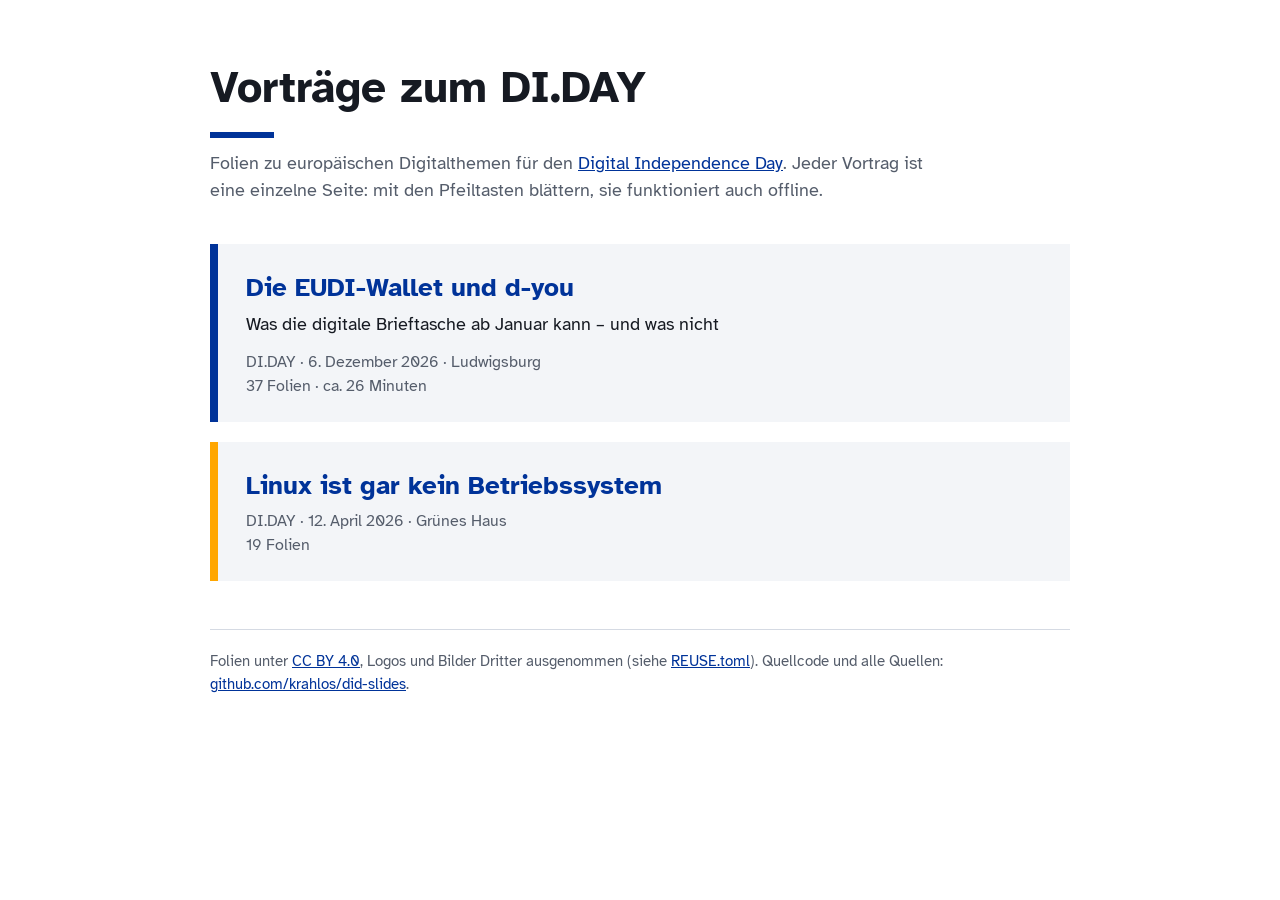
<file: index.html>
<!doctype html>
<html lang="de">
<head>
<meta charset="utf-8">
<meta name="viewport" content="width=device-width, initial-scale=1">
<title>Vorträge zum DI.DAY</title>
<meta name="author" content="krahlos">
<link rel="license" href="https://creativecommons.org/licenses/by/4.0/deed.de">
<style>
  @font-face { font-family: "Atkinson Hyperlegible"; font-weight: 400; src: url(src/fonts/atkinson-hyperlegible-latin-400-normal.woff2) format("woff2"); }
  @font-face { font-family: "Atkinson Hyperlegible"; font-weight: 700; src: url(src/fonts/atkinson-hyperlegible-latin-700-normal.woff2) format("woff2"); }
  :root { --accent: #003399; --ink: #161a22; --muted: #555d6b; --rule: #d5dae3; --panel: #f3f5f8; }
  body { margin: 0; font: 18px/1.5 "Atkinson Hyperlegible", system-ui, sans-serif; color: var(--ink); background: #fff; }
  main { max-width: 860px; margin: 0 auto; padding: 64px 24px; }
  a { color: var(--accent); }
  header h1 { font-size: 44px; line-height: 1.1; margin: 0 0 12px; }
  header h1::after { content: ""; display: block; width: 64px; height: 6px; background: var(--accent); margin-top: 20px; }
  header p { color: var(--muted); margin: 0 0 40px; max-width: 60ch; }
  ul { list-style: none; margin: 0; padding: 0; display: grid; gap: 20px; }
  li a { display: block; padding: 24px 28px; background: var(--panel); border-left: 8px solid var(--bar); color: inherit; text-decoration: none; }
  li a:hover, li a:focus-visible { outline: 3px solid var(--accent); outline-offset: 2px; }
  h2 { font-size: 26px; margin: 0 0 4px; color: var(--accent); }
  .sub { margin: 0 0 12px; }
  .meta { margin: 0; color: var(--muted); font-size: 16px; }
  footer { margin-top: 48px; padding-top: 20px; border-top: 1px solid var(--rule); color: var(--muted); font-size: 15px; }
</style>
</head>
<body>
<!-- Generated by src/build.js from data/*/deck.toml. Do not edit by hand. -->
<main>
  <header>
    <h1>Vorträge zum DI.DAY</h1>
    <p>Folien zu europäischen Digitalthemen für den <a href="https://di.day">Digital Independence Day</a>. Jeder Vortrag ist eine einzelne Seite: mit den Pfeiltasten blättern, sie funktioniert auch offline.</p>
  </header>
  <ul>
    <li style="--bar: #003399">
      <a href="eudi-wallet.index.html">
        <h2>Die EUDI-Wallet und d-you</h2>
        <p class="sub">Was die digitale Brieftasche ab Januar kann – und was nicht</p>
        <p class="meta">DI.DAY · 6. Dezember 2026 · Ludwigsburg</p>
        <p class="meta">37 Folien · ca. 26 Minuten</p>
      </a>
    </li>
    <li style="--bar: #ffa600">
      <a href="linux.index.html">
        <h2>Linux ist gar kein Betriebssystem</h2>
        <p class="meta">DI.DAY · 12. April 2026 · Grünes Haus</p>
        <p class="meta">19 Folien</p>
      </a>
    </li>
  </ul>
  <footer>
    Folien unter <a href="https://creativecommons.org/licenses/by/4.0/deed.de">CC BY 4.0</a>, Logos und Bilder Dritter ausgenommen (siehe <a href="https://github.com/krahlos/did-slides/blob/main/REUSE.toml">REUSE.toml</a>).
    Quellcode und alle Quellen: <a href="https://github.com/krahlos/did-slides">github.com/krahlos/did-slides</a>.
  </footer>
</main>
</body>
</html>
</file>
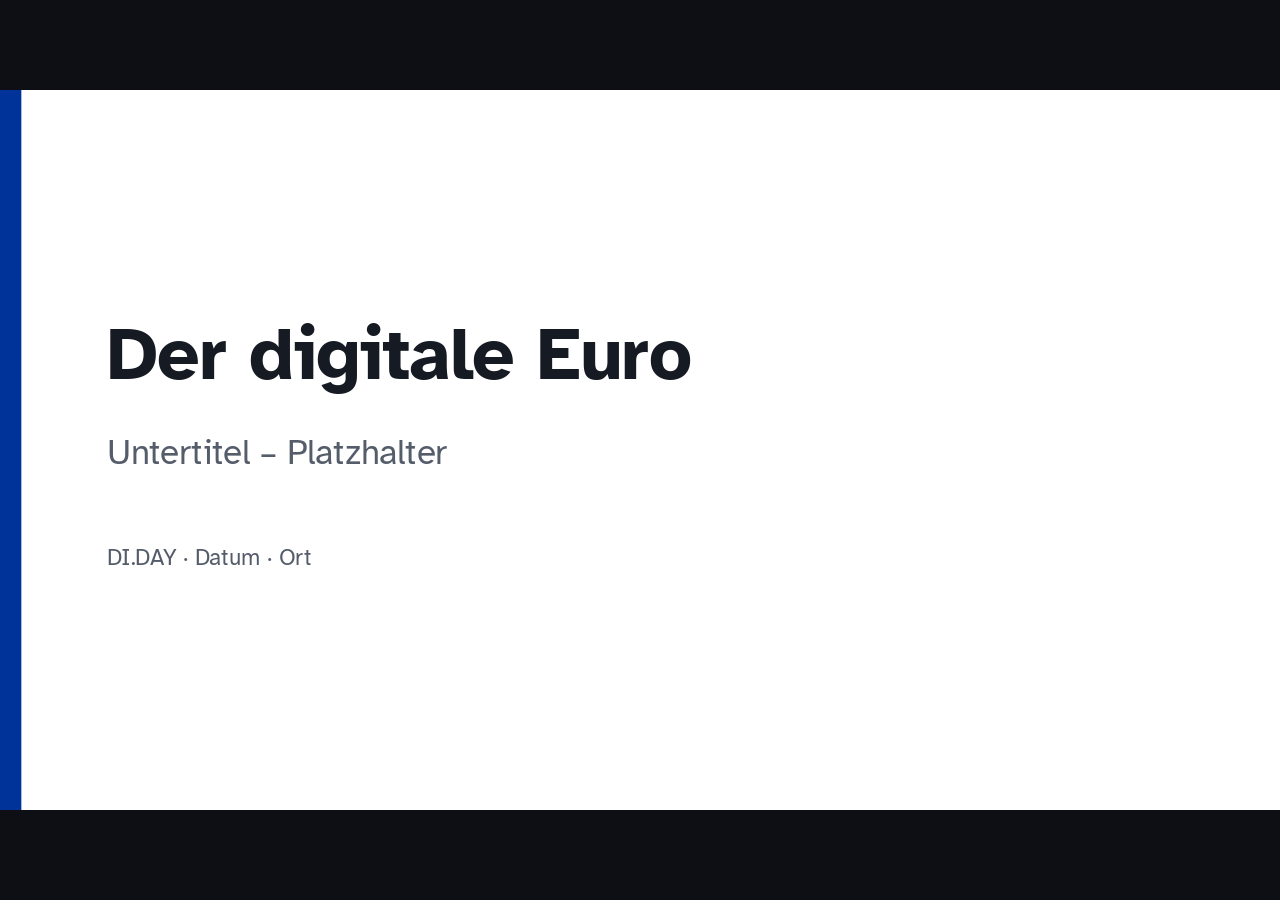
<file: digitaler-euro.index.html>
<!doctype html>
<html lang="de" data-theme="eu">
<head>
<meta charset="utf-8">
<meta name="viewport" content="width=device-width, initial-scale=1">
<title>Der digitale Euro</title>
<meta name="author" content="krahlos">
<link rel="license" href="https://creativecommons.org/licenses/by/4.0/deed.de">
<link rel="stylesheet" href="src/style.css">
<link rel="stylesheet" href="src/eu.style.css">
<link rel="stylesheet" href="src/gruene.style.css">
<link rel="stylesheet" href="src/did.style.css">
</head>
<body data-duration="0">
<!-- Generated by src/build.js from data/digitaler-euro/. Do not edit by hand. -->
<div class="deck">
<section class="slide layout-title">
<div class="content"><h1>Der digitale Euro</h1>
<h2>Untertitel – Platzhalter</h2>
<p>DI.DAY · Datum · Ort</p>
</div>
</section>
</div>
<div class="progress"><span></span></div>
<script src="src/deck.js"></script>
</body>
</html>
</file>
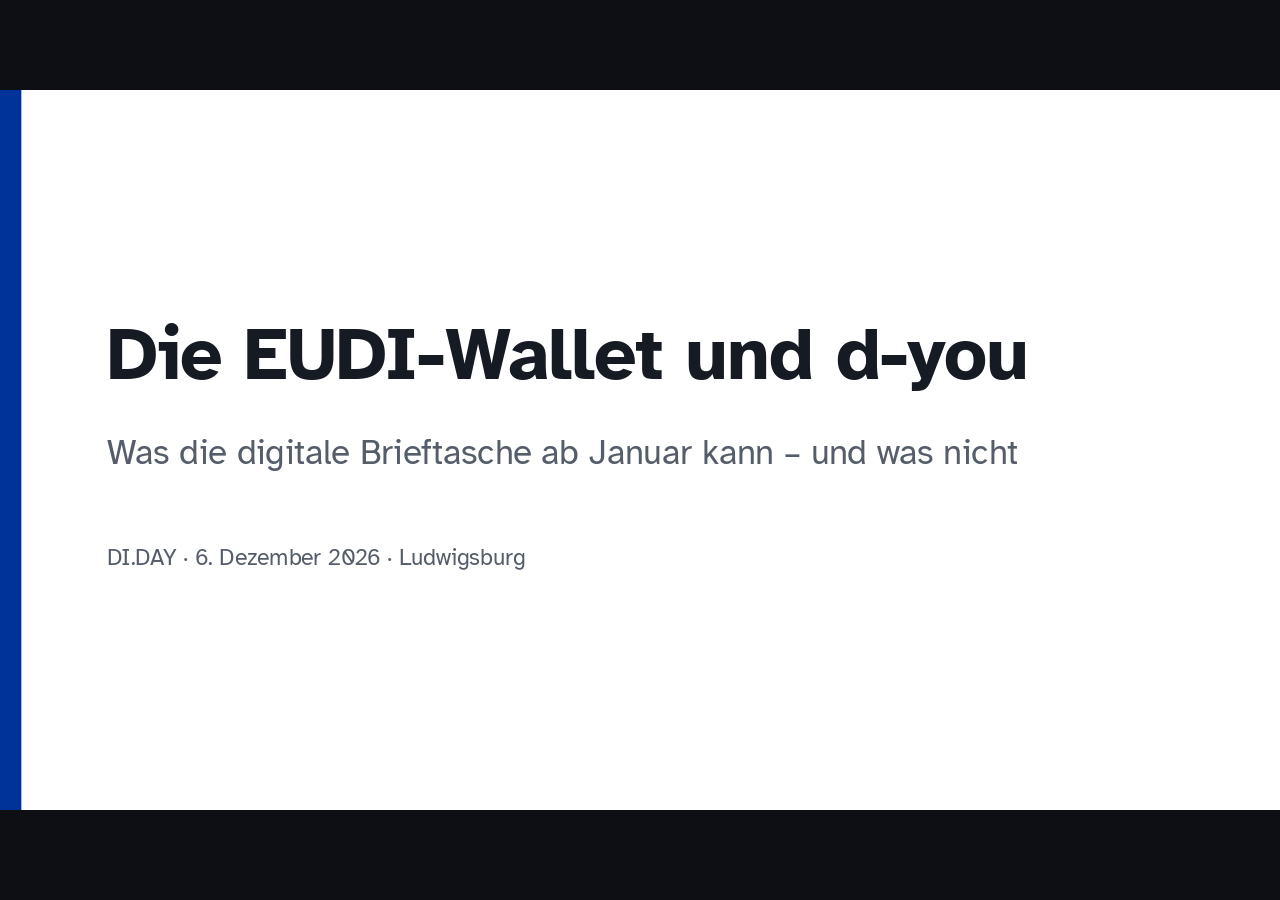
<file: eudi-wallet.index.html>
<!doctype html>
<html lang="de" data-theme="eu">
<head>
<meta charset="utf-8">
<meta name="viewport" content="width=device-width, initial-scale=1">
<title>Die EUDI-Wallet und d-you</title>
<meta name="author" content="krahlos">
<link rel="license" href="https://creativecommons.org/licenses/by/4.0/deed.de">
<link rel="stylesheet" href="src/style.css">
<link rel="stylesheet" href="src/eu.style.css">
<link rel="stylesheet" href="src/gruene.style.css">
<link rel="stylesheet" href="src/did.style.css">
</head>
<body data-duration="26">
<!-- Generated by src/build.js from data/eudi-wallet/. Do not edit by hand. -->
<div class="deck">
<section class="slide layout-title">
<div class="content"><h1>Die EUDI-Wallet und d-you</h1>
<h2>Was die digitale Brieftasche ab Januar kann – und was nicht</h2>
<p>DI.DAY · 6. Dezember 2026 · Ludwigsburg</p>
</div>
<aside class="notes"><p>Entwurf nach Gliederung „Spannungsbogen“. Stand der Fakten: Recherche vom 3.11.2026 –
alle Stellen mit PRÜFEN kurz vor dem Vortrag nachsehen.</p>
</aside></section>

<section class="slide layout-statement">
<div class="content"><h2>Ausweisfoto hochgeladen?</h2>
<p>Für den Handyvertrag, die Mietwohnung, das Carsharing …</p>
</div>
<footer><span></span><span></span><span>2 / 37</span></footer><aside class="notes"><p>Handzeichen: Wer hat schon mal ein Foto vom Personalausweis hochgeladen? Wer war schon mal im Video-Ident?</p>
<p>Überleitung: Am 2. Januar 2027 – in knapp vier Wochen – soll das anders gehen. Ob es besser wird, klären wir heute.</p>
<p>PRÜFEN: Starttermin 2.1.2027 kurz vor dem Vortrag bestätigen (eudi-wallet.gov.de).</p>
</aside></section>

<section class="slide layout-section">
<div class="content"><div class="no">01</div><h2>Das Problem und die europäische Idee</h2>
</div>
<aside class="notes"><p>Erst das Problem, dann die Lösung – so wird klar, wozu die Regeln da sind. Ca. 4–5 Minuten für diesen Teil.</p>
</aside></section>

<section class="slide layout-default" data-steps>
<div class="content"><h2>Vier Probleme, die die EU lösen will</h2>
<ol>
<li><strong>Ausweise enden an der Grenze</strong>: nationale eIDs funktionieren kaum EU-weit</li>
<li><strong>Nur Identität, keine Nachweise</strong>: Führerschein, Zeugnis, Alter – meist Papier, Scan oder Video-Ident</li>
<li><strong>Zu viele Daten</strong>: Wer sein Alter zeigt, zeigt auch Name, Adresse, Ausweisnummer</li>
<li><strong>Big Tech am Login</strong>: Anmelden mit Google, Apple oder Facebook</li>
</ol>
</div>
<footer><span>1 · Problem &amp; Idee</span><span>VO (EU) 2024/1183, ErwG 7, Art. 5f</span><span>4 / 37</span></footer><aside class="notes"><ol>
<li>eIDAS 2014 verpflichtete die Staaten nicht, eine eID anzubieten; Anerkennung nur freiwillig, Flickenteppich, manche Staaten ohne eID (Erwägungsgrund 7).</li>
<li>Der Online-Ausweis bestätigt, wer man ist – nicht, was man darf.</li>
<li>Ziel: nur einzelne Angaben freigeben, im Idealfall nur „über 18: ja“.</li>
<li>Deshalb müssen auch sehr große Online-Plattformen die Wallet akzeptieren (Art. 5f).</li>
</ol>
<p>Einordnung: Das ist der Anspruch der Verordnung. Ob die Wallet das einlöst, ist genau der Streitpunkt am Ende.</p>
</aside></section>

<section class="slide layout-default">
<div class="content"><h2>eIDAS 2.0: jeder Staat bietet eine Wallet an</h2>
<ul>
<li><strong>Pflicht</strong>: mindestens eine Wallet je Mitgliedstaat, EU-weit anerkannt</li>
<li><strong>Freiwillig und kostenlos</strong>: wer keine nutzt, darf nicht benachteiligt werden</li>
<li><strong>Open Source</strong>: Quellcode der App unter offener Lizenz</li>
<li><strong>Datensparsam</strong>: einzelne Angaben freigeben, Pseudonyme, kein Tracking</li>
<li><strong>Transparent</strong>: Protokoll aller Abfragen in der App</li>
</ul>
<div class="logos"><span class="logo-placeholder">EU</span></div></div>
<footer><span>1 · Problem &amp; Idee</span><span>VO (EU) 2024/1183, Art. 5a</span><span>5 / 37</span></footer><aside class="notes"><p>Rechtsgrundlage: Verordnung (EU) 2024/1183, oft „eIDAS 2.0“. Fundstellen: Pflicht Art. 5a Abs. 1; Anbieter Abs. 2; Open Source Abs. 3; kostenlos Abs. 13; Freiwilligkeit Abs. 15; Datensparsamkeit Abs. 4 und 16; Dashboard Abs. 4 lit. d.</p>
<p>Dienste, die Daten abfragen wollen, müssen sich registrieren und angeben, welche Daten sie wozu verlangen (Art. 5b).</p>
<p>Hinweis: Zero-Knowledge-Proofs nennt die Verordnung als zu integrierende Technik (ErwG 14), schreibt aber keine Technologie vor – darauf kommt die Kritik später zurück.</p>
<p>Logo: EU-Emblem nur ohne Eindruck einer Billigung durch die EU verwenden.</p>
</aside></section>

<section class="slide layout-default">
<div class="content"><h2>Was in der Wallet liegen soll</h2>
<ul>
<li><strong>Identität (PID)</strong>: abgeleitet aus dem staatlichen Ausweis</li>
<li><strong>Nachweise (EAA)</strong>: z. B. Führerschein, Zeugnisse, Berechtigungen</li>
<li><strong>Unterschrift</strong>: qualifizierte elektronische Signatur, für Private kostenlos</li>
</ul>
</div>
<footer><span>1 · Problem &amp; Idee</span><span>VO (EU) 2024/1183, ErwG 7, 54, 55</span><span>6 / 37</span></footer><aside class="notes"><p>PID = Personenidentifizierungsdaten, EAA = elektronische Attributsbescheinigungen. Die kostenlose qualifizierte Signatur gilt für nicht-berufliche Zwecke (Art. 5a Abs. 5 lit. g).</p>
</aside></section>

<section class="slide layout-default">
<div class="content"><h2>Wer die Wallet akzeptieren muss</h2>
<ul>
<li><strong>Behörden</strong>, die online identifizieren</li>
<li><strong>Private mit starker Authentifizierung</strong>: Banken, Energie, Telekommunikation, Verkehr – ab Ende 2027</li>
<li><strong>Sehr große Online-Plattformen</strong></li>
</ul>
</div>
<footer><span>1 · Problem &amp; Idee</span><span>VO (EU) 2024/1183, Art. 5f</span><span>7 / 37</span></footer><aside class="notes"><p>Frist für Private: spätestens 36 Monate nach Inkrafttreten der Durchführungsrechtsakte, laut Gliederung ab 24.12.2027.</p>
<p>Das ist der Hebel, der die Wallet im Alltag nützlich machen dürfte – darauf kommen wir bei „Was bringt mir das?“ zurück.</p>
</aside></section>

<section class="slide layout-section">
<div class="content"><div class="no">02</div><h2>Der lange Weg</h2>
</div>
<aside class="notes"><p>Zeitleiste kurz halten, ca. 4 Minuten.</p>
</aside></section>

<section class="slide layout-statement">
<div class="content"><h2>5½ Jahre</h2>
<p>vom Vorschlag der EU-Kommission (Juni 2021) bis zum geplanten Start in Deutschland (2. Januar 2027)</p>
</div>
<footer><span>2 · Der lange Weg</span><span>EP Legislative Train; eudi-wallet.gov.de</span><span>9 / 37</span></footer></section>

<section class="slide layout-timeline" data-steps>
<div class="content"><h2>Europa</h2>
<ul>
<li><strong>06/2021</strong> Kommission legt den Vorschlag vor</li>
<li><strong>06/2023</strong> Einigung im Trilog</li>
<li><strong>05/2024</strong> Verordnung tritt in Kraft</li>
<li><strong>11/2024</strong> Technische Durchführungsrechtsakte</li>
<li><strong>12/2026</strong> Frist für die Mitgliedstaaten</li>
</ul>
</div>
<footer><span>2 · Der lange Weg</span><span>EP Legislative Train; EUR-Lex; EU-Kommission</span><span>10 / 37</span></footer><aside class="notes"><p>Daten: Vorschlag COM(2021) 281 am 03.06.2021; vorläufige Einigung 29.06.2023, Trilog abgeschlossen 08.11.2023; Parlament 29.02.2024 (335 : 190 : 31), Rat 26.03.2024; Inkrafttreten 20.05.2024; erste Durchführungsverordnungen beschlossen 28.11.2024, in Kraft 20 Tage nach Amtsblatt (04.12.2024).</p>
<p>Parallel: vier Großpiloten ab 01.04.2023 mit über 350 Organisationen.</p>
<p>Frist: 24 Monate nach Inkrafttreten der ersten Durchführungsrechtsakte (Art. 5a Abs. 1), rechnerisch Ende Dezember 2026.</p>
</aside></section>

<section class="slide layout-timeline" data-steps>
<div class="content"><h2>Deutschland</h2>
<ul>
<li><strong>07/2023</strong> Offener Konsultationsprozess startet</li>
<li><strong>04/2024</strong> SPRIND-Wettbewerb für Prototypen</li>
<li><strong>05/2025</strong> Digitalministerium übernimmt</li>
<li><strong>09/2026</strong> Name „d-you“, rund 40 Partner</li>
<li><strong>10/2026</strong> Bundestag beschließt das DIdG</li>
<li><strong>01/2027</strong> Geplanter Start</li>
</ul>
</div>
<footer><span>2 · Der lange Weg</span><span>Drs. 21/7319; SPRIND; Bundestag; eudi-wallet.gov.de</span><span>11 / 37</span></footer><aside class="notes"><p>Kick-off 31.07.2023 (BMI, Dokumente auf openCoDE); Funke-Wettbewerb ab 11.04.2024; Okt. 2024 Architekturentscheidung „signierte Daten“; BMDS seit 06.05.2025 federführend; Name am 09.09.2026; Digitale Identitätengesetz am 15.10.2026; Start 02.01.2027.</p>
<p>Pointe: Die EU-Frist endet rechnerisch Ende Dezember 2026, der Start ist für den 2. Januar geplant. Die Bundesregierung nennt den Start fristgerecht – das als ihre Aussage kennzeichnen.</p>
<p>PRÜFEN: Stand im Bundesrat zum DIdG.</p>
</aside></section>

<section class="slide layout-section">
<div class="content"><div class="no">03</div><h2>Und was bringt mir das?</h2>
</div>
<aside class="notes"><p>Herzstück des Vortrags, ca. 7 Minuten.</p>
</aside></section>

<section class="slide layout-default">
<div class="content"><h2>d-you: die Wallet des Bundes</h2>
<ul>
<li><strong>Ab 2. Januar 2027</strong> für Android und iOS geplant</li>
<li><strong>Freiwillig und kostenlos</strong>, ersetzt keinen Ausweis</li>
<li><strong>Anbieter</strong>: Common Codes GmbH im Auftrag des Digitalministeriums</li>
<li><strong>Private Wallets</strong> sollen später ebenfalls zugelassen werden</li>
</ul>
<div class="logos"><span class="logo-placeholder">d-you</span></div></div>
<footer><span>3 · Was bringt's?</span><span>eudi-wallet.gov.de; Bundestag</span><span>13 / 37</span></footer><aside class="notes"><p>Name und Logo am 09.09.2026 von Digitalminister Karsten Wildberger vorgestellt. „d“ steht laut BMDS u. a. für digital und Deutschland, „you“ für Nutzerorientierung.</p>
<p>PRÜFEN: Nutzungshinweise zum d-you-Logo lesen, bevor es eingesetzt wird.</p>
</aside></section>

<section class="slide layout-default" data-steps>
<div class="content"><h2>So wird d-you eingerichtet</h2>
<ol>
<li>App installieren, Bildschirmsperre aktivieren</li>
<li>Personalausweis per NFC ans Handy halten, eID-PIN eingeben</li>
<li>Eigene Wallet-PIN festlegen</li>
<li>Die Identitätsdaten landen in der Wallet</li>
</ol>
</div>
<footer><span>3 · Was bringt's?</span><span>Architekturdokumentation (openCoDE)</span><span>14 / 37</span></footer><aside class="notes"><p>Auch mit elektronischem Aufenthaltstitel (Nicht-EU-Bürger). Technisch über das AusweisApp-SDK. Die Wallet-PIN schützt Schlüssel in einem gesicherten Server-Modul des Anbieters („Remote WSCA“). Ausgabe in zwei Formaten (SD-JWT VC und ISO mdoc).</p>
<p>Wichtig für das Publikum: Man braucht die eID-PIN des Personalausweises – wer sie nicht kennt, muss sie vorher besorgen.</p>
</aside></section>

<section class="slide layout-default">
<div class="content"><h2>Was zum Start gehen soll</h2>
<ul>
<li><strong>Alter nachweisen, Verträge abschließen, Konto eröffnen</strong></li>
<li>Rund <strong>40 Partner</strong>, u. a. Sparkassen, Volksbanken, Vodafone, Deutsche Post, Rossmann, E.ON, Rentenversicherung, Arbeitsagentur</li>
<li><strong>Krankenkassen</strong>: Anmeldung bei der Gesundheits-ID (ePA, E-Rezept)</li>
<li><strong>A-Trust</strong>: qualifizierte Signatur, für begrenzte Zeit kostenlos</li>
</ul>
</div>
<footer><span>3 · Was bringt's?</span><span>BMDS-Pressemitteilung 53/2026; Börsen-Zeitung, 06.11.2026</span><span>15 / 37</span></footer><aside class="notes"><p>Sparkassen: d-you in zehn Identifizierungsprozessen, z. B. bei Konto- und Depoteröffnung.</p>
<p>Offen sagen: Bei vielen Partnern ist noch nicht öffentlich, was genau sie anbieten.</p>
<p>PRÜFEN: Partnerliste und Startumfang kurz vor dem Vortrag. netzpolitik.org berichtete im September, zunächst sei nur der Ausweis nutzbar.</p>
</aside></section>

<section class="slide layout-timeline" data-steps>
<div class="content"><h2>Was danach kommen soll</h2>
<ul>
<li><strong>Q1/2027</strong> Studierendenausweis, KfW</li>
<li><strong>Q2/2027</strong> erste Nachweise aus Behördenregistern</li>
<li><strong>Sommer 2027</strong> Sparkassen-Filialen</li>
<li><strong>24.12.2027</strong> Annahmepflicht für Banken, Energie, Telekom, große Plattformen</li>
<li><strong>12/2028</strong> Versicherungsnachweis statt Gesundheitskarte</li>
</ul>
</div>
<footer><span>3 · Was bringt's?</span><span>HS Zittau/Görlitz; Börsen-Zeitung; Drs. 21/7319</span><span>16 / 37</span></footer><aside class="notes"><p>Q1: digitaler Studierendenausweis (HS Zittau/Görlitz), digitale Immatrikulation zum Sommersemester; KfW. Q2: zentraler Ausstellungsdienst für Behördennachweise; Volks- und Raiffeisenbanken. 1.12.2028: Versicherungsnachweis – bisher nur Referentenentwurf.</p>
<p>Führerschein: offen. Die Regierung nannte ihn im Juli 2026 für den Start, aktuelle Berichte sprechen von „später, ohne Termin“. PRÜFEN.</p>
</aside></section>

<section class="slide layout-default">
<div class="content"><h2>Noch ohne Termin</h2>
<ul>
<li><strong>Pseudonym einloggen</strong></li>
<li><strong>Alter nachweisen, ohne Identität</strong> (Zero-Knowledge-Proof)</li>
<li><strong>Unterschreiben direkt in der App</strong></li>
<li><strong>Bezahlen</strong> und Wallet-zu-Wallet</li>
<li><strong>Im EU-Ausland</strong>, sobald andere Staaten ihre Wallets ausrollen</li>
</ul>
</div>
<footer><span>3 · Was bringt's?</span><span>Drs. 21/7319</span><span>17 / 37</span></footer><aside class="notes"><p>Laut Bundesregierung fehlen für Pseudonyme, Signatur, Zahlungen und Wallet-zu-Wallet noch EU-Spezifikationen; ZKP-Verfahren sind auf EU-Ebene noch nicht festgelegt. Der Bundestag fordert, Pseudonyme schnellstmöglich nachzuliefern.</p>
</aside></section>

<section class="slide layout-statement">
<div class="content"><h2>Erst Komfort</h2>
<p>Zum Start ersetzt d-you vor allem Foto-Upload und Video-Ident. Den großen Schub dürfte erst die Annahmepflicht ab Ende 2027 bringen.</p>
</div>
<footer><span>3 · Was bringt's?</span><span>Einordnung nach BMDS und Drs. 21/7319</span><span>18 / 37</span></footer><aside class="notes"><p>Die ehrliche Antwort auf „Was bringt mir das?“: Den Ausweis liest man einmal ein, statt ihn jedes Mal ans Handy zu halten. Der große Nutzen hängt davon ab, wie viele Nachweise und Akzeptanzstellen 2027 dazukommen.</p>
<p>Als Einordnung kennzeichnen, nicht als Tatsache.</p>
</aside></section>

<section class="slide layout-table">
<div class="content"><h2>Welches Handy man braucht</h2>
<table>
<thead>
<tr>
<th></th>
<th>Android</th>
<th>iOS</th>
</tr>
</thead>
<tbody><tr>
<td>System</td>
<td>Android 14 bis 17</td>
<td>iOS 18 oder 26</td>
</tr>
<tr>
<td>Schlüsselspeicher</td>
<td>TEE oder StrongBox</td>
<td>Secure Enclave</td>
</tr>
<tr>
<td>Außerdem</td>
<td>NFC, Internet, Bildschirmsperre</td>
<td>Internet, Bildschirmsperre</td>
</tr>
</tbody></table>
</div>
<footer><span>3 · Was bringt's?</span><span>Architekturdokumentation; Drs. 21/7319</span><span>19 / 37</span></footer><aside class="notes"><p>Stand Juli 2026 laut Architekturdokumentation; Mindest-Patchstände dort noch offen.</p>
<p>Abweichung: Die Bundesregierung nennt in Drs. 21/7319 „Android ab Version 13“ und schätzt, dass mehr als 80 Prozent der Geräte erreicht werden. PRÜFEN.</p>
<p>Laut derselben Antwort kein Google- oder Apple-Konto nötig, keine Play Integrity API.</p>
<p>Zum Kürzen: diese Folie weglassen.</p>
</aside></section>

<section class="slide layout-default">
<div class="content"><h2>Was das Projekt zum Datenschutz verspricht</h2>
<ul>
<li>Nachweise <strong>verschlüsselt auf dem Gerät</strong>, keine zentrale Datensammlung</li>
<li>Wallet prüft jede Anfrage gegen den <strong>registrierten Zweck</strong></li>
<li><strong>Einmal-Nachweise</strong>, damit Anfragen nicht verknüpfbar sind</li>
<li><strong>Protokoll</strong> aller Anfragen, Sperre bei Geräteverlust</li>
<li><strong>Offener Quellcode</strong>, Bug-Bounty bis 40.000 US-Dollar</li>
</ul>
</div>
<footer><span>3 · Was bringt's?</span><span>eudi-wallet.gov.de; GitHub german-national-wallet</span><span>20 / 37</span></footer><aside class="notes"><p>Bewusst als Versprechen des Projekts formuliert – die Kritik dazu kommt im Teil „Der Streit“.</p>
<p>Quellcode der Apps und des Backends auf GitHub (Organisation „german-national-wallet“, Lizenz EUPL-1.2 bzw. Apache-2.0), Architektur auf openCoDE, öffentliches Bug-Bounty über HackerOne seit Mitte September 2026.</p>
</aside></section>

<section class="slide layout-section">
<div class="content"><div class="no">04</div><h2>Wer baut das?</h2>
</div>
<aside class="notes"><p>Ca. 3 Minuten. Ungewöhnliche Konstellation.</p>
</aside></section>

<section class="slide layout-cards">
<div class="content"><h2>Wer was macht</h2>
<div class="cols"><div class="col"><span class="card-logo"></span><h3>BMDS</h3>
<p><strong>Auftrag</strong>, politische Verantwortung</p>
<p>Digitalministerium, bis Mai 2025 beim BMI</p>
</div><div class="col"><img class="card-logo" src="data/eudi-wallet/img/logos/sprind.svg" alt=""><h3>SPRIND</h3>
<p><strong>Projektleitung</strong> und Entwicklung</p>
</div><div class="col"><span class="card-logo"></span><h3>Common Codes</h3>
<p><strong>Anbieter</strong> der Wallet</p>
<p>Aus SPRIND ausgegliedert</p>
</div><div class="col"><span class="card-logo"></span><h3>Bundesnetzagentur</h3>
<p><strong>Aufsicht</strong></p>
</div></div></div>
<footer><span>4 · Wer baut das?</span><span>eudi-wallet.gov.de; Drs. 21/7319; Bundestag</span><span>22 / 37</span></footer><aside class="notes"><p>Partner laut Projektseite: BSI, Bundesdruckerei, Fraunhofer AISEC, PwC, Agentur Meiré und Meiré. Common Codes im Mai 2026 als Orchestrator gegründet. Aufsicht laut Digitale Identitätengesetz.</p>
<p>Logos: erscheinen über der Karte, sobald <code>img/logos/bmds.svg</code> bzw. <code>common-codes.svg</code> liegt (SPRIND: freigegeben 24.11.2026). Bundesnetzagentur hat das Logo abgelehnt (24.11.2026), nur im Text nennen. Fehlende Logos meldet der Build bei Karten nicht.</p>
<p>PRÜFEN: Logo-Rechte BMDS und Common Codes (Anfragen siehe .cache/logo-rechte/tracking.csv).</p>
</aside></section>

<section class="slide layout-default">
<div class="content"><h2>SPRIND: eine Innovationsagentur baut Infrastruktur</h2>
<ul>
<li><strong>Bundesagentur für Sprunginnovationen</strong>, gegründet 2019, Sitz Leipzig</li>
<li>Eigentlich zuständig für <strong>radikal neue Technologien</strong></li>
<li>Für die Wallet: <strong>Wettbewerb statt Ausschreibung</strong>, 15 Monate, drei Stufen</li>
<li>Für den Dauerbetrieb: Ausgründung <strong>Common Codes GmbH</strong></li>
</ul>
<div class="logos"><img src="data/eudi-wallet/img/logos/sprind.svg" alt="SPRIND"></div></div>
<footer><span>4 · Wer baut das?</span><span>SPRIND; SPRIND-Freiheitsgesetz</span><span>23 / 37</span></footer><aside class="notes"><p>Funke-Wettbewerb „EUDI Wallet Prototypes“ ab 11.04.2024: bis 300.000 € je Team in Stufe 1 und 2, bis 450.000 € je Finalist in Stufe 3; Abschlusskonferenz 14.10.2025. Seit dem SPRIND-Freiheitsgesetz (22.12.2023) gesetzlich verankert, mit flexibleren Haushaltsregeln.</p>
<p>Sachlich einordnen: Dass eine Innovationsagentur dauerhaft zu betreibende Infrastruktur entwickelt, ist ungewöhnlich. Die Übergabe an Common Codes ist die Antwort des Projekts auf die Betriebsfrage.</p>
</aside></section>

<section class="slide layout-statement">
<div class="content"><h2>214 Mio. €</h2>
<p>Kosten des Bundes 2023 bis 2028, netto – ohne Kosten für Aussteller und Akzeptanzstellen</p>
</div>
<footer><span>4 · Wer baut das?</span><span>Drs. 21/7319</span><span>24 / 37</span></footer><aside class="notes"><p>79,3 Mio. € für 2023–2026 und 135,0 Mio. € für 2027–2028, jeweils netto, laut Antwort der Bundesregierung (Drs. 21/7319).</p>
</aside></section>

<section class="slide layout-section">
<div class="content"><div class="no">05</div><h2>Der Streit</h2>
</div>
<aside class="notes"><p>Kritik und Gegenposition immer als Paar. Ca. 5–7 Minuten. Bericht, Kommentar und Kolumne auseinanderhalten.</p>
</aside></section>

<section class="slide layout-procon" data-steps>
<div class="content"><h2>Signierte Daten</h2>
<div class="cols"><div class="col"><h3>Kritik</h3>
<ul>
<li>Signaturen machen Daten dauerhaft fälschungssicher</li>
<li>und damit wertvoll für Datenhandel</li>
</ul>
</div><div class="col"><h3>Regierung / Projekt</h3>
<ul>
<li>Ein „authentifizierter Kanal“ würde den Aussteller bei jeder Nutzung einbinden</li>
<li>Signierte Daten schützen besser vor Beobachtung; BSI hat zugestimmt</li>
</ul>
</div></div></div>
<footer><span>5 · Der Streit</span><span>netzpolitik.org; vzbv; Drs. 21/7319</span><span>26 / 37</span></footer><aside class="notes"><p>Kritik laut netzpolitik.org von BSI, BfDI und Forschenden, dazu ein Gutachten für den vzbv. Gegenposition aus Drs. 21/7319; Architekturentscheidung des BMI im Oktober 2024 nach Optionsanalyse mit SPRIND, BSI und BfDI.</p>
</aside></section>

<section class="slide layout-procon" data-steps>
<div class="content"><h2>Pseudonyme und Zero-Knowledge-Proofs</h2>
<div class="cols"><div class="col"><h3>Kritik</h3>
<ul>
<li>Zum Start fehlen Pseudonyme und anonyme Altersnachweise</li>
<li>Damit fehlt der Kern der Datensparsamkeit</li>
</ul>
</div><div class="col"><h3>Regierung / Projekt</h3>
<ul>
<li>EU-Spezifikationen fehlen noch</li>
<li>Nachlieferung Schritt für Schritt; Bundestag fordert Priorität</li>
</ul>
</div></div></div>
<footer><span>5 · Der Streit</span><span>Bundestag; vzbv; Drs. 21/7319</span><span>27 / 37</span></footer><aside class="notes"><p>Kritik von Grünen, Linken, vzbv und BfDI. Der BfDI-Vertreter wies in der Anhörung am 06.10.2026 darauf hin, dass die erste Version nicht alle eIDAS-Funktionen erfüllt. Der Bundestag hat per Entschließung gefordert, die Pseudonymfunktion schnellstmöglich nachzuliefern.</p>
</aside></section>

<section class="slide layout-procon" data-steps>
<div class="content"><h2>Sicherheit und Zeitplan</h2>
<div class="cols"><div class="col"><h3>Kritik</h3>
<ul>
<li>Sicherheitsvorgaben des BSI erst Ende 2026</li>
<li>Viele Smartphones ohne aktuelle Updates</li>
</ul>
</div><div class="col"><h3>Regierung / Projekt</h3>
<ul>
<li>Pentests, Zertifizierung, Bug-Bounty, offener Quellcode</li>
<li>Start „unter Berücksichtigung eventueller Restrisiken“</li>
</ul>
</div></div></div>
<footer><span>5 · Der Streit</span><span>Tagesspiegel Background; netzpolitik.org; Bundestag</span><span>28 / 37</span></footer><aside class="notes"><p>BSI-Richtlinie TR-03189 erst Ende 2026; Sicherheitsberatung spät ausgeschrieben (Bianca Kastl via Tagesspiegel Background und netzpolitik.org); Smartphones ohne Updates (Jiska Classen in der Anhörung). Zitat der Regierung aus Drs. 21/7319.</p>
<p>Tagesspiegel Background ist hinter Bezahlschranke – nur der Anriss wurde gelesen.</p>
</aside></section>

<section class="slide layout-procon" data-steps>
<div class="content"><h2>Abhängigkeit von Apple und Google</h2>
<div class="cols"><div class="col"><h3>Kritik</h3>
<ul>
<li>Nur über die App-Stores von Apple und Google</li>
<li>Nur für Android und iOS</li>
</ul>
</div><div class="col"><h3>Regierung / Projekt</h3>
<ul>
<li>Kein Google- oder Apple-Konto nötig, keine Play Integrity</li>
<li>Alternative App-Stores „angestrebt“</li>
</ul>
</div></div></div>
<footer><span>5 · Der Streit</span><span>heise online; Drs. 21/7319</span><span>29 / 37</span></footer><aside class="notes"><p>heise lobte im Kommentar vom 17.10.2026 den Verzicht auf Play Integrity, bemängelte aber eine nicht offengelegte Schutzkomponente. Kritik auch im Linke-Antrag und in Fachblogs.</p>
<p>Brücke zum Schluss: Unabhängigkeit entscheidet sich auch beim Betriebssystem.</p>
</aside></section>

<section class="slide layout-procon" data-steps>
<div class="content"><h2>Wer darf was abfragen?</h2>
<div class="cols"><div class="col"><h3>Kritik</h3>
<ul>
<li>Niemand prüft, ob die abgefragten Daten nötig sind</li>
<li>Gefahr eines „Cookie-Banner 2.0“</li>
</ul>
</div><div class="col"><h3>Regierung / Projekt</h3>
<ul>
<li>Registrierung prüft Identität und Angaben des Dienstes</li>
<li>Eine Angemessenheitsprüfung sieht das EU-Recht nicht vor</li>
</ul>
</div></div></div>
<footer><span>5 · Der Streit</span><span>vzbv; Drs. 21/7319</span><span>30 / 37</span></footer><aside class="notes"><p>Kritik von Bianca Kastl und vzbv. Gegenposition aus Drs. 21/7319.</p>
</aside></section>

<section class="slide layout-default">
<div class="content"><h2>Die Position der Grünen im Bundestag</h2>
<ul>
<li><strong>Für</strong> eine EUDI-Wallet, aber <strong>gegen</strong> das DIdG in dieser Form</li>
<li><strong>Pseudonyme</strong> als Voreinstellung, Altersnachweis ohne Identität</li>
<li>Nutzbar auch <strong>ohne außereuropäische Anbieter</strong>, etwa auf alternativen Betriebssystemen</li>
<li><strong>Start erst</strong> mit vollem eIDAS-Umfang und geprüfter Sicherheit</li>
</ul>
</div>
<footer><span>5 · Der Streit</span><span>Bundestag; Drs. 21/8624</span><span>31 / 37</span></footer><aside class="notes"><p>Abstimmung am 15.10.2026: Gesetz mit Koalitionsmehrheit angenommen gegen AfD, Grüne und Linke; die AfD lehnt die EU-Wallet anders als die Grünen grundsätzlich ab. Der Entschließungsantrag der Grünen (Drs. 21/8624) wurde abgelehnt.</p>
<p>Einordnung: Bei der Pseudonymfunktion decken sich Grüne und Koalition, der Unterschied liegt im Zeitpunkt – ob ein Start mit Teilfunktionen vertretbar ist.</p>
<p>Neutral vortragen: als Position der Fraktion, nicht als Bewertung des Vortrags.</p>
</aside></section>

<section class="slide layout-table">
<div class="content"><h2>Wie berichtet wird</h2>
<table>
<thead>
<tr>
<th>Medien</th>
<th>Tenor</th>
</tr>
</thead>
<tbody><tr>
<td>Fachpresse (netzpolitik.org, heise, Tagesspiegel Background)</td>
<td>überwiegend kritisch: Sicherheit, Datenschutz, Zeitplan</td>
</tr>
<tr>
<td>Allgemein und Wirtschaft (ZDFheute, Behörden Spiegel, Lebensmittel Zeitung)</td>
<td>eher Start, Nutzen, Partner</td>
</tr>
</tbody></table>
</div>
<footer><span>5 · Der Streit</span><span>netzpolitik.org; heise; ZDFheute; Behörden Spiegel</span><span>32 / 37</span></footer><aside class="notes"><p>netzpolitik.org versteht sich als Medium für digitale Grundrechte; Tagesspiegel Background ist ein Fachdienst hinter Bezahlschranke – beides offen benennen. Kommentarspalten sind nicht repräsentativ.</p>
</aside></section>

<section class="slide layout-section">
<div class="content"><div class="no">06</div><h2>Zurück zum Ausweisfoto</h2>
</div>
</section>

<section class="slide layout-default">
<div class="content"><h2>Was am 2. Januar wirklich geht</h2>
<ul>
<li><strong>Ausweis einmal einlesen</strong> statt Foto-Upload und Video-Ident – bei den teilnehmenden Partnern</li>
<li><strong>2027 beobachten</strong>: Führerschein, Pseudonyme, neue Nachweise</li>
<li><strong>Ende 2027</strong>: Annahmepflicht für Banken, Energie, Telekom, Plattformen</li>
<li>d-you läuft nur auf <strong>Android und iOS</strong></li>
</ul>
</div>
<footer><span>6 · Fazit</span><span>eudi-wallet.gov.de; Drs. 21/7319</span><span>34 / 37</span></footer><aside class="notes"><p>Bogen zum Anfang: Das Ausweisfoto könnte für viele Fälle verschwinden – wenn die Partner mitziehen.</p>
<p>Brücke zum DI.DAY: Wie unabhängig wir digital sind, entscheidet sich auch beim Betriebssystem. Gleich im Anschluss: Hilfe beim Umstieg auf Linux Mint.</p>
</aside></section>

<section class="slide layout-statement">
<div class="content"><h2>Fragen?</h2>
</div>
<footer><span>6 · Fazit</span><span></span><span>35 / 37</span></footer></section>

<section class="slide layout-sources has-qr">
<div class="content"><h2>Quellen</h2>
<div class="cols"><div class="col"><h3>Europäische Union</h3>
<ul>
<li>Verordnung (EU) 2024/1183 (eIDAS 2.0)</li>
<li>Durchführungsverordnungen 2024/2979 u. a.</li>
<li>EU-Parlament: Legislative Train</li>
<li>EU-Kommission: Großpiloten, ARF</li>
</ul>
</div><div class="col"><h3>Deutschland</h3>
<ul>
<li>Bundesregierung, Drs. 21/7319</li>
<li>Bundestag: DIdG, Anhörung</li>
<li>Grüne, Drs. 21/8624</li>
<li>eudi-wallet.gov.de, openCoDE, GitHub</li>
<li>SPRIND, BMDS-Pressemitteilung 53/2026</li>
</ul>
</div><div class="col"><h3>Medien</h3>
<ul>
<li>netzpolitik.org</li>
<li>heise online</li>
<li>Tagesspiegel Background</li>
<li>Börsen-Zeitung, ZDFheute</li>
<li>Behörden Spiegel, vzbv</li>
</ul>
</div></div><p class="license">Folien: krahlos · <a href="https://creativecommons.org/licenses/by/4.0/deed.de">CC BY 4.0</a></p></div>
<figure class="qr"><svg version="1.1" xmlns="http://www.w3.org/2000/svg" viewBox="0 0 41 41"  preserveAspectRatio="xMinYMin meet"><rect width="100%" height="100%" fill="white" cx="0" cy="0"/><path d="M2,2l1,0 0,1 -1,0 0,-1z M3,2l1,0 0,1 -1,0 0,-1z M4,2l1,0 0,1 -1,0 0,-1z M5,2l1,0 0,1 -1,0 0,-1z M6,2l1,0 0,1 -1,0 0,-1z M7,2l1,0 0,1 -1,0 0,-1z M8,2l1,0 0,1 -1,0 0,-1z M11,2l1,0 0,1 -1,0 0,-1z M13,2l1,0 0,1 -1,0 0,-1z M16,2l1,0 0,1 -1,0 0,-1z M17,2l1,0 0,1 -1,0 0,-1z M19,2l1,0 0,1 -1,0 0,-1z M20,2l1,0 0,1 -1,0 0,-1z M22,2l1,0 0,1 -1,0 0,-1z M25,2l1,0 0,1 -1,0 0,-1z M28,2l1,0 0,1 -1,0 0,-1z M30,2l1,0 0,1 -1,0 0,-1z M32,2l1,0 0,1 -1,0 0,-1z M33,2l1,0 0,1 -1,0 0,-1z M34,2l1,0 0,1 -1,0 0,-1z M35,2l1,0 0,1 -1,0 0,-1z M36,2l1,0 0,1 -1,0 0,-1z M37,2l1,0 0,1 -1,0 0,-1z M38,2l1,0 0,1 -1,0 0,-1z M2,3l1,0 0,1 -1,0 0,-1z M8,3l1,0 0,1 -1,0 0,-1z M15,3l1,0 0,1 -1,0 0,-1z M20,3l1,0 0,1 -1,0 0,-1z M21,3l1,0 0,1 -1,0 0,-1z M24,3l1,0 0,1 -1,0 0,-1z M27,3l1,0 0,1 -1,0 0,-1z M29,3l1,0 0,1 -1,0 0,-1z M30,3l1,0 0,1 -1,0 0,-1z M32,3l1,0 0,1 -1,0 0,-1z M38,3l1,0 0,1 -1,0 0,-1z M2,4l1,0 0,1 -1,0 0,-1z M4,4l1,0 0,1 -1,0 0,-1z M5,4l1,0 0,1 -1,0 0,-1z M6,4l1,0 0,1 -1,0 0,-1z M8,4l1,0 0,1 -1,0 0,-1z M10,4l1,0 0,1 -1,0 0,-1z M13,4l1,0 0,1 -1,0 0,-1z M14,4l1,0 0,1 -1,0 0,-1z M17,4l1,0 0,1 -1,0 0,-1z M21,4l1,0 0,1 -1,0 0,-1z M22,4l1,0 0,1 -1,0 0,-1z M23,4l1,0 0,1 -1,0 0,-1z M24,4l1,0 0,1 -1,0 0,-1z M28,4l1,0 0,1 -1,0 0,-1z M29,4l1,0 0,1 -1,0 0,-1z M30,4l1,0 0,1 -1,0 0,-1z M32,4l1,0 0,1 -1,0 0,-1z M34,4l1,0 0,1 -1,0 0,-1z M35,4l1,0 0,1 -1,0 0,-1z M36,4l1,0 0,1 -1,0 0,-1z M38,4l1,0 0,1 -1,0 0,-1z M2,5l1,0 0,1 -1,0 0,-1z M4,5l1,0 0,1 -1,0 0,-1z M5,5l1,0 0,1 -1,0 0,-1z M6,5l1,0 0,1 -1,0 0,-1z M8,5l1,0 0,1 -1,0 0,-1z M10,5l1,0 0,1 -1,0 0,-1z M11,5l1,0 0,1 -1,0 0,-1z M12,5l1,0 0,1 -1,0 0,-1z M13,5l1,0 0,1 -1,0 0,-1z M15,5l1,0 0,1 -1,0 0,-1z M19,5l1,0 0,1 -1,0 0,-1z M21,5l1,0 0,1 -1,0 0,-1z M24,5l1,0 0,1 -1,0 0,-1z M26,5l1,0 0,1 -1,0 0,-1z M27,5l1,0 0,1 -1,0 0,-1z M28,5l1,0 0,1 -1,0 0,-1z M32,5l1,0 0,1 -1,0 0,-1z M34,5l1,0 0,1 -1,0 0,-1z M35,5l1,0 0,1 -1,0 0,-1z M36,5l1,0 0,1 -1,0 0,-1z M38,5l1,0 0,1 -1,0 0,-1z M2,6l1,0 0,1 -1,0 0,-1z M4,6l1,0 0,1 -1,0 0,-1z M5,6l1,0 0,1 -1,0 0,-1z M6,6l1,0 0,1 -1,0 0,-1z M8,6l1,0 0,1 -1,0 0,-1z M10,6l1,0 0,1 -1,0 0,-1z M11,6l1,0 0,1 -1,0 0,-1z M12,6l1,0 0,1 -1,0 0,-1z M13,6l1,0 0,1 -1,0 0,-1z M15,6l1,0 0,1 -1,0 0,-1z M17,6l1,0 0,1 -1,0 0,-1z M20,6l1,0 0,1 -1,0 0,-1z M21,6l1,0 0,1 -1,0 0,-1z M22,6l1,0 0,1 -1,0 0,-1z M23,6l1,0 0,1 -1,0 0,-1z M24,6l1,0 0,1 -1,0 0,-1z M25,6l1,0 0,1 -1,0 0,-1z M30,6l1,0 0,1 -1,0 0,-1z M32,6l1,0 0,1 -1,0 0,-1z M34,6l1,0 0,1 -1,0 0,-1z M35,6l1,0 0,1 -1,0 0,-1z M36,6l1,0 0,1 -1,0 0,-1z M38,6l1,0 0,1 -1,0 0,-1z M2,7l1,0 0,1 -1,0 0,-1z M8,7l1,0 0,1 -1,0 0,-1z M10,7l1,0 0,1 -1,0 0,-1z M11,7l1,0 0,1 -1,0 0,-1z M12,7l1,0 0,1 -1,0 0,-1z M13,7l1,0 0,1 -1,0 0,-1z M16,7l1,0 0,1 -1,0 0,-1z M18,7l1,0 0,1 -1,0 0,-1z M20,7l1,0 0,1 -1,0 0,-1z M23,7l1,0 0,1 -1,0 0,-1z M24,7l1,0 0,1 -1,0 0,-1z M26,7l1,0 0,1 -1,0 0,-1z M27,7l1,0 0,1 -1,0 0,-1z M28,7l1,0 0,1 -1,0 0,-1z M29,7l1,0 0,1 -1,0 0,-1z M32,7l1,0 0,1 -1,0 0,-1z M38,7l1,0 0,1 -1,0 0,-1z M2,8l1,0 0,1 -1,0 0,-1z M3,8l1,0 0,1 -1,0 0,-1z M4,8l1,0 0,1 -1,0 0,-1z M5,8l1,0 0,1 -1,0 0,-1z M6,8l1,0 0,1 -1,0 0,-1z M7,8l1,0 0,1 -1,0 0,-1z M8,8l1,0 0,1 -1,0 0,-1z M10,8l1,0 0,1 -1,0 0,-1z M12,8l1,0 0,1 -1,0 0,-1z M14,8l1,0 0,1 -1,0 0,-1z M16,8l1,0 0,1 -1,0 0,-1z M18,8l1,0 0,1 -1,0 0,-1z M20,8l1,0 0,1 -1,0 0,-1z M22,8l1,0 0,1 -1,0 0,-1z M24,8l1,0 0,1 -1,0 0,-1z M26,8l1,0 0,1 -1,0 0,-1z M28,8l1,0 0,1 -1,0 0,-1z M30,8l1,0 0,1 -1,0 0,-1z M32,8l1,0 0,1 -1,0 0,-1z M33,8l1,0 0,1 -1,0 0,-1z M34,8l1,0 0,1 -1,0 0,-1z M35,8l1,0 0,1 -1,0 0,-1z M36,8l1,0 0,1 -1,0 0,-1z M37,8l1,0 0,1 -1,0 0,-1z M38,8l1,0 0,1 -1,0 0,-1z M10,9l1,0 0,1 -1,0 0,-1z M13,9l1,0 0,1 -1,0 0,-1z M16,9l1,0 0,1 -1,0 0,-1z M17,9l1,0 0,1 -1,0 0,-1z M18,9l1,0 0,1 -1,0 0,-1z M22,9l1,0 0,1 -1,0 0,-1z M23,9l1,0 0,1 -1,0 0,-1z M24,9l1,0 0,1 -1,0 0,-1z M28,9l1,0 0,1 -1,0 0,-1z M30,9l1,0 0,1 -1,0 0,-1z M2,10l1,0 0,1 -1,0 0,-1z M4,10l1,0 0,1 -1,0 0,-1z M5,10l1,0 0,1 -1,0 0,-1z M6,10l1,0 0,1 -1,0 0,-1z M7,10l1,0 0,1 -1,0 0,-1z M8,10l1,0 0,1 -1,0 0,-1z M11,10l1,0 0,1 -1,0 0,-1z M14,10l1,0 0,1 -1,0 0,-1z M15,10l1,0 0,1 -1,0 0,-1z M16,10l1,0 0,1 -1,0 0,-1z M17,10l1,0 0,1 -1,0 0,-1z M20,10l1,0 0,1 -1,0 0,-1z M21,10l1,0 0,1 -1,0 0,-1z M24,10l1,0 0,1 -1,0 0,-1z M25,10l1,0 0,1 -1,0 0,-1z M27,10l1,0 0,1 -1,0 0,-1z M28,10l1,0 0,1 -1,0 0,-1z M32,10l1,0 0,1 -1,0 0,-1z M33,10l1,0 0,1 -1,0 0,-1z M34,10l1,0 0,1 -1,0 0,-1z M35,10l1,0 0,1 -1,0 0,-1z M36,10l1,0 0,1 -1,0 0,-1z M2,11l1,0 0,1 -1,0 0,-1z M3,11l1,0 0,1 -1,0 0,-1z M5,11l1,0 0,1 -1,0 0,-1z M7,11l1,0 0,1 -1,0 0,-1z M11,11l1,0 0,1 -1,0 0,-1z M12,11l1,0 0,1 -1,0 0,-1z M13,11l1,0 0,1 -1,0 0,-1z M14,11l1,0 0,1 -1,0 0,-1z M15,11l1,0 0,1 -1,0 0,-1z M16,11l1,0 0,1 -1,0 0,-1z M17,11l1,0 0,1 -1,0 0,-1z M18,11l1,0 0,1 -1,0 0,-1z M23,11l1,0 0,1 -1,0 0,-1z M25,11l1,0 0,1 -1,0 0,-1z M27,11l1,0 0,1 -1,0 0,-1z M33,11l1,0 0,1 -1,0 0,-1z M35,11l1,0 0,1 -1,0 0,-1z M37,11l1,0 0,1 -1,0 0,-1z M3,12l1,0 0,1 -1,0 0,-1z M4,12l1,0 0,1 -1,0 0,-1z M5,12l1,0 0,1 -1,0 0,-1z M6,12l1,0 0,1 -1,0 0,-1z M8,12l1,0 0,1 -1,0 0,-1z M9,12l1,0 0,1 -1,0 0,-1z M10,12l1,0 0,1 -1,0 0,-1z M11,12l1,0 0,1 -1,0 0,-1z M12,12l1,0 0,1 -1,0 0,-1z M13,12l1,0 0,1 -1,0 0,-1z M15,12l1,0 0,1 -1,0 0,-1z M16,12l1,0 0,1 -1,0 0,-1z M27,12l1,0 0,1 -1,0 0,-1z M28,12l1,0 0,1 -1,0 0,-1z M29,12l1,0 0,1 -1,0 0,-1z M30,12l1,0 0,1 -1,0 0,-1z M31,12l1,0 0,1 -1,0 0,-1z M32,12l1,0 0,1 -1,0 0,-1z M37,12l1,0 0,1 -1,0 0,-1z M38,12l1,0 0,1 -1,0 0,-1z M2,13l1,0 0,1 -1,0 0,-1z M3,13l1,0 0,1 -1,0 0,-1z M4,13l1,0 0,1 -1,0 0,-1z M5,13l1,0 0,1 -1,0 0,-1z M9,13l1,0 0,1 -1,0 0,-1z M12,13l1,0 0,1 -1,0 0,-1z M13,13l1,0 0,1 -1,0 0,-1z M18,13l1,0 0,1 -1,0 0,-1z M20,13l1,0 0,1 -1,0 0,-1z M22,13l1,0 0,1 -1,0 0,-1z M23,13l1,0 0,1 -1,0 0,-1z M24,13l1,0 0,1 -1,0 0,-1z M26,13l1,0 0,1 -1,0 0,-1z M28,13l1,0 0,1 -1,0 0,-1z M29,13l1,0 0,1 -1,0 0,-1z M31,13l1,0 0,1 -1,0 0,-1z M33,13l1,0 0,1 -1,0 0,-1z M38,13l1,0 0,1 -1,0 0,-1z M2,14l1,0 0,1 -1,0 0,-1z M3,14l1,0 0,1 -1,0 0,-1z M4,14l1,0 0,1 -1,0 0,-1z M5,14l1,0 0,1 -1,0 0,-1z M8,14l1,0 0,1 -1,0 0,-1z M10,14l1,0 0,1 -1,0 0,-1z M11,14l1,0 0,1 -1,0 0,-1z M14,14l1,0 0,1 -1,0 0,-1z M15,14l1,0 0,1 -1,0 0,-1z M19,14l1,0 0,1 -1,0 0,-1z M26,14l1,0 0,1 -1,0 0,-1z M27,14l1,0 0,1 -1,0 0,-1z M28,14l1,0 0,1 -1,0 0,-1z M31,14l1,0 0,1 -1,0 0,-1z M32,14l1,0 0,1 -1,0 0,-1z M34,14l1,0 0,1 -1,0 0,-1z M35,14l1,0 0,1 -1,0 0,-1z M36,14l1,0 0,1 -1,0 0,-1z M37,14l1,0 0,1 -1,0 0,-1z M38,14l1,0 0,1 -1,0 0,-1z M5,15l1,0 0,1 -1,0 0,-1z M6,15l1,0 0,1 -1,0 0,-1z M9,15l1,0 0,1 -1,0 0,-1z M13,15l1,0 0,1 -1,0 0,-1z M14,15l1,0 0,1 -1,0 0,-1z M15,15l1,0 0,1 -1,0 0,-1z M18,15l1,0 0,1 -1,0 0,-1z M19,15l1,0 0,1 -1,0 0,-1z M20,15l1,0 0,1 -1,0 0,-1z M21,15l1,0 0,1 -1,0 0,-1z M22,15l1,0 0,1 -1,0 0,-1z M25,15l1,0 0,1 -1,0 0,-1z M33,15l1,0 0,1 -1,0 0,-1z M3,16l1,0 0,1 -1,0 0,-1z M5,16l1,0 0,1 -1,0 0,-1z M6,16l1,0 0,1 -1,0 0,-1z M7,16l1,0 0,1 -1,0 0,-1z M8,16l1,0 0,1 -1,0 0,-1z M9,16l1,0 0,1 -1,0 0,-1z M10,16l1,0 0,1 -1,0 0,-1z M12,16l1,0 0,1 -1,0 0,-1z M13,16l1,0 0,1 -1,0 0,-1z M14,16l1,0 0,1 -1,0 0,-1z M17,16l1,0 0,1 -1,0 0,-1z M18,16l1,0 0,1 -1,0 0,-1z M19,16l1,0 0,1 -1,0 0,-1z M22,16l1,0 0,1 -1,0 0,-1z M23,16l1,0 0,1 -1,0 0,-1z M24,16l1,0 0,1 -1,0 0,-1z M26,16l1,0 0,1 -1,0 0,-1z M29,16l1,0 0,1 -1,0 0,-1z M32,16l1,0 0,1 -1,0 0,-1z M33,16l1,0 0,1 -1,0 0,-1z M34,16l1,0 0,1 -1,0 0,-1z M35,16l1,0 0,1 -1,0 0,-1z M37,16l1,0 0,1 -1,0 0,-1z M38,16l1,0 0,1 -1,0 0,-1z M11,17l1,0 0,1 -1,0 0,-1z M16,17l1,0 0,1 -1,0 0,-1z M18,17l1,0 0,1 -1,0 0,-1z M19,17l1,0 0,1 -1,0 0,-1z M20,17l1,0 0,1 -1,0 0,-1z M21,17l1,0 0,1 -1,0 0,-1z M23,17l1,0 0,1 -1,0 0,-1z M26,17l1,0 0,1 -1,0 0,-1z M28,17l1,0 0,1 -1,0 0,-1z M31,17l1,0 0,1 -1,0 0,-1z M32,17l1,0 0,1 -1,0 0,-1z M33,17l1,0 0,1 -1,0 0,-1z M34,17l1,0 0,1 -1,0 0,-1z M37,17l1,0 0,1 -1,0 0,-1z M38,17l1,0 0,1 -1,0 0,-1z M2,18l1,0 0,1 -1,0 0,-1z M3,18l1,0 0,1 -1,0 0,-1z M4,18l1,0 0,1 -1,0 0,-1z M5,18l1,0 0,1 -1,0 0,-1z M6,18l1,0 0,1 -1,0 0,-1z M8,18l1,0 0,1 -1,0 0,-1z M12,18l1,0 0,1 -1,0 0,-1z M13,18l1,0 0,1 -1,0 0,-1z M14,18l1,0 0,1 -1,0 0,-1z M16,18l1,0 0,1 -1,0 0,-1z M18,18l1,0 0,1 -1,0 0,-1z M24,18l1,0 0,1 -1,0 0,-1z M25,18l1,0 0,1 -1,0 0,-1z M27,18l1,0 0,1 -1,0 0,-1z M28,18l1,0 0,1 -1,0 0,-1z M29,18l1,0 0,1 -1,0 0,-1z M32,18l1,0 0,1 -1,0 0,-1z M33,18l1,0 0,1 -1,0 0,-1z M34,18l1,0 0,1 -1,0 0,-1z M36,18l1,0 0,1 -1,0 0,-1z M37,18l1,0 0,1 -1,0 0,-1z M2,19l1,0 0,1 -1,0 0,-1z M3,19l1,0 0,1 -1,0 0,-1z M4,19l1,0 0,1 -1,0 0,-1z M7,19l1,0 0,1 -1,0 0,-1z M17,19l1,0 0,1 -1,0 0,-1z M20,19l1,0 0,1 -1,0 0,-1z M21,19l1,0 0,1 -1,0 0,-1z M22,19l1,0 0,1 -1,0 0,-1z M25,19l1,0 0,1 -1,0 0,-1z M27,19l1,0 0,1 -1,0 0,-1z M30,19l1,0 0,1 -1,0 0,-1z M33,19l1,0 0,1 -1,0 0,-1z M35,19l1,0 0,1 -1,0 0,-1z M36,19l1,0 0,1 -1,0 0,-1z M37,19l1,0 0,1 -1,0 0,-1z M3,20l1,0 0,1 -1,0 0,-1z M5,20l1,0 0,1 -1,0 0,-1z M7,20l1,0 0,1 -1,0 0,-1z M8,20l1,0 0,1 -1,0 0,-1z M9,20l1,0 0,1 -1,0 0,-1z M10,20l1,0 0,1 -1,0 0,-1z M12,20l1,0 0,1 -1,0 0,-1z M14,20l1,0 0,1 -1,0 0,-1z M17,20l1,0 0,1 -1,0 0,-1z M18,20l1,0 0,1 -1,0 0,-1z M22,20l1,0 0,1 -1,0 0,-1z M24,20l1,0 0,1 -1,0 0,-1z M28,20l1,0 0,1 -1,0 0,-1z M29,20l1,0 0,1 -1,0 0,-1z M33,20l1,0 0,1 -1,0 0,-1z M37,20l1,0 0,1 -1,0 0,-1z M38,20l1,0 0,1 -1,0 0,-1z M2,21l1,0 0,1 -1,0 0,-1z M3,21l1,0 0,1 -1,0 0,-1z M4,21l1,0 0,1 -1,0 0,-1z M6,21l1,0 0,1 -1,0 0,-1z M7,21l1,0 0,1 -1,0 0,-1z M9,21l1,0 0,1 -1,0 0,-1z M10,21l1,0 0,1 -1,0 0,-1z M11,21l1,0 0,1 -1,0 0,-1z M17,21l1,0 0,1 -1,0 0,-1z M22,21l1,0 0,1 -1,0 0,-1z M23,21l1,0 0,1 -1,0 0,-1z M24,21l1,0 0,1 -1,0 0,-1z M25,21l1,0 0,1 -1,0 0,-1z M28,21l1,0 0,1 -1,0 0,-1z M29,21l1,0 0,1 -1,0 0,-1z M30,21l1,0 0,1 -1,0 0,-1z M31,21l1,0 0,1 -1,0 0,-1z M32,21l1,0 0,1 -1,0 0,-1z M38,21l1,0 0,1 -1,0 0,-1z M6,22l1,0 0,1 -1,0 0,-1z M8,22l1,0 0,1 -1,0 0,-1z M10,22l1,0 0,1 -1,0 0,-1z M12,22l1,0 0,1 -1,0 0,-1z M14,22l1,0 0,1 -1,0 0,-1z M17,22l1,0 0,1 -1,0 0,-1z M19,22l1,0 0,1 -1,0 0,-1z M21,22l1,0 0,1 -1,0 0,-1z M22,22l1,0 0,1 -1,0 0,-1z M24,22l1,0 0,1 -1,0 0,-1z M25,22l1,0 0,1 -1,0 0,-1z M26,22l1,0 0,1 -1,0 0,-1z M27,22l1,0 0,1 -1,0 0,-1z M29,22l1,0 0,1 -1,0 0,-1z M31,22l1,0 0,1 -1,0 0,-1z M32,22l1,0 0,1 -1,0 0,-1z M34,22l1,0 0,1 -1,0 0,-1z M35,22l1,0 0,1 -1,0 0,-1z M36,22l1,0 0,1 -1,0 0,-1z M2,23l1,0 0,1 -1,0 0,-1z M3,23l1,0 0,1 -1,0 0,-1z M5,23l1,0 0,1 -1,0 0,-1z M6,23l1,0 0,1 -1,0 0,-1z M9,23l1,0 0,1 -1,0 0,-1z M10,23l1,0 0,1 -1,0 0,-1z M11,23l1,0 0,1 -1,0 0,-1z M13,23l1,0 0,1 -1,0 0,-1z M18,23l1,0 0,1 -1,0 0,-1z M21,23l1,0 0,1 -1,0 0,-1z M22,23l1,0 0,1 -1,0 0,-1z M25,23l1,0 0,1 -1,0 0,-1z M27,23l1,0 0,1 -1,0 0,-1z M30,23l1,0 0,1 -1,0 0,-1z M31,23l1,0 0,1 -1,0 0,-1z M35,23l1,0 0,1 -1,0 0,-1z M4,24l1,0 0,1 -1,0 0,-1z M5,24l1,0 0,1 -1,0 0,-1z M8,24l1,0 0,1 -1,0 0,-1z M10,24l1,0 0,1 -1,0 0,-1z M11,24l1,0 0,1 -1,0 0,-1z M14,24l1,0 0,1 -1,0 0,-1z M15,24l1,0 0,1 -1,0 0,-1z M16,24l1,0 0,1 -1,0 0,-1z M17,24l1,0 0,1 -1,0 0,-1z M20,24l1,0 0,1 -1,0 0,-1z M22,24l1,0 0,1 -1,0 0,-1z M23,24l1,0 0,1 -1,0 0,-1z M24,24l1,0 0,1 -1,0 0,-1z M28,24l1,0 0,1 -1,0 0,-1z M29,24l1,0 0,1 -1,0 0,-1z M30,24l1,0 0,1 -1,0 0,-1z M31,24l1,0 0,1 -1,0 0,-1z M33,24l1,0 0,1 -1,0 0,-1z M34,24l1,0 0,1 -1,0 0,-1z M35,24l1,0 0,1 -1,0 0,-1z M37,24l1,0 0,1 -1,0 0,-1z M38,24l1,0 0,1 -1,0 0,-1z M4,25l1,0 0,1 -1,0 0,-1z M5,25l1,0 0,1 -1,0 0,-1z M9,25l1,0 0,1 -1,0 0,-1z M10,25l1,0 0,1 -1,0 0,-1z M11,25l1,0 0,1 -1,0 0,-1z M13,25l1,0 0,1 -1,0 0,-1z M14,25l1,0 0,1 -1,0 0,-1z M16,25l1,0 0,1 -1,0 0,-1z M17,25l1,0 0,1 -1,0 0,-1z M18,25l1,0 0,1 -1,0 0,-1z M22,25l1,0 0,1 -1,0 0,-1z M23,25l1,0 0,1 -1,0 0,-1z M26,25l1,0 0,1 -1,0 0,-1z M29,25l1,0 0,1 -1,0 0,-1z M30,25l1,0 0,1 -1,0 0,-1z M31,25l1,0 0,1 -1,0 0,-1z M33,25l1,0 0,1 -1,0 0,-1z M34,25l1,0 0,1 -1,0 0,-1z M37,25l1,0 0,1 -1,0 0,-1z M2,26l1,0 0,1 -1,0 0,-1z M3,26l1,0 0,1 -1,0 0,-1z M6,26l1,0 0,1 -1,0 0,-1z M7,26l1,0 0,1 -1,0 0,-1z M8,26l1,0 0,1 -1,0 0,-1z M9,26l1,0 0,1 -1,0 0,-1z M12,26l1,0 0,1 -1,0 0,-1z M13,26l1,0 0,1 -1,0 0,-1z M15,26l1,0 0,1 -1,0 0,-1z M20,26l1,0 0,1 -1,0 0,-1z M21,26l1,0 0,1 -1,0 0,-1z M24,26l1,0 0,1 -1,0 0,-1z M26,26l1,0 0,1 -1,0 0,-1z M27,26l1,0 0,1 -1,0 0,-1z M28,26l1,0 0,1 -1,0 0,-1z M29,26l1,0 0,1 -1,0 0,-1z M31,26l1,0 0,1 -1,0 0,-1z M32,26l1,0 0,1 -1,0 0,-1z M34,26l1,0 0,1 -1,0 0,-1z M36,26l1,0 0,1 -1,0 0,-1z M37,26l1,0 0,1 -1,0 0,-1z M2,27l1,0 0,1 -1,0 0,-1z M3,27l1,0 0,1 -1,0 0,-1z M7,27l1,0 0,1 -1,0 0,-1z M9,27l1,0 0,1 -1,0 0,-1z M12,27l1,0 0,1 -1,0 0,-1z M15,27l1,0 0,1 -1,0 0,-1z M16,27l1,0 0,1 -1,0 0,-1z M17,27l1,0 0,1 -1,0 0,-1z M18,27l1,0 0,1 -1,0 0,-1z M21,27l1,0 0,1 -1,0 0,-1z M22,27l1,0 0,1 -1,0 0,-1z M23,27l1,0 0,1 -1,0 0,-1z M25,27l1,0 0,1 -1,0 0,-1z M26,27l1,0 0,1 -1,0 0,-1z M27,27l1,0 0,1 -1,0 0,-1z M30,27l1,0 0,1 -1,0 0,-1z M33,27l1,0 0,1 -1,0 0,-1z M36,27l1,0 0,1 -1,0 0,-1z M2,28l1,0 0,1 -1,0 0,-1z M4,28l1,0 0,1 -1,0 0,-1z M6,28l1,0 0,1 -1,0 0,-1z M8,28l1,0 0,1 -1,0 0,-1z M10,28l1,0 0,1 -1,0 0,-1z M11,28l1,0 0,1 -1,0 0,-1z M13,28l1,0 0,1 -1,0 0,-1z M19,28l1,0 0,1 -1,0 0,-1z M20,28l1,0 0,1 -1,0 0,-1z M23,28l1,0 0,1 -1,0 0,-1z M24,28l1,0 0,1 -1,0 0,-1z M26,28l1,0 0,1 -1,0 0,-1z M27,28l1,0 0,1 -1,0 0,-1z M28,28l1,0 0,1 -1,0 0,-1z M29,28l1,0 0,1 -1,0 0,-1z M30,28l1,0 0,1 -1,0 0,-1z M31,28l1,0 0,1 -1,0 0,-1z M32,28l1,0 0,1 -1,0 0,-1z M35,28l1,0 0,1 -1,0 0,-1z M36,28l1,0 0,1 -1,0 0,-1z M37,28l1,0 0,1 -1,0 0,-1z M38,28l1,0 0,1 -1,0 0,-1z M2,29l1,0 0,1 -1,0 0,-1z M5,29l1,0 0,1 -1,0 0,-1z M6,29l1,0 0,1 -1,0 0,-1z M9,29l1,0 0,1 -1,0 0,-1z M10,29l1,0 0,1 -1,0 0,-1z M13,29l1,0 0,1 -1,0 0,-1z M14,29l1,0 0,1 -1,0 0,-1z M15,29l1,0 0,1 -1,0 0,-1z M18,29l1,0 0,1 -1,0 0,-1z M21,29l1,0 0,1 -1,0 0,-1z M22,29l1,0 0,1 -1,0 0,-1z M23,29l1,0 0,1 -1,0 0,-1z M28,29l1,0 0,1 -1,0 0,-1z M29,29l1,0 0,1 -1,0 0,-1z M30,29l1,0 0,1 -1,0 0,-1z M32,29l1,0 0,1 -1,0 0,-1z M33,29l1,0 0,1 -1,0 0,-1z M35,29l1,0 0,1 -1,0 0,-1z M37,29l1,0 0,1 -1,0 0,-1z M2,30l1,0 0,1 -1,0 0,-1z M5,30l1,0 0,1 -1,0 0,-1z M6,30l1,0 0,1 -1,0 0,-1z M8,30l1,0 0,1 -1,0 0,-1z M10,30l1,0 0,1 -1,0 0,-1z M12,30l1,0 0,1 -1,0 0,-1z M14,30l1,0 0,1 -1,0 0,-1z M15,30l1,0 0,1 -1,0 0,-1z M16,30l1,0 0,1 -1,0 0,-1z M19,30l1,0 0,1 -1,0 0,-1z M20,30l1,0 0,1 -1,0 0,-1z M21,30l1,0 0,1 -1,0 0,-1z M24,30l1,0 0,1 -1,0 0,-1z M26,30l1,0 0,1 -1,0 0,-1z M27,30l1,0 0,1 -1,0 0,-1z M28,30l1,0 0,1 -1,0 0,-1z M29,30l1,0 0,1 -1,0 0,-1z M30,30l1,0 0,1 -1,0 0,-1z M31,30l1,0 0,1 -1,0 0,-1z M32,30l1,0 0,1 -1,0 0,-1z M33,30l1,0 0,1 -1,0 0,-1z M34,30l1,0 0,1 -1,0 0,-1z M35,30l1,0 0,1 -1,0 0,-1z M36,30l1,0 0,1 -1,0 0,-1z M10,31l1,0 0,1 -1,0 0,-1z M11,31l1,0 0,1 -1,0 0,-1z M14,31l1,0 0,1 -1,0 0,-1z M15,31l1,0 0,1 -1,0 0,-1z M18,31l1,0 0,1 -1,0 0,-1z M19,31l1,0 0,1 -1,0 0,-1z M20,31l1,0 0,1 -1,0 0,-1z M21,31l1,0 0,1 -1,0 0,-1z M23,31l1,0 0,1 -1,0 0,-1z M25,31l1,0 0,1 -1,0 0,-1z M27,31l1,0 0,1 -1,0 0,-1z M30,31l1,0 0,1 -1,0 0,-1z M34,31l1,0 0,1 -1,0 0,-1z M35,31l1,0 0,1 -1,0 0,-1z M2,32l1,0 0,1 -1,0 0,-1z M3,32l1,0 0,1 -1,0 0,-1z M4,32l1,0 0,1 -1,0 0,-1z M5,32l1,0 0,1 -1,0 0,-1z M6,32l1,0 0,1 -1,0 0,-1z M7,32l1,0 0,1 -1,0 0,-1z M8,32l1,0 0,1 -1,0 0,-1z M15,32l1,0 0,1 -1,0 0,-1z M17,32l1,0 0,1 -1,0 0,-1z M19,32l1,0 0,1 -1,0 0,-1z M23,32l1,0 0,1 -1,0 0,-1z M24,32l1,0 0,1 -1,0 0,-1z M26,32l1,0 0,1 -1,0 0,-1z M28,32l1,0 0,1 -1,0 0,-1z M30,32l1,0 0,1 -1,0 0,-1z M32,32l1,0 0,1 -1,0 0,-1z M34,32l1,0 0,1 -1,0 0,-1z M36,32l1,0 0,1 -1,0 0,-1z M38,32l1,0 0,1 -1,0 0,-1z M2,33l1,0 0,1 -1,0 0,-1z M8,33l1,0 0,1 -1,0 0,-1z M10,33l1,0 0,1 -1,0 0,-1z M11,33l1,0 0,1 -1,0 0,-1z M12,33l1,0 0,1 -1,0 0,-1z M15,33l1,0 0,1 -1,0 0,-1z M16,33l1,0 0,1 -1,0 0,-1z M19,33l1,0 0,1 -1,0 0,-1z M20,33l1,0 0,1 -1,0 0,-1z M22,33l1,0 0,1 -1,0 0,-1z M23,33l1,0 0,1 -1,0 0,-1z M24,33l1,0 0,1 -1,0 0,-1z M25,33l1,0 0,1 -1,0 0,-1z M26,33l1,0 0,1 -1,0 0,-1z M30,33l1,0 0,1 -1,0 0,-1z M34,33l1,0 0,1 -1,0 0,-1z M35,33l1,0 0,1 -1,0 0,-1z M2,34l1,0 0,1 -1,0 0,-1z M4,34l1,0 0,1 -1,0 0,-1z M5,34l1,0 0,1 -1,0 0,-1z M6,34l1,0 0,1 -1,0 0,-1z M8,34l1,0 0,1 -1,0 0,-1z M10,34l1,0 0,1 -1,0 0,-1z M13,34l1,0 0,1 -1,0 0,-1z M16,34l1,0 0,1 -1,0 0,-1z M17,34l1,0 0,1 -1,0 0,-1z M18,34l1,0 0,1 -1,0 0,-1z M24,34l1,0 0,1 -1,0 0,-1z M27,34l1,0 0,1 -1,0 0,-1z M28,34l1,0 0,1 -1,0 0,-1z M29,34l1,0 0,1 -1,0 0,-1z M30,34l1,0 0,1 -1,0 0,-1z M31,34l1,0 0,1 -1,0 0,-1z M32,34l1,0 0,1 -1,0 0,-1z M33,34l1,0 0,1 -1,0 0,-1z M34,34l1,0 0,1 -1,0 0,-1z M36,34l1,0 0,1 -1,0 0,-1z M38,34l1,0 0,1 -1,0 0,-1z M2,35l1,0 0,1 -1,0 0,-1z M4,35l1,0 0,1 -1,0 0,-1z M5,35l1,0 0,1 -1,0 0,-1z M6,35l1,0 0,1 -1,0 0,-1z M8,35l1,0 0,1 -1,0 0,-1z M10,35l1,0 0,1 -1,0 0,-1z M11,35l1,0 0,1 -1,0 0,-1z M17,35l1,0 0,1 -1,0 0,-1z M19,35l1,0 0,1 -1,0 0,-1z M20,35l1,0 0,1 -1,0 0,-1z M21,35l1,0 0,1 -1,0 0,-1z M25,35l1,0 0,1 -1,0 0,-1z M27,35l1,0 0,1 -1,0 0,-1z M29,35l1,0 0,1 -1,0 0,-1z M31,35l1,0 0,1 -1,0 0,-1z M32,35l1,0 0,1 -1,0 0,-1z M34,35l1,0 0,1 -1,0 0,-1z M36,35l1,0 0,1 -1,0 0,-1z M38,35l1,0 0,1 -1,0 0,-1z M2,36l1,0 0,1 -1,0 0,-1z M4,36l1,0 0,1 -1,0 0,-1z M5,36l1,0 0,1 -1,0 0,-1z M6,36l1,0 0,1 -1,0 0,-1z M8,36l1,0 0,1 -1,0 0,-1z M10,36l1,0 0,1 -1,0 0,-1z M17,36l1,0 0,1 -1,0 0,-1z M18,36l1,0 0,1 -1,0 0,-1z M19,36l1,0 0,1 -1,0 0,-1z M23,36l1,0 0,1 -1,0 0,-1z M27,36l1,0 0,1 -1,0 0,-1z M29,36l1,0 0,1 -1,0 0,-1z M30,36l1,0 0,1 -1,0 0,-1z M36,36l1,0 0,1 -1,0 0,-1z M37,36l1,0 0,1 -1,0 0,-1z M38,36l1,0 0,1 -1,0 0,-1z M2,37l1,0 0,1 -1,0 0,-1z M8,37l1,0 0,1 -1,0 0,-1z M11,37l1,0 0,1 -1,0 0,-1z M13,37l1,0 0,1 -1,0 0,-1z M14,37l1,0 0,1 -1,0 0,-1z M15,37l1,0 0,1 -1,0 0,-1z M16,37l1,0 0,1 -1,0 0,-1z M17,37l1,0 0,1 -1,0 0,-1z M21,37l1,0 0,1 -1,0 0,-1z M22,37l1,0 0,1 -1,0 0,-1z M23,37l1,0 0,1 -1,0 0,-1z M24,37l1,0 0,1 -1,0 0,-1z M28,37l1,0 0,1 -1,0 0,-1z M30,37l1,0 0,1 -1,0 0,-1z M31,37l1,0 0,1 -1,0 0,-1z M32,37l1,0 0,1 -1,0 0,-1z M34,37l1,0 0,1 -1,0 0,-1z M38,37l1,0 0,1 -1,0 0,-1z M2,38l1,0 0,1 -1,0 0,-1z M3,38l1,0 0,1 -1,0 0,-1z M4,38l1,0 0,1 -1,0 0,-1z M5,38l1,0 0,1 -1,0 0,-1z M6,38l1,0 0,1 -1,0 0,-1z M7,38l1,0 0,1 -1,0 0,-1z M8,38l1,0 0,1 -1,0 0,-1z M10,38l1,0 0,1 -1,0 0,-1z M12,38l1,0 0,1 -1,0 0,-1z M13,38l1,0 0,1 -1,0 0,-1z M14,38l1,0 0,1 -1,0 0,-1z M17,38l1,0 0,1 -1,0 0,-1z M19,38l1,0 0,1 -1,0 0,-1z M21,38l1,0 0,1 -1,0 0,-1z M24,38l1,0 0,1 -1,0 0,-1z M27,38l1,0 0,1 -1,0 0,-1z M28,38l1,0 0,1 -1,0 0,-1z M31,38l1,0 0,1 -1,0 0,-1z M32,38l1,0 0,1 -1,0 0,-1z M34,38l1,0 0,1 -1,0 0,-1z M35,38l1,0 0,1 -1,0 0,-1z M36,38l1,0 0,1 -1,0 0,-1z M37,38l1,0 0,1 -1,0 0,-1z M38,38l1,0 0,1 -1,0 0,-1z " stroke="transparent" fill="black"/></svg><figcaption>github.com/krahlos/did-slides/blob/main/data/eudi-wallet/quellen.md</figcaption></figure><footer><span>6 · Fazit</span><span></span><span>36 / 37</span></footer><aside class="notes"><p>Alle Quellen mit Links: QR-Code oder data/eudi-wallet/quellen.md im Repo.</p>
<p>PRÜFEN: Der QR-Code funktioniert erst, wenn quellen.md gepusht ist.</p>
</aside></section>

<section class="slide layout-transparency">
<div class="content"><h2>Transparenzhinweis</h2>
<div class="cols"><div class="col"><h3>Wie KI eingesetzt wurde</h3>
<ul>
<li><strong>Recherche</strong>: Claude Opus 5.5, 3. November 2026</li>
<li><strong>Gliederung und Folienentwurf</strong>: Claude Opus 5.5, November 2026</li>
<li><strong>Quellen</strong>: auf jeder Folie, vollständig per QR-Code auf der Quellenfolie</li>
<li><strong>Faktenprüfung</strong>: [Datum eintragen]</li>
</ul>
</div><div class="col"><h3>Prompt der Recherche</h3>
<pre><code class="hljs language-text">Strukturiere mir bitte einen 20 bis 30-minütigen Vortrag zur EUDI-Wallet [https://eudi-wallet.gov.de](https://eudi-wallet.gov.de) und der deutschen Umsetzung d-you. Ich würde im Vortrag gerne mit der europäischen Idee dazu beginnen, dann was zum generellen Projekt erfahren (also seit wann das läuft, welche Meilensteine es gab, etc), dann was zur deutschen Version der d-you App und dann auch gerne noch kurz etwas zu SPRIND die das in Deutschland ja umsetzen. Beziehe erstmal nur primäre Quellen ein. Es ist mir sehr wichtig, dass alle Informationen korrekt sind. Außerdem ist es wichtig, dass die Informationen nüchtern sind und das keine Propagandaveranstaltung wird. Nur im letzten Teil des Vortrags (5-7 Minuten) möchte ich was zur Berichterstattung dazu haben.</code></pre>
</div></div></div>
<footer><span>6 · Fazit</span><span></span><span>37 / 37</span></footer><aside class="notes"><p>Prompt wörtlich aus der Vortragsgliederung (vortrag-gliederung.md, im Repo bis Commit 61f4b9f; Abschnitt „Transparenzhinweis“, Recherche vom 3.11.2026, 21:26 Uhr).</p>
<p>PRÜFEN: „Faktenprüfung“ erst eintragen, wenn die PRÜFEN-Stellen erledigt sind.</p>
</aside></section>
</div>
<div class="progress"><span></span></div>
<script src="src/deck.js"></script>
</body>
</html>
</file>
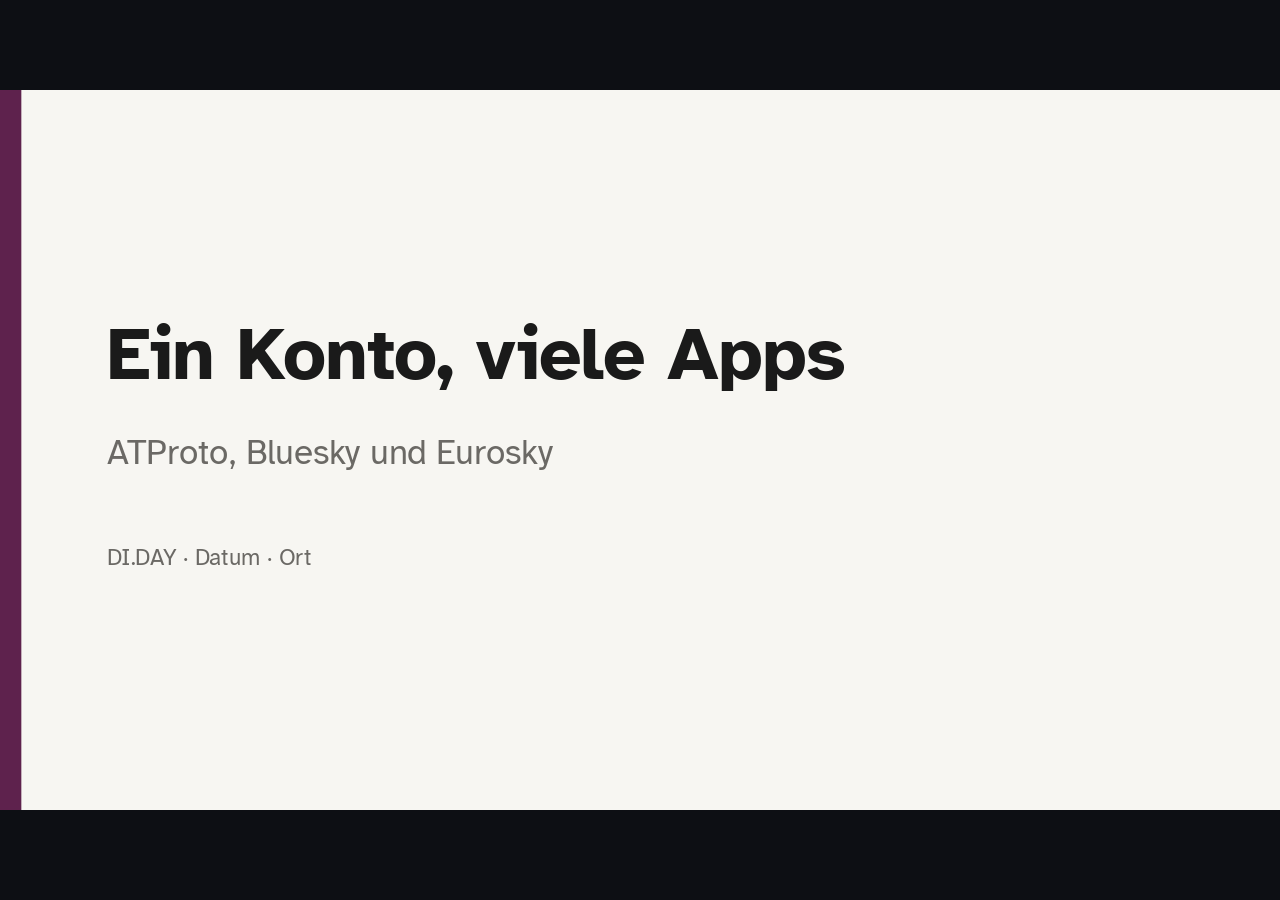
<file: fediverse.index.html>
<!doctype html>
<html lang="de" data-theme="eurosky">
<head>
<meta charset="utf-8">
<meta name="viewport" content="width=device-width, initial-scale=1">
<title>Ein Konto, viele Apps</title>
<meta name="author" content="krahlos">
<link rel="license" href="https://creativecommons.org/licenses/by/4.0/deed.de">
<link rel="stylesheet" href="src/style.css">
<link rel="stylesheet" href="src/eu.style.css">
<link rel="stylesheet" href="src/gruene.style.css">
<link rel="stylesheet" href="src/did.style.css">
<link rel="stylesheet" href="src/eurosky.style.css">
</head>
<body data-duration="20">
<!-- Generated by src/build.js from data/fediverse/. Do not edit by hand. -->
<div class="deck">
<section class="slide layout-title">
<div class="content"><h1>Ein Konto, viele Apps</h1>
<h2>ATProto, Bluesky und Eurosky</h2>
<p>DI.DAY · Datum · Ort</p>
</div>
<aside class="notes"><p>Entwurf vom 23.11.2026. Fakten recherchiert am 23.11.2026 – alle Stellen mit PRÜFEN kurz vor dem Vortrag nachsehen.
Event-Zeile und Dauer sind Platzhalter.</p>
</aside></section>

<section class="slide layout-agenda">
<div class="content"><h2>Worum es geht</h2>
<ol class="agenda"><li><span class="no">01</span>Fediverse? Atmosphere?</li><li><span class="no">02</span>Das Protokoll: ATProto</li><li><span class="no">03</span>Bluesky: die erste große App</li><li><span class="no">04</span>Eurosky: Infrastruktur aus Europa</li><li><span class="no">05</span>Mehr als Kurznachrichten</li><li><span class="no">06</span>Ausblick: Was wäre möglich?</li></ol></div>
<footer><span></span><span></span><span>2 / 36</span></footer><aside class="notes"><p>Ablauf: Begriffe klären, das Protokoll, Bluesky als erste große Anwendung, Eurosky als europäische Infrastruktur – und zum Schluss selbst ausprobieren.</p>
</aside></section>

<section class="slide layout-section">
<div class="content"><div class="no">01</div><h2>Fediverse? Atmosphere?</h2>
<p>Zwei offene Netze mit eigenen Namen</p>
</div>
<aside class="notes"><p>Erst die Begriffe, damit später niemand aneinander vorbeiredet. Ca. 2 Minuten.</p>
<p>Sprachregelung im Vortrag: „Fediverse“ nur für das ActivityPub-Netz (Mastodon &amp; Co.), „Atmosphere“ oder „ATProto-Netz“ für Bluesky, Eurosky und mu. Oberbegriff für beide: „offene, dezentrale soziale Netze“. Im Alltag wird „Fediverse“ oft für beides gesagt – das einmal ansprechen.</p>
</aside></section>

<section class="slide layout-table">
<div class="content"><h2>Zwei offene Netze</h2>
<table>
<thead>
<tr>
<th></th>
<th>Fediverse</th>
<th>Atmosphere</th>
</tr>
</thead>
<tbody><tr>
<td>Protokoll</td>
<td>ActivityPub, W3C-Empfehlung seit 2018</td>
<td>AT Protocol (ATProto)</td>
</tr>
<tr>
<td>Beispiele</td>
<td>Mastodon</td>
<td>Bluesky, mu, Flashes, Tangled</td>
</tr>
<tr>
<td>Umzug</td>
<td>mit Weiterleitung, alte Beiträge bleiben zurück</td>
<td>Konto zieht mit allen Beiträgen um</td>
</tr>
<tr>
<td>Verbindung</td>
<td>Brücke Bridgy Fed, freiwillig</td>
<td>Brücke Bridgy Fed, freiwillig</td>
</tr>
</tbody></table>
</div>
<footer><span>1 · Begriffe</span><span>W3C; atproto.com; Bluesky-FAQ; Bridgy Fed</span><span>4 / 36</span></footer><aside class="notes"><p>Wichtig für die Genauigkeit: Mit „Fediverse“ sind meist die Netze auf Basis von ActivityPub gemeint (W3C-Empfehlung vom 23.01.2018). ATProto ist ein eigenes föderiertes Protokoll; sein Ökosystem heißt laut atproto.com „Atmosphere“. Bluesky schreibt selbst, es teile den Begriff „Föderation“, funktioniere aber „sehr anders“.</p>
<p>Beides sind offene, dezentrale Netze – darum geht es in diesem Vortrag, mit Fokus auf ATProto. Ab hier heißt es deshalb „Atmosphere“, nicht „Fediverse“.</p>
<p>Umzug: Laut atproto.com-FAQ braucht ActivityPub eine Weiterleitung vom alten Server und kann frühere Daten nicht mitnehmen.</p>
<p>Bridgy Fed verbindet Fediverse und Atmosphere; man muss aktiv zustimmen (Fediverse: @bsky.brid.gy folgen, Bluesky: auf die DM mit „yes“ antworten).</p>
<p>Eurosky (FAQ) sieht beide Ansätze als Ergänzung, nicht als Konkurrenz.</p>
</aside></section>

<section class="slide layout-statement">
<div class="content"><h2>Ein Konto, viele Apps</h2>
<p>Ein offener Standard – so wie E-Mail.</p>
</div>
<footer><span>1 · Begriffe</span><span>eurosky.tech/products</span><span>5 / 36</span></footer><aside class="notes"><p>Eurosky erklärt es so: Das AT Protocol sei „ein offener Standard, so wie E-Mail ein offener Standard ist“. Jeder kann darauf bauen, niemandem gehört er, und die Apps sprechen miteinander. Man nimmt sein Konto (Identität, Follower, Beiträge) in jede App mit – wie die E-Mail-Adresse in jedes Mailprogramm.</p>
</aside></section>

<section class="slide layout-section">
<div class="content"><div class="no">02</div><h2>Das Protokoll: ATProto</h2>
</div>
<aside class="notes"><p>Ca. 5 Minuten. Nicht zu tief in die Technik – Ziel: verstehen, warum Umziehen möglich ist.</p>
</aside></section>

<section class="slide layout-default">
<div class="content"><h2>Was ist ATProto?</h2>
<ul>
<li><strong>Authenticated Transfer Protocol</strong>: dezentrales Protokoll für soziale Anwendungen, keine Blockchain</li>
<li><strong>Signierte Daten</strong>: Echtheit prüfbar, ohne beim Ursprungsserver zu fragen</li>
<li><strong>Entwickelt von</strong> Bluesky Social PBC, Referenzimplementierung Open Source (MIT / Apache 2.0)</li>
<li><strong>Standardisierung</strong>: IETF-Arbeitsgruppe „atp“ seit März 2026</li>
</ul>
</div>
<footer><span>2 · ATProto</span><span>atproto.com; github.com/bluesky-social/atproto; IETF Datatracker</span><span>7 / 36</span></footer><aside class="notes"><p>Definition laut atproto.com: „a decentralized protocol for large-scale social web applications“; FAQ: „a federated protocol … not a blockchain“. Der Name „Authenticated Transfer“: alle Nutzerdaten sind vom Urheber signiert.</p>
<p>Lizenz: MIT und Apache 2.0 (LICENSE.txt im Repo bluesky-social/atproto).</p>
<p>IETF: Arbeitsgruppe „Authenticated Transfer (atp)“, Charter genehmigt am 19.03.2026. Standardisiert werden u. a. Repository-Format, Sync-Protokoll und das at:-URI-Schema – App-Schemas wie Bluesky-Posts sind ausgeklammert. Noch ist kein RFC verabschiedet (Stand 23.11.2026).</p>
</aside></section>

<section class="slide layout-diagram">
<div class="content"><h2>Die Bausteine</h2>
<div class="split"><pre class="mermaid">flowchart LR
  PDS[&quot;PDS&lt;br&gt;Konto und Daten&quot;] --&gt; Relay[&quot;Relay&lt;br&gt;Datenstrom&quot;]
  Relay --&gt; AppView[&quot;AppView&lt;br&gt;Index&quot;]
  AppView --&gt; Apps[&quot;Apps&lt;br&gt;Bluesky, mu …&quot;]
  Feeds[&quot;Feed-Generatoren&quot;] --&gt; Apps
  Labeler[&quot;Labeler&lt;br&gt;Moderation&quot;] --&gt; Apps
</pre><div class="text"><ul>
<li><strong>PDS</strong>: speichert Konto und Daten</li>
<li><strong>Relay</strong>: sammelt alle Änderungen</li>
<li><strong>AppView</strong>: bereitet sie für Apps auf</li>
</ul>
</div></div></div>
<footer><span>2 · ATProto</span><span>atproto.com/guides/overview, /glossary</span><span>8 / 36</span></footer><aside class="notes"><p>PDS = Personal Data Server, laut atproto.com „your home in the cloud“: speichert das Repository des Kontos (Beiträge, Likes, Follows als signierte Datensätze) und die Schlüssel. Ein PDS kann viele Konten hosten.</p>
<p>Relay: synchronisiert die Repositories aller PDS und erzeugt einen „Firehose“ aller Änderungen.</p>
<p>AppView: eine Anwendung, „just one view of the network“ – ähnlich wie eine Suchmaschine.</p>
<p>Lexicon: Schema-Sprache, mit der Apps ihre Datentypen definieren (z. B. app.bsky.* für Bluesky).</p>
</aside></section>

<section class="slide layout-default">
<div class="content"><h2>Identität gehört nicht dem Server</h2>
<ul>
<li><strong>DID</strong>: dauerhafte Kennung des Kontos, ändert sich beim Umzug nicht</li>
<li><strong>Handle</strong>: ein Domainname, z. B. <em>name.bsky.social</em> oder die eigene Domain</li>
<li><strong>Schlüssel</strong>: mit eigenen Rotationsschlüsseln geht der Umzug auch ohne den alten Server</li>
</ul>
</div>
<footer><span>2 · ATProto</span><span>atproto.com/specs/did, /specs/handle, /guides/overview</span><span>9 / 36</span></footer><aside class="notes"><p>DID = Decentralized Identifier. ATProto unterstützt zwei Methoden: did:plc (für ATProto entwickelt, über das PLC-Verzeichnis) und did:web (über DNS/HTTPS, ohne Umzugsmechanismus).</p>
<p>Handle: wird per DNS-TXT-Eintrag „_atproto“ oder per HTTPS (/.well-known/) bestätigt und gilt nur, wenn DID und Handle aufeinander verweisen.</p>
<p>Schlüssel: Der Signaturschlüssel liegt beim PDS. Rotationsschlüssel dürfen das DID-Dokument ändern – sie können beim Nutzer liegen, z. B. als Papierschlüssel.</p>
<p>Das PLC-Verzeichnis zählt laut eigener Seite über 40 Mio. registrierte Kennungen; 2026 wurde dafür eine eigene PLC Organization als neutrale Verwalterin gegründet.</p>
</aside></section>

<section class="slide layout-default">
<div class="content"><h2>Feeds und Moderation zum Aussuchen</h2>
<ul>
<li><strong>Eigene Feeds</strong>: jeder kann einen Feed-Algorithmus anbieten, Nutzer wählen aus</li>
<li><strong>Moderation in Schichten</strong>: Labeler versehen Inhalte mit Markierungen, Nutzer abonnieren zusätzliche Dienste</li>
<li><strong>Trennung</strong>: „Rede“ und „Reichweite“ sind zwei verschiedene Ebenen</li>
</ul>
</div>
<footer><span>2 · ATProto</span><span>atproto.com/guides/feeds, /guides/moderation; Bluesky-Blog</span><span>10 / 36</span></footer><aside class="notes"><p>Custom Feeds: Feed-Generatoren liefern eine Liste von Beiträgen, die App füllt sie mit Inhalt. Bei Bluesky seit Mai 2023 (Blogpost vom 27.07.2023).</p>
<p>Stackable moderation: Am 12.03.2024 hat Bluesky das Moderationswerkzeug Ozone als Open Source veröffentlicht und unabhängige Moderationsdienste geöffnet – zusätzlich zu dem, was Bluesky selbst vorgibt.</p>
<p>Zitat atproto.com: „speech and reach should be two separate layers“.</p>
</aside></section>

<section class="slide layout-default" data-steps>
<div class="content"><h2>Wie ein Umzug funktioniert</h2>
<ol>
<li>Neues Konto mit derselben DID auf dem neuen PDS anlegen</li>
<li>Alle Daten exportieren und importieren, dazu Medien und Einstellungen</li>
<li>DID-Dokument auf den neuen PDS umstellen</li>
<li>Follower merken nichts: sie folgen der DID, nicht dem Server</li>
</ol>
</div>
<footer><span>2 · ATProto</span><span>atproto.com/guides/account-migration</span><span>11 / 36</span></footer><aside class="notes"><p>Ablauf laut atproto.com: Token vom alten PDS holen, Konto mit gleicher DID auf dem neuen PDS anlegen (zunächst deaktiviert), Repository als CAR-Datei exportieren und importieren, Blobs (Medien) und Einstellungen kopieren, DID-Dokument aktualisieren. Bis zum letzten Schritt kann man laut Doku „ohne Folgen“ abbrechen.</p>
<p>Fällt der alte PDS aus, ist mit eigenen Rotationsschlüsseln eine „adversarial migration“ möglich.</p>
<p>Genau dieses Verfahren nutzt später EU-HAUL.</p>
</aside></section>

<section class="slide layout-section">
<div class="content"><div class="no">03</div><h2>Bluesky: die erste große App</h2>
</div>
<aside class="notes"><p>Ca. 4 Minuten. Bluesky ist Entwickler des Protokolls und Betreiber der ersten und größten App darauf.</p>
</aside></section>

<section class="slide layout-quote">
<div class="content"><h2>Der Anfang bei Twitter</h2>
<blockquote>
<p>Twitter finanziert ein kleines unabhängiges Team […], um einen <strong>offenen und dezentralen Standard für soziale Medien</strong> zu entwickeln.</p>
</blockquote>
<p>Jack Dorsey, damals Twitter-CEO, 11. Dezember 2019 (eigene Übersetzung)</p>
</div>
<footer><span>3 · Bluesky</span><span>x.com/jack, 11.12.2019</span><span>13 / 36</span></footer><aside class="notes"><p>Original: „Twitter is funding a small independent team of up to five open source architects, engineers, and designers to develop an open and decentralized standard for social media. The goal is for Twitter to ultimately be a client of this standard.“</p>
<p>Der Tweet selbst war beim Abruf nicht direkt lesbar (X lieferte HTTP 402); Wortlaut auch bei Engadget vom 11.12.2019 zitiert.</p>
<p>Ende 2022 beendete Twitter die Vereinbarung mit Bluesky (Bluesky-FAQ).</p>
</aside></section>

<section class="slide layout-timeline" data-steps>
<div class="content"><h2>Bluesky</h2>
<ul>
<li><strong>12/2019</strong> Ankündigung bei Twitter</li>
<li><strong>08/2021</strong> Jay Graber übernimmt die Leitung</li>
<li><strong>10/2022</strong> Name „AT Protocol“</li>
<li><strong>02/2023</strong> App-Beta, nur mit Einladung</li>
<li><strong>02/2024</strong> Offen für alle, Föderation startet</li>
<li><strong>07/2026</strong> Toni Schneider wird CEO</li>
</ul>
</div>
<footer><span>3 · Bluesky</span><span>Bluesky-Blog; TechCrunch; The Verge</span><span>14 / 36</span></footer><aside class="notes"><p>Daten: Tweet 11.12.2019; Graber eingestellt laut The Verge 16.08.2021; Bluesky PBLLC Ende 2021 gegründet (Blog 07.02.2022), heute Public Benefit Corporation; Name „AT Protocol“ (vorher ADX) am 18.10.2022; iOS-Beta ab 17.02.2023 laut TechCrunch; Einladungen abgeschafft 06.02.2024 (über 3 Mio. Nutzer); Föderation 22.02.2024 („the Bluesky network is federating“), anfangs als Early Access für Selbsthoster.</p>
<p>09.03.2026: Graber gibt den CEO-Posten ab, wird Chief Innovation Officer; Toni Schneider (früher Automattic) Interims-CEO, am 10.07.2026 dauerhaft. Graber ist zudem Vorsitzende des Boards.</p>
</aside></section>

<section class="slide layout-default">
<div class="content"><h2>Bluesky heute</h2>
<ul>
<li><strong>41,4 Mio. Konten</strong> Ende 2025, knapp 60 % Wachstum im Jahr</li>
<li><strong>Finanzierung</strong> mit Risikokapital: zuletzt 100 Mio. US-Dollar (Serie B)</li>
<li><strong>Open Source</strong>: Protokoll und App unter MIT-Lizenz</li>
<li><strong>Ökosystem</strong>: über 1.000 Apps pro Woche im Netz genutzt</li>
</ul>
</div>
<footer><span>3 · Bluesky</span><span>Bluesky-Blog (29.01.2026, 19.03.2026); github.com/bluesky-social</span><span>15 / 36</span></footer><aside class="notes"><p>Nutzerzahl laut Transparenzbericht vom 29.01.2026: von 25,94 Mio. auf 41,41 Mio. Konten in 2025 – gezählt werden Konten bei Bluesky und auf unabhängigen PDS. Am 19.03.2026: „über 43 Millionen“. Bluesky veröffentlicht keine monatlich aktiven Nutzer.</p>
<p>Finanzierung: Seed 8 Mio. $ (Juli 2023, Neo; laut TechCrunch), Serie A 15 Mio. $ (Oktober 2024, Blockchain Capital), Serie B 100 Mio. $ (Bain Capital Crypto u. a., aufgenommen April 2025, bekanntgegeben 19.03.2026). Bluesky betont, App und Protokoll nutzten keine Blockchain oder Kryptowährung.</p>
<p>App-Lizenz: MIT, ausgenommen einige Grafiken, Schriften und Markenzeichen.</p>
<p>„Über 1.000 Apps wöchentlich genutzt“ und rund 20 Mrd. öffentliche Datensätze: Angaben aus dem Serie-B-Blogpost.</p>
</aside></section>

<section class="slide layout-procon" data-steps>
<div class="content"><h2>Hängt alles an einer Firma?</h2>
<div class="cols"><div class="col"><h3>Kritik</h3>
<ul>
<li>Bluesky bleibt ein kommerzielles Unternehmen mit Investoren</li>
<li>Zentrale Infrastruktur wie das Relay lief bei Bluesky</li>
</ul>
</div><div class="col"><h3>Antwort</h3>
<ul>
<li>„Credible exit“: Daten sind offen, Umzug jederzeit möglich</li>
<li>Standard bei der IETF, PLC-Verzeichnis bei eigener Organisation</li>
</ul>
</div></div></div>
<footer><span>3 · Bluesky</span><span>freeourfeeds.com; atproto.com; web.plc.directory</span><span>16 / 36</span></footer><aside class="notes"><p>Kritik aus dem offenen Brief von Free Our Feeds (Januar 2025): Bluesky habe ein großartiges Fundament gebaut, bleibe aber ein kommerzielles Unternehmen und werde unter denselben Druck geraten wie alle Firmen, Rendite für Investoren zu maximieren. Gefordert: ein zweites, unabhängiges Relay.</p>
<p>Antwort: Daniel Holmgren (Bluesky) beschreibt „credible exit“ als Ziel: Weil die Daten „locked open“ sind, können Nutzer zu einem besseren Dienst wechseln (atproto.com/articles/atproto-ethos). IETF-Arbeitsgruppe seit März 2026; PLC Organization 2026 gegründet (web.plc.directory).</p>
</aside></section>

<section class="slide layout-section">
<div class="content"><div class="no">04</div><h2>Eurosky: Infrastruktur aus Europa</h2>
</div>
<aside class="notes"><p>Ca. 6 Minuten. Von der Spendenkampagne zur eigenen App – und am Ende der Umzug.</p>
</aside></section>

<section class="slide layout-quote">
<div class="content"><h2>Der Ausgangspunkt: Free Our Feeds</h2>
<blockquote>
<p>Wir sind entschlossen, soziale Medien <strong>aus der Kontrolle von Milliardären zu befreien</strong>.</p>
</blockquote>
<p>Offener Brief der Kampagne Free Our Feeds, Januar 2025 (eigene Übersetzung)</p>
</div>
<footer><span>4 · Eurosky</span><span>freeourfeeds.com/campaign</span><span>18 / 36</span></footer><aside class="notes"><p>Original: „We are determined to free social media from billionaire control.“</p>
<p>Ziele: 30 Mio. US-Dollar über drei Jahre, zunächst 4 Mio. für eine gemeinnützige Stiftung, unabhängige Infrastruktur (zweites Relay) und Entwicklerförderung. Stand Juli 2025: knapp 330.000 $ gesammelt, überwiegend aus über 2.150 Einzelspenden.</p>
<p>Unterzeichnende u. a. Jimmy Wales, Shoshana Zuboff, Audrey Tang, Brian Eno, Cory Doctorow und Alexandra Geese (MdEP, Grüne/EFA).</p>
<p>Aus der Kampagne ging die Stiftung Modal hervor – die Trägerin von Eurosky.</p>
</aside></section>

<section class="slide layout-timeline" data-steps>
<div class="content"><h2>Eurosky</h2>
<ul>
<li><strong>01/2025</strong> Kampagne Free Our Feeds startet</li>
<li><strong>11/2025</strong> Erster Auftritt: „Eurosky Live“ in Berlin</li>
<li><strong>04/2026</strong> Portal zur Kontoverwaltung</li>
<li><strong>06/2026</strong> App mu im Browser</li>
<li><strong>07/2026</strong> Projekt BridgEU mit SPRIND</li>
<li><strong>11/2026</strong> mu im App Store und bei Google Play</li>
</ul>
</div>
<footer><span>4 · Eurosky</span><span>eurosky.tech/blog, /news; freeourfeeds.com; openfuture.eu</span><span>19 / 36</span></footer><aside class="notes"><p>Eurosky Live fand im November 2025 in Berlin statt, neben dem deutsch-französischen Gipfel zur digitalen Souveränität (18.11.2025); genauer Tag nicht geprüft (Open Future, 27.11.2025).</p>
<p>Portal: 15.04.2026. mu: 11.06.2026, zunächst nur im Browser. BridgEU: 16.07.2026, ein „Bridging“-Algorithmus, entwickelt mit SPRIND.Society und der TU Dresden – er bevorzugt Inhalte, die bei Menschen mit sonst unterschiedlichen Ansichten gut ankommen.</p>
<p>16.10.2026: Die „Eurosky Identity Platform“ (PDS, Portal, Migrationsdienst) wurde von der Digital Public Goods Alliance als digitales Gemeingut anerkannt.</p>
<p>mu im App Store: Veröffentlichungsdatum laut Apple 23.11.2026. Google Play: Eintrag zuletzt aktualisiert am 05.11.2026.</p>
<p>PRÜFEN: Store-Links kurz vor dem Vortrag noch einmal testen.</p>
</aside></section>

<section class="slide layout-table">
<div class="content"><h2>Wer hinter Eurosky steht</h2>
<table>
<thead>
<tr>
<th>Frage</th>
<th>Antwort</th>
</tr>
</thead>
<tbody><tr>
<td>Träger</td>
<td>Stichting Modal, gemeinnützige Stiftung in Den Haag</td>
</tr>
<tr>
<td>Herkunft</td>
<td>aus der Kampagne Free Our Feeds</td>
</tr>
<tr>
<td>Leitung</td>
<td>Sebastian Vogelsang, Sherif Elsayed-Ali</td>
</tr>
<tr>
<td>Geld</td>
<td>über 900 Einzelspenden, Free Our Feeds, SPRIND, SIDN fonds u. a.</td>
</tr>
<tr>
<td>Status</td>
<td>unabhängig, keine Einrichtung der EU</td>
</tr>
</tbody></table>
<div class="logos"><span class="logo-placeholder">Eurosky</span></div></div>
<footer><span>4 · Eurosky</span><span>eurosky.tech/about, /faq</span><span>20 / 36</span></footer><aside class="notes"><p>FAQ: „not an official EU government body“ – Eurosky ist eine Non-Profit-Initiative.</p>
<p>Weitere Förderer laut About-Seite: Economic Democracy Project, Sunstorm Foundation. Partner u. a. Igalia, Bluesky, Blacksky, ZDF, funk, Waag, New_Public, Social Web Foundation, Panoptykon.</p>
<p>Vorstand von Modal: Ivan Sigal (Vorsitz), Robin Berjon (stellv.).</p>
</aside></section>

<section class="slide layout-table">
<div class="content"><h2>Was Eurosky anbietet</h2>
<table>
<thead>
<tr>
<th>Produkt</th>
<th>Wofür</th>
</tr>
</thead>
<tbody><tr>
<td>Konto</td>
<td>„Atmosphere-Konto“: PDS in Europa, Name auf <em>eurosky.social</em> oder <em>mu.social</em></td>
</tr>
<tr>
<td>Portal</td>
<td>Konto verwalten: Name, Passwort, verbundene Apps</td>
</tr>
<tr>
<td>mu</td>
<td>eigene App für Kurznachrichten</td>
</tr>
<tr>
<td>EU-HAUL</td>
<td>Umzug eines bestehenden Kontos</td>
</tr>
<tr>
<td>Für Entwickler</td>
<td>Relay, Jetstream, PLC-Spiegel, AppView</td>
</tr>
</tbody></table>
</div>
<footer><span>4 · Eurosky</span><span>eurosky.tech/products; eurosky.tech/faq</span><span>21 / 36</span></footer><aside class="notes"><p>Begriffe: „Atmosphere“ ist der Name des ganzen ATProto-Ökosystems. Eurosky nennt sein Konto trotzdem „Atmosphere account“ – Produktname, nicht das Netz. Am besten im Vortrag „Eurosky-Konto“ sagen; die Kontoverwaltung heißt „Portal“ (portal.eurosky.tech, Beta).</p>
<p>Hosting: Rechenzentrum von Hetzner in Deutschland (FAQ: Falkenstein), Backups bei OVH in Frankreich. Konten sind kostenlos und für alle offen, nicht nur für Europäer.</p>
<p>EU-HAUL heißt offiziell „Eurosky Migration Service“.</p>
</aside></section>

<section class="slide layout-default">
<div class="content"><h2>mu</h2>
<ul>
<li><strong>Start</strong> am 11. Juni 2026 im Browser, jetzt auch als App für iOS und Android</li>
<li><strong>Abgeleitet</strong> von der Bluesky-App (MIT), betrieben von Stichting Modal</li>
<li><strong>Neu zum Start</strong>: Beiträge bearbeiten, Feed aus Nachrichtenquellen, Verifizierung durch Organisationen</li>
<li><strong>Anmeldung</strong> mit jedem ATProto-Konto, auch dem von Bluesky</li>
</ul>
<div class="logos"><img src="data/fediverse/img/logos/mu.svg" alt="mu"></div></div>
<footer><span>4 · Eurosky</span><span>eurosky.tech/news/mu-launch; github.com/eurosky-social</span><span>22 / 36</span></footer><aside class="notes"><p>Zitat Sherif Elsayed-Ali zum Start: mu sei „the first of a thousand apps“, gebaut in einem Monat.</p>
<p>Verifizierung: Glaubwürdige Organisationen (Politik, Medien, Forschung …) können „trusted verifier“ werden und ihre eigenen Konten und Mitglieder bestätigen. Zuerst für Abgeordnete, Behörden und Medien in Belgien, Frankreich, Deutschland, den Niederlanden und Spanien.</p>
<p>mu ist laut Repo nicht mit Bluesky Social PBC verbunden.</p>
<p>Logo: aus dem offiziellen mu-Brand-Pack (hello.mu.social/goodies), „free to use to talk about mu“.</p>
</aside></section>

<section class="slide layout-default">
<div class="content"><h2>Was noch von Bluesky kommt</h2>
<ul>
<li><strong>Frei wählbar</strong>: AppView von Eurosky, Bluesky oder Blacksky</li>
<li><strong>Noch von Bluesky</strong>: Suche, Medienauslieferung, Direktnachrichten</li>
<li><strong>Moderation</strong>: Bluesky-Labels als Grundlage, eigene Ebene im Aufbau</li>
<li><strong>Offen</strong>: Moderationswerkzeuge brauchen noch Finanzierung</li>
</ul>
</div>
<footer><span>4 · Eurosky</span><span>eurosky.tech/transparency (14.10.2026), /build</span><span>23 / 36</span></footer><aside class="notes"><p>Eurosky legt das selbst offen (Transparency Centre, Stand 14.10.2026): mu nutzt in der Übergangszeit Dienste von Bluesky Social PBC (USA). Direktnachrichten laufen über Bluesky und sind nicht Ende-zu-Ende-verschlüsselt.</p>
<p>Laut Bauplan (eurosky.tech/build) sind 9 von 10 Komponenten fertig; die Moderationswerkzeuge „needs funding“.</p>
</aside></section>

<section class="slide layout-default has-qr">
<div class="content"><h2>Umziehen mit EU-HAUL</h2>
<ul>
<li><strong>Alles kommt mit</strong>: Beiträge, Follows, Listen, Profil, Medien</li>
<li><strong>Follower bleiben</strong>, denn die DID bleibt gleich</li>
<li><strong>Dauer</strong>: 20 bis 30 Minuten, nötig sind Passwort und E-Mail</li>
<li><strong>Möglich macht das ATProto</strong>: das Konto gehört dir, nicht dem Server</li>
</ul>
</div>
<figure class="qr"><svg version="1.1" xmlns="http://www.w3.org/2000/svg" viewBox="0 0 29 29"  preserveAspectRatio="xMinYMin meet"><rect width="100%" height="100%" fill="white" cx="0" cy="0"/><path d="M2,2l1,0 0,1 -1,0 0,-1z M3,2l1,0 0,1 -1,0 0,-1z M4,2l1,0 0,1 -1,0 0,-1z M5,2l1,0 0,1 -1,0 0,-1z M6,2l1,0 0,1 -1,0 0,-1z M7,2l1,0 0,1 -1,0 0,-1z M8,2l1,0 0,1 -1,0 0,-1z M10,2l1,0 0,1 -1,0 0,-1z M12,2l1,0 0,1 -1,0 0,-1z M14,2l1,0 0,1 -1,0 0,-1z M16,2l1,0 0,1 -1,0 0,-1z M18,2l1,0 0,1 -1,0 0,-1z M20,2l1,0 0,1 -1,0 0,-1z M21,2l1,0 0,1 -1,0 0,-1z M22,2l1,0 0,1 -1,0 0,-1z M23,2l1,0 0,1 -1,0 0,-1z M24,2l1,0 0,1 -1,0 0,-1z M25,2l1,0 0,1 -1,0 0,-1z M26,2l1,0 0,1 -1,0 0,-1z M2,3l1,0 0,1 -1,0 0,-1z M8,3l1,0 0,1 -1,0 0,-1z M10,3l1,0 0,1 -1,0 0,-1z M13,3l1,0 0,1 -1,0 0,-1z M14,3l1,0 0,1 -1,0 0,-1z M15,3l1,0 0,1 -1,0 0,-1z M16,3l1,0 0,1 -1,0 0,-1z M18,3l1,0 0,1 -1,0 0,-1z M20,3l1,0 0,1 -1,0 0,-1z M26,3l1,0 0,1 -1,0 0,-1z M2,4l1,0 0,1 -1,0 0,-1z M4,4l1,0 0,1 -1,0 0,-1z M5,4l1,0 0,1 -1,0 0,-1z M6,4l1,0 0,1 -1,0 0,-1z M8,4l1,0 0,1 -1,0 0,-1z M14,4l1,0 0,1 -1,0 0,-1z M15,4l1,0 0,1 -1,0 0,-1z M16,4l1,0 0,1 -1,0 0,-1z M17,4l1,0 0,1 -1,0 0,-1z M20,4l1,0 0,1 -1,0 0,-1z M22,4l1,0 0,1 -1,0 0,-1z M23,4l1,0 0,1 -1,0 0,-1z M24,4l1,0 0,1 -1,0 0,-1z M26,4l1,0 0,1 -1,0 0,-1z M2,5l1,0 0,1 -1,0 0,-1z M4,5l1,0 0,1 -1,0 0,-1z M5,5l1,0 0,1 -1,0 0,-1z M6,5l1,0 0,1 -1,0 0,-1z M8,5l1,0 0,1 -1,0 0,-1z M10,5l1,0 0,1 -1,0 0,-1z M13,5l1,0 0,1 -1,0 0,-1z M15,5l1,0 0,1 -1,0 0,-1z M16,5l1,0 0,1 -1,0 0,-1z M20,5l1,0 0,1 -1,0 0,-1z M22,5l1,0 0,1 -1,0 0,-1z M23,5l1,0 0,1 -1,0 0,-1z M24,5l1,0 0,1 -1,0 0,-1z M26,5l1,0 0,1 -1,0 0,-1z M2,6l1,0 0,1 -1,0 0,-1z M4,6l1,0 0,1 -1,0 0,-1z M5,6l1,0 0,1 -1,0 0,-1z M6,6l1,0 0,1 -1,0 0,-1z M8,6l1,0 0,1 -1,0 0,-1z M11,6l1,0 0,1 -1,0 0,-1z M12,6l1,0 0,1 -1,0 0,-1z M15,6l1,0 0,1 -1,0 0,-1z M16,6l1,0 0,1 -1,0 0,-1z M17,6l1,0 0,1 -1,0 0,-1z M18,6l1,0 0,1 -1,0 0,-1z M20,6l1,0 0,1 -1,0 0,-1z M22,6l1,0 0,1 -1,0 0,-1z M23,6l1,0 0,1 -1,0 0,-1z M24,6l1,0 0,1 -1,0 0,-1z M26,6l1,0 0,1 -1,0 0,-1z M2,7l1,0 0,1 -1,0 0,-1z M8,7l1,0 0,1 -1,0 0,-1z M11,7l1,0 0,1 -1,0 0,-1z M12,7l1,0 0,1 -1,0 0,-1z M14,7l1,0 0,1 -1,0 0,-1z M18,7l1,0 0,1 -1,0 0,-1z M20,7l1,0 0,1 -1,0 0,-1z M26,7l1,0 0,1 -1,0 0,-1z M2,8l1,0 0,1 -1,0 0,-1z M3,8l1,0 0,1 -1,0 0,-1z M4,8l1,0 0,1 -1,0 0,-1z M5,8l1,0 0,1 -1,0 0,-1z M6,8l1,0 0,1 -1,0 0,-1z M7,8l1,0 0,1 -1,0 0,-1z M8,8l1,0 0,1 -1,0 0,-1z M10,8l1,0 0,1 -1,0 0,-1z M12,8l1,0 0,1 -1,0 0,-1z M14,8l1,0 0,1 -1,0 0,-1z M16,8l1,0 0,1 -1,0 0,-1z M18,8l1,0 0,1 -1,0 0,-1z M20,8l1,0 0,1 -1,0 0,-1z M21,8l1,0 0,1 -1,0 0,-1z M22,8l1,0 0,1 -1,0 0,-1z M23,8l1,0 0,1 -1,0 0,-1z M24,8l1,0 0,1 -1,0 0,-1z M25,8l1,0 0,1 -1,0 0,-1z M26,8l1,0 0,1 -1,0 0,-1z M10,9l1,0 0,1 -1,0 0,-1z M11,9l1,0 0,1 -1,0 0,-1z M12,9l1,0 0,1 -1,0 0,-1z M13,9l1,0 0,1 -1,0 0,-1z M14,9l1,0 0,1 -1,0 0,-1z M17,9l1,0 0,1 -1,0 0,-1z M2,10l1,0 0,1 -1,0 0,-1z M4,10l1,0 0,1 -1,0 0,-1z M5,10l1,0 0,1 -1,0 0,-1z M7,10l1,0 0,1 -1,0 0,-1z M8,10l1,0 0,1 -1,0 0,-1z M9,10l1,0 0,1 -1,0 0,-1z M11,10l1,0 0,1 -1,0 0,-1z M16,10l1,0 0,1 -1,0 0,-1z M20,10l1,0 0,1 -1,0 0,-1z M23,10l1,0 0,1 -1,0 0,-1z M25,10l1,0 0,1 -1,0 0,-1z M26,10l1,0 0,1 -1,0 0,-1z M3,11l1,0 0,1 -1,0 0,-1z M5,11l1,0 0,1 -1,0 0,-1z M7,11l1,0 0,1 -1,0 0,-1z M9,11l1,0 0,1 -1,0 0,-1z M12,11l1,0 0,1 -1,0 0,-1z M13,11l1,0 0,1 -1,0 0,-1z M15,11l1,0 0,1 -1,0 0,-1z M16,11l1,0 0,1 -1,0 0,-1z M18,11l1,0 0,1 -1,0 0,-1z M21,11l1,0 0,1 -1,0 0,-1z M25,11l1,0 0,1 -1,0 0,-1z M4,12l1,0 0,1 -1,0 0,-1z M5,12l1,0 0,1 -1,0 0,-1z M6,12l1,0 0,1 -1,0 0,-1z M8,12l1,0 0,1 -1,0 0,-1z M10,12l1,0 0,1 -1,0 0,-1z M13,12l1,0 0,1 -1,0 0,-1z M16,12l1,0 0,1 -1,0 0,-1z M18,12l1,0 0,1 -1,0 0,-1z M20,12l1,0 0,1 -1,0 0,-1z M21,12l1,0 0,1 -1,0 0,-1z M22,12l1,0 0,1 -1,0 0,-1z M3,13l1,0 0,1 -1,0 0,-1z M6,13l1,0 0,1 -1,0 0,-1z M10,13l1,0 0,1 -1,0 0,-1z M11,13l1,0 0,1 -1,0 0,-1z M15,13l1,0 0,1 -1,0 0,-1z M16,13l1,0 0,1 -1,0 0,-1z M19,13l1,0 0,1 -1,0 0,-1z M20,13l1,0 0,1 -1,0 0,-1z M22,13l1,0 0,1 -1,0 0,-1z M23,13l1,0 0,1 -1,0 0,-1z M24,13l1,0 0,1 -1,0 0,-1z M3,14l1,0 0,1 -1,0 0,-1z M8,14l1,0 0,1 -1,0 0,-1z M10,14l1,0 0,1 -1,0 0,-1z M11,14l1,0 0,1 -1,0 0,-1z M14,14l1,0 0,1 -1,0 0,-1z M15,14l1,0 0,1 -1,0 0,-1z M17,14l1,0 0,1 -1,0 0,-1z M18,14l1,0 0,1 -1,0 0,-1z M19,14l1,0 0,1 -1,0 0,-1z M20,14l1,0 0,1 -1,0 0,-1z M22,14l1,0 0,1 -1,0 0,-1z M24,14l1,0 0,1 -1,0 0,-1z M25,14l1,0 0,1 -1,0 0,-1z M26,14l1,0 0,1 -1,0 0,-1z M3,15l1,0 0,1 -1,0 0,-1z M4,15l1,0 0,1 -1,0 0,-1z M6,15l1,0 0,1 -1,0 0,-1z M7,15l1,0 0,1 -1,0 0,-1z M9,15l1,0 0,1 -1,0 0,-1z M10,15l1,0 0,1 -1,0 0,-1z M13,15l1,0 0,1 -1,0 0,-1z M15,15l1,0 0,1 -1,0 0,-1z M16,15l1,0 0,1 -1,0 0,-1z M17,15l1,0 0,1 -1,0 0,-1z M18,15l1,0 0,1 -1,0 0,-1z M20,15l1,0 0,1 -1,0 0,-1z M21,15l1,0 0,1 -1,0 0,-1z M22,15l1,0 0,1 -1,0 0,-1z M26,15l1,0 0,1 -1,0 0,-1z M3,16l1,0 0,1 -1,0 0,-1z M4,16l1,0 0,1 -1,0 0,-1z M5,16l1,0 0,1 -1,0 0,-1z M7,16l1,0 0,1 -1,0 0,-1z M8,16l1,0 0,1 -1,0 0,-1z M9,16l1,0 0,1 -1,0 0,-1z M10,16l1,0 0,1 -1,0 0,-1z M12,16l1,0 0,1 -1,0 0,-1z M14,16l1,0 0,1 -1,0 0,-1z M16,16l1,0 0,1 -1,0 0,-1z M19,16l1,0 0,1 -1,0 0,-1z M22,16l1,0 0,1 -1,0 0,-1z M24,16l1,0 0,1 -1,0 0,-1z M25,16l1,0 0,1 -1,0 0,-1z M2,17l1,0 0,1 -1,0 0,-1z M5,17l1,0 0,1 -1,0 0,-1z M6,17l1,0 0,1 -1,0 0,-1z M7,17l1,0 0,1 -1,0 0,-1z M13,17l1,0 0,1 -1,0 0,-1z M17,17l1,0 0,1 -1,0 0,-1z M18,17l1,0 0,1 -1,0 0,-1z M21,17l1,0 0,1 -1,0 0,-1z M22,17l1,0 0,1 -1,0 0,-1z M26,17l1,0 0,1 -1,0 0,-1z M4,18l1,0 0,1 -1,0 0,-1z M5,18l1,0 0,1 -1,0 0,-1z M6,18l1,0 0,1 -1,0 0,-1z M7,18l1,0 0,1 -1,0 0,-1z M8,18l1,0 0,1 -1,0 0,-1z M9,18l1,0 0,1 -1,0 0,-1z M11,18l1,0 0,1 -1,0 0,-1z M12,18l1,0 0,1 -1,0 0,-1z M15,18l1,0 0,1 -1,0 0,-1z M18,18l1,0 0,1 -1,0 0,-1z M19,18l1,0 0,1 -1,0 0,-1z M20,18l1,0 0,1 -1,0 0,-1z M21,18l1,0 0,1 -1,0 0,-1z M22,18l1,0 0,1 -1,0 0,-1z M23,18l1,0 0,1 -1,0 0,-1z M24,18l1,0 0,1 -1,0 0,-1z M25,18l1,0 0,1 -1,0 0,-1z M26,18l1,0 0,1 -1,0 0,-1z M10,19l1,0 0,1 -1,0 0,-1z M11,19l1,0 0,1 -1,0 0,-1z M13,19l1,0 0,1 -1,0 0,-1z M15,19l1,0 0,1 -1,0 0,-1z M16,19l1,0 0,1 -1,0 0,-1z M18,19l1,0 0,1 -1,0 0,-1z M22,19l1,0 0,1 -1,0 0,-1z M24,19l1,0 0,1 -1,0 0,-1z M26,19l1,0 0,1 -1,0 0,-1z M2,20l1,0 0,1 -1,0 0,-1z M3,20l1,0 0,1 -1,0 0,-1z M4,20l1,0 0,1 -1,0 0,-1z M5,20l1,0 0,1 -1,0 0,-1z M6,20l1,0 0,1 -1,0 0,-1z M7,20l1,0 0,1 -1,0 0,-1z M8,20l1,0 0,1 -1,0 0,-1z M10,20l1,0 0,1 -1,0 0,-1z M11,20l1,0 0,1 -1,0 0,-1z M12,20l1,0 0,1 -1,0 0,-1z M14,20l1,0 0,1 -1,0 0,-1z M16,20l1,0 0,1 -1,0 0,-1z M18,20l1,0 0,1 -1,0 0,-1z M20,20l1,0 0,1 -1,0 0,-1z M22,20l1,0 0,1 -1,0 0,-1z M24,20l1,0 0,1 -1,0 0,-1z M25,20l1,0 0,1 -1,0 0,-1z M26,20l1,0 0,1 -1,0 0,-1z M2,21l1,0 0,1 -1,0 0,-1z M8,21l1,0 0,1 -1,0 0,-1z M10,21l1,0 0,1 -1,0 0,-1z M11,21l1,0 0,1 -1,0 0,-1z M12,21l1,0 0,1 -1,0 0,-1z M13,21l1,0 0,1 -1,0 0,-1z M16,21l1,0 0,1 -1,0 0,-1z M17,21l1,0 0,1 -1,0 0,-1z M18,21l1,0 0,1 -1,0 0,-1z M22,21l1,0 0,1 -1,0 0,-1z M25,21l1,0 0,1 -1,0 0,-1z M26,21l1,0 0,1 -1,0 0,-1z M2,22l1,0 0,1 -1,0 0,-1z M4,22l1,0 0,1 -1,0 0,-1z M5,22l1,0 0,1 -1,0 0,-1z M6,22l1,0 0,1 -1,0 0,-1z M8,22l1,0 0,1 -1,0 0,-1z M11,22l1,0 0,1 -1,0 0,-1z M12,22l1,0 0,1 -1,0 0,-1z M13,22l1,0 0,1 -1,0 0,-1z M16,22l1,0 0,1 -1,0 0,-1z M18,22l1,0 0,1 -1,0 0,-1z M19,22l1,0 0,1 -1,0 0,-1z M20,22l1,0 0,1 -1,0 0,-1z M21,22l1,0 0,1 -1,0 0,-1z M22,22l1,0 0,1 -1,0 0,-1z M23,22l1,0 0,1 -1,0 0,-1z M26,22l1,0 0,1 -1,0 0,-1z M2,23l1,0 0,1 -1,0 0,-1z M4,23l1,0 0,1 -1,0 0,-1z M5,23l1,0 0,1 -1,0 0,-1z M6,23l1,0 0,1 -1,0 0,-1z M8,23l1,0 0,1 -1,0 0,-1z M10,23l1,0 0,1 -1,0 0,-1z M11,23l1,0 0,1 -1,0 0,-1z M13,23l1,0 0,1 -1,0 0,-1z M17,23l1,0 0,1 -1,0 0,-1z M18,23l1,0 0,1 -1,0 0,-1z M19,23l1,0 0,1 -1,0 0,-1z M20,23l1,0 0,1 -1,0 0,-1z M22,23l1,0 0,1 -1,0 0,-1z M23,23l1,0 0,1 -1,0 0,-1z M24,23l1,0 0,1 -1,0 0,-1z M25,23l1,0 0,1 -1,0 0,-1z M26,23l1,0 0,1 -1,0 0,-1z M2,24l1,0 0,1 -1,0 0,-1z M4,24l1,0 0,1 -1,0 0,-1z M5,24l1,0 0,1 -1,0 0,-1z M6,24l1,0 0,1 -1,0 0,-1z M8,24l1,0 0,1 -1,0 0,-1z M10,24l1,0 0,1 -1,0 0,-1z M11,24l1,0 0,1 -1,0 0,-1z M12,24l1,0 0,1 -1,0 0,-1z M13,24l1,0 0,1 -1,0 0,-1z M14,24l1,0 0,1 -1,0 0,-1z M17,24l1,0 0,1 -1,0 0,-1z M18,24l1,0 0,1 -1,0 0,-1z M19,24l1,0 0,1 -1,0 0,-1z M20,24l1,0 0,1 -1,0 0,-1z M22,24l1,0 0,1 -1,0 0,-1z M24,24l1,0 0,1 -1,0 0,-1z M25,24l1,0 0,1 -1,0 0,-1z M2,25l1,0 0,1 -1,0 0,-1z M8,25l1,0 0,1 -1,0 0,-1z M13,25l1,0 0,1 -1,0 0,-1z M15,25l1,0 0,1 -1,0 0,-1z M16,25l1,0 0,1 -1,0 0,-1z M19,25l1,0 0,1 -1,0 0,-1z M22,25l1,0 0,1 -1,0 0,-1z M24,25l1,0 0,1 -1,0 0,-1z M2,26l1,0 0,1 -1,0 0,-1z M3,26l1,0 0,1 -1,0 0,-1z M4,26l1,0 0,1 -1,0 0,-1z M5,26l1,0 0,1 -1,0 0,-1z M6,26l1,0 0,1 -1,0 0,-1z M7,26l1,0 0,1 -1,0 0,-1z M8,26l1,0 0,1 -1,0 0,-1z M10,26l1,0 0,1 -1,0 0,-1z M11,26l1,0 0,1 -1,0 0,-1z M14,26l1,0 0,1 -1,0 0,-1z M15,26l1,0 0,1 -1,0 0,-1z M16,26l1,0 0,1 -1,0 0,-1z M17,26l1,0 0,1 -1,0 0,-1z M19,26l1,0 0,1 -1,0 0,-1z M20,26l1,0 0,1 -1,0 0,-1z M21,26l1,0 0,1 -1,0 0,-1z M22,26l1,0 0,1 -1,0 0,-1z M23,26l1,0 0,1 -1,0 0,-1z M24,26l1,0 0,1 -1,0 0,-1z M25,26l1,0 0,1 -1,0 0,-1z M26,26l1,0 0,1 -1,0 0,-1z " stroke="transparent" fill="black"/></svg><figcaption>move.eurosky.tech</figcaption></figure><footer><span>4 · Eurosky</span><span>move.eurosky.tech; eurosky.tech/accounts/migrate</span><span>24 / 36</span></footer><aside class="notes"><p>Schritte: Mit Handle und Passwort anmelden (App-Passwörter funktionieren nicht; Eurosky speichert das Passwort laut eigener Aussage nicht), E-Mail bestätigen, Zielserver und neuen Namen wählen, Code von Eurosky eingeben, am Ende den Bestätigungscode des alten Servers (bei Bluesky von <a href="mailto:noreply@bsky.app">noreply@bsky.app</a>). Man bekommt einen Wiederherstellungsschlüssel – sicher aufbewahren. Während des Umzugs das Konto nicht benutzen.</p>
<p>Handle: Ein Name auf eigener Domain bleibt; <em>name.bsky.social</em> bleibt zurück, neu wählbar ist <em>…eurosky.social</em> oder <em>…mu.social</em>.</p>
<p>EU-HAUL ist Open Source (MIT, github.com/eurosky-social/eu-haul) und kann auch zu anderen Servern umziehen. Rückweg jederzeit möglich – das ist der „credible exit“ von vorhin.</p>
</aside></section>

<section class="slide layout-statement has-qr">
<div class="content"><h2>mu für iPhone</h2>
<p>Kostenlos im App Store</p>
<div class="logos"><img src="data/fediverse/img/logos/mu.svg" alt="mu"></div></div>
<figure class="qr"><svg version="1.1" xmlns="http://www.w3.org/2000/svg" viewBox="0 0 33 33"  preserveAspectRatio="xMinYMin meet"><rect width="100%" height="100%" fill="white" cx="0" cy="0"/><path d="M2,2l1,0 0,1 -1,0 0,-1z M3,2l1,0 0,1 -1,0 0,-1z M4,2l1,0 0,1 -1,0 0,-1z M5,2l1,0 0,1 -1,0 0,-1z M6,2l1,0 0,1 -1,0 0,-1z M7,2l1,0 0,1 -1,0 0,-1z M8,2l1,0 0,1 -1,0 0,-1z M10,2l1,0 0,1 -1,0 0,-1z M12,2l1,0 0,1 -1,0 0,-1z M15,2l1,0 0,1 -1,0 0,-1z M18,2l1,0 0,1 -1,0 0,-1z M20,2l1,0 0,1 -1,0 0,-1z M22,2l1,0 0,1 -1,0 0,-1z M24,2l1,0 0,1 -1,0 0,-1z M25,2l1,0 0,1 -1,0 0,-1z M26,2l1,0 0,1 -1,0 0,-1z M27,2l1,0 0,1 -1,0 0,-1z M28,2l1,0 0,1 -1,0 0,-1z M29,2l1,0 0,1 -1,0 0,-1z M30,2l1,0 0,1 -1,0 0,-1z M2,3l1,0 0,1 -1,0 0,-1z M8,3l1,0 0,1 -1,0 0,-1z M10,3l1,0 0,1 -1,0 0,-1z M12,3l1,0 0,1 -1,0 0,-1z M13,3l1,0 0,1 -1,0 0,-1z M14,3l1,0 0,1 -1,0 0,-1z M16,3l1,0 0,1 -1,0 0,-1z M19,3l1,0 0,1 -1,0 0,-1z M21,3l1,0 0,1 -1,0 0,-1z M24,3l1,0 0,1 -1,0 0,-1z M30,3l1,0 0,1 -1,0 0,-1z M2,4l1,0 0,1 -1,0 0,-1z M4,4l1,0 0,1 -1,0 0,-1z M5,4l1,0 0,1 -1,0 0,-1z M6,4l1,0 0,1 -1,0 0,-1z M8,4l1,0 0,1 -1,0 0,-1z M10,4l1,0 0,1 -1,0 0,-1z M12,4l1,0 0,1 -1,0 0,-1z M13,4l1,0 0,1 -1,0 0,-1z M14,4l1,0 0,1 -1,0 0,-1z M15,4l1,0 0,1 -1,0 0,-1z M16,4l1,0 0,1 -1,0 0,-1z M18,4l1,0 0,1 -1,0 0,-1z M21,4l1,0 0,1 -1,0 0,-1z M22,4l1,0 0,1 -1,0 0,-1z M24,4l1,0 0,1 -1,0 0,-1z M26,4l1,0 0,1 -1,0 0,-1z M27,4l1,0 0,1 -1,0 0,-1z M28,4l1,0 0,1 -1,0 0,-1z M30,4l1,0 0,1 -1,0 0,-1z M2,5l1,0 0,1 -1,0 0,-1z M4,5l1,0 0,1 -1,0 0,-1z M5,5l1,0 0,1 -1,0 0,-1z M6,5l1,0 0,1 -1,0 0,-1z M8,5l1,0 0,1 -1,0 0,-1z M12,5l1,0 0,1 -1,0 0,-1z M13,5l1,0 0,1 -1,0 0,-1z M14,5l1,0 0,1 -1,0 0,-1z M15,5l1,0 0,1 -1,0 0,-1z M16,5l1,0 0,1 -1,0 0,-1z M19,5l1,0 0,1 -1,0 0,-1z M21,5l1,0 0,1 -1,0 0,-1z M22,5l1,0 0,1 -1,0 0,-1z M24,5l1,0 0,1 -1,0 0,-1z M26,5l1,0 0,1 -1,0 0,-1z M27,5l1,0 0,1 -1,0 0,-1z M28,5l1,0 0,1 -1,0 0,-1z M30,5l1,0 0,1 -1,0 0,-1z M2,6l1,0 0,1 -1,0 0,-1z M4,6l1,0 0,1 -1,0 0,-1z M5,6l1,0 0,1 -1,0 0,-1z M6,6l1,0 0,1 -1,0 0,-1z M8,6l1,0 0,1 -1,0 0,-1z M10,6l1,0 0,1 -1,0 0,-1z M12,6l1,0 0,1 -1,0 0,-1z M13,6l1,0 0,1 -1,0 0,-1z M14,6l1,0 0,1 -1,0 0,-1z M19,6l1,0 0,1 -1,0 0,-1z M20,6l1,0 0,1 -1,0 0,-1z M21,6l1,0 0,1 -1,0 0,-1z M24,6l1,0 0,1 -1,0 0,-1z M26,6l1,0 0,1 -1,0 0,-1z M27,6l1,0 0,1 -1,0 0,-1z M28,6l1,0 0,1 -1,0 0,-1z M30,6l1,0 0,1 -1,0 0,-1z M2,7l1,0 0,1 -1,0 0,-1z M8,7l1,0 0,1 -1,0 0,-1z M11,7l1,0 0,1 -1,0 0,-1z M13,7l1,0 0,1 -1,0 0,-1z M15,7l1,0 0,1 -1,0 0,-1z M16,7l1,0 0,1 -1,0 0,-1z M18,7l1,0 0,1 -1,0 0,-1z M19,7l1,0 0,1 -1,0 0,-1z M20,7l1,0 0,1 -1,0 0,-1z M22,7l1,0 0,1 -1,0 0,-1z M24,7l1,0 0,1 -1,0 0,-1z M30,7l1,0 0,1 -1,0 0,-1z M2,8l1,0 0,1 -1,0 0,-1z M3,8l1,0 0,1 -1,0 0,-1z M4,8l1,0 0,1 -1,0 0,-1z M5,8l1,0 0,1 -1,0 0,-1z M6,8l1,0 0,1 -1,0 0,-1z M7,8l1,0 0,1 -1,0 0,-1z M8,8l1,0 0,1 -1,0 0,-1z M10,8l1,0 0,1 -1,0 0,-1z M12,8l1,0 0,1 -1,0 0,-1z M14,8l1,0 0,1 -1,0 0,-1z M16,8l1,0 0,1 -1,0 0,-1z M18,8l1,0 0,1 -1,0 0,-1z M20,8l1,0 0,1 -1,0 0,-1z M22,8l1,0 0,1 -1,0 0,-1z M24,8l1,0 0,1 -1,0 0,-1z M25,8l1,0 0,1 -1,0 0,-1z M26,8l1,0 0,1 -1,0 0,-1z M27,8l1,0 0,1 -1,0 0,-1z M28,8l1,0 0,1 -1,0 0,-1z M29,8l1,0 0,1 -1,0 0,-1z M30,8l1,0 0,1 -1,0 0,-1z M11,9l1,0 0,1 -1,0 0,-1z M14,9l1,0 0,1 -1,0 0,-1z M15,9l1,0 0,1 -1,0 0,-1z M16,9l1,0 0,1 -1,0 0,-1z M17,9l1,0 0,1 -1,0 0,-1z M18,9l1,0 0,1 -1,0 0,-1z M2,10l1,0 0,1 -1,0 0,-1z M5,10l1,0 0,1 -1,0 0,-1z M6,10l1,0 0,1 -1,0 0,-1z M7,10l1,0 0,1 -1,0 0,-1z M8,10l1,0 0,1 -1,0 0,-1z M9,10l1,0 0,1 -1,0 0,-1z M10,10l1,0 0,1 -1,0 0,-1z M12,10l1,0 0,1 -1,0 0,-1z M17,10l1,0 0,1 -1,0 0,-1z M19,10l1,0 0,1 -1,0 0,-1z M23,10l1,0 0,1 -1,0 0,-1z M26,10l1,0 0,1 -1,0 0,-1z M28,10l1,0 0,1 -1,0 0,-1z M29,10l1,0 0,1 -1,0 0,-1z M30,10l1,0 0,1 -1,0 0,-1z M2,11l1,0 0,1 -1,0 0,-1z M3,11l1,0 0,1 -1,0 0,-1z M4,11l1,0 0,1 -1,0 0,-1z M5,11l1,0 0,1 -1,0 0,-1z M6,11l1,0 0,1 -1,0 0,-1z M7,11l1,0 0,1 -1,0 0,-1z M10,11l1,0 0,1 -1,0 0,-1z M11,11l1,0 0,1 -1,0 0,-1z M14,11l1,0 0,1 -1,0 0,-1z M17,11l1,0 0,1 -1,0 0,-1z M18,11l1,0 0,1 -1,0 0,-1z M21,11l1,0 0,1 -1,0 0,-1z M26,11l1,0 0,1 -1,0 0,-1z M28,11l1,0 0,1 -1,0 0,-1z M29,11l1,0 0,1 -1,0 0,-1z M2,12l1,0 0,1 -1,0 0,-1z M7,12l1,0 0,1 -1,0 0,-1z M8,12l1,0 0,1 -1,0 0,-1z M9,12l1,0 0,1 -1,0 0,-1z M16,12l1,0 0,1 -1,0 0,-1z M17,12l1,0 0,1 -1,0 0,-1z M19,12l1,0 0,1 -1,0 0,-1z M20,12l1,0 0,1 -1,0 0,-1z M24,12l1,0 0,1 -1,0 0,-1z M28,12l1,0 0,1 -1,0 0,-1z M2,13l1,0 0,1 -1,0 0,-1z M4,13l1,0 0,1 -1,0 0,-1z M6,13l1,0 0,1 -1,0 0,-1z M7,13l1,0 0,1 -1,0 0,-1z M9,13l1,0 0,1 -1,0 0,-1z M13,13l1,0 0,1 -1,0 0,-1z M14,13l1,0 0,1 -1,0 0,-1z M18,13l1,0 0,1 -1,0 0,-1z M19,13l1,0 0,1 -1,0 0,-1z M20,13l1,0 0,1 -1,0 0,-1z M21,13l1,0 0,1 -1,0 0,-1z M25,13l1,0 0,1 -1,0 0,-1z M26,13l1,0 0,1 -1,0 0,-1z M27,13l1,0 0,1 -1,0 0,-1z M30,13l1,0 0,1 -1,0 0,-1z M2,14l1,0 0,1 -1,0 0,-1z M6,14l1,0 0,1 -1,0 0,-1z M8,14l1,0 0,1 -1,0 0,-1z M9,14l1,0 0,1 -1,0 0,-1z M10,14l1,0 0,1 -1,0 0,-1z M12,14l1,0 0,1 -1,0 0,-1z M13,14l1,0 0,1 -1,0 0,-1z M15,14l1,0 0,1 -1,0 0,-1z M16,14l1,0 0,1 -1,0 0,-1z M17,14l1,0 0,1 -1,0 0,-1z M21,14l1,0 0,1 -1,0 0,-1z M22,14l1,0 0,1 -1,0 0,-1z M24,14l1,0 0,1 -1,0 0,-1z M30,14l1,0 0,1 -1,0 0,-1z M4,15l1,0 0,1 -1,0 0,-1z M5,15l1,0 0,1 -1,0 0,-1z M9,15l1,0 0,1 -1,0 0,-1z M11,15l1,0 0,1 -1,0 0,-1z M12,15l1,0 0,1 -1,0 0,-1z M14,15l1,0 0,1 -1,0 0,-1z M16,15l1,0 0,1 -1,0 0,-1z M17,15l1,0 0,1 -1,0 0,-1z M24,15l1,0 0,1 -1,0 0,-1z M25,15l1,0 0,1 -1,0 0,-1z M26,15l1,0 0,1 -1,0 0,-1z M27,15l1,0 0,1 -1,0 0,-1z M28,15l1,0 0,1 -1,0 0,-1z M29,15l1,0 0,1 -1,0 0,-1z M30,15l1,0 0,1 -1,0 0,-1z M2,16l1,0 0,1 -1,0 0,-1z M4,16l1,0 0,1 -1,0 0,-1z M8,16l1,0 0,1 -1,0 0,-1z M14,16l1,0 0,1 -1,0 0,-1z M16,16l1,0 0,1 -1,0 0,-1z M17,16l1,0 0,1 -1,0 0,-1z M20,16l1,0 0,1 -1,0 0,-1z M21,16l1,0 0,1 -1,0 0,-1z M23,16l1,0 0,1 -1,0 0,-1z M24,16l1,0 0,1 -1,0 0,-1z M26,16l1,0 0,1 -1,0 0,-1z M28,16l1,0 0,1 -1,0 0,-1z M30,16l1,0 0,1 -1,0 0,-1z M5,17l1,0 0,1 -1,0 0,-1z M7,17l1,0 0,1 -1,0 0,-1z M10,17l1,0 0,1 -1,0 0,-1z M11,17l1,0 0,1 -1,0 0,-1z M15,17l1,0 0,1 -1,0 0,-1z M16,17l1,0 0,1 -1,0 0,-1z M17,17l1,0 0,1 -1,0 0,-1z M18,17l1,0 0,1 -1,0 0,-1z M20,17l1,0 0,1 -1,0 0,-1z M21,17l1,0 0,1 -1,0 0,-1z M23,17l1,0 0,1 -1,0 0,-1z M24,17l1,0 0,1 -1,0 0,-1z M26,17l1,0 0,1 -1,0 0,-1z M28,17l1,0 0,1 -1,0 0,-1z M30,17l1,0 0,1 -1,0 0,-1z M3,18l1,0 0,1 -1,0 0,-1z M4,18l1,0 0,1 -1,0 0,-1z M7,18l1,0 0,1 -1,0 0,-1z M8,18l1,0 0,1 -1,0 0,-1z M11,18l1,0 0,1 -1,0 0,-1z M12,18l1,0 0,1 -1,0 0,-1z M13,18l1,0 0,1 -1,0 0,-1z M14,18l1,0 0,1 -1,0 0,-1z M17,18l1,0 0,1 -1,0 0,-1z M18,18l1,0 0,1 -1,0 0,-1z M20,18l1,0 0,1 -1,0 0,-1z M21,18l1,0 0,1 -1,0 0,-1z M22,18l1,0 0,1 -1,0 0,-1z M27,18l1,0 0,1 -1,0 0,-1z M2,19l1,0 0,1 -1,0 0,-1z M6,19l1,0 0,1 -1,0 0,-1z M7,19l1,0 0,1 -1,0 0,-1z M9,19l1,0 0,1 -1,0 0,-1z M10,19l1,0 0,1 -1,0 0,-1z M11,19l1,0 0,1 -1,0 0,-1z M12,19l1,0 0,1 -1,0 0,-1z M13,19l1,0 0,1 -1,0 0,-1z M14,19l1,0 0,1 -1,0 0,-1z M17,19l1,0 0,1 -1,0 0,-1z M18,19l1,0 0,1 -1,0 0,-1z M20,19l1,0 0,1 -1,0 0,-1z M21,19l1,0 0,1 -1,0 0,-1z M23,19l1,0 0,1 -1,0 0,-1z M26,19l1,0 0,1 -1,0 0,-1z M28,19l1,0 0,1 -1,0 0,-1z M29,19l1,0 0,1 -1,0 0,-1z M2,20l1,0 0,1 -1,0 0,-1z M3,20l1,0 0,1 -1,0 0,-1z M4,20l1,0 0,1 -1,0 0,-1z M7,20l1,0 0,1 -1,0 0,-1z M8,20l1,0 0,1 -1,0 0,-1z M9,20l1,0 0,1 -1,0 0,-1z M12,20l1,0 0,1 -1,0 0,-1z M14,20l1,0 0,1 -1,0 0,-1z M15,20l1,0 0,1 -1,0 0,-1z M16,20l1,0 0,1 -1,0 0,-1z M17,20l1,0 0,1 -1,0 0,-1z M18,20l1,0 0,1 -1,0 0,-1z M21,20l1,0 0,1 -1,0 0,-1z M23,20l1,0 0,1 -1,0 0,-1z M24,20l1,0 0,1 -1,0 0,-1z M25,20l1,0 0,1 -1,0 0,-1z M26,20l1,0 0,1 -1,0 0,-1z M27,20l1,0 0,1 -1,0 0,-1z M30,20l1,0 0,1 -1,0 0,-1z M2,21l1,0 0,1 -1,0 0,-1z M3,21l1,0 0,1 -1,0 0,-1z M4,21l1,0 0,1 -1,0 0,-1z M6,21l1,0 0,1 -1,0 0,-1z M9,21l1,0 0,1 -1,0 0,-1z M10,21l1,0 0,1 -1,0 0,-1z M11,21l1,0 0,1 -1,0 0,-1z M12,21l1,0 0,1 -1,0 0,-1z M13,21l1,0 0,1 -1,0 0,-1z M14,21l1,0 0,1 -1,0 0,-1z M15,21l1,0 0,1 -1,0 0,-1z M21,21l1,0 0,1 -1,0 0,-1z M26,21l1,0 0,1 -1,0 0,-1z M27,21l1,0 0,1 -1,0 0,-1z M28,21l1,0 0,1 -1,0 0,-1z M2,22l1,0 0,1 -1,0 0,-1z M3,22l1,0 0,1 -1,0 0,-1z M7,22l1,0 0,1 -1,0 0,-1z M8,22l1,0 0,1 -1,0 0,-1z M9,22l1,0 0,1 -1,0 0,-1z M10,22l1,0 0,1 -1,0 0,-1z M12,22l1,0 0,1 -1,0 0,-1z M13,22l1,0 0,1 -1,0 0,-1z M15,22l1,0 0,1 -1,0 0,-1z M17,22l1,0 0,1 -1,0 0,-1z M19,22l1,0 0,1 -1,0 0,-1z M21,22l1,0 0,1 -1,0 0,-1z M22,22l1,0 0,1 -1,0 0,-1z M23,22l1,0 0,1 -1,0 0,-1z M24,22l1,0 0,1 -1,0 0,-1z M25,22l1,0 0,1 -1,0 0,-1z M26,22l1,0 0,1 -1,0 0,-1z M27,22l1,0 0,1 -1,0 0,-1z M28,22l1,0 0,1 -1,0 0,-1z M29,22l1,0 0,1 -1,0 0,-1z M10,23l1,0 0,1 -1,0 0,-1z M11,23l1,0 0,1 -1,0 0,-1z M12,23l1,0 0,1 -1,0 0,-1z M14,23l1,0 0,1 -1,0 0,-1z M15,23l1,0 0,1 -1,0 0,-1z M17,23l1,0 0,1 -1,0 0,-1z M18,23l1,0 0,1 -1,0 0,-1z M19,23l1,0 0,1 -1,0 0,-1z M20,23l1,0 0,1 -1,0 0,-1z M22,23l1,0 0,1 -1,0 0,-1z M26,23l1,0 0,1 -1,0 0,-1z M27,23l1,0 0,1 -1,0 0,-1z M2,24l1,0 0,1 -1,0 0,-1z M3,24l1,0 0,1 -1,0 0,-1z M4,24l1,0 0,1 -1,0 0,-1z M5,24l1,0 0,1 -1,0 0,-1z M6,24l1,0 0,1 -1,0 0,-1z M7,24l1,0 0,1 -1,0 0,-1z M8,24l1,0 0,1 -1,0 0,-1z M10,24l1,0 0,1 -1,0 0,-1z M11,24l1,0 0,1 -1,0 0,-1z M13,24l1,0 0,1 -1,0 0,-1z M15,24l1,0 0,1 -1,0 0,-1z M17,24l1,0 0,1 -1,0 0,-1z M19,24l1,0 0,1 -1,0 0,-1z M20,24l1,0 0,1 -1,0 0,-1z M21,24l1,0 0,1 -1,0 0,-1z M22,24l1,0 0,1 -1,0 0,-1z M24,24l1,0 0,1 -1,0 0,-1z M26,24l1,0 0,1 -1,0 0,-1z M27,24l1,0 0,1 -1,0 0,-1z M2,25l1,0 0,1 -1,0 0,-1z M8,25l1,0 0,1 -1,0 0,-1z M10,25l1,0 0,1 -1,0 0,-1z M11,25l1,0 0,1 -1,0 0,-1z M12,25l1,0 0,1 -1,0 0,-1z M13,25l1,0 0,1 -1,0 0,-1z M15,25l1,0 0,1 -1,0 0,-1z M18,25l1,0 0,1 -1,0 0,-1z M19,25l1,0 0,1 -1,0 0,-1z M21,25l1,0 0,1 -1,0 0,-1z M22,25l1,0 0,1 -1,0 0,-1z M26,25l1,0 0,1 -1,0 0,-1z M29,25l1,0 0,1 -1,0 0,-1z M2,26l1,0 0,1 -1,0 0,-1z M4,26l1,0 0,1 -1,0 0,-1z M5,26l1,0 0,1 -1,0 0,-1z M6,26l1,0 0,1 -1,0 0,-1z M8,26l1,0 0,1 -1,0 0,-1z M10,26l1,0 0,1 -1,0 0,-1z M13,26l1,0 0,1 -1,0 0,-1z M14,26l1,0 0,1 -1,0 0,-1z M15,26l1,0 0,1 -1,0 0,-1z M21,26l1,0 0,1 -1,0 0,-1z M22,26l1,0 0,1 -1,0 0,-1z M23,26l1,0 0,1 -1,0 0,-1z M24,26l1,0 0,1 -1,0 0,-1z M25,26l1,0 0,1 -1,0 0,-1z M26,26l1,0 0,1 -1,0 0,-1z M27,26l1,0 0,1 -1,0 0,-1z M30,26l1,0 0,1 -1,0 0,-1z M2,27l1,0 0,1 -1,0 0,-1z M4,27l1,0 0,1 -1,0 0,-1z M5,27l1,0 0,1 -1,0 0,-1z M6,27l1,0 0,1 -1,0 0,-1z M8,27l1,0 0,1 -1,0 0,-1z M10,27l1,0 0,1 -1,0 0,-1z M11,27l1,0 0,1 -1,0 0,-1z M14,27l1,0 0,1 -1,0 0,-1z M16,27l1,0 0,1 -1,0 0,-1z M17,27l1,0 0,1 -1,0 0,-1z M20,27l1,0 0,1 -1,0 0,-1z M21,27l1,0 0,1 -1,0 0,-1z M22,27l1,0 0,1 -1,0 0,-1z M23,27l1,0 0,1 -1,0 0,-1z M25,27l1,0 0,1 -1,0 0,-1z M30,27l1,0 0,1 -1,0 0,-1z M2,28l1,0 0,1 -1,0 0,-1z M4,28l1,0 0,1 -1,0 0,-1z M5,28l1,0 0,1 -1,0 0,-1z M6,28l1,0 0,1 -1,0 0,-1z M8,28l1,0 0,1 -1,0 0,-1z M12,28l1,0 0,1 -1,0 0,-1z M15,28l1,0 0,1 -1,0 0,-1z M16,28l1,0 0,1 -1,0 0,-1z M17,28l1,0 0,1 -1,0 0,-1z M18,28l1,0 0,1 -1,0 0,-1z M22,28l1,0 0,1 -1,0 0,-1z M25,28l1,0 0,1 -1,0 0,-1z M26,28l1,0 0,1 -1,0 0,-1z M28,28l1,0 0,1 -1,0 0,-1z M29,28l1,0 0,1 -1,0 0,-1z M30,28l1,0 0,1 -1,0 0,-1z M2,29l1,0 0,1 -1,0 0,-1z M8,29l1,0 0,1 -1,0 0,-1z M14,29l1,0 0,1 -1,0 0,-1z M15,29l1,0 0,1 -1,0 0,-1z M16,29l1,0 0,1 -1,0 0,-1z M17,29l1,0 0,1 -1,0 0,-1z M20,29l1,0 0,1 -1,0 0,-1z M24,29l1,0 0,1 -1,0 0,-1z M25,29l1,0 0,1 -1,0 0,-1z M26,29l1,0 0,1 -1,0 0,-1z M27,29l1,0 0,1 -1,0 0,-1z M28,29l1,0 0,1 -1,0 0,-1z M30,29l1,0 0,1 -1,0 0,-1z M2,30l1,0 0,1 -1,0 0,-1z M3,30l1,0 0,1 -1,0 0,-1z M4,30l1,0 0,1 -1,0 0,-1z M5,30l1,0 0,1 -1,0 0,-1z M6,30l1,0 0,1 -1,0 0,-1z M7,30l1,0 0,1 -1,0 0,-1z M8,30l1,0 0,1 -1,0 0,-1z M10,30l1,0 0,1 -1,0 0,-1z M12,30l1,0 0,1 -1,0 0,-1z M15,30l1,0 0,1 -1,0 0,-1z M16,30l1,0 0,1 -1,0 0,-1z M17,30l1,0 0,1 -1,0 0,-1z M18,30l1,0 0,1 -1,0 0,-1z M20,30l1,0 0,1 -1,0 0,-1z M21,30l1,0 0,1 -1,0 0,-1z M22,30l1,0 0,1 -1,0 0,-1z M23,30l1,0 0,1 -1,0 0,-1z M25,30l1,0 0,1 -1,0 0,-1z M26,30l1,0 0,1 -1,0 0,-1z " stroke="transparent" fill="black"/></svg><figcaption>apps.apple.com/app/id6803062360</figcaption></figure><footer><span>4 · Eurosky</span><span>App Store, Stichting Modal</span><span>25 / 36</span></footer><aside class="notes"><p>App „mu social“, Anbieter Stichting Modal, im deutschen App Store seit 23.11.2026 (laut Apple). Vorher gab es nur eine TestFlight-Beta.</p>
<p>PRÜFEN: Link vor dem Vortrag scannen.</p>
</aside></section>

<section class="slide layout-statement has-qr">
<div class="content"><h2>mu für Android</h2>
<p>Kostenlos bei Google Play</p>
<div class="logos"><img src="data/fediverse/img/logos/mu.svg" alt="mu"></div></div>
<figure class="qr"><svg version="1.1" xmlns="http://www.w3.org/2000/svg" viewBox="0 0 37 37"  preserveAspectRatio="xMinYMin meet"><rect width="100%" height="100%" fill="white" cx="0" cy="0"/><path d="M2,2l1,0 0,1 -1,0 0,-1z M3,2l1,0 0,1 -1,0 0,-1z M4,2l1,0 0,1 -1,0 0,-1z M5,2l1,0 0,1 -1,0 0,-1z M6,2l1,0 0,1 -1,0 0,-1z M7,2l1,0 0,1 -1,0 0,-1z M8,2l1,0 0,1 -1,0 0,-1z M11,2l1,0 0,1 -1,0 0,-1z M15,2l1,0 0,1 -1,0 0,-1z M16,2l1,0 0,1 -1,0 0,-1z M18,2l1,0 0,1 -1,0 0,-1z M20,2l1,0 0,1 -1,0 0,-1z M23,2l1,0 0,1 -1,0 0,-1z M24,2l1,0 0,1 -1,0 0,-1z M28,2l1,0 0,1 -1,0 0,-1z M29,2l1,0 0,1 -1,0 0,-1z M30,2l1,0 0,1 -1,0 0,-1z M31,2l1,0 0,1 -1,0 0,-1z M32,2l1,0 0,1 -1,0 0,-1z M33,2l1,0 0,1 -1,0 0,-1z M34,2l1,0 0,1 -1,0 0,-1z M2,3l1,0 0,1 -1,0 0,-1z M8,3l1,0 0,1 -1,0 0,-1z M10,3l1,0 0,1 -1,0 0,-1z M12,3l1,0 0,1 -1,0 0,-1z M13,3l1,0 0,1 -1,0 0,-1z M14,3l1,0 0,1 -1,0 0,-1z M18,3l1,0 0,1 -1,0 0,-1z M19,3l1,0 0,1 -1,0 0,-1z M22,3l1,0 0,1 -1,0 0,-1z M24,3l1,0 0,1 -1,0 0,-1z M26,3l1,0 0,1 -1,0 0,-1z M28,3l1,0 0,1 -1,0 0,-1z M34,3l1,0 0,1 -1,0 0,-1z M2,4l1,0 0,1 -1,0 0,-1z M4,4l1,0 0,1 -1,0 0,-1z M5,4l1,0 0,1 -1,0 0,-1z M6,4l1,0 0,1 -1,0 0,-1z M8,4l1,0 0,1 -1,0 0,-1z M10,4l1,0 0,1 -1,0 0,-1z M16,4l1,0 0,1 -1,0 0,-1z M17,4l1,0 0,1 -1,0 0,-1z M18,4l1,0 0,1 -1,0 0,-1z M20,4l1,0 0,1 -1,0 0,-1z M21,4l1,0 0,1 -1,0 0,-1z M23,4l1,0 0,1 -1,0 0,-1z M25,4l1,0 0,1 -1,0 0,-1z M28,4l1,0 0,1 -1,0 0,-1z M30,4l1,0 0,1 -1,0 0,-1z M31,4l1,0 0,1 -1,0 0,-1z M32,4l1,0 0,1 -1,0 0,-1z M34,4l1,0 0,1 -1,0 0,-1z M2,5l1,0 0,1 -1,0 0,-1z M4,5l1,0 0,1 -1,0 0,-1z M5,5l1,0 0,1 -1,0 0,-1z M6,5l1,0 0,1 -1,0 0,-1z M8,5l1,0 0,1 -1,0 0,-1z M10,5l1,0 0,1 -1,0 0,-1z M14,5l1,0 0,1 -1,0 0,-1z M16,5l1,0 0,1 -1,0 0,-1z M18,5l1,0 0,1 -1,0 0,-1z M19,5l1,0 0,1 -1,0 0,-1z M22,5l1,0 0,1 -1,0 0,-1z M23,5l1,0 0,1 -1,0 0,-1z M24,5l1,0 0,1 -1,0 0,-1z M25,5l1,0 0,1 -1,0 0,-1z M26,5l1,0 0,1 -1,0 0,-1z M28,5l1,0 0,1 -1,0 0,-1z M30,5l1,0 0,1 -1,0 0,-1z M31,5l1,0 0,1 -1,0 0,-1z M32,5l1,0 0,1 -1,0 0,-1z M34,5l1,0 0,1 -1,0 0,-1z M2,6l1,0 0,1 -1,0 0,-1z M4,6l1,0 0,1 -1,0 0,-1z M5,6l1,0 0,1 -1,0 0,-1z M6,6l1,0 0,1 -1,0 0,-1z M8,6l1,0 0,1 -1,0 0,-1z M11,6l1,0 0,1 -1,0 0,-1z M12,6l1,0 0,1 -1,0 0,-1z M13,6l1,0 0,1 -1,0 0,-1z M14,6l1,0 0,1 -1,0 0,-1z M15,6l1,0 0,1 -1,0 0,-1z M16,6l1,0 0,1 -1,0 0,-1z M17,6l1,0 0,1 -1,0 0,-1z M18,6l1,0 0,1 -1,0 0,-1z M19,6l1,0 0,1 -1,0 0,-1z M20,6l1,0 0,1 -1,0 0,-1z M21,6l1,0 0,1 -1,0 0,-1z M23,6l1,0 0,1 -1,0 0,-1z M24,6l1,0 0,1 -1,0 0,-1z M25,6l1,0 0,1 -1,0 0,-1z M28,6l1,0 0,1 -1,0 0,-1z M30,6l1,0 0,1 -1,0 0,-1z M31,6l1,0 0,1 -1,0 0,-1z M32,6l1,0 0,1 -1,0 0,-1z M34,6l1,0 0,1 -1,0 0,-1z M2,7l1,0 0,1 -1,0 0,-1z M8,7l1,0 0,1 -1,0 0,-1z M11,7l1,0 0,1 -1,0 0,-1z M14,7l1,0 0,1 -1,0 0,-1z M15,7l1,0 0,1 -1,0 0,-1z M16,7l1,0 0,1 -1,0 0,-1z M17,7l1,0 0,1 -1,0 0,-1z M19,7l1,0 0,1 -1,0 0,-1z M23,7l1,0 0,1 -1,0 0,-1z M24,7l1,0 0,1 -1,0 0,-1z M28,7l1,0 0,1 -1,0 0,-1z M34,7l1,0 0,1 -1,0 0,-1z M2,8l1,0 0,1 -1,0 0,-1z M3,8l1,0 0,1 -1,0 0,-1z M4,8l1,0 0,1 -1,0 0,-1z M5,8l1,0 0,1 -1,0 0,-1z M6,8l1,0 0,1 -1,0 0,-1z M7,8l1,0 0,1 -1,0 0,-1z M8,8l1,0 0,1 -1,0 0,-1z M10,8l1,0 0,1 -1,0 0,-1z M12,8l1,0 0,1 -1,0 0,-1z M14,8l1,0 0,1 -1,0 0,-1z M16,8l1,0 0,1 -1,0 0,-1z M18,8l1,0 0,1 -1,0 0,-1z M20,8l1,0 0,1 -1,0 0,-1z M22,8l1,0 0,1 -1,0 0,-1z M24,8l1,0 0,1 -1,0 0,-1z M26,8l1,0 0,1 -1,0 0,-1z M28,8l1,0 0,1 -1,0 0,-1z M29,8l1,0 0,1 -1,0 0,-1z M30,8l1,0 0,1 -1,0 0,-1z M31,8l1,0 0,1 -1,0 0,-1z M32,8l1,0 0,1 -1,0 0,-1z M33,8l1,0 0,1 -1,0 0,-1z M34,8l1,0 0,1 -1,0 0,-1z M10,9l1,0 0,1 -1,0 0,-1z M11,9l1,0 0,1 -1,0 0,-1z M14,9l1,0 0,1 -1,0 0,-1z M16,9l1,0 0,1 -1,0 0,-1z M17,9l1,0 0,1 -1,0 0,-1z M18,9l1,0 0,1 -1,0 0,-1z M22,9l1,0 0,1 -1,0 0,-1z M24,9l1,0 0,1 -1,0 0,-1z M26,9l1,0 0,1 -1,0 0,-1z M2,10l1,0 0,1 -1,0 0,-1z M8,10l1,0 0,1 -1,0 0,-1z M10,10l1,0 0,1 -1,0 0,-1z M11,10l1,0 0,1 -1,0 0,-1z M13,10l1,0 0,1 -1,0 0,-1z M15,10l1,0 0,1 -1,0 0,-1z M16,10l1,0 0,1 -1,0 0,-1z M19,10l1,0 0,1 -1,0 0,-1z M21,10l1,0 0,1 -1,0 0,-1z M24,10l1,0 0,1 -1,0 0,-1z M25,10l1,0 0,1 -1,0 0,-1z M26,10l1,0 0,1 -1,0 0,-1z M27,10l1,0 0,1 -1,0 0,-1z M28,10l1,0 0,1 -1,0 0,-1z M31,10l1,0 0,1 -1,0 0,-1z M32,10l1,0 0,1 -1,0 0,-1z M33,10l1,0 0,1 -1,0 0,-1z M2,11l1,0 0,1 -1,0 0,-1z M9,11l1,0 0,1 -1,0 0,-1z M11,11l1,0 0,1 -1,0 0,-1z M13,11l1,0 0,1 -1,0 0,-1z M14,11l1,0 0,1 -1,0 0,-1z M15,11l1,0 0,1 -1,0 0,-1z M16,11l1,0 0,1 -1,0 0,-1z M17,11l1,0 0,1 -1,0 0,-1z M19,11l1,0 0,1 -1,0 0,-1z M20,11l1,0 0,1 -1,0 0,-1z M21,11l1,0 0,1 -1,0 0,-1z M23,11l1,0 0,1 -1,0 0,-1z M24,11l1,0 0,1 -1,0 0,-1z M25,11l1,0 0,1 -1,0 0,-1z M26,11l1,0 0,1 -1,0 0,-1z M30,11l1,0 0,1 -1,0 0,-1z M31,11l1,0 0,1 -1,0 0,-1z M32,11l1,0 0,1 -1,0 0,-1z M33,11l1,0 0,1 -1,0 0,-1z M4,12l1,0 0,1 -1,0 0,-1z M5,12l1,0 0,1 -1,0 0,-1z M7,12l1,0 0,1 -1,0 0,-1z M8,12l1,0 0,1 -1,0 0,-1z M10,12l1,0 0,1 -1,0 0,-1z M15,12l1,0 0,1 -1,0 0,-1z M16,12l1,0 0,1 -1,0 0,-1z M17,12l1,0 0,1 -1,0 0,-1z M23,12l1,0 0,1 -1,0 0,-1z M24,12l1,0 0,1 -1,0 0,-1z M30,12l1,0 0,1 -1,0 0,-1z M32,12l1,0 0,1 -1,0 0,-1z M33,12l1,0 0,1 -1,0 0,-1z M3,13l1,0 0,1 -1,0 0,-1z M5,13l1,0 0,1 -1,0 0,-1z M6,13l1,0 0,1 -1,0 0,-1z M7,13l1,0 0,1 -1,0 0,-1z M13,13l1,0 0,1 -1,0 0,-1z M14,13l1,0 0,1 -1,0 0,-1z M15,13l1,0 0,1 -1,0 0,-1z M17,13l1,0 0,1 -1,0 0,-1z M21,13l1,0 0,1 -1,0 0,-1z M22,13l1,0 0,1 -1,0 0,-1z M24,13l1,0 0,1 -1,0 0,-1z M26,13l1,0 0,1 -1,0 0,-1z M27,13l1,0 0,1 -1,0 0,-1z M29,13l1,0 0,1 -1,0 0,-1z M30,13l1,0 0,1 -1,0 0,-1z M31,13l1,0 0,1 -1,0 0,-1z M32,13l1,0 0,1 -1,0 0,-1z M2,14l1,0 0,1 -1,0 0,-1z M3,14l1,0 0,1 -1,0 0,-1z M4,14l1,0 0,1 -1,0 0,-1z M8,14l1,0 0,1 -1,0 0,-1z M9,14l1,0 0,1 -1,0 0,-1z M10,14l1,0 0,1 -1,0 0,-1z M12,14l1,0 0,1 -1,0 0,-1z M13,14l1,0 0,1 -1,0 0,-1z M14,14l1,0 0,1 -1,0 0,-1z M15,14l1,0 0,1 -1,0 0,-1z M17,14l1,0 0,1 -1,0 0,-1z M18,14l1,0 0,1 -1,0 0,-1z M22,14l1,0 0,1 -1,0 0,-1z M26,14l1,0 0,1 -1,0 0,-1z M28,14l1,0 0,1 -1,0 0,-1z M29,14l1,0 0,1 -1,0 0,-1z M33,14l1,0 0,1 -1,0 0,-1z M34,14l1,0 0,1 -1,0 0,-1z M3,15l1,0 0,1 -1,0 0,-1z M4,15l1,0 0,1 -1,0 0,-1z M6,15l1,0 0,1 -1,0 0,-1z M12,15l1,0 0,1 -1,0 0,-1z M19,15l1,0 0,1 -1,0 0,-1z M21,15l1,0 0,1 -1,0 0,-1z M22,15l1,0 0,1 -1,0 0,-1z M23,15l1,0 0,1 -1,0 0,-1z M24,15l1,0 0,1 -1,0 0,-1z M25,15l1,0 0,1 -1,0 0,-1z M28,15l1,0 0,1 -1,0 0,-1z M29,15l1,0 0,1 -1,0 0,-1z M32,15l1,0 0,1 -1,0 0,-1z M33,15l1,0 0,1 -1,0 0,-1z M34,15l1,0 0,1 -1,0 0,-1z M3,16l1,0 0,1 -1,0 0,-1z M4,16l1,0 0,1 -1,0 0,-1z M8,16l1,0 0,1 -1,0 0,-1z M10,16l1,0 0,1 -1,0 0,-1z M13,16l1,0 0,1 -1,0 0,-1z M15,16l1,0 0,1 -1,0 0,-1z M16,16l1,0 0,1 -1,0 0,-1z M17,16l1,0 0,1 -1,0 0,-1z M22,16l1,0 0,1 -1,0 0,-1z M24,16l1,0 0,1 -1,0 0,-1z M27,16l1,0 0,1 -1,0 0,-1z M28,16l1,0 0,1 -1,0 0,-1z M29,16l1,0 0,1 -1,0 0,-1z M31,16l1,0 0,1 -1,0 0,-1z M33,16l1,0 0,1 -1,0 0,-1z M2,17l1,0 0,1 -1,0 0,-1z M7,17l1,0 0,1 -1,0 0,-1z M9,17l1,0 0,1 -1,0 0,-1z M13,17l1,0 0,1 -1,0 0,-1z M18,17l1,0 0,1 -1,0 0,-1z M22,17l1,0 0,1 -1,0 0,-1z M25,17l1,0 0,1 -1,0 0,-1z M27,17l1,0 0,1 -1,0 0,-1z M29,17l1,0 0,1 -1,0 0,-1z M30,17l1,0 0,1 -1,0 0,-1z M32,17l1,0 0,1 -1,0 0,-1z M34,17l1,0 0,1 -1,0 0,-1z M4,18l1,0 0,1 -1,0 0,-1z M6,18l1,0 0,1 -1,0 0,-1z M8,18l1,0 0,1 -1,0 0,-1z M10,18l1,0 0,1 -1,0 0,-1z M12,18l1,0 0,1 -1,0 0,-1z M14,18l1,0 0,1 -1,0 0,-1z M15,18l1,0 0,1 -1,0 0,-1z M16,18l1,0 0,1 -1,0 0,-1z M17,18l1,0 0,1 -1,0 0,-1z M18,18l1,0 0,1 -1,0 0,-1z M19,18l1,0 0,1 -1,0 0,-1z M20,18l1,0 0,1 -1,0 0,-1z M24,18l1,0 0,1 -1,0 0,-1z M25,18l1,0 0,1 -1,0 0,-1z M27,18l1,0 0,1 -1,0 0,-1z M29,18l1,0 0,1 -1,0 0,-1z M30,18l1,0 0,1 -1,0 0,-1z M34,18l1,0 0,1 -1,0 0,-1z M3,19l1,0 0,1 -1,0 0,-1z M4,19l1,0 0,1 -1,0 0,-1z M6,19l1,0 0,1 -1,0 0,-1z M7,19l1,0 0,1 -1,0 0,-1z M9,19l1,0 0,1 -1,0 0,-1z M10,19l1,0 0,1 -1,0 0,-1z M13,19l1,0 0,1 -1,0 0,-1z M14,19l1,0 0,1 -1,0 0,-1z M17,19l1,0 0,1 -1,0 0,-1z M18,19l1,0 0,1 -1,0 0,-1z M20,19l1,0 0,1 -1,0 0,-1z M21,19l1,0 0,1 -1,0 0,-1z M25,19l1,0 0,1 -1,0 0,-1z M27,19l1,0 0,1 -1,0 0,-1z M28,19l1,0 0,1 -1,0 0,-1z M31,19l1,0 0,1 -1,0 0,-1z M32,19l1,0 0,1 -1,0 0,-1z M33,19l1,0 0,1 -1,0 0,-1z M34,19l1,0 0,1 -1,0 0,-1z M2,20l1,0 0,1 -1,0 0,-1z M4,20l1,0 0,1 -1,0 0,-1z M5,20l1,0 0,1 -1,0 0,-1z M6,20l1,0 0,1 -1,0 0,-1z M8,20l1,0 0,1 -1,0 0,-1z M10,20l1,0 0,1 -1,0 0,-1z M11,20l1,0 0,1 -1,0 0,-1z M12,20l1,0 0,1 -1,0 0,-1z M13,20l1,0 0,1 -1,0 0,-1z M14,20l1,0 0,1 -1,0 0,-1z M17,20l1,0 0,1 -1,0 0,-1z M19,20l1,0 0,1 -1,0 0,-1z M21,20l1,0 0,1 -1,0 0,-1z M24,20l1,0 0,1 -1,0 0,-1z M25,20l1,0 0,1 -1,0 0,-1z M27,20l1,0 0,1 -1,0 0,-1z M29,20l1,0 0,1 -1,0 0,-1z M31,20l1,0 0,1 -1,0 0,-1z M32,20l1,0 0,1 -1,0 0,-1z M34,20l1,0 0,1 -1,0 0,-1z M5,21l1,0 0,1 -1,0 0,-1z M7,21l1,0 0,1 -1,0 0,-1z M9,21l1,0 0,1 -1,0 0,-1z M10,21l1,0 0,1 -1,0 0,-1z M12,21l1,0 0,1 -1,0 0,-1z M14,21l1,0 0,1 -1,0 0,-1z M15,21l1,0 0,1 -1,0 0,-1z M17,21l1,0 0,1 -1,0 0,-1z M18,21l1,0 0,1 -1,0 0,-1z M22,21l1,0 0,1 -1,0 0,-1z M24,21l1,0 0,1 -1,0 0,-1z M26,21l1,0 0,1 -1,0 0,-1z M27,21l1,0 0,1 -1,0 0,-1z M30,21l1,0 0,1 -1,0 0,-1z M31,21l1,0 0,1 -1,0 0,-1z M32,21l1,0 0,1 -1,0 0,-1z M5,22l1,0 0,1 -1,0 0,-1z M7,22l1,0 0,1 -1,0 0,-1z M8,22l1,0 0,1 -1,0 0,-1z M12,22l1,0 0,1 -1,0 0,-1z M13,22l1,0 0,1 -1,0 0,-1z M14,22l1,0 0,1 -1,0 0,-1z M16,22l1,0 0,1 -1,0 0,-1z M18,22l1,0 0,1 -1,0 0,-1z M19,22l1,0 0,1 -1,0 0,-1z M20,22l1,0 0,1 -1,0 0,-1z M24,22l1,0 0,1 -1,0 0,-1z M27,22l1,0 0,1 -1,0 0,-1z M30,22l1,0 0,1 -1,0 0,-1z M31,22l1,0 0,1 -1,0 0,-1z M2,23l1,0 0,1 -1,0 0,-1z M5,23l1,0 0,1 -1,0 0,-1z M6,23l1,0 0,1 -1,0 0,-1z M9,23l1,0 0,1 -1,0 0,-1z M11,23l1,0 0,1 -1,0 0,-1z M12,23l1,0 0,1 -1,0 0,-1z M14,23l1,0 0,1 -1,0 0,-1z M17,23l1,0 0,1 -1,0 0,-1z M19,23l1,0 0,1 -1,0 0,-1z M20,23l1,0 0,1 -1,0 0,-1z M21,23l1,0 0,1 -1,0 0,-1z M23,23l1,0 0,1 -1,0 0,-1z M24,23l1,0 0,1 -1,0 0,-1z M25,23l1,0 0,1 -1,0 0,-1z M26,23l1,0 0,1 -1,0 0,-1z M29,23l1,0 0,1 -1,0 0,-1z M30,23l1,0 0,1 -1,0 0,-1z M31,23l1,0 0,1 -1,0 0,-1z M2,24l1,0 0,1 -1,0 0,-1z M4,24l1,0 0,1 -1,0 0,-1z M7,24l1,0 0,1 -1,0 0,-1z M8,24l1,0 0,1 -1,0 0,-1z M15,24l1,0 0,1 -1,0 0,-1z M17,24l1,0 0,1 -1,0 0,-1z M19,24l1,0 0,1 -1,0 0,-1z M22,24l1,0 0,1 -1,0 0,-1z M24,24l1,0 0,1 -1,0 0,-1z M31,24l1,0 0,1 -1,0 0,-1z M33,24l1,0 0,1 -1,0 0,-1z M2,25l1,0 0,1 -1,0 0,-1z M5,25l1,0 0,1 -1,0 0,-1z M6,25l1,0 0,1 -1,0 0,-1z M9,25l1,0 0,1 -1,0 0,-1z M10,25l1,0 0,1 -1,0 0,-1z M11,25l1,0 0,1 -1,0 0,-1z M12,25l1,0 0,1 -1,0 0,-1z M14,25l1,0 0,1 -1,0 0,-1z M15,25l1,0 0,1 -1,0 0,-1z M16,25l1,0 0,1 -1,0 0,-1z M24,25l1,0 0,1 -1,0 0,-1z M25,25l1,0 0,1 -1,0 0,-1z M26,25l1,0 0,1 -1,0 0,-1z M29,25l1,0 0,1 -1,0 0,-1z M31,25l1,0 0,1 -1,0 0,-1z M32,25l1,0 0,1 -1,0 0,-1z M33,25l1,0 0,1 -1,0 0,-1z M34,25l1,0 0,1 -1,0 0,-1z M2,26l1,0 0,1 -1,0 0,-1z M3,26l1,0 0,1 -1,0 0,-1z M4,26l1,0 0,1 -1,0 0,-1z M7,26l1,0 0,1 -1,0 0,-1z M8,26l1,0 0,1 -1,0 0,-1z M11,26l1,0 0,1 -1,0 0,-1z M12,26l1,0 0,1 -1,0 0,-1z M13,26l1,0 0,1 -1,0 0,-1z M17,26l1,0 0,1 -1,0 0,-1z M18,26l1,0 0,1 -1,0 0,-1z M22,26l1,0 0,1 -1,0 0,-1z M25,26l1,0 0,1 -1,0 0,-1z M26,26l1,0 0,1 -1,0 0,-1z M27,26l1,0 0,1 -1,0 0,-1z M28,26l1,0 0,1 -1,0 0,-1z M29,26l1,0 0,1 -1,0 0,-1z M30,26l1,0 0,1 -1,0 0,-1z M31,26l1,0 0,1 -1,0 0,-1z M33,26l1,0 0,1 -1,0 0,-1z M10,27l1,0 0,1 -1,0 0,-1z M14,27l1,0 0,1 -1,0 0,-1z M15,27l1,0 0,1 -1,0 0,-1z M17,27l1,0 0,1 -1,0 0,-1z M18,27l1,0 0,1 -1,0 0,-1z M19,27l1,0 0,1 -1,0 0,-1z M21,27l1,0 0,1 -1,0 0,-1z M22,27l1,0 0,1 -1,0 0,-1z M23,27l1,0 0,1 -1,0 0,-1z M26,27l1,0 0,1 -1,0 0,-1z M30,27l1,0 0,1 -1,0 0,-1z M32,27l1,0 0,1 -1,0 0,-1z M33,27l1,0 0,1 -1,0 0,-1z M34,27l1,0 0,1 -1,0 0,-1z M2,28l1,0 0,1 -1,0 0,-1z M3,28l1,0 0,1 -1,0 0,-1z M4,28l1,0 0,1 -1,0 0,-1z M5,28l1,0 0,1 -1,0 0,-1z M6,28l1,0 0,1 -1,0 0,-1z M7,28l1,0 0,1 -1,0 0,-1z M8,28l1,0 0,1 -1,0 0,-1z M12,28l1,0 0,1 -1,0 0,-1z M13,28l1,0 0,1 -1,0 0,-1z M15,28l1,0 0,1 -1,0 0,-1z M16,28l1,0 0,1 -1,0 0,-1z M17,28l1,0 0,1 -1,0 0,-1z M19,28l1,0 0,1 -1,0 0,-1z M24,28l1,0 0,1 -1,0 0,-1z M25,28l1,0 0,1 -1,0 0,-1z M26,28l1,0 0,1 -1,0 0,-1z M28,28l1,0 0,1 -1,0 0,-1z M30,28l1,0 0,1 -1,0 0,-1z M32,28l1,0 0,1 -1,0 0,-1z M33,28l1,0 0,1 -1,0 0,-1z M2,29l1,0 0,1 -1,0 0,-1z M8,29l1,0 0,1 -1,0 0,-1z M11,29l1,0 0,1 -1,0 0,-1z M13,29l1,0 0,1 -1,0 0,-1z M14,29l1,0 0,1 -1,0 0,-1z M15,29l1,0 0,1 -1,0 0,-1z M20,29l1,0 0,1 -1,0 0,-1z M25,29l1,0 0,1 -1,0 0,-1z M26,29l1,0 0,1 -1,0 0,-1z M30,29l1,0 0,1 -1,0 0,-1z M31,29l1,0 0,1 -1,0 0,-1z M32,29l1,0 0,1 -1,0 0,-1z M33,29l1,0 0,1 -1,0 0,-1z M34,29l1,0 0,1 -1,0 0,-1z M2,30l1,0 0,1 -1,0 0,-1z M4,30l1,0 0,1 -1,0 0,-1z M5,30l1,0 0,1 -1,0 0,-1z M6,30l1,0 0,1 -1,0 0,-1z M8,30l1,0 0,1 -1,0 0,-1z M13,30l1,0 0,1 -1,0 0,-1z M15,30l1,0 0,1 -1,0 0,-1z M16,30l1,0 0,1 -1,0 0,-1z M17,30l1,0 0,1 -1,0 0,-1z M18,30l1,0 0,1 -1,0 0,-1z M19,30l1,0 0,1 -1,0 0,-1z M21,30l1,0 0,1 -1,0 0,-1z M24,30l1,0 0,1 -1,0 0,-1z M26,30l1,0 0,1 -1,0 0,-1z M27,30l1,0 0,1 -1,0 0,-1z M28,30l1,0 0,1 -1,0 0,-1z M29,30l1,0 0,1 -1,0 0,-1z M30,30l1,0 0,1 -1,0 0,-1z M31,30l1,0 0,1 -1,0 0,-1z M2,31l1,0 0,1 -1,0 0,-1z M4,31l1,0 0,1 -1,0 0,-1z M5,31l1,0 0,1 -1,0 0,-1z M6,31l1,0 0,1 -1,0 0,-1z M8,31l1,0 0,1 -1,0 0,-1z M11,31l1,0 0,1 -1,0 0,-1z M12,31l1,0 0,1 -1,0 0,-1z M14,31l1,0 0,1 -1,0 0,-1z M15,31l1,0 0,1 -1,0 0,-1z M16,31l1,0 0,1 -1,0 0,-1z M17,31l1,0 0,1 -1,0 0,-1z M18,31l1,0 0,1 -1,0 0,-1z M20,31l1,0 0,1 -1,0 0,-1z M21,31l1,0 0,1 -1,0 0,-1z M22,31l1,0 0,1 -1,0 0,-1z M26,31l1,0 0,1 -1,0 0,-1z M27,31l1,0 0,1 -1,0 0,-1z M29,31l1,0 0,1 -1,0 0,-1z M30,31l1,0 0,1 -1,0 0,-1z M31,31l1,0 0,1 -1,0 0,-1z M32,31l1,0 0,1 -1,0 0,-1z M33,31l1,0 0,1 -1,0 0,-1z M34,31l1,0 0,1 -1,0 0,-1z M2,32l1,0 0,1 -1,0 0,-1z M4,32l1,0 0,1 -1,0 0,-1z M5,32l1,0 0,1 -1,0 0,-1z M6,32l1,0 0,1 -1,0 0,-1z M8,32l1,0 0,1 -1,0 0,-1z M11,32l1,0 0,1 -1,0 0,-1z M13,32l1,0 0,1 -1,0 0,-1z M14,32l1,0 0,1 -1,0 0,-1z M17,32l1,0 0,1 -1,0 0,-1z M20,32l1,0 0,1 -1,0 0,-1z M21,32l1,0 0,1 -1,0 0,-1z M27,32l1,0 0,1 -1,0 0,-1z M29,32l1,0 0,1 -1,0 0,-1z M30,32l1,0 0,1 -1,0 0,-1z M31,32l1,0 0,1 -1,0 0,-1z M32,32l1,0 0,1 -1,0 0,-1z M33,32l1,0 0,1 -1,0 0,-1z M34,32l1,0 0,1 -1,0 0,-1z M2,33l1,0 0,1 -1,0 0,-1z M8,33l1,0 0,1 -1,0 0,-1z M12,33l1,0 0,1 -1,0 0,-1z M15,33l1,0 0,1 -1,0 0,-1z M21,33l1,0 0,1 -1,0 0,-1z M24,33l1,0 0,1 -1,0 0,-1z M25,33l1,0 0,1 -1,0 0,-1z M27,33l1,0 0,1 -1,0 0,-1z M28,33l1,0 0,1 -1,0 0,-1z M29,33l1,0 0,1 -1,0 0,-1z M30,33l1,0 0,1 -1,0 0,-1z M31,33l1,0 0,1 -1,0 0,-1z M32,33l1,0 0,1 -1,0 0,-1z M2,34l1,0 0,1 -1,0 0,-1z M3,34l1,0 0,1 -1,0 0,-1z M4,34l1,0 0,1 -1,0 0,-1z M5,34l1,0 0,1 -1,0 0,-1z M6,34l1,0 0,1 -1,0 0,-1z M7,34l1,0 0,1 -1,0 0,-1z M8,34l1,0 0,1 -1,0 0,-1z M10,34l1,0 0,1 -1,0 0,-1z M11,34l1,0 0,1 -1,0 0,-1z M15,34l1,0 0,1 -1,0 0,-1z M17,34l1,0 0,1 -1,0 0,-1z M18,34l1,0 0,1 -1,0 0,-1z M19,34l1,0 0,1 -1,0 0,-1z M24,34l1,0 0,1 -1,0 0,-1z M25,34l1,0 0,1 -1,0 0,-1z M26,34l1,0 0,1 -1,0 0,-1z M29,34l1,0 0,1 -1,0 0,-1z M33,34l1,0 0,1 -1,0 0,-1z " stroke="transparent" fill="black"/></svg><figcaption>play.google.com/store/apps/details?id=social.mu.app</figcaption></figure><footer><span>4 · Eurosky</span><span>Google Play, Stichting Modal</span><span>26 / 36</span></footer><aside class="notes"><p>App „mu“, Entwickler Eurosky / Stichting Modal.</p>
<p>PRÜFEN: Link vor dem Vortrag scannen.</p>
</aside></section>

<section class="slide layout-section">
<div class="content"><div class="no">05</div><h2>Mehr als Kurznachrichten</h2>
<p>Ein Konto, viele Apps – auch jenseits von Bluesky</p>
</div>
<aside class="notes"><p>Ca. 3 Minuten. Ziel: zeigen, wie viel schon auf ATProto läuft – und was möglich wäre, wenn es viele nutzen.</p>
</aside></section>

<section class="slide layout-default">
<div class="content"><h2>Portal: das Konto im Blick</h2>
<ul>
<li><strong>Übersicht</strong>: Beiträge, Follows und letzte Aktivität über alle Apps</li>
<li><strong>Verwalten</strong>: Name, Passwort, verbundene Apps, Konto löschen</li>
<li><strong>Entdecken</strong>: Verzeichnis mit Apps, die das Konto nutzen können</li>
<li><strong>Beta</strong> seit 15. April 2026, Open Source (MIT), für Eurosky-Konten</li>
</ul>
</div>
<footer><span>5 · Apps</span><span>eurosky.tech/products; eurosky.tech/blog/eurosky-portal-beta; github.com/eurosky-social/eurosky-portal</span><span>28 / 36</span></footer><aside class="notes"><p>Adresse: portal.eurosky.tech (portal.eurosky.social leitet dorthin weiter). Eurosky (Produktseite): „The Portal is the front end for your Atmosphere account. It is where you access settings to change your username and password, check which applications you have authorized, and discover apps you can use with your account. You can also deactivate or delete your account there.“</p>
<p>Startseite des Portals: „One account. Dozens of apps. No lock-in.“ Seit Version 1.9.0 (02.11.2026) gibt es eine Dateiansicht: Man sieht, welche Daten Apps im eigenen Konto abgelegt haben.</p>
<p>Nur für Eurosky-Konten: Laut README prüft das Portal, dass das Konto auf dem Eurosky-PDS liegt (Einstellung ALLOW_EXTERNAL_LOGINS standardmäßig aus). Bluesky-Nutzer ziehen also erst mit EU-HAUL um.</p>
<p>PRÜFEN: Im Quellcode des Portals (Stand 12.11.2026) fanden sich keine eigenen Seiten für Namens- oder Passwortänderung und Löschen – vermutlich laufen sie über den PDS. Vor dem Vortrag im Portal nachsehen.</p>
</aside></section>

<section class="slide layout-cards" data-steps>
<div class="content"><h2>Eine Auswahl</h2>
<div class="cols"><div class="col"><span class="card-logo"></span><h3>Flashes</h3>
<p>Fotos und Videos, aus Berlin. Jeder Beitrag ist ein normaler Bluesky-Post.</p>
</div><div class="col"><img class="card-logo" src="data/fediverse/img/logos/tangled.svg" alt=""><h3>Tangled</h3>
<p>Code gemeinsam entwickeln wie auf GitHub. Repositorys auf eigenem Server.</p>
</div><div class="col"><span class="card-logo"></span><h3>Skylight</h3>
<p>Kurzvideos. Anmeldung mit dem bestehenden Bluesky-Konto.</p>
</div><div class="col"><span class="card-logo"></span><h3>pckt</h3>
<p>Blogs. Die Texte liegen im eigenen Konto, im gemeinsamen Format standard.site.</p>
</div></div></div>
<footer><span>5 · Apps</span><span>flashes.blue; tangled.org; skylight.social; pckt.blog</span><span>29 / 36</span></footer><aside class="notes"><p>Alle vier nutzen dasselbe Konto. Man meldet sich nicht neu an, Follower und Name kommen mit.</p>
<p>Flashes: Birdsong Apps GmbH, gegründet von Sebastian Vogelsang (Berlin). FAQ: „Flashes is not a standalone network but a Bluesky client built on the AT Protocol.“ Bis zu 20 Fotos oder 1-Minuten-Videos pro Beitrag (flashes.blue). iPhone, iPad und Browser (app.flashes.blue). Nicht Open Source.</p>
<p>Tangled: Tangled Labs Oy, seit 02.03.2025 (zuerst mit Einladung, inzwischen offen). „git moves the code, the AT Protocol carries communication“ – Issues, Pull Requests, Sterne und Follows laufen über ATProto, der Code liegt auf „Knots“, also eigenen Servern. MIT-Lizenz. Finanzierung 3,8 Mio. € (02.03.2026, u. a. mit Thomas Dohmke, früher CEO von GitHub); damals „über 7.000 Nutzer“ und „über 5.000 Repositorys“.</p>
<p>Logos: Tangled unverändert nach der Tangled-Markenlizenz, Abschnitt 3 („to refer to Tangled … in talks“). Flashes, Skylight und pckt ohne Logo, solange keine Erlaubnis vorliegt.</p>
<p>PRÜFEN: Logo-Anfrage an pckt (<a href="mailto:hello@pckt.blog">hello@pckt.blog</a>, Markenseite pckt.blog/brand).</p>
<p>Flashes und Tangled stehen im Portal von Eurosky mit dem Hinweis „Made in Europe“.</p>
<p>Skylight: „Skylight is built on the AT Protocol“ und „you can use your existing Bluesky account to sign into Skylight“.</p>
<p>pckt: Blog-Plattform von Brooke (@brookie.blog), Bluesky-Konto seit 29.08.2025, Anmeldung mit Atmosphere-Konto seit 04.01.2026. „keep your blogs and posts stored in your own PDS with @standard.site lexicons“. Kostenlos bis 15 Beiträge im Monat, bezahlte Pläne ab 4,44 US-Dollar (pckt.blog/plans). Nicht Open Source.</p>
<p>standard.site: gemeinsame Lexicons für längere Texte, „maintained by the community“, genutzt u. a. von Leaflet, pckt und Offprint. Deshalb zeigt die Lese-Ansicht read.pckt.blog auch Texte aus Leaflet und Offprint (pckt auf Bluesky, 10.01. und 13.02.2026). Bluesky hat im Juni 2026 mit „Summer of Standard.site“ dafür geworben.</p>
</aside></section>

<section class="slide layout-statement">
<div class="content"><h2>Über 500 Apps</h2>
<p>Dieselbe Identität, dieselben Follower, in jeder App.</p>
</div>
<footer><span>5 · Apps</span><span>atstore.fyi (abgerufen 23.11.2026); eurosky.tech/products</span><span>30 / 36</span></footer><aside class="notes"><p>ATStore, ein Verzeichnis, auf das Eurosky verlinkt: „511 apps and 62 games that share one identity and let you take your data with you“ (Stand 23.11.2026; die Zahl ändert sich laufend).</p>
<p>Eurosky (Produktseite): „Your Atmosphere account works across all of it: the same identity, the same followers and the same posts, whichever app you open.“</p>
<p>Technisch möglich macht das Lexicon: Jede App kann eigene Datentypen definieren (atproto.com: „Lexicon is a schema system used to define RPC methods and record types“), z. B. org.tangled.* für Tangled. Die Daten liegen trotzdem im selben Konto.</p>
</aside></section>

<section class="slide layout-section">
<div class="content"><div class="no">06</div><h2>Ausblick: Was wäre möglich?</h2>
<p>Eine Idee, kein Plan von Eurosky</p>
</div>
<aside class="notes"><p>Ca. 2 Minuten. Klar sagen: Das ist meine eigene Idee. Weder Eurosky noch die Sender haben so etwas angekündigt.</p>
</aside></section>

<section class="slide layout-statement">
<div class="content"><h2>Eine Mediathek für Europa</h2>
<p>Alle Filme und Serien der öffentlich-rechtlichen Sender Europas – abrufbar mit einem offenen Konto.</p>
</div>
<footer><span>6 · Ausblick</span><span>Idee des Vortragenden</span><span>32 / 36</span></footer><aside class="notes"><p>Die Idee: ein europaweites, öffentlich-rechtliches „Netflix“. Mit dem Atmosphere-Konto anmelden, Empfehlungen und Diskussionen in jeder App, die man möchte – ohne dass eine Plattform das Publikum besitzt.</p>
<p>Das ist eine eigene Idee, keine Ankündigung von Eurosky, der EBU oder einzelnen Sendern.</p>
</aside></section>

<section class="slide layout-cards" data-steps>
<div class="content"><h2>Was es dafür bräuchte</h2>
<div class="cols"><div class="col"><h3>Gibt es schon</h3>
<ul>
<li>ARD und ZDF verknüpfen ihre Mediatheken</li>
<li>ARTE in 7 Sprachen</li>
<li>EBU: 115 Mitglieder in 57 Ländern</li>
</ul>
</div><div class="col"><h3>Könnte ATProto liefern</h3>
<ul>
<li>Ein Konto für alles</li>
<li>Eigene Feeds für Empfehlungen</li>
<li>Moderation durch Labeler</li>
</ul>
</div><div class="col"><h3>Noch offen</h3>
<ul>
<li>Senderechte gelten pro Land</li>
<li>Lange Videos brauchen eigene Server</li>
<li>Wer würde es betreiben?</li>
</ul>
</div></div></div>
<footer><span>6 · Ausblick</span><span>ARD-Pressemitteilung 22.12.2023; arte.tv; ebu.ch; atproto.com; EPRS 2023</span><span>33 / 36</span></footer><aside class="notes"><p>Gibt es schon:</p>
<ul>
<li>ARD/ZDF-Streaming-Netzwerk, Pressemitteilung vom 22.12.2023: „Nun tauchen Inhalte des jeweils anderen Angebots in den Empfehlungen auf“; dazu gehören auch ARTE, Phoenix und funk. Zwei getrennte Mediatheken, die verknüpft sind – keine gemeinsame Plattform.</li>
<li>ARTE (arte.tv): seit 1992, Sitz Straßburg; „89 % der Programme werden in Europa produziert. 75 % der Europäer können ARTE in ihrer Muttersprache sehen“ – Deutsch, Französisch, Englisch, Spanisch, Polnisch, Italienisch, Rumänisch.</li>
<li>EBU (ebu.ch/about): „115 Member organizations in 57 countries“.</li>
<li>ZDF und ARD öffnen über das Public Spaces Incubator der EBU ihre Streaming-Technik als Open Source („Streaming OS“: Player, Empfehlungen, Login; EBU-Meldung Oktober 2024).</li>
<li>ARD und ZDF betreiben eigene Mastodon-Server (ard.social, zdf.social) – also schon im Fediverse, nicht in der Atmosphere.</li>
</ul>
<p>Könnte ATProto liefern: Konto und Identität (DID), eigene Feed-Generatoren und Labeler (siehe Kapitel ATProto).</p>
<p>Noch offen:</p>
<ul>
<li>Rechte: Die Geoblocking-Verordnung von 2018 gilt laut Studie des Europäischen Parlaments (EPRS, Mai 2023) nicht für audiovisuelle Dienste; Inhalte dürfen nur dort gezeigt werden, wo der Anbieter die Rechte hat.</li>
<li>Video: Bluesky erlaubt derzeit Videos bis 10 Minuten und 300 MB (Quellcode der App) – gebaut für Clips, nicht für Filme. Die Videos müssten auf eigenen Servern der Sender liegen.</li>
<li>Betrieb und Finanzierung: offen.</li>
</ul>
<p>PRÜFEN: Bluesky-Video-Limit vor dem Vortrag nachsehen. Achtung: Der Bluesky-Account „tagesschau.bsky.social“ ist ein inoffizieller Bot – nicht als Beispiel nennen.</p>
</aside></section>

<section class="slide layout-statement">
<div class="content"><h2>Fragen?</h2>
</div>
<footer><span>6 · Ausblick</span><span></span><span>34 / 36</span></footer></section>

<section class="slide layout-sources has-qr">
<div class="content"><h2>Quellen</h2>
<div class="cols"><div class="col"><h3>Protokoll</h3>
<ul>
<li>atproto.com: Überblick, Glossar, Spezifikationen</li>
<li>github.com/bluesky-social</li>
<li>IETF Datatracker, AG „atp“</li>
<li>W3C: ActivityPub</li>
<li>Bridgy Fed</li>
</ul>
</div><div class="col"><h3>Bluesky</h3>
<ul>
<li>Bluesky-Blog und FAQ</li>
<li>web.plc.directory</li>
<li>TechCrunch, The Verge, Engadget</li>
</ul>
</div><div class="col"><h3>Eurosky</h3>
<ul>
<li>eurosky.tech: About, FAQ, Produkte, News, Transparenz</li>
<li>move.eurosky.tech, github.com/eurosky-social</li>
<li>freeourfeeds.com</li>
<li>App Store, Google Play</li>
</ul>
</div><div class="col"><h3>Apps und Ausblick</h3>
<ul>
<li>flashes.blue, tangled.org, skylight.social, pckt.blog, standard.site, atstore.fyi</li>
<li>ARD/ZDF, ARTE, EBU</li>
<li>Europäisches Parlament (EPRS)</li>
</ul>
</div></div><p class="license">Folien: krahlos · <a href="https://creativecommons.org/licenses/by/4.0/deed.de">CC BY 4.0</a></p></div>
<figure class="qr"><svg version="1.1" xmlns="http://www.w3.org/2000/svg" viewBox="0 0 41 41"  preserveAspectRatio="xMinYMin meet"><rect width="100%" height="100%" fill="white" cx="0" cy="0"/><path d="M2,2l1,0 0,1 -1,0 0,-1z M3,2l1,0 0,1 -1,0 0,-1z M4,2l1,0 0,1 -1,0 0,-1z M5,2l1,0 0,1 -1,0 0,-1z M6,2l1,0 0,1 -1,0 0,-1z M7,2l1,0 0,1 -1,0 0,-1z M8,2l1,0 0,1 -1,0 0,-1z M10,2l1,0 0,1 -1,0 0,-1z M12,2l1,0 0,1 -1,0 0,-1z M15,2l1,0 0,1 -1,0 0,-1z M16,2l1,0 0,1 -1,0 0,-1z M20,2l1,0 0,1 -1,0 0,-1z M21,2l1,0 0,1 -1,0 0,-1z M24,2l1,0 0,1 -1,0 0,-1z M27,2l1,0 0,1 -1,0 0,-1z M28,2l1,0 0,1 -1,0 0,-1z M32,2l1,0 0,1 -1,0 0,-1z M33,2l1,0 0,1 -1,0 0,-1z M34,2l1,0 0,1 -1,0 0,-1z M35,2l1,0 0,1 -1,0 0,-1z M36,2l1,0 0,1 -1,0 0,-1z M37,2l1,0 0,1 -1,0 0,-1z M38,2l1,0 0,1 -1,0 0,-1z M2,3l1,0 0,1 -1,0 0,-1z M8,3l1,0 0,1 -1,0 0,-1z M13,3l1,0 0,1 -1,0 0,-1z M14,3l1,0 0,1 -1,0 0,-1z M15,3l1,0 0,1 -1,0 0,-1z M16,3l1,0 0,1 -1,0 0,-1z M17,3l1,0 0,1 -1,0 0,-1z M21,3l1,0 0,1 -1,0 0,-1z M23,3l1,0 0,1 -1,0 0,-1z M24,3l1,0 0,1 -1,0 0,-1z M27,3l1,0 0,1 -1,0 0,-1z M32,3l1,0 0,1 -1,0 0,-1z M38,3l1,0 0,1 -1,0 0,-1z M2,4l1,0 0,1 -1,0 0,-1z M4,4l1,0 0,1 -1,0 0,-1z M5,4l1,0 0,1 -1,0 0,-1z M6,4l1,0 0,1 -1,0 0,-1z M8,4l1,0 0,1 -1,0 0,-1z M10,4l1,0 0,1 -1,0 0,-1z M11,4l1,0 0,1 -1,0 0,-1z M13,4l1,0 0,1 -1,0 0,-1z M14,4l1,0 0,1 -1,0 0,-1z M17,4l1,0 0,1 -1,0 0,-1z M19,4l1,0 0,1 -1,0 0,-1z M23,4l1,0 0,1 -1,0 0,-1z M25,4l1,0 0,1 -1,0 0,-1z M27,4l1,0 0,1 -1,0 0,-1z M32,4l1,0 0,1 -1,0 0,-1z M34,4l1,0 0,1 -1,0 0,-1z M35,4l1,0 0,1 -1,0 0,-1z M36,4l1,0 0,1 -1,0 0,-1z M38,4l1,0 0,1 -1,0 0,-1z M2,5l1,0 0,1 -1,0 0,-1z M4,5l1,0 0,1 -1,0 0,-1z M5,5l1,0 0,1 -1,0 0,-1z M6,5l1,0 0,1 -1,0 0,-1z M8,5l1,0 0,1 -1,0 0,-1z M12,5l1,0 0,1 -1,0 0,-1z M14,5l1,0 0,1 -1,0 0,-1z M18,5l1,0 0,1 -1,0 0,-1z M19,5l1,0 0,1 -1,0 0,-1z M20,5l1,0 0,1 -1,0 0,-1z M21,5l1,0 0,1 -1,0 0,-1z M23,5l1,0 0,1 -1,0 0,-1z M24,5l1,0 0,1 -1,0 0,-1z M25,5l1,0 0,1 -1,0 0,-1z M27,5l1,0 0,1 -1,0 0,-1z M28,5l1,0 0,1 -1,0 0,-1z M32,5l1,0 0,1 -1,0 0,-1z M34,5l1,0 0,1 -1,0 0,-1z M35,5l1,0 0,1 -1,0 0,-1z M36,5l1,0 0,1 -1,0 0,-1z M38,5l1,0 0,1 -1,0 0,-1z M2,6l1,0 0,1 -1,0 0,-1z M4,6l1,0 0,1 -1,0 0,-1z M5,6l1,0 0,1 -1,0 0,-1z M6,6l1,0 0,1 -1,0 0,-1z M8,6l1,0 0,1 -1,0 0,-1z M12,6l1,0 0,1 -1,0 0,-1z M15,6l1,0 0,1 -1,0 0,-1z M17,6l1,0 0,1 -1,0 0,-1z M19,6l1,0 0,1 -1,0 0,-1z M20,6l1,0 0,1 -1,0 0,-1z M27,6l1,0 0,1 -1,0 0,-1z M28,6l1,0 0,1 -1,0 0,-1z M32,6l1,0 0,1 -1,0 0,-1z M34,6l1,0 0,1 -1,0 0,-1z M35,6l1,0 0,1 -1,0 0,-1z M36,6l1,0 0,1 -1,0 0,-1z M38,6l1,0 0,1 -1,0 0,-1z M2,7l1,0 0,1 -1,0 0,-1z M8,7l1,0 0,1 -1,0 0,-1z M10,7l1,0 0,1 -1,0 0,-1z M13,7l1,0 0,1 -1,0 0,-1z M14,7l1,0 0,1 -1,0 0,-1z M15,7l1,0 0,1 -1,0 0,-1z M16,7l1,0 0,1 -1,0 0,-1z M17,7l1,0 0,1 -1,0 0,-1z M24,7l1,0 0,1 -1,0 0,-1z M28,7l1,0 0,1 -1,0 0,-1z M32,7l1,0 0,1 -1,0 0,-1z M38,7l1,0 0,1 -1,0 0,-1z M2,8l1,0 0,1 -1,0 0,-1z M3,8l1,0 0,1 -1,0 0,-1z M4,8l1,0 0,1 -1,0 0,-1z M5,8l1,0 0,1 -1,0 0,-1z M6,8l1,0 0,1 -1,0 0,-1z M7,8l1,0 0,1 -1,0 0,-1z M8,8l1,0 0,1 -1,0 0,-1z M10,8l1,0 0,1 -1,0 0,-1z M12,8l1,0 0,1 -1,0 0,-1z M14,8l1,0 0,1 -1,0 0,-1z M16,8l1,0 0,1 -1,0 0,-1z M18,8l1,0 0,1 -1,0 0,-1z M20,8l1,0 0,1 -1,0 0,-1z M22,8l1,0 0,1 -1,0 0,-1z M24,8l1,0 0,1 -1,0 0,-1z M26,8l1,0 0,1 -1,0 0,-1z M28,8l1,0 0,1 -1,0 0,-1z M30,8l1,0 0,1 -1,0 0,-1z M32,8l1,0 0,1 -1,0 0,-1z M33,8l1,0 0,1 -1,0 0,-1z M34,8l1,0 0,1 -1,0 0,-1z M35,8l1,0 0,1 -1,0 0,-1z M36,8l1,0 0,1 -1,0 0,-1z M37,8l1,0 0,1 -1,0 0,-1z M38,8l1,0 0,1 -1,0 0,-1z M12,9l1,0 0,1 -1,0 0,-1z M14,9l1,0 0,1 -1,0 0,-1z M15,9l1,0 0,1 -1,0 0,-1z M17,9l1,0 0,1 -1,0 0,-1z M20,9l1,0 0,1 -1,0 0,-1z M22,9l1,0 0,1 -1,0 0,-1z M26,9l1,0 0,1 -1,0 0,-1z M28,9l1,0 0,1 -1,0 0,-1z M29,9l1,0 0,1 -1,0 0,-1z M30,9l1,0 0,1 -1,0 0,-1z M2,10l1,0 0,1 -1,0 0,-1z M4,10l1,0 0,1 -1,0 0,-1z M8,10l1,0 0,1 -1,0 0,-1z M9,10l1,0 0,1 -1,0 0,-1z M12,10l1,0 0,1 -1,0 0,-1z M13,10l1,0 0,1 -1,0 0,-1z M14,10l1,0 0,1 -1,0 0,-1z M17,10l1,0 0,1 -1,0 0,-1z M18,10l1,0 0,1 -1,0 0,-1z M19,10l1,0 0,1 -1,0 0,-1z M20,10l1,0 0,1 -1,0 0,-1z M26,10l1,0 0,1 -1,0 0,-1z M33,10l1,0 0,1 -1,0 0,-1z M36,10l1,0 0,1 -1,0 0,-1z M38,10l1,0 0,1 -1,0 0,-1z M2,11l1,0 0,1 -1,0 0,-1z M4,11l1,0 0,1 -1,0 0,-1z M9,11l1,0 0,1 -1,0 0,-1z M11,11l1,0 0,1 -1,0 0,-1z M12,11l1,0 0,1 -1,0 0,-1z M15,11l1,0 0,1 -1,0 0,-1z M16,11l1,0 0,1 -1,0 0,-1z M18,11l1,0 0,1 -1,0 0,-1z M20,11l1,0 0,1 -1,0 0,-1z M25,11l1,0 0,1 -1,0 0,-1z M26,11l1,0 0,1 -1,0 0,-1z M27,11l1,0 0,1 -1,0 0,-1z M28,11l1,0 0,1 -1,0 0,-1z M29,11l1,0 0,1 -1,0 0,-1z M30,11l1,0 0,1 -1,0 0,-1z M32,11l1,0 0,1 -1,0 0,-1z M33,11l1,0 0,1 -1,0 0,-1z M37,11l1,0 0,1 -1,0 0,-1z M38,11l1,0 0,1 -1,0 0,-1z M7,12l1,0 0,1 -1,0 0,-1z M8,12l1,0 0,1 -1,0 0,-1z M9,12l1,0 0,1 -1,0 0,-1z M10,12l1,0 0,1 -1,0 0,-1z M12,12l1,0 0,1 -1,0 0,-1z M15,12l1,0 0,1 -1,0 0,-1z M18,12l1,0 0,1 -1,0 0,-1z M19,12l1,0 0,1 -1,0 0,-1z M21,12l1,0 0,1 -1,0 0,-1z M24,12l1,0 0,1 -1,0 0,-1z M25,12l1,0 0,1 -1,0 0,-1z M29,12l1,0 0,1 -1,0 0,-1z M32,12l1,0 0,1 -1,0 0,-1z M33,12l1,0 0,1 -1,0 0,-1z M34,12l1,0 0,1 -1,0 0,-1z M36,12l1,0 0,1 -1,0 0,-1z M38,12l1,0 0,1 -1,0 0,-1z M3,13l1,0 0,1 -1,0 0,-1z M4,13l1,0 0,1 -1,0 0,-1z M6,13l1,0 0,1 -1,0 0,-1z M7,13l1,0 0,1 -1,0 0,-1z M9,13l1,0 0,1 -1,0 0,-1z M10,13l1,0 0,1 -1,0 0,-1z M11,13l1,0 0,1 -1,0 0,-1z M16,13l1,0 0,1 -1,0 0,-1z M17,13l1,0 0,1 -1,0 0,-1z M18,13l1,0 0,1 -1,0 0,-1z M24,13l1,0 0,1 -1,0 0,-1z M26,13l1,0 0,1 -1,0 0,-1z M28,13l1,0 0,1 -1,0 0,-1z M31,13l1,0 0,1 -1,0 0,-1z M32,13l1,0 0,1 -1,0 0,-1z M33,13l1,0 0,1 -1,0 0,-1z M35,13l1,0 0,1 -1,0 0,-1z M2,14l1,0 0,1 -1,0 0,-1z M3,14l1,0 0,1 -1,0 0,-1z M6,14l1,0 0,1 -1,0 0,-1z M8,14l1,0 0,1 -1,0 0,-1z M11,14l1,0 0,1 -1,0 0,-1z M12,14l1,0 0,1 -1,0 0,-1z M15,14l1,0 0,1 -1,0 0,-1z M18,14l1,0 0,1 -1,0 0,-1z M21,14l1,0 0,1 -1,0 0,-1z M22,14l1,0 0,1 -1,0 0,-1z M24,14l1,0 0,1 -1,0 0,-1z M25,14l1,0 0,1 -1,0 0,-1z M26,14l1,0 0,1 -1,0 0,-1z M30,14l1,0 0,1 -1,0 0,-1z M32,14l1,0 0,1 -1,0 0,-1z M33,14l1,0 0,1 -1,0 0,-1z M35,14l1,0 0,1 -1,0 0,-1z M38,14l1,0 0,1 -1,0 0,-1z M2,15l1,0 0,1 -1,0 0,-1z M10,15l1,0 0,1 -1,0 0,-1z M11,15l1,0 0,1 -1,0 0,-1z M12,15l1,0 0,1 -1,0 0,-1z M14,15l1,0 0,1 -1,0 0,-1z M16,15l1,0 0,1 -1,0 0,-1z M17,15l1,0 0,1 -1,0 0,-1z M18,15l1,0 0,1 -1,0 0,-1z M19,15l1,0 0,1 -1,0 0,-1z M21,15l1,0 0,1 -1,0 0,-1z M22,15l1,0 0,1 -1,0 0,-1z M25,15l1,0 0,1 -1,0 0,-1z M26,15l1,0 0,1 -1,0 0,-1z M29,15l1,0 0,1 -1,0 0,-1z M32,15l1,0 0,1 -1,0 0,-1z M33,15l1,0 0,1 -1,0 0,-1z M35,15l1,0 0,1 -1,0 0,-1z M38,15l1,0 0,1 -1,0 0,-1z M3,16l1,0 0,1 -1,0 0,-1z M4,16l1,0 0,1 -1,0 0,-1z M5,16l1,0 0,1 -1,0 0,-1z M7,16l1,0 0,1 -1,0 0,-1z M8,16l1,0 0,1 -1,0 0,-1z M9,16l1,0 0,1 -1,0 0,-1z M10,16l1,0 0,1 -1,0 0,-1z M13,16l1,0 0,1 -1,0 0,-1z M17,16l1,0 0,1 -1,0 0,-1z M21,16l1,0 0,1 -1,0 0,-1z M23,16l1,0 0,1 -1,0 0,-1z M25,16l1,0 0,1 -1,0 0,-1z M26,16l1,0 0,1 -1,0 0,-1z M28,16l1,0 0,1 -1,0 0,-1z M29,16l1,0 0,1 -1,0 0,-1z M30,16l1,0 0,1 -1,0 0,-1z M31,16l1,0 0,1 -1,0 0,-1z M32,16l1,0 0,1 -1,0 0,-1z M35,16l1,0 0,1 -1,0 0,-1z M36,16l1,0 0,1 -1,0 0,-1z M38,16l1,0 0,1 -1,0 0,-1z M4,17l1,0 0,1 -1,0 0,-1z M5,17l1,0 0,1 -1,0 0,-1z M7,17l1,0 0,1 -1,0 0,-1z M9,17l1,0 0,1 -1,0 0,-1z M15,17l1,0 0,1 -1,0 0,-1z M16,17l1,0 0,1 -1,0 0,-1z M17,17l1,0 0,1 -1,0 0,-1z M18,17l1,0 0,1 -1,0 0,-1z M19,17l1,0 0,1 -1,0 0,-1z M21,17l1,0 0,1 -1,0 0,-1z M24,17l1,0 0,1 -1,0 0,-1z M29,17l1,0 0,1 -1,0 0,-1z M31,17l1,0 0,1 -1,0 0,-1z M33,17l1,0 0,1 -1,0 0,-1z M34,17l1,0 0,1 -1,0 0,-1z M35,17l1,0 0,1 -1,0 0,-1z M37,17l1,0 0,1 -1,0 0,-1z M4,18l1,0 0,1 -1,0 0,-1z M5,18l1,0 0,1 -1,0 0,-1z M6,18l1,0 0,1 -1,0 0,-1z M7,18l1,0 0,1 -1,0 0,-1z M8,18l1,0 0,1 -1,0 0,-1z M9,18l1,0 0,1 -1,0 0,-1z M10,18l1,0 0,1 -1,0 0,-1z M14,18l1,0 0,1 -1,0 0,-1z M15,18l1,0 0,1 -1,0 0,-1z M19,18l1,0 0,1 -1,0 0,-1z M21,18l1,0 0,1 -1,0 0,-1z M22,18l1,0 0,1 -1,0 0,-1z M26,18l1,0 0,1 -1,0 0,-1z M29,18l1,0 0,1 -1,0 0,-1z M30,18l1,0 0,1 -1,0 0,-1z M31,18l1,0 0,1 -1,0 0,-1z M32,18l1,0 0,1 -1,0 0,-1z M4,19l1,0 0,1 -1,0 0,-1z M6,19l1,0 0,1 -1,0 0,-1z M7,19l1,0 0,1 -1,0 0,-1z M9,19l1,0 0,1 -1,0 0,-1z M10,19l1,0 0,1 -1,0 0,-1z M11,19l1,0 0,1 -1,0 0,-1z M12,19l1,0 0,1 -1,0 0,-1z M16,19l1,0 0,1 -1,0 0,-1z M22,19l1,0 0,1 -1,0 0,-1z M23,19l1,0 0,1 -1,0 0,-1z M25,19l1,0 0,1 -1,0 0,-1z M26,19l1,0 0,1 -1,0 0,-1z M27,19l1,0 0,1 -1,0 0,-1z M28,19l1,0 0,1 -1,0 0,-1z M29,19l1,0 0,1 -1,0 0,-1z M30,19l1,0 0,1 -1,0 0,-1z M32,19l1,0 0,1 -1,0 0,-1z M33,19l1,0 0,1 -1,0 0,-1z M36,19l1,0 0,1 -1,0 0,-1z M37,19l1,0 0,1 -1,0 0,-1z M38,19l1,0 0,1 -1,0 0,-1z M2,20l1,0 0,1 -1,0 0,-1z M3,20l1,0 0,1 -1,0 0,-1z M6,20l1,0 0,1 -1,0 0,-1z M8,20l1,0 0,1 -1,0 0,-1z M11,20l1,0 0,1 -1,0 0,-1z M17,20l1,0 0,1 -1,0 0,-1z M19,20l1,0 0,1 -1,0 0,-1z M22,20l1,0 0,1 -1,0 0,-1z M25,20l1,0 0,1 -1,0 0,-1z M27,20l1,0 0,1 -1,0 0,-1z M29,20l1,0 0,1 -1,0 0,-1z M30,20l1,0 0,1 -1,0 0,-1z M31,20l1,0 0,1 -1,0 0,-1z M34,20l1,0 0,1 -1,0 0,-1z M36,20l1,0 0,1 -1,0 0,-1z M38,20l1,0 0,1 -1,0 0,-1z M4,21l1,0 0,1 -1,0 0,-1z M6,21l1,0 0,1 -1,0 0,-1z M12,21l1,0 0,1 -1,0 0,-1z M13,21l1,0 0,1 -1,0 0,-1z M14,21l1,0 0,1 -1,0 0,-1z M16,21l1,0 0,1 -1,0 0,-1z M20,21l1,0 0,1 -1,0 0,-1z M21,21l1,0 0,1 -1,0 0,-1z M22,21l1,0 0,1 -1,0 0,-1z M24,21l1,0 0,1 -1,0 0,-1z M26,21l1,0 0,1 -1,0 0,-1z M28,21l1,0 0,1 -1,0 0,-1z M30,21l1,0 0,1 -1,0 0,-1z M31,21l1,0 0,1 -1,0 0,-1z M35,21l1,0 0,1 -1,0 0,-1z M2,22l1,0 0,1 -1,0 0,-1z M3,22l1,0 0,1 -1,0 0,-1z M6,22l1,0 0,1 -1,0 0,-1z M7,22l1,0 0,1 -1,0 0,-1z M8,22l1,0 0,1 -1,0 0,-1z M11,22l1,0 0,1 -1,0 0,-1z M16,22l1,0 0,1 -1,0 0,-1z M17,22l1,0 0,1 -1,0 0,-1z M18,22l1,0 0,1 -1,0 0,-1z M25,22l1,0 0,1 -1,0 0,-1z M26,22l1,0 0,1 -1,0 0,-1z M28,22l1,0 0,1 -1,0 0,-1z M29,22l1,0 0,1 -1,0 0,-1z M30,22l1,0 0,1 -1,0 0,-1z M32,22l1,0 0,1 -1,0 0,-1z M33,22l1,0 0,1 -1,0 0,-1z M35,22l1,0 0,1 -1,0 0,-1z M37,22l1,0 0,1 -1,0 0,-1z M3,23l1,0 0,1 -1,0 0,-1z M5,23l1,0 0,1 -1,0 0,-1z M6,23l1,0 0,1 -1,0 0,-1z M7,23l1,0 0,1 -1,0 0,-1z M10,23l1,0 0,1 -1,0 0,-1z M12,23l1,0 0,1 -1,0 0,-1z M14,23l1,0 0,1 -1,0 0,-1z M15,23l1,0 0,1 -1,0 0,-1z M16,23l1,0 0,1 -1,0 0,-1z M17,23l1,0 0,1 -1,0 0,-1z M18,23l1,0 0,1 -1,0 0,-1z M20,23l1,0 0,1 -1,0 0,-1z M21,23l1,0 0,1 -1,0 0,-1z M22,23l1,0 0,1 -1,0 0,-1z M23,23l1,0 0,1 -1,0 0,-1z M25,23l1,0 0,1 -1,0 0,-1z M26,23l1,0 0,1 -1,0 0,-1z M29,23l1,0 0,1 -1,0 0,-1z M30,23l1,0 0,1 -1,0 0,-1z M31,23l1,0 0,1 -1,0 0,-1z M32,23l1,0 0,1 -1,0 0,-1z M38,23l1,0 0,1 -1,0 0,-1z M4,24l1,0 0,1 -1,0 0,-1z M5,24l1,0 0,1 -1,0 0,-1z M6,24l1,0 0,1 -1,0 0,-1z M8,24l1,0 0,1 -1,0 0,-1z M9,24l1,0 0,1 -1,0 0,-1z M11,24l1,0 0,1 -1,0 0,-1z M12,24l1,0 0,1 -1,0 0,-1z M13,24l1,0 0,1 -1,0 0,-1z M15,24l1,0 0,1 -1,0 0,-1z M16,24l1,0 0,1 -1,0 0,-1z M17,24l1,0 0,1 -1,0 0,-1z M18,24l1,0 0,1 -1,0 0,-1z M19,24l1,0 0,1 -1,0 0,-1z M20,24l1,0 0,1 -1,0 0,-1z M21,24l1,0 0,1 -1,0 0,-1z M25,24l1,0 0,1 -1,0 0,-1z M28,24l1,0 0,1 -1,0 0,-1z M29,24l1,0 0,1 -1,0 0,-1z M35,24l1,0 0,1 -1,0 0,-1z M36,24l1,0 0,1 -1,0 0,-1z M38,24l1,0 0,1 -1,0 0,-1z M4,25l1,0 0,1 -1,0 0,-1z M9,25l1,0 0,1 -1,0 0,-1z M11,25l1,0 0,1 -1,0 0,-1z M15,25l1,0 0,1 -1,0 0,-1z M18,25l1,0 0,1 -1,0 0,-1z M20,25l1,0 0,1 -1,0 0,-1z M22,25l1,0 0,1 -1,0 0,-1z M28,25l1,0 0,1 -1,0 0,-1z M30,25l1,0 0,1 -1,0 0,-1z M31,25l1,0 0,1 -1,0 0,-1z M32,25l1,0 0,1 -1,0 0,-1z M33,25l1,0 0,1 -1,0 0,-1z M34,25l1,0 0,1 -1,0 0,-1z M35,25l1,0 0,1 -1,0 0,-1z M37,25l1,0 0,1 -1,0 0,-1z M38,25l1,0 0,1 -1,0 0,-1z M3,26l1,0 0,1 -1,0 0,-1z M5,26l1,0 0,1 -1,0 0,-1z M6,26l1,0 0,1 -1,0 0,-1z M8,26l1,0 0,1 -1,0 0,-1z M9,26l1,0 0,1 -1,0 0,-1z M10,26l1,0 0,1 -1,0 0,-1z M13,26l1,0 0,1 -1,0 0,-1z M14,26l1,0 0,1 -1,0 0,-1z M15,26l1,0 0,1 -1,0 0,-1z M18,26l1,0 0,1 -1,0 0,-1z M19,26l1,0 0,1 -1,0 0,-1z M20,26l1,0 0,1 -1,0 0,-1z M22,26l1,0 0,1 -1,0 0,-1z M24,26l1,0 0,1 -1,0 0,-1z M25,26l1,0 0,1 -1,0 0,-1z M29,26l1,0 0,1 -1,0 0,-1z M30,26l1,0 0,1 -1,0 0,-1z M32,26l1,0 0,1 -1,0 0,-1z M33,26l1,0 0,1 -1,0 0,-1z M5,27l1,0 0,1 -1,0 0,-1z M12,27l1,0 0,1 -1,0 0,-1z M13,27l1,0 0,1 -1,0 0,-1z M16,27l1,0 0,1 -1,0 0,-1z M18,27l1,0 0,1 -1,0 0,-1z M20,27l1,0 0,1 -1,0 0,-1z M25,27l1,0 0,1 -1,0 0,-1z M26,27l1,0 0,1 -1,0 0,-1z M27,27l1,0 0,1 -1,0 0,-1z M29,27l1,0 0,1 -1,0 0,-1z M30,27l1,0 0,1 -1,0 0,-1z M32,27l1,0 0,1 -1,0 0,-1z M33,27l1,0 0,1 -1,0 0,-1z M35,27l1,0 0,1 -1,0 0,-1z M36,27l1,0 0,1 -1,0 0,-1z M38,27l1,0 0,1 -1,0 0,-1z M2,28l1,0 0,1 -1,0 0,-1z M3,28l1,0 0,1 -1,0 0,-1z M6,28l1,0 0,1 -1,0 0,-1z M7,28l1,0 0,1 -1,0 0,-1z M8,28l1,0 0,1 -1,0 0,-1z M9,28l1,0 0,1 -1,0 0,-1z M14,28l1,0 0,1 -1,0 0,-1z M15,28l1,0 0,1 -1,0 0,-1z M16,28l1,0 0,1 -1,0 0,-1z M18,28l1,0 0,1 -1,0 0,-1z M20,28l1,0 0,1 -1,0 0,-1z M21,28l1,0 0,1 -1,0 0,-1z M22,28l1,0 0,1 -1,0 0,-1z M23,28l1,0 0,1 -1,0 0,-1z M25,28l1,0 0,1 -1,0 0,-1z M29,28l1,0 0,1 -1,0 0,-1z M32,28l1,0 0,1 -1,0 0,-1z M33,28l1,0 0,1 -1,0 0,-1z M34,28l1,0 0,1 -1,0 0,-1z M35,28l1,0 0,1 -1,0 0,-1z M38,28l1,0 0,1 -1,0 0,-1z M4,29l1,0 0,1 -1,0 0,-1z M5,29l1,0 0,1 -1,0 0,-1z M9,29l1,0 0,1 -1,0 0,-1z M10,29l1,0 0,1 -1,0 0,-1z M11,29l1,0 0,1 -1,0 0,-1z M12,29l1,0 0,1 -1,0 0,-1z M14,29l1,0 0,1 -1,0 0,-1z M17,29l1,0 0,1 -1,0 0,-1z M18,29l1,0 0,1 -1,0 0,-1z M20,29l1,0 0,1 -1,0 0,-1z M22,29l1,0 0,1 -1,0 0,-1z M28,29l1,0 0,1 -1,0 0,-1z M30,29l1,0 0,1 -1,0 0,-1z M33,29l1,0 0,1 -1,0 0,-1z M37,29l1,0 0,1 -1,0 0,-1z M2,30l1,0 0,1 -1,0 0,-1z M3,30l1,0 0,1 -1,0 0,-1z M4,30l1,0 0,1 -1,0 0,-1z M5,30l1,0 0,1 -1,0 0,-1z M6,30l1,0 0,1 -1,0 0,-1z M8,30l1,0 0,1 -1,0 0,-1z M9,30l1,0 0,1 -1,0 0,-1z M10,30l1,0 0,1 -1,0 0,-1z M15,30l1,0 0,1 -1,0 0,-1z M16,30l1,0 0,1 -1,0 0,-1z M18,30l1,0 0,1 -1,0 0,-1z M20,30l1,0 0,1 -1,0 0,-1z M21,30l1,0 0,1 -1,0 0,-1z M22,30l1,0 0,1 -1,0 0,-1z M25,30l1,0 0,1 -1,0 0,-1z M26,30l1,0 0,1 -1,0 0,-1z M29,30l1,0 0,1 -1,0 0,-1z M30,30l1,0 0,1 -1,0 0,-1z M31,30l1,0 0,1 -1,0 0,-1z M32,30l1,0 0,1 -1,0 0,-1z M33,30l1,0 0,1 -1,0 0,-1z M34,30l1,0 0,1 -1,0 0,-1z M35,30l1,0 0,1 -1,0 0,-1z M37,30l1,0 0,1 -1,0 0,-1z M10,31l1,0 0,1 -1,0 0,-1z M11,31l1,0 0,1 -1,0 0,-1z M12,31l1,0 0,1 -1,0 0,-1z M15,31l1,0 0,1 -1,0 0,-1z M17,31l1,0 0,1 -1,0 0,-1z M18,31l1,0 0,1 -1,0 0,-1z M19,31l1,0 0,1 -1,0 0,-1z M21,31l1,0 0,1 -1,0 0,-1z M23,31l1,0 0,1 -1,0 0,-1z M25,31l1,0 0,1 -1,0 0,-1z M26,31l1,0 0,1 -1,0 0,-1z M29,31l1,0 0,1 -1,0 0,-1z M30,31l1,0 0,1 -1,0 0,-1z M34,31l1,0 0,1 -1,0 0,-1z M38,31l1,0 0,1 -1,0 0,-1z M2,32l1,0 0,1 -1,0 0,-1z M3,32l1,0 0,1 -1,0 0,-1z M4,32l1,0 0,1 -1,0 0,-1z M5,32l1,0 0,1 -1,0 0,-1z M6,32l1,0 0,1 -1,0 0,-1z M7,32l1,0 0,1 -1,0 0,-1z M8,32l1,0 0,1 -1,0 0,-1z M10,32l1,0 0,1 -1,0 0,-1z M11,32l1,0 0,1 -1,0 0,-1z M15,32l1,0 0,1 -1,0 0,-1z M16,32l1,0 0,1 -1,0 0,-1z M17,32l1,0 0,1 -1,0 0,-1z M18,32l1,0 0,1 -1,0 0,-1z M21,32l1,0 0,1 -1,0 0,-1z M22,32l1,0 0,1 -1,0 0,-1z M25,32l1,0 0,1 -1,0 0,-1z M26,32l1,0 0,1 -1,0 0,-1z M27,32l1,0 0,1 -1,0 0,-1z M30,32l1,0 0,1 -1,0 0,-1z M32,32l1,0 0,1 -1,0 0,-1z M34,32l1,0 0,1 -1,0 0,-1z M37,32l1,0 0,1 -1,0 0,-1z M38,32l1,0 0,1 -1,0 0,-1z M2,33l1,0 0,1 -1,0 0,-1z M8,33l1,0 0,1 -1,0 0,-1z M11,33l1,0 0,1 -1,0 0,-1z M12,33l1,0 0,1 -1,0 0,-1z M15,33l1,0 0,1 -1,0 0,-1z M16,33l1,0 0,1 -1,0 0,-1z M17,33l1,0 0,1 -1,0 0,-1z M19,33l1,0 0,1 -1,0 0,-1z M22,33l1,0 0,1 -1,0 0,-1z M25,33l1,0 0,1 -1,0 0,-1z M28,33l1,0 0,1 -1,0 0,-1z M29,33l1,0 0,1 -1,0 0,-1z M30,33l1,0 0,1 -1,0 0,-1z M34,33l1,0 0,1 -1,0 0,-1z M38,33l1,0 0,1 -1,0 0,-1z M2,34l1,0 0,1 -1,0 0,-1z M4,34l1,0 0,1 -1,0 0,-1z M5,34l1,0 0,1 -1,0 0,-1z M6,34l1,0 0,1 -1,0 0,-1z M8,34l1,0 0,1 -1,0 0,-1z M11,34l1,0 0,1 -1,0 0,-1z M12,34l1,0 0,1 -1,0 0,-1z M14,34l1,0 0,1 -1,0 0,-1z M17,34l1,0 0,1 -1,0 0,-1z M19,34l1,0 0,1 -1,0 0,-1z M21,34l1,0 0,1 -1,0 0,-1z M22,34l1,0 0,1 -1,0 0,-1z M25,34l1,0 0,1 -1,0 0,-1z M28,34l1,0 0,1 -1,0 0,-1z M29,34l1,0 0,1 -1,0 0,-1z M30,34l1,0 0,1 -1,0 0,-1z M31,34l1,0 0,1 -1,0 0,-1z M32,34l1,0 0,1 -1,0 0,-1z M33,34l1,0 0,1 -1,0 0,-1z M34,34l1,0 0,1 -1,0 0,-1z M37,34l1,0 0,1 -1,0 0,-1z M38,34l1,0 0,1 -1,0 0,-1z M2,35l1,0 0,1 -1,0 0,-1z M4,35l1,0 0,1 -1,0 0,-1z M5,35l1,0 0,1 -1,0 0,-1z M6,35l1,0 0,1 -1,0 0,-1z M8,35l1,0 0,1 -1,0 0,-1z M12,35l1,0 0,1 -1,0 0,-1z M13,35l1,0 0,1 -1,0 0,-1z M16,35l1,0 0,1 -1,0 0,-1z M19,35l1,0 0,1 -1,0 0,-1z M21,35l1,0 0,1 -1,0 0,-1z M22,35l1,0 0,1 -1,0 0,-1z M23,35l1,0 0,1 -1,0 0,-1z M25,35l1,0 0,1 -1,0 0,-1z M26,35l1,0 0,1 -1,0 0,-1z M27,35l1,0 0,1 -1,0 0,-1z M31,35l1,0 0,1 -1,0 0,-1z M34,35l1,0 0,1 -1,0 0,-1z M35,35l1,0 0,1 -1,0 0,-1z M36,35l1,0 0,1 -1,0 0,-1z M2,36l1,0 0,1 -1,0 0,-1z M4,36l1,0 0,1 -1,0 0,-1z M5,36l1,0 0,1 -1,0 0,-1z M6,36l1,0 0,1 -1,0 0,-1z M8,36l1,0 0,1 -1,0 0,-1z M10,36l1,0 0,1 -1,0 0,-1z M11,36l1,0 0,1 -1,0 0,-1z M16,36l1,0 0,1 -1,0 0,-1z M17,36l1,0 0,1 -1,0 0,-1z M21,36l1,0 0,1 -1,0 0,-1z M23,36l1,0 0,1 -1,0 0,-1z M24,36l1,0 0,1 -1,0 0,-1z M25,36l1,0 0,1 -1,0 0,-1z M28,36l1,0 0,1 -1,0 0,-1z M29,36l1,0 0,1 -1,0 0,-1z M31,36l1,0 0,1 -1,0 0,-1z M33,36l1,0 0,1 -1,0 0,-1z M34,36l1,0 0,1 -1,0 0,-1z M38,36l1,0 0,1 -1,0 0,-1z M2,37l1,0 0,1 -1,0 0,-1z M8,37l1,0 0,1 -1,0 0,-1z M11,37l1,0 0,1 -1,0 0,-1z M12,37l1,0 0,1 -1,0 0,-1z M14,37l1,0 0,1 -1,0 0,-1z M15,37l1,0 0,1 -1,0 0,-1z M20,37l1,0 0,1 -1,0 0,-1z M22,37l1,0 0,1 -1,0 0,-1z M24,37l1,0 0,1 -1,0 0,-1z M25,37l1,0 0,1 -1,0 0,-1z M26,37l1,0 0,1 -1,0 0,-1z M28,37l1,0 0,1 -1,0 0,-1z M30,37l1,0 0,1 -1,0 0,-1z M31,37l1,0 0,1 -1,0 0,-1z M34,37l1,0 0,1 -1,0 0,-1z M35,37l1,0 0,1 -1,0 0,-1z M2,38l1,0 0,1 -1,0 0,-1z M3,38l1,0 0,1 -1,0 0,-1z M4,38l1,0 0,1 -1,0 0,-1z M5,38l1,0 0,1 -1,0 0,-1z M6,38l1,0 0,1 -1,0 0,-1z M7,38l1,0 0,1 -1,0 0,-1z M8,38l1,0 0,1 -1,0 0,-1z M10,38l1,0 0,1 -1,0 0,-1z M11,38l1,0 0,1 -1,0 0,-1z M14,38l1,0 0,1 -1,0 0,-1z M17,38l1,0 0,1 -1,0 0,-1z M18,38l1,0 0,1 -1,0 0,-1z M22,38l1,0 0,1 -1,0 0,-1z M30,38l1,0 0,1 -1,0 0,-1z M31,38l1,0 0,1 -1,0 0,-1z M33,38l1,0 0,1 -1,0 0,-1z M35,38l1,0 0,1 -1,0 0,-1z M38,38l1,0 0,1 -1,0 0,-1z " stroke="transparent" fill="black"/></svg><figcaption>github.com/krahlos/did-slides/blob/main/data/fediverse/quellen.md</figcaption></figure><footer><span>6 · Ausblick</span><span></span><span>35 / 36</span></footer><aside class="notes"><p>Alle Quellen mit Links: QR-Code oder data/fediverse/quellen.md im Repo.</p>
<p>PRÜFEN: Der QR-Code funktioniert erst, wenn quellen.md auf main gepusht ist.</p>
</aside></section>

<section class="slide layout-transparency">
<div class="content"><h2>Transparenzhinweis</h2>
<div class="cols"><div class="col"><h3>Wie KI eingesetzt wurde</h3>
<ul>
<li><strong>Recherche und Folienentwurf</strong>: Claude Opus 5.5, 23. November 2026</li>
<li><strong>Quellen</strong>: auf jeder Folie, vollständig per QR-Code auf der Quellenfolie</li>
<li><strong>Faktenprüfung</strong>: [Datum eintragen]</li>
</ul>
</div><div class="col"><h3>Prompt (gekürzt)</h3>
<pre><code class="hljs language-text">Erstelle mir […] ein Slide-Deck für das Fediverse rund um ATProto, also BlueSky und EuroSky. Mir geht es darum den Leuten erstmal erklären zu können was das Fediverse eigentlich ist, also dass es auf einem quelloffenen Protokoll ATProto aufbaut und so grob was über dieses Protokoll ermöglicht wird. Und dann würde ich gerne aufzeigen, dass BlueSky eben die erste Organisation war die basierend darauf einen Kurznachrichtendienst aufgebaut hat. Und dann würde ich gerne darstellen, wie die EuroSky-Initiative entstanden ist und wie daraus dann mu.social und deren Atmosphere […] entstanden ist. Am Ende von diesem möchte ich einen QR-Code stehen haben der zum EU-Haul Tool von EuroSky verweist […]. Außerdem möchte ich nach EU-Haus zwei QR-Code slides haben die jeweils im App Store (iOS) und Play Store (Android) zur &quot;mu&quot; ab führen. […]</code></pre>
</div></div></div>
<footer><span>6 · Ausblick</span><span></span><span>36 / 36</span></footer><aside class="notes"><p>Prompt aus der Sitzung vom 23.11.2026, gekürzt um Arbeitsanweisungen; Auslassungen mit […] markiert. Vollständig in data/fediverse/quellen.md (Abschnitt „Prompt“).</p>
<p>PRÜFEN: „Faktenprüfung“ erst eintragen, wenn die PRÜFEN-Stellen erledigt sind.</p>
</aside></section>
</div>
<div class="progress"><span></span></div>
<script src="src/vendor/mermaid.min.js"></script>
<script src="src/deck.js"></script>
</body>
</html>
</file>
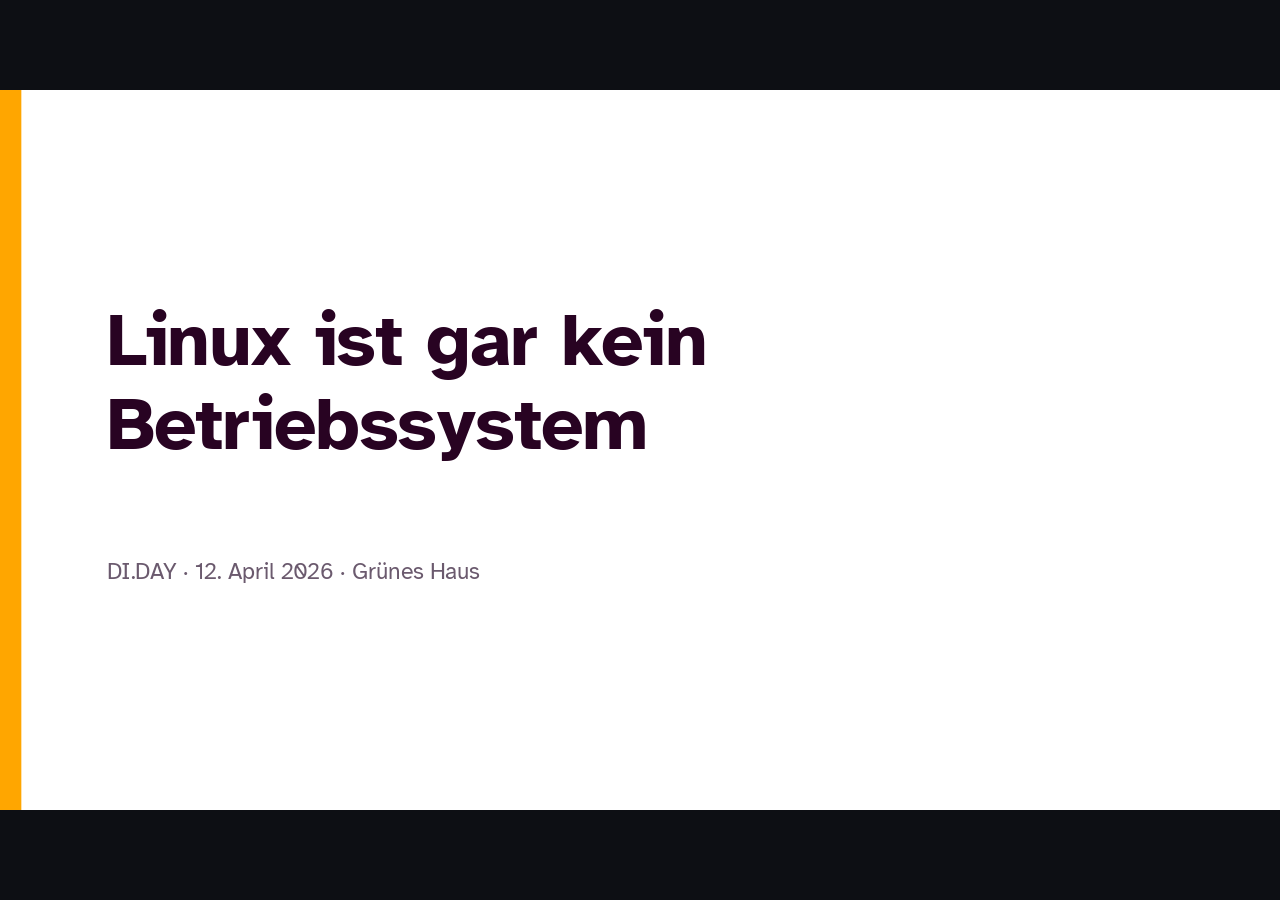
<file: linux.index.html>
<!doctype html>
<html lang="de" data-theme="did">
<head>
<meta charset="utf-8">
<meta name="viewport" content="width=device-width, initial-scale=1">
<title>Linux ist gar kein Betriebssystem</title>
<meta name="author" content="krahlos">
<link rel="license" href="https://creativecommons.org/licenses/by/4.0/deed.de">
<link rel="stylesheet" href="src/style.css">
<link rel="stylesheet" href="src/eu.style.css">
<link rel="stylesheet" href="src/gruene.style.css">
<link rel="stylesheet" href="src/did.style.css">
<link rel="stylesheet" href="src/eurosky.style.css">
</head>
<body data-duration="0">
<!-- Generated by src/build.js from data/linux/. Do not edit by hand. -->
<div class="deck">
<section class="slide layout-title">
<div class="content"><h1>Linux ist gar kein Betriebssystem</h1>
<p>DI.DAY · 12. April 2026 · Grünes Haus</p>
</div>
<aside class="notes"><p>Neuaufbau der LibreOffice-Folien vom 12.04.2026 (<code>2026-04-12_Linux.odp</code>).</p>
</aside></section>

<section class="slide layout-default">
<div class="content"><h2>Was ist denn dann ein Betriebssystem?</h2>
<ul>
<li>Ein <strong>Betriebssystem</strong> (engl. <em>operating system</em>, kurz OS) steuert alles zwischen Hardware und Benutzer</li>
<li>Beispiele: Windows, macOS, Android, iOS, Linux-Distributionen</li>
<li>Es startet beim Einschalten und läuft immer im Hintergrund</li>
</ul>
</div>
<footer><span></span><span></span><span>2 / 19</span></footer></section>

<section class="slide layout-diagram">
<div class="content"><h2>… in a nutshell</h2>
<div class="split"><pre class="mermaid">block-beta
  columns 1
  gui[&quot;&lt;b&gt;Grafische Oberfläche&lt;/b&gt;&lt;br&gt;Desktop · Fenstermanager · Display-Server&quot;]
  tools[&quot;&lt;b&gt;Systemwerkzeuge&lt;/b&gt;&lt;br&gt;Shell · Compiler · Editor · Paketmanager&quot;]
  libs[&quot;&lt;b&gt;Systembibliotheken&lt;/b&gt;&lt;br&gt;Gemeinsame Funktionen für alle Programme&quot;]
  kernel[&quot;&lt;b&gt;Kernel&lt;/b&gt;&lt;br&gt;Prozesse · Speicher · Dateisystem · Treiber&quot;]
</pre></div></div>
<footer><span></span><span></span><span>3 / 19</span></footer></section>

<section class="slide layout-default">
<div class="content"><h2>Was macht das Betriebssystem so?</h2>
<ul>
<li>Verwaltet <strong>Eingaben</strong> von Maus, Tastatur oder Touchscreen</li>
<li>Steuert die <strong>Ausgabe</strong> auf Bildschirm oder Lautsprecher</li>
<li>Verwaltet den <strong>Speicher</strong> beim Anlegen, Ändern oder Löschen von Dateien</li>
<li>Koordiniert <strong>Programme</strong>, damit mehrere gleichzeitig laufen (Multitasking)</li>
</ul>
</div>
<footer><span></span><span></span><span>4 / 19</span></footer></section>

<section class="slide layout-statement">
<div class="content"><h2>Wer kontrolliert das alles?</h2>
<p>In den 1980ern meist große Unternehmen – mit geschlossenem Code und Lizenzgebühren. Bis ein MIT-Informatiker genug davon hatte …</p>
</div>
<footer><span></span><span></span><span>5 / 19</span></footer></section>

<section class="slide layout-default">
<div class="content"><h2>GNU-Geschichte in a nutshell</h2>
<ul>
<li><strong>1983</strong>: Richard Stallman, Informatiker am MIT, kündigt das GNU-Projekt an</li>
<li><strong>Ziel</strong>: ein vollständig freies Betriebssystem, ohne proprietäre Einschränkungen</li>
<li><strong>GNU</strong> steht für „GNU&#39;s Not Unix“ – ein rekursives Akronym und eine Anspielung auf das damals verbreitete Unix</li>
<li><strong>Bis 1991</strong> entstehen viele Werkzeuge (Shell, Compiler, Editor), aber noch kein fertiger Kernel</li>
</ul>
</div>
<footer><span></span><span>GNU-Projekt, Ankündigung vom 27.09.1983; gnu.org/gnu/thegnuproject</span><span>6 / 19</span></footer><aside class="notes"><p>Rekursives Akronym: Die Abkürzung steckt in sich selbst.</p>
<p>Der GNU-Kernel Hurd ist seit 1990 in Arbeit, war 1991 aber nicht einsatzbereit. Genau diese Lücke füllt Linux.</p>
</aside></section>

<section class="slide layout-default has-qr">
<div class="content"><h2>Die vier Freiheiten freier Software</h2>
<ul>
<li><strong>Freiheit 0</strong>: das Programm ausführen, wie man möchte, für jeden Zweck</li>
<li><strong>Freiheit 1</strong>: untersuchen, wie das Programm funktioniert, und es an die eigenen Bedürfnisse anpassen</li>
<li><strong>Freiheit 2</strong>: Kopien weitergeben, um anderen zu helfen</li>
<li><strong>Freiheit 3</strong>: eigene veränderte Versionen an andere weitergeben</li>
</ul>
</div>
<figure class="qr"><svg version="1.1" xmlns="http://www.w3.org/2000/svg" viewBox="0 0 37 37"  preserveAspectRatio="xMinYMin meet"><rect width="100%" height="100%" fill="white" cx="0" cy="0"/><path d="M2,2l1,0 0,1 -1,0 0,-1z M3,2l1,0 0,1 -1,0 0,-1z M4,2l1,0 0,1 -1,0 0,-1z M5,2l1,0 0,1 -1,0 0,-1z M6,2l1,0 0,1 -1,0 0,-1z M7,2l1,0 0,1 -1,0 0,-1z M8,2l1,0 0,1 -1,0 0,-1z M10,2l1,0 0,1 -1,0 0,-1z M12,2l1,0 0,1 -1,0 0,-1z M13,2l1,0 0,1 -1,0 0,-1z M14,2l1,0 0,1 -1,0 0,-1z M15,2l1,0 0,1 -1,0 0,-1z M19,2l1,0 0,1 -1,0 0,-1z M20,2l1,0 0,1 -1,0 0,-1z M23,2l1,0 0,1 -1,0 0,-1z M24,2l1,0 0,1 -1,0 0,-1z M28,2l1,0 0,1 -1,0 0,-1z M29,2l1,0 0,1 -1,0 0,-1z M30,2l1,0 0,1 -1,0 0,-1z M31,2l1,0 0,1 -1,0 0,-1z M32,2l1,0 0,1 -1,0 0,-1z M33,2l1,0 0,1 -1,0 0,-1z M34,2l1,0 0,1 -1,0 0,-1z M2,3l1,0 0,1 -1,0 0,-1z M8,3l1,0 0,1 -1,0 0,-1z M13,3l1,0 0,1 -1,0 0,-1z M20,3l1,0 0,1 -1,0 0,-1z M23,3l1,0 0,1 -1,0 0,-1z M24,3l1,0 0,1 -1,0 0,-1z M26,3l1,0 0,1 -1,0 0,-1z M28,3l1,0 0,1 -1,0 0,-1z M34,3l1,0 0,1 -1,0 0,-1z M2,4l1,0 0,1 -1,0 0,-1z M4,4l1,0 0,1 -1,0 0,-1z M5,4l1,0 0,1 -1,0 0,-1z M6,4l1,0 0,1 -1,0 0,-1z M8,4l1,0 0,1 -1,0 0,-1z M10,4l1,0 0,1 -1,0 0,-1z M11,4l1,0 0,1 -1,0 0,-1z M12,4l1,0 0,1 -1,0 0,-1z M13,4l1,0 0,1 -1,0 0,-1z M14,4l1,0 0,1 -1,0 0,-1z M15,4l1,0 0,1 -1,0 0,-1z M17,4l1,0 0,1 -1,0 0,-1z M18,4l1,0 0,1 -1,0 0,-1z M19,4l1,0 0,1 -1,0 0,-1z M21,4l1,0 0,1 -1,0 0,-1z M22,4l1,0 0,1 -1,0 0,-1z M23,4l1,0 0,1 -1,0 0,-1z M24,4l1,0 0,1 -1,0 0,-1z M28,4l1,0 0,1 -1,0 0,-1z M30,4l1,0 0,1 -1,0 0,-1z M31,4l1,0 0,1 -1,0 0,-1z M32,4l1,0 0,1 -1,0 0,-1z M34,4l1,0 0,1 -1,0 0,-1z M2,5l1,0 0,1 -1,0 0,-1z M4,5l1,0 0,1 -1,0 0,-1z M5,5l1,0 0,1 -1,0 0,-1z M6,5l1,0 0,1 -1,0 0,-1z M8,5l1,0 0,1 -1,0 0,-1z M13,5l1,0 0,1 -1,0 0,-1z M17,5l1,0 0,1 -1,0 0,-1z M19,5l1,0 0,1 -1,0 0,-1z M20,5l1,0 0,1 -1,0 0,-1z M23,5l1,0 0,1 -1,0 0,-1z M24,5l1,0 0,1 -1,0 0,-1z M28,5l1,0 0,1 -1,0 0,-1z M30,5l1,0 0,1 -1,0 0,-1z M31,5l1,0 0,1 -1,0 0,-1z M32,5l1,0 0,1 -1,0 0,-1z M34,5l1,0 0,1 -1,0 0,-1z M2,6l1,0 0,1 -1,0 0,-1z M4,6l1,0 0,1 -1,0 0,-1z M5,6l1,0 0,1 -1,0 0,-1z M6,6l1,0 0,1 -1,0 0,-1z M8,6l1,0 0,1 -1,0 0,-1z M11,6l1,0 0,1 -1,0 0,-1z M13,6l1,0 0,1 -1,0 0,-1z M14,6l1,0 0,1 -1,0 0,-1z M17,6l1,0 0,1 -1,0 0,-1z M20,6l1,0 0,1 -1,0 0,-1z M24,6l1,0 0,1 -1,0 0,-1z M28,6l1,0 0,1 -1,0 0,-1z M30,6l1,0 0,1 -1,0 0,-1z M31,6l1,0 0,1 -1,0 0,-1z M32,6l1,0 0,1 -1,0 0,-1z M34,6l1,0 0,1 -1,0 0,-1z M2,7l1,0 0,1 -1,0 0,-1z M8,7l1,0 0,1 -1,0 0,-1z M10,7l1,0 0,1 -1,0 0,-1z M11,7l1,0 0,1 -1,0 0,-1z M13,7l1,0 0,1 -1,0 0,-1z M17,7l1,0 0,1 -1,0 0,-1z M22,7l1,0 0,1 -1,0 0,-1z M23,7l1,0 0,1 -1,0 0,-1z M24,7l1,0 0,1 -1,0 0,-1z M26,7l1,0 0,1 -1,0 0,-1z M28,7l1,0 0,1 -1,0 0,-1z M34,7l1,0 0,1 -1,0 0,-1z M2,8l1,0 0,1 -1,0 0,-1z M3,8l1,0 0,1 -1,0 0,-1z M4,8l1,0 0,1 -1,0 0,-1z M5,8l1,0 0,1 -1,0 0,-1z M6,8l1,0 0,1 -1,0 0,-1z M7,8l1,0 0,1 -1,0 0,-1z M8,8l1,0 0,1 -1,0 0,-1z M10,8l1,0 0,1 -1,0 0,-1z M12,8l1,0 0,1 -1,0 0,-1z M14,8l1,0 0,1 -1,0 0,-1z M16,8l1,0 0,1 -1,0 0,-1z M18,8l1,0 0,1 -1,0 0,-1z M20,8l1,0 0,1 -1,0 0,-1z M22,8l1,0 0,1 -1,0 0,-1z M24,8l1,0 0,1 -1,0 0,-1z M26,8l1,0 0,1 -1,0 0,-1z M28,8l1,0 0,1 -1,0 0,-1z M29,8l1,0 0,1 -1,0 0,-1z M30,8l1,0 0,1 -1,0 0,-1z M31,8l1,0 0,1 -1,0 0,-1z M32,8l1,0 0,1 -1,0 0,-1z M33,8l1,0 0,1 -1,0 0,-1z M34,8l1,0 0,1 -1,0 0,-1z M12,9l1,0 0,1 -1,0 0,-1z M13,9l1,0 0,1 -1,0 0,-1z M16,9l1,0 0,1 -1,0 0,-1z M17,9l1,0 0,1 -1,0 0,-1z M18,9l1,0 0,1 -1,0 0,-1z M22,9l1,0 0,1 -1,0 0,-1z M25,9l1,0 0,1 -1,0 0,-1z M2,10l1,0 0,1 -1,0 0,-1z M4,10l1,0 0,1 -1,0 0,-1z M8,10l1,0 0,1 -1,0 0,-1z M9,10l1,0 0,1 -1,0 0,-1z M11,10l1,0 0,1 -1,0 0,-1z M16,10l1,0 0,1 -1,0 0,-1z M18,10l1,0 0,1 -1,0 0,-1z M21,10l1,0 0,1 -1,0 0,-1z M25,10l1,0 0,1 -1,0 0,-1z M26,10l1,0 0,1 -1,0 0,-1z M29,10l1,0 0,1 -1,0 0,-1z M32,10l1,0 0,1 -1,0 0,-1z M34,10l1,0 0,1 -1,0 0,-1z M2,11l1,0 0,1 -1,0 0,-1z M4,11l1,0 0,1 -1,0 0,-1z M5,11l1,0 0,1 -1,0 0,-1z M6,11l1,0 0,1 -1,0 0,-1z M7,11l1,0 0,1 -1,0 0,-1z M9,11l1,0 0,1 -1,0 0,-1z M14,11l1,0 0,1 -1,0 0,-1z M15,11l1,0 0,1 -1,0 0,-1z M17,11l1,0 0,1 -1,0 0,-1z M18,11l1,0 0,1 -1,0 0,-1z M21,11l1,0 0,1 -1,0 0,-1z M22,11l1,0 0,1 -1,0 0,-1z M23,11l1,0 0,1 -1,0 0,-1z M24,11l1,0 0,1 -1,0 0,-1z M25,11l1,0 0,1 -1,0 0,-1z M26,11l1,0 0,1 -1,0 0,-1z M28,11l1,0 0,1 -1,0 0,-1z M31,11l1,0 0,1 -1,0 0,-1z M34,11l1,0 0,1 -1,0 0,-1z M2,12l1,0 0,1 -1,0 0,-1z M3,12l1,0 0,1 -1,0 0,-1z M6,12l1,0 0,1 -1,0 0,-1z M7,12l1,0 0,1 -1,0 0,-1z M8,12l1,0 0,1 -1,0 0,-1z M10,12l1,0 0,1 -1,0 0,-1z M11,12l1,0 0,1 -1,0 0,-1z M12,12l1,0 0,1 -1,0 0,-1z M13,12l1,0 0,1 -1,0 0,-1z M17,12l1,0 0,1 -1,0 0,-1z M18,12l1,0 0,1 -1,0 0,-1z M19,12l1,0 0,1 -1,0 0,-1z M21,12l1,0 0,1 -1,0 0,-1z M25,12l1,0 0,1 -1,0 0,-1z M26,12l1,0 0,1 -1,0 0,-1z M31,12l1,0 0,1 -1,0 0,-1z M32,12l1,0 0,1 -1,0 0,-1z M34,12l1,0 0,1 -1,0 0,-1z M7,13l1,0 0,1 -1,0 0,-1z M10,13l1,0 0,1 -1,0 0,-1z M14,13l1,0 0,1 -1,0 0,-1z M15,13l1,0 0,1 -1,0 0,-1z M21,13l1,0 0,1 -1,0 0,-1z M22,13l1,0 0,1 -1,0 0,-1z M24,13l1,0 0,1 -1,0 0,-1z M25,13l1,0 0,1 -1,0 0,-1z M26,13l1,0 0,1 -1,0 0,-1z M28,13l1,0 0,1 -1,0 0,-1z M29,13l1,0 0,1 -1,0 0,-1z M30,13l1,0 0,1 -1,0 0,-1z M31,13l1,0 0,1 -1,0 0,-1z M34,13l1,0 0,1 -1,0 0,-1z M2,14l1,0 0,1 -1,0 0,-1z M5,14l1,0 0,1 -1,0 0,-1z M7,14l1,0 0,1 -1,0 0,-1z M8,14l1,0 0,1 -1,0 0,-1z M9,14l1,0 0,1 -1,0 0,-1z M10,14l1,0 0,1 -1,0 0,-1z M12,14l1,0 0,1 -1,0 0,-1z M15,14l1,0 0,1 -1,0 0,-1z M17,14l1,0 0,1 -1,0 0,-1z M22,14l1,0 0,1 -1,0 0,-1z M26,14l1,0 0,1 -1,0 0,-1z M28,14l1,0 0,1 -1,0 0,-1z M29,14l1,0 0,1 -1,0 0,-1z M33,14l1,0 0,1 -1,0 0,-1z M34,14l1,0 0,1 -1,0 0,-1z M3,15l1,0 0,1 -1,0 0,-1z M5,15l1,0 0,1 -1,0 0,-1z M6,15l1,0 0,1 -1,0 0,-1z M9,15l1,0 0,1 -1,0 0,-1z M11,15l1,0 0,1 -1,0 0,-1z M14,15l1,0 0,1 -1,0 0,-1z M15,15l1,0 0,1 -1,0 0,-1z M19,15l1,0 0,1 -1,0 0,-1z M21,15l1,0 0,1 -1,0 0,-1z M22,15l1,0 0,1 -1,0 0,-1z M24,15l1,0 0,1 -1,0 0,-1z M25,15l1,0 0,1 -1,0 0,-1z M28,15l1,0 0,1 -1,0 0,-1z M31,15l1,0 0,1 -1,0 0,-1z M33,15l1,0 0,1 -1,0 0,-1z M34,15l1,0 0,1 -1,0 0,-1z M3,16l1,0 0,1 -1,0 0,-1z M5,16l1,0 0,1 -1,0 0,-1z M6,16l1,0 0,1 -1,0 0,-1z M7,16l1,0 0,1 -1,0 0,-1z M8,16l1,0 0,1 -1,0 0,-1z M9,16l1,0 0,1 -1,0 0,-1z M10,16l1,0 0,1 -1,0 0,-1z M13,16l1,0 0,1 -1,0 0,-1z M17,16l1,0 0,1 -1,0 0,-1z M19,16l1,0 0,1 -1,0 0,-1z M20,16l1,0 0,1 -1,0 0,-1z M21,16l1,0 0,1 -1,0 0,-1z M22,16l1,0 0,1 -1,0 0,-1z M23,16l1,0 0,1 -1,0 0,-1z M25,16l1,0 0,1 -1,0 0,-1z M26,16l1,0 0,1 -1,0 0,-1z M32,16l1,0 0,1 -1,0 0,-1z M34,16l1,0 0,1 -1,0 0,-1z M2,17l1,0 0,1 -1,0 0,-1z M3,17l1,0 0,1 -1,0 0,-1z M4,17l1,0 0,1 -1,0 0,-1z M10,17l1,0 0,1 -1,0 0,-1z M12,17l1,0 0,1 -1,0 0,-1z M13,17l1,0 0,1 -1,0 0,-1z M15,17l1,0 0,1 -1,0 0,-1z M20,17l1,0 0,1 -1,0 0,-1z M21,17l1,0 0,1 -1,0 0,-1z M24,17l1,0 0,1 -1,0 0,-1z M26,17l1,0 0,1 -1,0 0,-1z M27,17l1,0 0,1 -1,0 0,-1z M28,17l1,0 0,1 -1,0 0,-1z M29,17l1,0 0,1 -1,0 0,-1z M31,17l1,0 0,1 -1,0 0,-1z M2,18l1,0 0,1 -1,0 0,-1z M4,18l1,0 0,1 -1,0 0,-1z M6,18l1,0 0,1 -1,0 0,-1z M7,18l1,0 0,1 -1,0 0,-1z M8,18l1,0 0,1 -1,0 0,-1z M9,18l1,0 0,1 -1,0 0,-1z M10,18l1,0 0,1 -1,0 0,-1z M12,18l1,0 0,1 -1,0 0,-1z M13,18l1,0 0,1 -1,0 0,-1z M16,18l1,0 0,1 -1,0 0,-1z M17,18l1,0 0,1 -1,0 0,-1z M21,18l1,0 0,1 -1,0 0,-1z M22,18l1,0 0,1 -1,0 0,-1z M24,18l1,0 0,1 -1,0 0,-1z M26,18l1,0 0,1 -1,0 0,-1z M28,18l1,0 0,1 -1,0 0,-1z M29,18l1,0 0,1 -1,0 0,-1z M31,18l1,0 0,1 -1,0 0,-1z M33,18l1,0 0,1 -1,0 0,-1z M3,19l1,0 0,1 -1,0 0,-1z M5,19l1,0 0,1 -1,0 0,-1z M6,19l1,0 0,1 -1,0 0,-1z M9,19l1,0 0,1 -1,0 0,-1z M12,19l1,0 0,1 -1,0 0,-1z M13,19l1,0 0,1 -1,0 0,-1z M17,19l1,0 0,1 -1,0 0,-1z M18,19l1,0 0,1 -1,0 0,-1z M19,19l1,0 0,1 -1,0 0,-1z M21,19l1,0 0,1 -1,0 0,-1z M25,19l1,0 0,1 -1,0 0,-1z M27,19l1,0 0,1 -1,0 0,-1z M28,19l1,0 0,1 -1,0 0,-1z M31,19l1,0 0,1 -1,0 0,-1z M33,19l1,0 0,1 -1,0 0,-1z M34,19l1,0 0,1 -1,0 0,-1z M7,20l1,0 0,1 -1,0 0,-1z M8,20l1,0 0,1 -1,0 0,-1z M9,20l1,0 0,1 -1,0 0,-1z M12,20l1,0 0,1 -1,0 0,-1z M15,20l1,0 0,1 -1,0 0,-1z M16,20l1,0 0,1 -1,0 0,-1z M17,20l1,0 0,1 -1,0 0,-1z M21,20l1,0 0,1 -1,0 0,-1z M23,20l1,0 0,1 -1,0 0,-1z M25,20l1,0 0,1 -1,0 0,-1z M27,20l1,0 0,1 -1,0 0,-1z M29,20l1,0 0,1 -1,0 0,-1z M31,20l1,0 0,1 -1,0 0,-1z M32,20l1,0 0,1 -1,0 0,-1z M34,20l1,0 0,1 -1,0 0,-1z M2,21l1,0 0,1 -1,0 0,-1z M3,21l1,0 0,1 -1,0 0,-1z M5,21l1,0 0,1 -1,0 0,-1z M7,21l1,0 0,1 -1,0 0,-1z M11,21l1,0 0,1 -1,0 0,-1z M13,21l1,0 0,1 -1,0 0,-1z M15,21l1,0 0,1 -1,0 0,-1z M17,21l1,0 0,1 -1,0 0,-1z M18,21l1,0 0,1 -1,0 0,-1z M20,21l1,0 0,1 -1,0 0,-1z M21,21l1,0 0,1 -1,0 0,-1z M22,21l1,0 0,1 -1,0 0,-1z M24,21l1,0 0,1 -1,0 0,-1z M25,21l1,0 0,1 -1,0 0,-1z M26,21l1,0 0,1 -1,0 0,-1z M30,21l1,0 0,1 -1,0 0,-1z M31,21l1,0 0,1 -1,0 0,-1z M34,21l1,0 0,1 -1,0 0,-1z M3,22l1,0 0,1 -1,0 0,-1z M4,22l1,0 0,1 -1,0 0,-1z M6,22l1,0 0,1 -1,0 0,-1z M8,22l1,0 0,1 -1,0 0,-1z M9,22l1,0 0,1 -1,0 0,-1z M10,22l1,0 0,1 -1,0 0,-1z M13,22l1,0 0,1 -1,0 0,-1z M14,22l1,0 0,1 -1,0 0,-1z M15,22l1,0 0,1 -1,0 0,-1z M16,22l1,0 0,1 -1,0 0,-1z M18,22l1,0 0,1 -1,0 0,-1z M21,22l1,0 0,1 -1,0 0,-1z M25,22l1,0 0,1 -1,0 0,-1z M26,22l1,0 0,1 -1,0 0,-1z M28,22l1,0 0,1 -1,0 0,-1z M34,22l1,0 0,1 -1,0 0,-1z M3,23l1,0 0,1 -1,0 0,-1z M5,23l1,0 0,1 -1,0 0,-1z M6,23l1,0 0,1 -1,0 0,-1z M7,23l1,0 0,1 -1,0 0,-1z M9,23l1,0 0,1 -1,0 0,-1z M11,23l1,0 0,1 -1,0 0,-1z M14,23l1,0 0,1 -1,0 0,-1z M18,23l1,0 0,1 -1,0 0,-1z M19,23l1,0 0,1 -1,0 0,-1z M21,23l1,0 0,1 -1,0 0,-1z M22,23l1,0 0,1 -1,0 0,-1z M23,23l1,0 0,1 -1,0 0,-1z M24,23l1,0 0,1 -1,0 0,-1z M25,23l1,0 0,1 -1,0 0,-1z M26,23l1,0 0,1 -1,0 0,-1z M27,23l1,0 0,1 -1,0 0,-1z M28,23l1,0 0,1 -1,0 0,-1z M29,23l1,0 0,1 -1,0 0,-1z M31,23l1,0 0,1 -1,0 0,-1z M34,23l1,0 0,1 -1,0 0,-1z M2,24l1,0 0,1 -1,0 0,-1z M3,24l1,0 0,1 -1,0 0,-1z M4,24l1,0 0,1 -1,0 0,-1z M6,24l1,0 0,1 -1,0 0,-1z M7,24l1,0 0,1 -1,0 0,-1z M8,24l1,0 0,1 -1,0 0,-1z M11,24l1,0 0,1 -1,0 0,-1z M12,24l1,0 0,1 -1,0 0,-1z M14,24l1,0 0,1 -1,0 0,-1z M16,24l1,0 0,1 -1,0 0,-1z M18,24l1,0 0,1 -1,0 0,-1z M19,24l1,0 0,1 -1,0 0,-1z M21,24l1,0 0,1 -1,0 0,-1z M22,24l1,0 0,1 -1,0 0,-1z M25,24l1,0 0,1 -1,0 0,-1z M28,24l1,0 0,1 -1,0 0,-1z M32,24l1,0 0,1 -1,0 0,-1z M34,24l1,0 0,1 -1,0 0,-1z M4,25l1,0 0,1 -1,0 0,-1z M5,25l1,0 0,1 -1,0 0,-1z M7,25l1,0 0,1 -1,0 0,-1z M11,25l1,0 0,1 -1,0 0,-1z M14,25l1,0 0,1 -1,0 0,-1z M15,25l1,0 0,1 -1,0 0,-1z M17,25l1,0 0,1 -1,0 0,-1z M18,25l1,0 0,1 -1,0 0,-1z M21,25l1,0 0,1 -1,0 0,-1z M22,25l1,0 0,1 -1,0 0,-1z M26,25l1,0 0,1 -1,0 0,-1z M27,25l1,0 0,1 -1,0 0,-1z M28,25l1,0 0,1 -1,0 0,-1z M33,25l1,0 0,1 -1,0 0,-1z M2,26l1,0 0,1 -1,0 0,-1z M3,26l1,0 0,1 -1,0 0,-1z M4,26l1,0 0,1 -1,0 0,-1z M5,26l1,0 0,1 -1,0 0,-1z M6,26l1,0 0,1 -1,0 0,-1z M8,26l1,0 0,1 -1,0 0,-1z M9,26l1,0 0,1 -1,0 0,-1z M10,26l1,0 0,1 -1,0 0,-1z M11,26l1,0 0,1 -1,0 0,-1z M13,26l1,0 0,1 -1,0 0,-1z M15,26l1,0 0,1 -1,0 0,-1z M18,26l1,0 0,1 -1,0 0,-1z M21,26l1,0 0,1 -1,0 0,-1z M22,26l1,0 0,1 -1,0 0,-1z M26,26l1,0 0,1 -1,0 0,-1z M27,26l1,0 0,1 -1,0 0,-1z M28,26l1,0 0,1 -1,0 0,-1z M29,26l1,0 0,1 -1,0 0,-1z M30,26l1,0 0,1 -1,0 0,-1z M31,26l1,0 0,1 -1,0 0,-1z M33,26l1,0 0,1 -1,0 0,-1z M10,27l1,0 0,1 -1,0 0,-1z M11,27l1,0 0,1 -1,0 0,-1z M13,27l1,0 0,1 -1,0 0,-1z M14,27l1,0 0,1 -1,0 0,-1z M16,27l1,0 0,1 -1,0 0,-1z M17,27l1,0 0,1 -1,0 0,-1z M18,27l1,0 0,1 -1,0 0,-1z M19,27l1,0 0,1 -1,0 0,-1z M21,27l1,0 0,1 -1,0 0,-1z M22,27l1,0 0,1 -1,0 0,-1z M25,27l1,0 0,1 -1,0 0,-1z M26,27l1,0 0,1 -1,0 0,-1z M30,27l1,0 0,1 -1,0 0,-1z M34,27l1,0 0,1 -1,0 0,-1z M2,28l1,0 0,1 -1,0 0,-1z M3,28l1,0 0,1 -1,0 0,-1z M4,28l1,0 0,1 -1,0 0,-1z M5,28l1,0 0,1 -1,0 0,-1z M6,28l1,0 0,1 -1,0 0,-1z M7,28l1,0 0,1 -1,0 0,-1z M8,28l1,0 0,1 -1,0 0,-1z M10,28l1,0 0,1 -1,0 0,-1z M11,28l1,0 0,1 -1,0 0,-1z M12,28l1,0 0,1 -1,0 0,-1z M13,28l1,0 0,1 -1,0 0,-1z M17,28l1,0 0,1 -1,0 0,-1z M19,28l1,0 0,1 -1,0 0,-1z M21,28l1,0 0,1 -1,0 0,-1z M22,28l1,0 0,1 -1,0 0,-1z M24,28l1,0 0,1 -1,0 0,-1z M26,28l1,0 0,1 -1,0 0,-1z M28,28l1,0 0,1 -1,0 0,-1z M30,28l1,0 0,1 -1,0 0,-1z M31,28l1,0 0,1 -1,0 0,-1z M32,28l1,0 0,1 -1,0 0,-1z M34,28l1,0 0,1 -1,0 0,-1z M2,29l1,0 0,1 -1,0 0,-1z M8,29l1,0 0,1 -1,0 0,-1z M16,29l1,0 0,1 -1,0 0,-1z M17,29l1,0 0,1 -1,0 0,-1z M20,29l1,0 0,1 -1,0 0,-1z M21,29l1,0 0,1 -1,0 0,-1z M25,29l1,0 0,1 -1,0 0,-1z M26,29l1,0 0,1 -1,0 0,-1z M30,29l1,0 0,1 -1,0 0,-1z M31,29l1,0 0,1 -1,0 0,-1z M33,29l1,0 0,1 -1,0 0,-1z M34,29l1,0 0,1 -1,0 0,-1z M2,30l1,0 0,1 -1,0 0,-1z M4,30l1,0 0,1 -1,0 0,-1z M5,30l1,0 0,1 -1,0 0,-1z M6,30l1,0 0,1 -1,0 0,-1z M8,30l1,0 0,1 -1,0 0,-1z M11,30l1,0 0,1 -1,0 0,-1z M12,30l1,0 0,1 -1,0 0,-1z M16,30l1,0 0,1 -1,0 0,-1z M17,30l1,0 0,1 -1,0 0,-1z M18,30l1,0 0,1 -1,0 0,-1z M21,30l1,0 0,1 -1,0 0,-1z M22,30l1,0 0,1 -1,0 0,-1z M24,30l1,0 0,1 -1,0 0,-1z M25,30l1,0 0,1 -1,0 0,-1z M26,30l1,0 0,1 -1,0 0,-1z M27,30l1,0 0,1 -1,0 0,-1z M28,30l1,0 0,1 -1,0 0,-1z M29,30l1,0 0,1 -1,0 0,-1z M30,30l1,0 0,1 -1,0 0,-1z M2,31l1,0 0,1 -1,0 0,-1z M4,31l1,0 0,1 -1,0 0,-1z M5,31l1,0 0,1 -1,0 0,-1z M6,31l1,0 0,1 -1,0 0,-1z M8,31l1,0 0,1 -1,0 0,-1z M13,31l1,0 0,1 -1,0 0,-1z M16,31l1,0 0,1 -1,0 0,-1z M19,31l1,0 0,1 -1,0 0,-1z M20,31l1,0 0,1 -1,0 0,-1z M21,31l1,0 0,1 -1,0 0,-1z M22,31l1,0 0,1 -1,0 0,-1z M23,31l1,0 0,1 -1,0 0,-1z M25,31l1,0 0,1 -1,0 0,-1z M26,31l1,0 0,1 -1,0 0,-1z M27,31l1,0 0,1 -1,0 0,-1z M29,31l1,0 0,1 -1,0 0,-1z M30,31l1,0 0,1 -1,0 0,-1z M31,31l1,0 0,1 -1,0 0,-1z M32,31l1,0 0,1 -1,0 0,-1z M33,31l1,0 0,1 -1,0 0,-1z M34,31l1,0 0,1 -1,0 0,-1z M2,32l1,0 0,1 -1,0 0,-1z M4,32l1,0 0,1 -1,0 0,-1z M5,32l1,0 0,1 -1,0 0,-1z M6,32l1,0 0,1 -1,0 0,-1z M8,32l1,0 0,1 -1,0 0,-1z M10,32l1,0 0,1 -1,0 0,-1z M13,32l1,0 0,1 -1,0 0,-1z M17,32l1,0 0,1 -1,0 0,-1z M21,32l1,0 0,1 -1,0 0,-1z M26,32l1,0 0,1 -1,0 0,-1z M29,32l1,0 0,1 -1,0 0,-1z M30,32l1,0 0,1 -1,0 0,-1z M32,32l1,0 0,1 -1,0 0,-1z M33,32l1,0 0,1 -1,0 0,-1z M34,32l1,0 0,1 -1,0 0,-1z M2,33l1,0 0,1 -1,0 0,-1z M8,33l1,0 0,1 -1,0 0,-1z M12,33l1,0 0,1 -1,0 0,-1z M13,33l1,0 0,1 -1,0 0,-1z M15,33l1,0 0,1 -1,0 0,-1z M17,33l1,0 0,1 -1,0 0,-1z M20,33l1,0 0,1 -1,0 0,-1z M22,33l1,0 0,1 -1,0 0,-1z M24,33l1,0 0,1 -1,0 0,-1z M26,33l1,0 0,1 -1,0 0,-1z M27,33l1,0 0,1 -1,0 0,-1z M29,33l1,0 0,1 -1,0 0,-1z M30,33l1,0 0,1 -1,0 0,-1z M31,33l1,0 0,1 -1,0 0,-1z M2,34l1,0 0,1 -1,0 0,-1z M3,34l1,0 0,1 -1,0 0,-1z M4,34l1,0 0,1 -1,0 0,-1z M5,34l1,0 0,1 -1,0 0,-1z M6,34l1,0 0,1 -1,0 0,-1z M7,34l1,0 0,1 -1,0 0,-1z M8,34l1,0 0,1 -1,0 0,-1z M10,34l1,0 0,1 -1,0 0,-1z M11,34l1,0 0,1 -1,0 0,-1z M16,34l1,0 0,1 -1,0 0,-1z M17,34l1,0 0,1 -1,0 0,-1z M26,34l1,0 0,1 -1,0 0,-1z M27,34l1,0 0,1 -1,0 0,-1z M28,34l1,0 0,1 -1,0 0,-1z M29,34l1,0 0,1 -1,0 0,-1z M30,34l1,0 0,1 -1,0 0,-1z M34,34l1,0 0,1 -1,0 0,-1z " stroke="transparent" fill="black"/></svg><figcaption>www.gnu.org/philosophy/free-sw.html#four-freedoms</figcaption></figure><footer><span></span><span>GNU-Projekt, „Was ist Freie Software?“</span><span>7 / 19</span></footer><aside class="notes"><p>Original (englisch): &quot;The freedom to run the program as you wish, for any purpose&quot; usw.</p>
<p>Im alten Foliensatz hieß die Folie „GNU Manifesto (1985 ff.)“. Das Manifest erschien 1985. Die vier nummerierten Freiheiten stammen aus der Freie-Software-Definition, die das GNU-Projekt später formuliert und erweitert hat. Deshalb jetzt der neue Titel.</p>
<p>Voraussetzung für Freiheit 1 und 3: Zugang zum Quellcode.</p>
</aside></section>

<section class="slide layout-default">
<div class="content"><h2>Linux-Geschichte in a nutshell</h2>
<ul>
<li><strong>1991</strong>: Linus Torvalds, 21, Informatikstudent in Helsinki</li>
<li>Schreibt als Hobby einen eigenen Betriebssystemkern – den <strong>Linux-Kernel</strong></li>
<li>Stellt den Quellcode frei ins Netz, Tausende beginnen mitzuhelfen</li>
<li><strong>Heute</strong>: eines der größten Open-Source-Projekte der Welt, mit Entwicklerinnen und Entwicklern weltweit</li>
</ul>
</div>
<footer><span></span><span>Linus Torvalds, comp.os.minix, 25.08.1991; Linux Foundation</span><span>8 / 19</span></footer><aside class="notes"><p>Seit 1992 steht der Kernel unter der GNU GPL. Das passt zu den vier Freiheiten.</p>
<p>Geändert gegenüber dem alten Foliensatz: „Größtes Open-Source-Projekt der Geschichte“ ist schwer zu belegen, deshalb jetzt „eines der größten“.</p>
</aside></section>

<section class="slide layout-quote">
<div class="content"><h2>Fehleinschätzung</h2>
<blockquote>
<p>Hello everybody out there using minix – I&#39;m doing a (free) operating system (<strong>just a hobby, won&#39;t be big and professional like gnu</strong>) for 386(486) AT clones. […] I&#39;ve currently ported bash(1.08) and gcc(1.40), and things seem to work.</p>
</blockquote>
<p>— Linus Torvalds, comp.os.minix, 25. August 1991</p>
</div>
<footer><span></span><span>Linus Torvalds, Usenet-Gruppe comp.os.minix, 25.08.1991</span><span>9 / 19</span></footer><aside class="notes"><p>„Ich mache ein (freies) Betriebssystem – nur ein Hobby, wird nicht groß und professionell wie GNU.“</p>
<p>Lustig: bash und gcc kommen aus dem GNU-Projekt. Linux lief also von Anfang an mit GNU-Werkzeugen.</p>
<p>Ausgelassen: &quot;This has been brewing since april, and is starting to get ready. I&#39;d like any feedback on things people like/dislike in minix, as my OS resembles it somewhat (same physical layout of the file-system (due to practical reasons) among other things).&quot; – &quot;This implies that I&#39;ll get something practical within a few months, and I&#39;d like to know what features most people would want. Any suggestions are welcome, but I won&#39;t promise I&#39;ll implement them :-)&quot; – &quot;PS. Yes – it&#39;s free of any minix code, and it has a multi-threaded fs.&quot;</p>
</aside></section>

<section class="slide layout-diagram">
<div class="content"><h2>GNU? Linux? Hä?</h2>
<div class="split"><pre class="mermaid">---
config:
  flowchart:
    rankSpacing: 20
---
flowchart TB
  apps[&quot;&lt;b&gt;Anwendungsprogramme&lt;/b&gt;&lt;br&gt;Browser · Office · Mediaplayer · Spiele&quot;]
  subgraph os [Betriebssystem]
    direction TB
    g[&quot;Grafische Oberfläche (Desktop)&quot;]
    d[&quot;Systemdienste &amp; Konfiguration&quot;]
    l[&quot;Systembibliotheken (z. B. GNU)&quot;]
    k[&quot;&lt;b&gt;Linux (Kernel)&lt;/b&gt;&lt;br&gt;Prozesse · Speicher · Treiber&quot;]
    g ~~~ d ~~~ l ~~~ k
  end
  hw[&quot;&lt;b&gt;Hardware&lt;/b&gt;&lt;br&gt;CPU · RAM · Festplatte · GPU&quot;]
  apps &lt;-- &quot;Anfragen &amp; Ausgaben&quot; --&gt; os
  os -- &quot;direkte Befehle&quot; --&gt; hw
</pre><div class="text"><ul>
<li><strong>Linux</strong> allein ist nur der Kernel: steuert die Hardware, verteilt Ressourcen</li>
<li><strong>GNU</strong> liefert Werkzeuge wie Shell, Compiler und Bibliotheken</li>
<li><strong>Oberflächen</strong> kommen z. B. von GNOME oder KDE</li>
<li>Zusammen ergibt das ein Betriebssystem</li>
<li>Die FSF nennt es deshalb <strong>GNU/Linux</strong>; üblich ist kurz „Linux“</li>
</ul>
</div></div></div>
<footer><span></span><span></span><span>10 / 19</span></footer><aside class="notes"><p>Im alten Foliensatz stand „Korrekt daher eigentlich: GNU/Linux“. Das ist die Position der FSF und umstritten. Neutral: beide Namen nennen.</p>
<p>Diagramm gegenüber dem Original umgedreht: Hardware unten, Anwendungen oben. Die Befehle gehen vom Betriebssystem an die Hardware.</p>
</aside></section>

<section class="slide layout-default">
<div class="content"><h2>Linux-basierte Betriebssysteme</h2>
<ul>
<li><strong>Linux-OS</strong> = Kernel + Werkzeuge + Oberfläche</li>
<li>Der Linux-Kernel ist der gemeinsame Kern aller Linux-basierten Betriebssysteme</li>
<li>Aber nicht alle sind GNU/Linux – <strong>Android</strong> zum Beispiel nicht</li>
<li>Die Varianten heißen <strong>Distributionen</strong>, kurz „Distros“</li>
<li>Jede Distro hat eigene Ziele: Einfachheit, Geschwindigkeit, Sicherheit, Aussehen</li>
</ul>
</div>
<footer><span></span><span></span><span>11 / 19</span></footer><aside class="notes"><p>Android nutzt den Linux-Kernel, aber eigene Bibliotheken (Bionic statt GNU-C-Bibliothek) und eigene Werkzeuge.</p>
</aside></section>

<section class="slide layout-diagram">
<div class="content"><h2>Linux-Stammbaum</h2>
<div class="split"><pre class="mermaid">flowchart TB
  kernel[&quot;&lt;b&gt;Linux-Kernel&lt;/b&gt;&quot;]
  subgraph deb [&quot; &quot;]
    debian[&quot;&lt;b&gt;Debian&lt;/b&gt;&lt;br&gt;Stabilität&quot;] --&gt; ubuntu[&quot;&lt;b&gt;Ubuntu&lt;/b&gt;&lt;br&gt;populär&quot;]
    ubuntu --&gt; mint[&quot;&lt;b&gt;Linux Mint&lt;/b&gt;&lt;br&gt;Windows-ähnlich&quot;] &amp; kubuntu[&quot;&lt;b&gt;Kubuntu&lt;/b&gt;&lt;br&gt;KDE-Desktop&quot;] &amp; pop[&quot;&lt;b&gt;Pop!_OS&lt;/b&gt;&lt;br&gt;Gaming &amp; Dev&quot;]
  end
  subgraph rh [&quot; &quot;]
    redhat[&quot;&lt;b&gt;Red Hat&lt;/b&gt;&lt;br&gt;Enterprise&quot;] --&gt; fedora[&quot;&lt;b&gt;Fedora&lt;/b&gt;&lt;br&gt;cutting edge&quot;] &amp; rocky[&quot;&lt;b&gt;Rocky Linux&lt;/b&gt;&lt;br&gt;Server&quot;]
  end
  kernel --&gt; debian &amp; redhat &amp; arch[&quot;&lt;b&gt;Arch&lt;/b&gt;&lt;br&gt;I use Arch btw&quot;]
</pre></div></div>
<footer><span></span><span></span><span>12 / 19</span></footer><aside class="notes"><p>Vereinfacht: Es gibt Hunderte Distros. Fedora ist genau genommen der Vorläufer von Red Hat Enterprise Linux, Rocky Linux ein freier Nachbau davon.</p>
</aside></section>

<section class="slide layout-image">
<div class="content"><figure><img src="data/linux/img/tux.png" alt="Tux, der Linux-Pinguin"><figcaption>Tux: Larry Ewing (<a href="mailto:lewing@isc.tamu.edu">lewing@isc.tamu.edu</a>) und The GIMP; flache Version: Sergey Smith</figcaption></figure><div class="text"><h2>Und was ist mit dem Pinguin?</h2>
<ul>
<li><strong>1993</strong>: Linus wird in Canberra von einem Pinguin gebissen – angeblich hat er seitdem „Penguinitis“</li>
<li><strong>1996</strong>: Maskottchen gesucht – Linus will einen Pinguin, „fett und glücklich, als hätte er gerade Fisch gegessen“</li>
<li><strong>Tux</strong> = <strong>T</strong>orvalds&#39; <strong>U</strong>ni<strong>X</strong></li>
<li><strong>Design</strong>: Larry Ewing, mit dem freien Programm GIMP</li>
</ul>
</div></div>
<footer><span></span><span>Linux Journal, Interview mit Linus Torvalds (1995); Wikipedia, „Tux (Maskottchen)“</span><span>13 / 19</span></footer><aside class="notes"><p>Korrigiert: Im alten Foliensatz stand „mit Microsoft Paint“. Tux wurde 1996 mit GIMP 0.54 gezeichnet. Die Lizenz verlangt die Nennung von Larry Ewing und GIMP.</p>
<p>PRÜFEN: Das Penguinitis-Zitat („makes you feel incredibly happy whenever you see penguins“) aus dem alten Foliensatz habe ich in keiner Primärquelle gefunden. Deshalb steht es nicht mehr auf der Folie.</p>
<p>Ob es 1996 einen echten Wettbewerb gab, ist umstritten. Auch wer den Namen „Tux“ vorschlug, ist nicht sicher belegt (oft genannt: James Hughes).</p>
</aside></section>

<section class="slide layout-section">
<div class="content"><div class="no">01</div><h2>So, jetzt geht&#39;s ans Eingemachte</h2>
</div>
</section>

<section class="slide layout-default">
<div class="content"><h2>Empfehlung: Linux Mint</h2>
<ul>
<li>Platz 2 im <strong>DistroWatch</strong>-Ranking (Stand 11.04.2026)</li>
<li>Oberfläche ähnlich wie Windows → wenig Umgewöhnung nötig</li>
<li>Direkt einsatzbereit: Browser, Mediaplayer und Office vorinstalliert</li>
<li>Stabil durch die lange erprobte Ubuntu-Basis</li>
<li>Kostenlos, keine Werbung, kein Tracking</li>
</ul>
<div class="logos"><img src="data/linux/img/logos/linux-mint.svg" alt="Linux Mint"></div></div>
<footer><span>1 · Praxis</span><span>distrowatch.com (Stand 11.04.2026); linuxmint.com</span><span>15 / 19</span></footer><aside class="notes"><p>Ehrlich bleiben: DistroWatch zählt Seitenaufrufe auf distrowatch.com, nicht installierte Systeme.</p>
<p>Linux Mint finanziert sich über Spenden und Sponsoren.</p>
<p>Logo: offizielle Datei aus github.com/linuxmint/mintstick (GPL-2.0-or-later), unverändert. Marke: Laut linuxmint.com/faq.php darf das Logo in Dokumenten gezeigt werden, solange keine Verbindung zu Linux Mint behauptet wird.</p>
</aside></section>

<section class="slide layout-section">
<div class="content"><div class="no">02</div><h2>Zeit für Fragen &amp; Installationen</h2>
</div>
</section>

<section class="slide layout-default">
<div class="content"><h2>Warum ich von Windows wechseln würde</h2>
<ul>
<li><strong>Recall</strong> fotografiert regelmäßig den Bildschirm – in Tests auch Kreditkartennummern und Passwörter, trotz Filter</li>
<li><strong>BitLocker</strong>: Liegt der Wiederherstellungsschlüssel im Microsoft-Konto, gibt Microsoft ihn auf richterliche Anordnung heraus – 2025 ans FBI geschehen</li>
<li><strong>IStGH</strong>: Nach US-Sanktionen verlor Chefankläger Karim Khan den Zugang zu seinem Microsoft-E-Mail-Konto</li>
</ul>
</div>
<footer><span>2 · Fragen</span><span>Tom&#39;s Hardware, 12/2024; The Register, 01.08.2025; Forbes/TechCrunch, 23.01.2026; AP, 15.05.2025</span><span>17 / 19</span></footer><aside class="notes"><p>Fair bleiben:</p>
<ul>
<li><strong>Recall</strong> ist seit dem Neustart 2025 optional und gibt es nur auf Copilot+-PCs. Der Filter für sensible Daten hat in den Tests von Tom&#39;s Hardware und The Register trotzdem Kreditkartendaten und Passwörter durchgelassen.</li>
<li><strong>BitLocker</strong>: Liegt der Wiederherstellungsschlüssel im Microsoft-Konto, gibt Microsoft ihn auf richterliche Anordnung heraus – 2025 ans FBI geschehen</li>
<li><strong>IStGH</strong>: Die US-Sanktionen vom Februar 2025 waren die Reaktion auf die Haftbefehle gegen Netanjahu und Gallant. Die Haftbefehle hat eine Kammer des Gerichtshofs erlassen, Khan hatte sie beantragt. Microsoft bestreitet, Dienste für den Gerichtshof eingestellt zu haben. Wer die Sperre auslöste, ist bis heute umstritten.</li>
</ul>
<p>PRÜFEN: Im alten Foliensatz stand „den Schlüssel behält aber Microsoft“. Das gilt nur, wenn der Schlüssel im Microsoft-Konto gesichert ist, deshalb jetzt der Wenn-Satz.</p>
</aside></section>

<section class="slide layout-default">
<div class="content"><h2>Und warum solltest du wechseln?</h2>
<ul>
<li><strong>Windows 10</strong>: Der Support endete am 14. Oktober 2025. Sicherheitsupdates gibt es für Privatleute nur noch per ESU, bis 13. Oktober 2026</li>
<li>Kein Zwang zur teuren Neuanschaffung für Windows 11</li>
<li>Keine Werbung, kein Tracking, keine ungewollten Updates</li>
<li>Kostenlos – für immer</li>
<li>Läuft auf fast jeder Hardware, auch auf älteren Geräten</li>
</ul>
</div>
<footer><span>2 · Fragen</span><span>Microsoft, Lebenszyklusrichtlinie Windows 10</span><span>18 / 19</span></footer><aside class="notes"><p>ESU = Extended Security Updates. Im EWR kostenlos, wenn man sich mit einem Microsoft-Konto anmeldet.</p>
<p>Ehrlich bleiben: Manche Hardware macht Ärger, etwa bestimmte Drucker, Scanner oder WLAN-Chips. Deshalb vorher mit einem Live-USB-Stick testen.</p>
<p>PRÜFEN: Wird der Vortrag nach dem 13.10.2026 gehalten, ist auch die ESU-Frist vorbei. Dann den ersten Punkt anpassen.</p>
</aside></section>

<section class="slide layout-sources">
<div class="content"><h2>Quellen</h2>
<div class="cols"><div class="col"><h3>Geschichte</h3>
<ul>
<li><a href="https://www.gnu.org/gnu/initial-announcement.html">GNU-Ankündigung, 1983</a></li>
<li><a href="https://www.gnu.org/philosophy/free-sw.html#four-freedoms">Die vier Freiheiten</a></li>
<li><a href="https://groups.google.com/g/comp.os.minix/c/dlNtH7RRrGA/m/SwRavCzVE7gJ">Torvalds, comp.os.minix, 1991</a></li>
<li><a href="https://en.wikipedia.org/wiki/Tux_(mascot)">Tux (Wikipedia)</a></li>
</ul>
</div><div class="col"><h3>Distributionen</h3>
<ul>
<li><a href="https://distrowatch.com">DistroWatch</a></li>
<li><a href="https://linuxmint.com">Linux Mint</a></li>
</ul>
</div><div class="col"><h3>Windows</h3>
<ul>
<li><a href="https://www.tomshardware.com/software/windows/microsoft-recall-screenshots-credit-cards-and-social-security-numbers-even-with-the-sensitive-information-filter-enabled">Tom&#39;s Hardware: Recall</a></li>
<li><a href="https://www.theregister.com/2025/08/01/microsoft_recall_captures_credit_card_info/">The Register: Recall</a></li>
<li><a href="https://techcrunch.com/2026/01/23/microsoft-gave-fbi-a-set-of-bitlocker-encryption-keys-to-unlock-suspects-laptops-reports">TechCrunch: BitLocker</a></li>
<li><a href="https://heise.de/-10429628">heise: IStGH</a></li>
<li><a href="https://learn.microsoft.com/de-de/lifecycle/products/windows-10-home-and-pro">Microsoft: Windows 10</a></li>
</ul>
</div></div><p class="license">Folien: krahlos · <a href="https://creativecommons.org/licenses/by/4.0/deed.de">CC BY 4.0</a></p></div>
<footer><span>2 · Fragen</span><span></span><span>19 / 19</span></footer></section>
</div>
<div class="progress"><span></span></div>
<script src="src/vendor/mermaid.min.js"></script>
<script src="src/deck.js"></script>
</body>
</html>
</file>
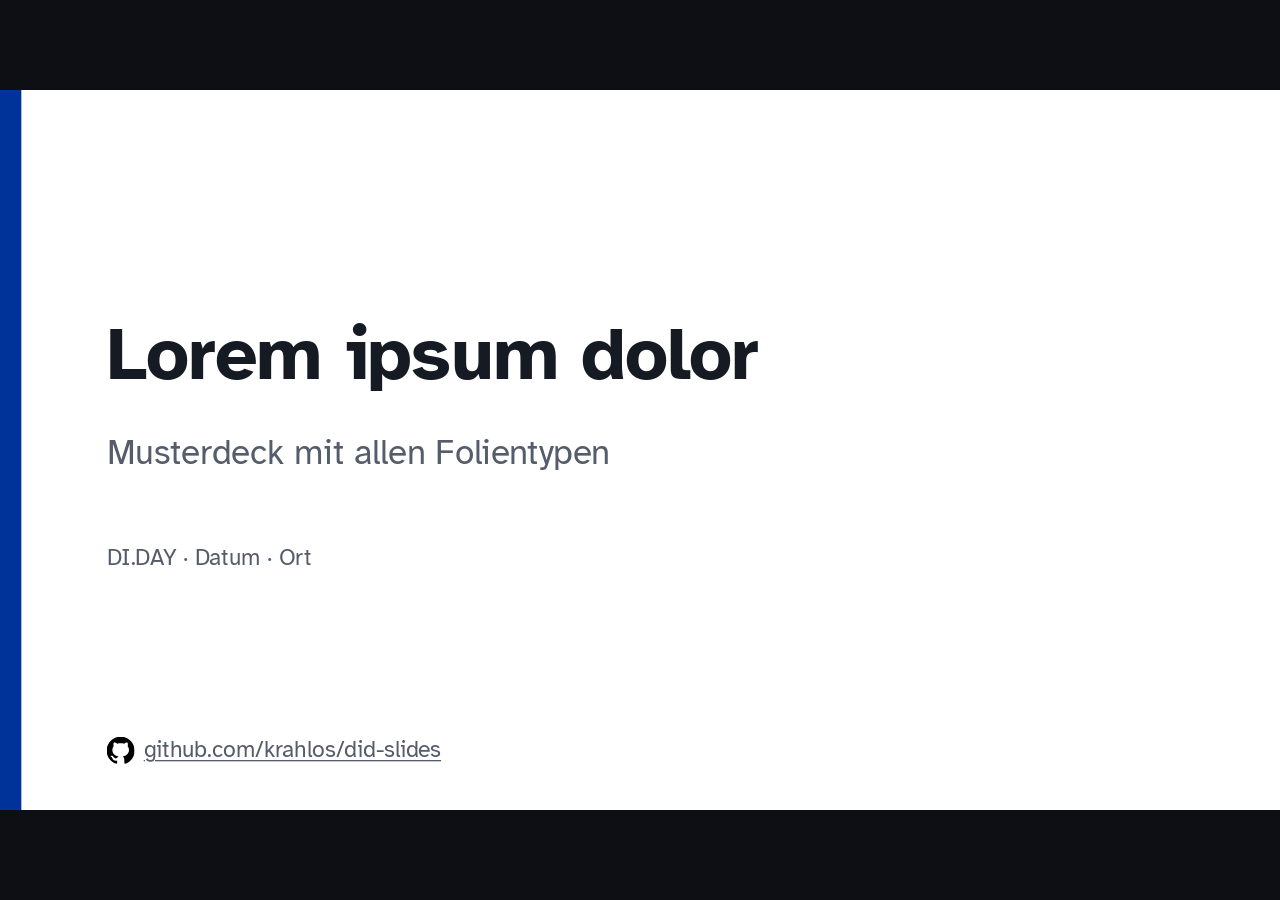
<file: lipsum.index.html>
<!doctype html>
<html lang="de" data-theme="eu">
<head>
<meta charset="utf-8">
<meta name="viewport" content="width=device-width, initial-scale=1">
<title>Lorem ipsum dolor</title>
<meta name="author" content="krahlos">
<link rel="license" href="https://creativecommons.org/licenses/by/4.0/deed.de">
<link rel="stylesheet" href="src/style.css">
<link rel="stylesheet" href="src/eu.style.css">
<link rel="stylesheet" href="src/gruene.style.css">
<link rel="stylesheet" href="src/did.style.css">
<link rel="stylesheet" href="src/eurosky.style.css">
</head>
<body data-duration="10">
<!-- Generated by src/build.js from data/lipsum/. Do not edit by hand. -->
<div class="deck">
<section class="slide layout-title">
<div class="content"><h1>Lorem ipsum dolor</h1>
<h2>Musterdeck mit allen Folientypen</h2>
<p>DI.DAY · Datum · Ort</p>
</div>
<p class="title-link"><a href="https://github.com/krahlos/did-slides"><img src="src/img/github-invertocat-black.svg" alt="GitHub">github.com/krahlos/did-slides</a></p><aside class="notes"><p>Musterfolie <strong>title</strong>. <code>duration = 10</code> in <code>deck.toml</code> setzt die Sollzeit des Timers in der Referentenansicht (Taste S). Notizen erscheinen mit Taste N.</p>
</aside></section>

<section class="slide layout-agenda">
<div class="content"><h2>Agenda</h2>
<ol class="agenda"><li><span class="no">01</span>Lorem ipsum dolor sit amet</li><li><span class="no">02</span>Dolor sit amet</li></ol></div>
<footer><span></span><span></span><span>2 / 23</span></footer><aside class="notes"><p>Musterfolie <strong>agenda</strong>: Die Liste erzeugt der Build automatisch aus den Überschriften aller <code>section</code>-Folien. Mit <code>steps: true</code> erscheinen die Punkte einzeln.</p>
</aside></section>

<section class="slide layout-section">
<div class="content"><div class="no">01</div><h2>Lorem ipsum dolor sit amet</h2>
<p>Consectetur adipiscing elit, sed do eiusmod tempor.</p>
</div>
<aside class="notes"><p>Musterfolie <strong>section</strong>. <code>chapter</code> liefert den Kurznamen für die Fußzeile, die Nummer zählt automatisch.</p>
</aside></section>

<section class="slide layout-default">
<div class="content"><h2>Folientyp default</h2>
<ul>
<li>Lorem ipsum dolor sit amet</li>
<li>Consectetur adipiscing elit, sed do eiusmod</li>
<li>Tempor incididunt ut labore et dolore<ul>
<li>Unterpunkt magna aliqua</li>
</ul>
</li>
<li>Ut enim ad minim veniam</li>
</ul>
<div class="logos"><span class="logo-placeholder">Lorem</span><span class="logo-placeholder">Ipsum Dolor</span></div></div>
<footer><span>1 · Lorem ipsum</span><span>Lorem 2024/1183</span><span>4 / 23</span></footer><aside class="notes"><p>Musterfolie <strong>default</strong>. <code>logos: Lorem, Ipsum Dolor</code> zeigt unten eine Logo-Reihe; fehlt die Datei in <code>img/logos/</code>, erscheint ein Platzhalter.</p>
</aside></section>

<section class="slide layout-default" data-steps>
<div class="content"><h2>Folientyp default mit steps</h2>
<ol>
<li>Erster Punkt erscheint nach Tastendruck</li>
<li>Zweiter Punkt</li>
<li>Dritter Punkt</li>
</ol>
</div>
<footer><span>1 · Lorem ipsum</span><span>Lorem ipsum</span><span>5 / 23</span></footer><aside class="notes"><p><code>steps: true</code> deckt die Punkte einzeln auf.</p>
</aside></section>

<section class="slide layout-statement">
<div class="content"><h2>5½ Jahre</h2>
<p>Lorem ipsum dolor sit amet, consectetur adipiscing elit, sed do eiusmod tempor.</p>
</div>
<footer><span>1 · Lorem ipsum</span><span>Lorem ipsum</span><span>6 / 23</span></footer><aside class="notes"><p>Musterfolie <strong>statement</strong>: eine große Zahl oder Aussage.</p>
</aside></section>

<section class="slide layout-quote">
<div class="content"><h2>Folientyp quote</h2>
<blockquote>
<p>Lorem ipsum dolor sit amet, consectetur adipiscing elit (<strong>sed do eiusmod tempor incididunt</strong>) ut labore et dolore magna aliqua.</p>
</blockquote>
<p>— Lorem Ipsum, Dolor sit amet, 1. Januar 1991</p>
</div>
<footer><span>1 · Lorem ipsum</span><span>Lorem ipsum, 1991</span><span>7 / 23</span></footer><aside class="notes"><p>Musterfolie <strong>quote</strong>: Zitat als <code>&gt;</code>-Block, <strong>fett</strong> hebt hervor. Der Absatz direkt nach dem Zitat ist die Quellenangabe.</p>
</aside></section>

<section class="slide layout-timeline">
<div class="content"><h2>Folientyp timeline</h2>
<ul>
<li><strong>2021</strong> Lorem ipsum dolor sit amet</li>
<li><strong>2022</strong> Consectetur adipiscing</li>
<li><strong>2023</strong> Sed do eiusmod tempor</li>
<li><strong>2024</strong> Incididunt ut labore</li>
<li><strong>2026</strong> Dolore magna aliqua</li>
<li><strong>2027</strong> Ut enim ad minim</li>
</ul>
</div>
<footer><span>1 · Lorem ipsum</span><span>Lorem ipsum</span><span>8 / 23</span></footer><aside class="notes"><p>Musterfolie <strong>timeline</strong>: Liste mit <code>- **Datum** Text</code>.</p>
</aside></section>

<section class="slide layout-timeline" data-steps>
<div class="content"><h2>Folientyp timeline mit steps</h2>
<ul>
<li><strong>2021</strong> Lorem ipsum dolor sit amet</li>
<li><strong>2022</strong> Consectetur adipiscing</li>
<li><strong>2023</strong> Sed do eiusmod tempor</li>
<li><strong>2024</strong> Incididunt ut labore</li>
<li><strong>2026</strong> Dolore magna aliqua</li>
<li><strong>2027</strong> Ut enim ad minim</li>
</ul>
</div>
<footer><span>1 · Lorem ipsum</span><span>Lorem ipsum</span><span>9 / 23</span></footer><aside class="notes"><p><code>steps: true</code> deckt die Stationen einzeln auf, die Linie wächst mit.</p>
</aside></section>

<section class="slide layout-section">
<div class="content"><div class="no">02</div><h2>Dolor sit amet</h2>
</div>
<aside class="notes"><p>Zweite <strong>section</strong>-Folie ohne <code>chapter</code>: Die Fußzeile nimmt dann die Überschrift.</p>
</aside></section>

<section class="slide layout-procon" data-steps>
<div class="content"><h2>Folientyp procon</h2>
<div class="cols"><div class="col"><h3>Kritik</h3>
<ul>
<li>Lorem ipsum dolor sit amet</li>
<li>Consectetur adipiscing elit</li>
</ul>
</div><div class="col"><h3>Regierung / Projekt</h3>
<ul>
<li>Sed do eiusmod tempor</li>
<li>Incididunt ut labore et dolore</li>
</ul>
</div></div></div>
<footer><span>2 · Dolor sit amet</span><span>Lorem ipsum</span><span>11 / 23</span></footer><aside class="notes"><p>Beide Spalten gleich gewichtet. Mit <code>steps: true</code> erscheinen die Spalten nacheinander. Spalten beginnen mit <code>###</code>.</p>
</aside></section>

<section class="slide layout-cards" data-steps>
<div class="content"><h2>Folientyp cards</h2>
<div class="cols"><div class="col"><h3>Lorem</h3>
<p>Ipsum dolor sit amet, consectetur adipiscing elit.</p>
</div><div class="col"><h3>Dolor</h3>
<p>Sed do eiusmod tempor incididunt ut labore.</p>
</div><div class="col"><h3>Sit amet</h3>
<p>Ut enim ad minim veniam, quis nostrud exercitation.</p>
</div></div></div>
<footer><span>2 · Dolor sit amet</span><span>Lorem ipsum</span><span>12 / 23</span></footer><aside class="notes"><p>Musterfolie <strong>cards</strong>: Jede <code>###</code>-Überschrift beginnt eine Karte, die Karten stehen nebeneinander. Mit <code>steps: true</code> erscheinen sie nacheinander.</p>
</aside></section>

<section class="slide layout-table">
<div class="content"><h2>Folientyp table</h2>
<table>
<thead>
<tr>
<th>Spalte A</th>
<th>Spalte B</th>
<th>Spalte C</th>
</tr>
</thead>
<tbody><tr>
<td>Lorem ipsum</td>
<td>Dolor sit</td>
<td>Amet</td>
</tr>
<tr>
<td>Consectetur</td>
<td>Adipiscing</td>
<td>Elit</td>
</tr>
<tr>
<td>Sed do</td>
<td>Eiusmod</td>
<td>Tempor</td>
</tr>
</tbody></table>
</div>
<footer><span>2 · Dolor sit amet</span><span>Lorem ipsum</span><span>13 / 23</span></footer></section>

<section class="slide layout-image">
<div class="content"><figure><div class="img-placeholder">Bild folgt</div></figure><div class="text"><h2>Folientyp image</h2>
<p>Lorem ipsum dolor sit amet, consectetur adipiscing elit.</p>
<ul>
<li>Bild über <code>image:</code> im Kopf, relativ zu <code>data/&lt;thema&gt;/</code></li>
<li>Bildnachweis über <code>credit:</code></li>
</ul>
</div></div>
<footer><span>2 · Dolor sit amet</span><span>Lorem ipsum</span><span>14 / 23</span></footer><aside class="notes"><p>Ohne <code>image:</code> erscheint der Platzhalter „Bild folgt“.</p>
</aside></section>

<section class="slide layout-diagram">
<div class="content"><h2>Folientyp diagram</h2>
<div class="split"><pre class="mermaid">flowchart TB
  a[&quot;&lt;b&gt;Lorem&lt;/b&gt;&lt;br&gt;ipsum dolor&quot;] --&gt; b[&quot;&lt;b&gt;Sit amet&lt;/b&gt;&lt;br&gt;consectetur&quot;] &amp; c[&quot;&lt;b&gt;Adipiscing&lt;/b&gt;&lt;br&gt;elit sed&quot;]
  b --&gt; d[&quot;&lt;b&gt;Eiusmod&lt;/b&gt;&lt;br&gt;tempor&quot;]
</pre><div class="text"><ul>
<li>Diagramm als <code>mermaid</code>-Block</li>
<li>Farben folgen dem Theme</li>
<li>Ohne weiteren Text nutzt das Diagramm die ganze Breite</li>
</ul>
</div></div></div>
<footer><span>2 · Dolor sit amet</span><span>Lorem ipsum</span><span>15 / 23</span></footer><aside class="notes"><p>Musterfolie <strong>diagram</strong>: Mermaid-Diagramm, im Browser gezeichnet (<code>src/vendor/mermaid.min.js</code>). Text außer der Überschrift steht rechts daneben.</p>
</aside></section>

<section class="slide layout-code">
<div class="content"><h2>Folientyp code</h2>
<div class="split"><pre><code class="hljs language-python"><span class="hljs-keyword">def</span> <span class="hljs-title function_">fibonacci</span>(<span class="hljs-params">n: <span class="hljs-built_in">int</span></span>) -&gt; <span class="hljs-built_in">list</span>[<span class="hljs-built_in">int</span>]:
    <span class="hljs-string">&quot;&quot;&quot;Die ersten n Fibonacci-Zahlen.&quot;&quot;&quot;</span>
    folge = [<span class="hljs-number">0</span>, <span class="hljs-number">1</span>]
    <span class="hljs-keyword">while</span> <span class="hljs-built_in">len</span>(folge) &lt; n:
        folge.append(folge[-<span class="hljs-number">1</span>] + folge[-<span class="hljs-number">2</span>])
    <span class="hljs-keyword">return</span> folge[:n]

<span class="hljs-built_in">print</span>(fibonacci(<span class="hljs-number">8</span>))  <span class="hljs-comment"># [0, 1, 1, 2, 3, 5, 8, 13]</span></code></pre>
<div class="text"><ul>
<li>Codeblock mit Sprache, z. B. <code>python</code></li>
<li>Hervorhebung beim Bauen, kein JavaScript</li>
<li>Text rechts daneben ist optional</li>
</ul>
</div></div></div>
<footer><span>2 · Dolor sit amet</span><span>Lorem ipsum</span><span>16 / 23</span></footer><aside class="notes"><p>Musterfolie <strong>code</strong>: der erste ```-Block wird zum Code-Kasten, weiterer Text steht rechts. Sprachen u. a. <code>bash</code>, <code>python</code>, <code>cpp</code>, <code>rust</code>.</p>
</aside></section>

<section class="slide layout-code">
<div class="content"><h2>Folientyp code: Bash</h2>
<div class="split"><pre><code class="hljs language-bash"><span class="hljs-meta">#!/usr/bin/env bash</span>
<span class="hljs-comment"># Sicherung aller Folien, ein Archiv pro Tag</span>
<span class="hljs-built_in">set</span> -euo pipefail

ziel=<span class="hljs-string">&quot;<span class="hljs-variable">$HOME</span>/sicherung/<span class="hljs-subst">$(date +%F)</span>&quot;</span>
<span class="hljs-built_in">mkdir</span> -p <span class="hljs-string">&quot;<span class="hljs-variable">$ziel</span>&quot;</span>
<span class="hljs-keyword">for</span> datei <span class="hljs-keyword">in</span> data/*/slides/*.md; <span class="hljs-keyword">do</span>
  <span class="hljs-built_in">cp</span> <span class="hljs-string">&quot;<span class="hljs-variable">$datei</span>&quot;</span> <span class="hljs-string">&quot;<span class="hljs-variable">$ziel</span>/&quot;</span>
<span class="hljs-keyword">done</span>
<span class="hljs-built_in">echo</span> <span class="hljs-string">&quot;Gesichert: <span class="hljs-subst">$(ls <span class="hljs-string">&quot;<span class="hljs-variable">$ziel</span>&quot;</span> | wc -l)</span> Dateien&quot;</span></code></pre>
</div></div>
<footer><span>2 · Dolor sit amet</span><span>Lorem ipsum</span><span>17 / 23</span></footer><aside class="notes"><p>Musterfolie <strong>code</strong> ohne Text daneben: der Code nutzt die ganze Breite.</p>
</aside></section>

<section class="slide layout-code">
<div class="content"><h2>Folientyp code: C++</h2>
<div class="split"><pre><code class="hljs language-cpp"><span class="hljs-meta">#<span class="hljs-keyword">include</span> <span class="hljs-string">&lt;iostream&gt;</span></span>
<span class="hljs-meta">#<span class="hljs-keyword">include</span> <span class="hljs-string">&lt;vector&gt;</span></span>

<span class="hljs-comment">// Summe aller geraden Zahlen</span>
<span class="hljs-function"><span class="hljs-type">int</span> <span class="hljs-title">main</span><span class="hljs-params">()</span> </span>{
    std::vector&lt;<span class="hljs-type">int</span>&gt; zahlen{<span class="hljs-number">1</span>, <span class="hljs-number">2</span>, <span class="hljs-number">3</span>, <span class="hljs-number">4</span>, <span class="hljs-number">5</span>, <span class="hljs-number">6</span>};
    <span class="hljs-type">int</span> summe = <span class="hljs-number">0</span>;
    <span class="hljs-keyword">for</span> (<span class="hljs-type">int</span> z : zahlen) {
        <span class="hljs-keyword">if</span> (z % <span class="hljs-number">2</span> == <span class="hljs-number">0</span>) summe += z;
    }
    std::cout &lt;&lt; <span class="hljs-string">&quot;Summe: &quot;</span> &lt;&lt; summe &lt;&lt; <span class="hljs-string">&#x27;\n&#x27;</span>;
    <span class="hljs-keyword">return</span> <span class="hljs-number">0</span>;
}</code></pre>
</div></div>
<footer><span>2 · Dolor sit amet</span><span>Lorem ipsum</span><span>18 / 23</span></footer><aside class="notes"><p>Musterfolie <strong>code</strong> mit <code>```cpp</code>.</p>
</aside></section>

<section class="slide layout-code">
<div class="content"><h2>Folientyp code: Rust</h2>
<div class="split"><pre><code class="hljs language-rust"><span class="hljs-keyword">use</span> std::collections::HashMap;

<span class="hljs-comment">/// Zählt, wie oft jedes Wort vorkommt.</span>
<span class="hljs-keyword">fn</span> <span class="hljs-title function_">woerter_zaehlen</span>(text: &amp;<span class="hljs-type">str</span>) <span class="hljs-punctuation">-&gt;</span> HashMap&lt;&amp;<span class="hljs-type">str</span>, <span class="hljs-type">usize</span>&gt; {
    <span class="hljs-keyword">let</span> <span class="hljs-keyword">mut </span><span class="hljs-variable">anzahl</span> = HashMap::<span class="hljs-title function_ invoke__">new</span>();
    <span class="hljs-keyword">for</span> <span class="hljs-variable">wort</span> <span class="hljs-keyword">in</span> text.<span class="hljs-title function_ invoke__">split_whitespace</span>() {
        *anzahl.<span class="hljs-title function_ invoke__">entry</span>(wort).<span class="hljs-title function_ invoke__">or_insert</span>(<span class="hljs-number">0</span>) += <span class="hljs-number">1</span>;
    }
    anzahl
}

<span class="hljs-keyword">fn</span> <span class="hljs-title function_">main</span>() {
    <span class="hljs-keyword">let</span> <span class="hljs-variable">n</span> = <span class="hljs-title function_ invoke__">woerter_zaehlen</span>(<span class="hljs-string">&quot;lorem ipsum lorem&quot;</span>);
    <span class="hljs-built_in">println!</span>(<span class="hljs-string">&quot;{:?}&quot;</span>, n.<span class="hljs-title function_ invoke__">get</span>(<span class="hljs-string">&quot;lorem&quot;</span>)); <span class="hljs-comment">// Some(2)</span>
}</code></pre>
</div></div>
<footer><span>2 · Dolor sit amet</span><span>Lorem ipsum</span><span>19 / 23</span></footer><aside class="notes"><p>Musterfolie <strong>code</strong> mit <code>```rust</code>.</p>
</aside></section>

<section class="slide layout-code">
<div class="content"><h2>Folientyp code: Pseudocode</h2>
<div class="split"><figure class="algo"><figcaption><b>Algorithmus 1</b> Euklidischer Algorithmus</figcaption><pre><code><span class="ln"><span class="hljs-keyword">procedure</span> <span class="hljs-title">Euklid</span>(a, b)</span><span class="ln">    <span class="hljs-keyword">while</span> b ≠ <span class="hljs-number">0</span> <span class="hljs-keyword">do</span></span><span class="ln">        r ← a mod b    <span class="hljs-comment">▷ Rest der Division</span></span><span class="ln">        a ← b</span><span class="ln">        b ← r</span><span class="ln">    <span class="hljs-keyword">end</span> <span class="hljs-keyword">while</span></span><span class="ln">    <span class="hljs-keyword">return</span> a           <span class="hljs-comment">▷ größter gemeinsamer Teiler</span></span><span class="ln"><span class="hljs-keyword">end</span> <span class="hljs-keyword">procedure</span></span></code></pre></figure>
<div class="text"><ul>
<li>Codeblock <code>algo Titel</code>, wie <code>algorithmic</code> in LaTeX</li>
<li>Zeilennummern, fette Schlüsselwörter</li>
<li><code>&lt;-</code> wird ←, <code>!=</code> wird ≠</li>
<li>Schlüsselwörter auch deutsch: <em>wenn, dann, solange, gib … zurück</em></li>
</ul>
</div></div></div>
<footer><span>2 · Dolor sit amet</span><span>Euklid, Elemente, Buch VII</span><span>20 / 23</span></footer><aside class="notes"><p>Musterfolie <strong>Pseudocode</strong>: Die Algorithmen werden pro Vortrag durchnummeriert. Kommentare nach ▷ oder //.</p>
</aside></section>

<section class="slide layout-statement has-qr">
<div class="content"><h2>Folien zum Mitnehmen</h2>
<p>Lorem ipsum dolor sit amet, consectetur adipiscing elit.</p>
</div>
<figure class="qr"><svg version="1.1" xmlns="http://www.w3.org/2000/svg" viewBox="0 0 37 37"  preserveAspectRatio="xMinYMin meet"><rect width="100%" height="100%" fill="white" cx="0" cy="0"/><path d="M2,2l1,0 0,1 -1,0 0,-1z M3,2l1,0 0,1 -1,0 0,-1z M4,2l1,0 0,1 -1,0 0,-1z M5,2l1,0 0,1 -1,0 0,-1z M6,2l1,0 0,1 -1,0 0,-1z M7,2l1,0 0,1 -1,0 0,-1z M8,2l1,0 0,1 -1,0 0,-1z M12,2l1,0 0,1 -1,0 0,-1z M15,2l1,0 0,1 -1,0 0,-1z M17,2l1,0 0,1 -1,0 0,-1z M19,2l1,0 0,1 -1,0 0,-1z M21,2l1,0 0,1 -1,0 0,-1z M24,2l1,0 0,1 -1,0 0,-1z M25,2l1,0 0,1 -1,0 0,-1z M26,2l1,0 0,1 -1,0 0,-1z M28,2l1,0 0,1 -1,0 0,-1z M29,2l1,0 0,1 -1,0 0,-1z M30,2l1,0 0,1 -1,0 0,-1z M31,2l1,0 0,1 -1,0 0,-1z M32,2l1,0 0,1 -1,0 0,-1z M33,2l1,0 0,1 -1,0 0,-1z M34,2l1,0 0,1 -1,0 0,-1z M2,3l1,0 0,1 -1,0 0,-1z M8,3l1,0 0,1 -1,0 0,-1z M13,3l1,0 0,1 -1,0 0,-1z M14,3l1,0 0,1 -1,0 0,-1z M15,3l1,0 0,1 -1,0 0,-1z M16,3l1,0 0,1 -1,0 0,-1z M17,3l1,0 0,1 -1,0 0,-1z M20,3l1,0 0,1 -1,0 0,-1z M25,3l1,0 0,1 -1,0 0,-1z M26,3l1,0 0,1 -1,0 0,-1z M28,3l1,0 0,1 -1,0 0,-1z M34,3l1,0 0,1 -1,0 0,-1z M2,4l1,0 0,1 -1,0 0,-1z M4,4l1,0 0,1 -1,0 0,-1z M5,4l1,0 0,1 -1,0 0,-1z M6,4l1,0 0,1 -1,0 0,-1z M8,4l1,0 0,1 -1,0 0,-1z M11,4l1,0 0,1 -1,0 0,-1z M12,4l1,0 0,1 -1,0 0,-1z M15,4l1,0 0,1 -1,0 0,-1z M17,4l1,0 0,1 -1,0 0,-1z M20,4l1,0 0,1 -1,0 0,-1z M22,4l1,0 0,1 -1,0 0,-1z M25,4l1,0 0,1 -1,0 0,-1z M28,4l1,0 0,1 -1,0 0,-1z M30,4l1,0 0,1 -1,0 0,-1z M31,4l1,0 0,1 -1,0 0,-1z M32,4l1,0 0,1 -1,0 0,-1z M34,4l1,0 0,1 -1,0 0,-1z M2,5l1,0 0,1 -1,0 0,-1z M4,5l1,0 0,1 -1,0 0,-1z M5,5l1,0 0,1 -1,0 0,-1z M6,5l1,0 0,1 -1,0 0,-1z M8,5l1,0 0,1 -1,0 0,-1z M11,5l1,0 0,1 -1,0 0,-1z M12,5l1,0 0,1 -1,0 0,-1z M13,5l1,0 0,1 -1,0 0,-1z M14,5l1,0 0,1 -1,0 0,-1z M15,5l1,0 0,1 -1,0 0,-1z M16,5l1,0 0,1 -1,0 0,-1z M18,5l1,0 0,1 -1,0 0,-1z M19,5l1,0 0,1 -1,0 0,-1z M20,5l1,0 0,1 -1,0 0,-1z M21,5l1,0 0,1 -1,0 0,-1z M22,5l1,0 0,1 -1,0 0,-1z M24,5l1,0 0,1 -1,0 0,-1z M25,5l1,0 0,1 -1,0 0,-1z M26,5l1,0 0,1 -1,0 0,-1z M28,5l1,0 0,1 -1,0 0,-1z M30,5l1,0 0,1 -1,0 0,-1z M31,5l1,0 0,1 -1,0 0,-1z M32,5l1,0 0,1 -1,0 0,-1z M34,5l1,0 0,1 -1,0 0,-1z M2,6l1,0 0,1 -1,0 0,-1z M4,6l1,0 0,1 -1,0 0,-1z M5,6l1,0 0,1 -1,0 0,-1z M6,6l1,0 0,1 -1,0 0,-1z M8,6l1,0 0,1 -1,0 0,-1z M11,6l1,0 0,1 -1,0 0,-1z M15,6l1,0 0,1 -1,0 0,-1z M16,6l1,0 0,1 -1,0 0,-1z M20,6l1,0 0,1 -1,0 0,-1z M21,6l1,0 0,1 -1,0 0,-1z M22,6l1,0 0,1 -1,0 0,-1z M23,6l1,0 0,1 -1,0 0,-1z M24,6l1,0 0,1 -1,0 0,-1z M28,6l1,0 0,1 -1,0 0,-1z M30,6l1,0 0,1 -1,0 0,-1z M31,6l1,0 0,1 -1,0 0,-1z M32,6l1,0 0,1 -1,0 0,-1z M34,6l1,0 0,1 -1,0 0,-1z M2,7l1,0 0,1 -1,0 0,-1z M8,7l1,0 0,1 -1,0 0,-1z M10,7l1,0 0,1 -1,0 0,-1z M11,7l1,0 0,1 -1,0 0,-1z M12,7l1,0 0,1 -1,0 0,-1z M14,7l1,0 0,1 -1,0 0,-1z M16,7l1,0 0,1 -1,0 0,-1z M17,7l1,0 0,1 -1,0 0,-1z M18,7l1,0 0,1 -1,0 0,-1z M19,7l1,0 0,1 -1,0 0,-1z M20,7l1,0 0,1 -1,0 0,-1z M21,7l1,0 0,1 -1,0 0,-1z M24,7l1,0 0,1 -1,0 0,-1z M26,7l1,0 0,1 -1,0 0,-1z M28,7l1,0 0,1 -1,0 0,-1z M34,7l1,0 0,1 -1,0 0,-1z M2,8l1,0 0,1 -1,0 0,-1z M3,8l1,0 0,1 -1,0 0,-1z M4,8l1,0 0,1 -1,0 0,-1z M5,8l1,0 0,1 -1,0 0,-1z M6,8l1,0 0,1 -1,0 0,-1z M7,8l1,0 0,1 -1,0 0,-1z M8,8l1,0 0,1 -1,0 0,-1z M10,8l1,0 0,1 -1,0 0,-1z M12,8l1,0 0,1 -1,0 0,-1z M14,8l1,0 0,1 -1,0 0,-1z M16,8l1,0 0,1 -1,0 0,-1z M18,8l1,0 0,1 -1,0 0,-1z M20,8l1,0 0,1 -1,0 0,-1z M22,8l1,0 0,1 -1,0 0,-1z M24,8l1,0 0,1 -1,0 0,-1z M26,8l1,0 0,1 -1,0 0,-1z M28,8l1,0 0,1 -1,0 0,-1z M29,8l1,0 0,1 -1,0 0,-1z M30,8l1,0 0,1 -1,0 0,-1z M31,8l1,0 0,1 -1,0 0,-1z M32,8l1,0 0,1 -1,0 0,-1z M33,8l1,0 0,1 -1,0 0,-1z M34,8l1,0 0,1 -1,0 0,-1z M11,9l1,0 0,1 -1,0 0,-1z M12,9l1,0 0,1 -1,0 0,-1z M14,9l1,0 0,1 -1,0 0,-1z M16,9l1,0 0,1 -1,0 0,-1z M17,9l1,0 0,1 -1,0 0,-1z M18,9l1,0 0,1 -1,0 0,-1z M19,9l1,0 0,1 -1,0 0,-1z M20,9l1,0 0,1 -1,0 0,-1z M23,9l1,0 0,1 -1,0 0,-1z M24,9l1,0 0,1 -1,0 0,-1z M25,9l1,0 0,1 -1,0 0,-1z M2,10l1,0 0,1 -1,0 0,-1z M5,10l1,0 0,1 -1,0 0,-1z M7,10l1,0 0,1 -1,0 0,-1z M8,10l1,0 0,1 -1,0 0,-1z M10,10l1,0 0,1 -1,0 0,-1z M13,10l1,0 0,1 -1,0 0,-1z M15,10l1,0 0,1 -1,0 0,-1z M16,10l1,0 0,1 -1,0 0,-1z M20,10l1,0 0,1 -1,0 0,-1z M22,10l1,0 0,1 -1,0 0,-1z M23,10l1,0 0,1 -1,0 0,-1z M25,10l1,0 0,1 -1,0 0,-1z M27,10l1,0 0,1 -1,0 0,-1z M29,10l1,0 0,1 -1,0 0,-1z M2,11l1,0 0,1 -1,0 0,-1z M4,11l1,0 0,1 -1,0 0,-1z M5,11l1,0 0,1 -1,0 0,-1z M6,11l1,0 0,1 -1,0 0,-1z M9,11l1,0 0,1 -1,0 0,-1z M12,11l1,0 0,1 -1,0 0,-1z M14,11l1,0 0,1 -1,0 0,-1z M15,11l1,0 0,1 -1,0 0,-1z M19,11l1,0 0,1 -1,0 0,-1z M20,11l1,0 0,1 -1,0 0,-1z M23,11l1,0 0,1 -1,0 0,-1z M26,11l1,0 0,1 -1,0 0,-1z M27,11l1,0 0,1 -1,0 0,-1z M28,11l1,0 0,1 -1,0 0,-1z M29,11l1,0 0,1 -1,0 0,-1z M2,12l1,0 0,1 -1,0 0,-1z M3,12l1,0 0,1 -1,0 0,-1z M5,12l1,0 0,1 -1,0 0,-1z M7,12l1,0 0,1 -1,0 0,-1z M8,12l1,0 0,1 -1,0 0,-1z M10,12l1,0 0,1 -1,0 0,-1z M12,12l1,0 0,1 -1,0 0,-1z M13,12l1,0 0,1 -1,0 0,-1z M15,12l1,0 0,1 -1,0 0,-1z M16,12l1,0 0,1 -1,0 0,-1z M18,12l1,0 0,1 -1,0 0,-1z M20,12l1,0 0,1 -1,0 0,-1z M21,12l1,0 0,1 -1,0 0,-1z M23,12l1,0 0,1 -1,0 0,-1z M26,12l1,0 0,1 -1,0 0,-1z M27,12l1,0 0,1 -1,0 0,-1z M28,12l1,0 0,1 -1,0 0,-1z M29,12l1,0 0,1 -1,0 0,-1z M30,12l1,0 0,1 -1,0 0,-1z M32,12l1,0 0,1 -1,0 0,-1z M34,12l1,0 0,1 -1,0 0,-1z M3,13l1,0 0,1 -1,0 0,-1z M6,13l1,0 0,1 -1,0 0,-1z M7,13l1,0 0,1 -1,0 0,-1z M10,13l1,0 0,1 -1,0 0,-1z M14,13l1,0 0,1 -1,0 0,-1z M15,13l1,0 0,1 -1,0 0,-1z M17,13l1,0 0,1 -1,0 0,-1z M20,13l1,0 0,1 -1,0 0,-1z M23,13l1,0 0,1 -1,0 0,-1z M26,13l1,0 0,1 -1,0 0,-1z M30,13l1,0 0,1 -1,0 0,-1z M31,13l1,0 0,1 -1,0 0,-1z M4,14l1,0 0,1 -1,0 0,-1z M6,14l1,0 0,1 -1,0 0,-1z M8,14l1,0 0,1 -1,0 0,-1z M10,14l1,0 0,1 -1,0 0,-1z M11,14l1,0 0,1 -1,0 0,-1z M12,14l1,0 0,1 -1,0 0,-1z M14,14l1,0 0,1 -1,0 0,-1z M16,14l1,0 0,1 -1,0 0,-1z M18,14l1,0 0,1 -1,0 0,-1z M20,14l1,0 0,1 -1,0 0,-1z M22,14l1,0 0,1 -1,0 0,-1z M23,14l1,0 0,1 -1,0 0,-1z M27,14l1,0 0,1 -1,0 0,-1z M28,14l1,0 0,1 -1,0 0,-1z M29,14l1,0 0,1 -1,0 0,-1z M31,14l1,0 0,1 -1,0 0,-1z M33,14l1,0 0,1 -1,0 0,-1z M34,14l1,0 0,1 -1,0 0,-1z M3,15l1,0 0,1 -1,0 0,-1z M9,15l1,0 0,1 -1,0 0,-1z M11,15l1,0 0,1 -1,0 0,-1z M12,15l1,0 0,1 -1,0 0,-1z M13,15l1,0 0,1 -1,0 0,-1z M16,15l1,0 0,1 -1,0 0,-1z M17,15l1,0 0,1 -1,0 0,-1z M20,15l1,0 0,1 -1,0 0,-1z M22,15l1,0 0,1 -1,0 0,-1z M23,15l1,0 0,1 -1,0 0,-1z M25,15l1,0 0,1 -1,0 0,-1z M26,15l1,0 0,1 -1,0 0,-1z M29,15l1,0 0,1 -1,0 0,-1z M30,15l1,0 0,1 -1,0 0,-1z M31,15l1,0 0,1 -1,0 0,-1z M33,15l1,0 0,1 -1,0 0,-1z M34,15l1,0 0,1 -1,0 0,-1z M2,16l1,0 0,1 -1,0 0,-1z M5,16l1,0 0,1 -1,0 0,-1z M8,16l1,0 0,1 -1,0 0,-1z M9,16l1,0 0,1 -1,0 0,-1z M11,16l1,0 0,1 -1,0 0,-1z M12,16l1,0 0,1 -1,0 0,-1z M13,16l1,0 0,1 -1,0 0,-1z M14,16l1,0 0,1 -1,0 0,-1z M15,16l1,0 0,1 -1,0 0,-1z M17,16l1,0 0,1 -1,0 0,-1z M18,16l1,0 0,1 -1,0 0,-1z M19,16l1,0 0,1 -1,0 0,-1z M20,16l1,0 0,1 -1,0 0,-1z M21,16l1,0 0,1 -1,0 0,-1z M23,16l1,0 0,1 -1,0 0,-1z M24,16l1,0 0,1 -1,0 0,-1z M25,16l1,0 0,1 -1,0 0,-1z M26,16l1,0 0,1 -1,0 0,-1z M27,16l1,0 0,1 -1,0 0,-1z M28,16l1,0 0,1 -1,0 0,-1z M32,16l1,0 0,1 -1,0 0,-1z M33,16l1,0 0,1 -1,0 0,-1z M3,17l1,0 0,1 -1,0 0,-1z M5,17l1,0 0,1 -1,0 0,-1z M6,17l1,0 0,1 -1,0 0,-1z M7,17l1,0 0,1 -1,0 0,-1z M9,17l1,0 0,1 -1,0 0,-1z M12,17l1,0 0,1 -1,0 0,-1z M13,17l1,0 0,1 -1,0 0,-1z M14,17l1,0 0,1 -1,0 0,-1z M16,17l1,0 0,1 -1,0 0,-1z M18,17l1,0 0,1 -1,0 0,-1z M19,17l1,0 0,1 -1,0 0,-1z M20,17l1,0 0,1 -1,0 0,-1z M22,17l1,0 0,1 -1,0 0,-1z M23,17l1,0 0,1 -1,0 0,-1z M28,17l1,0 0,1 -1,0 0,-1z M30,17l1,0 0,1 -1,0 0,-1z M33,17l1,0 0,1 -1,0 0,-1z M4,18l1,0 0,1 -1,0 0,-1z M5,18l1,0 0,1 -1,0 0,-1z M6,18l1,0 0,1 -1,0 0,-1z M8,18l1,0 0,1 -1,0 0,-1z M9,18l1,0 0,1 -1,0 0,-1z M11,18l1,0 0,1 -1,0 0,-1z M14,18l1,0 0,1 -1,0 0,-1z M15,18l1,0 0,1 -1,0 0,-1z M16,18l1,0 0,1 -1,0 0,-1z M17,18l1,0 0,1 -1,0 0,-1z M18,18l1,0 0,1 -1,0 0,-1z M23,18l1,0 0,1 -1,0 0,-1z M24,18l1,0 0,1 -1,0 0,-1z M28,18l1,0 0,1 -1,0 0,-1z M30,18l1,0 0,1 -1,0 0,-1z M32,18l1,0 0,1 -1,0 0,-1z M33,18l1,0 0,1 -1,0 0,-1z M4,19l1,0 0,1 -1,0 0,-1z M5,19l1,0 0,1 -1,0 0,-1z M9,19l1,0 0,1 -1,0 0,-1z M10,19l1,0 0,1 -1,0 0,-1z M11,19l1,0 0,1 -1,0 0,-1z M13,19l1,0 0,1 -1,0 0,-1z M14,19l1,0 0,1 -1,0 0,-1z M17,19l1,0 0,1 -1,0 0,-1z M18,19l1,0 0,1 -1,0 0,-1z M19,19l1,0 0,1 -1,0 0,-1z M20,19l1,0 0,1 -1,0 0,-1z M23,19l1,0 0,1 -1,0 0,-1z M25,19l1,0 0,1 -1,0 0,-1z M26,19l1,0 0,1 -1,0 0,-1z M29,19l1,0 0,1 -1,0 0,-1z M31,19l1,0 0,1 -1,0 0,-1z M2,20l1,0 0,1 -1,0 0,-1z M5,20l1,0 0,1 -1,0 0,-1z M7,20l1,0 0,1 -1,0 0,-1z M8,20l1,0 0,1 -1,0 0,-1z M11,20l1,0 0,1 -1,0 0,-1z M12,20l1,0 0,1 -1,0 0,-1z M13,20l1,0 0,1 -1,0 0,-1z M15,20l1,0 0,1 -1,0 0,-1z M16,20l1,0 0,1 -1,0 0,-1z M19,20l1,0 0,1 -1,0 0,-1z M32,20l1,0 0,1 -1,0 0,-1z M34,20l1,0 0,1 -1,0 0,-1z M6,21l1,0 0,1 -1,0 0,-1z M7,21l1,0 0,1 -1,0 0,-1z M10,21l1,0 0,1 -1,0 0,-1z M11,21l1,0 0,1 -1,0 0,-1z M12,21l1,0 0,1 -1,0 0,-1z M16,21l1,0 0,1 -1,0 0,-1z M18,21l1,0 0,1 -1,0 0,-1z M23,21l1,0 0,1 -1,0 0,-1z M24,21l1,0 0,1 -1,0 0,-1z M25,21l1,0 0,1 -1,0 0,-1z M26,21l1,0 0,1 -1,0 0,-1z M27,21l1,0 0,1 -1,0 0,-1z M29,21l1,0 0,1 -1,0 0,-1z M33,21l1,0 0,1 -1,0 0,-1z M4,22l1,0 0,1 -1,0 0,-1z M5,22l1,0 0,1 -1,0 0,-1z M8,22l1,0 0,1 -1,0 0,-1z M9,22l1,0 0,1 -1,0 0,-1z M10,22l1,0 0,1 -1,0 0,-1z M11,22l1,0 0,1 -1,0 0,-1z M13,22l1,0 0,1 -1,0 0,-1z M19,22l1,0 0,1 -1,0 0,-1z M22,22l1,0 0,1 -1,0 0,-1z M23,22l1,0 0,1 -1,0 0,-1z M24,22l1,0 0,1 -1,0 0,-1z M25,22l1,0 0,1 -1,0 0,-1z M27,22l1,0 0,1 -1,0 0,-1z M30,22l1,0 0,1 -1,0 0,-1z M33,22l1,0 0,1 -1,0 0,-1z M34,22l1,0 0,1 -1,0 0,-1z M3,23l1,0 0,1 -1,0 0,-1z M4,23l1,0 0,1 -1,0 0,-1z M6,23l1,0 0,1 -1,0 0,-1z M9,23l1,0 0,1 -1,0 0,-1z M11,23l1,0 0,1 -1,0 0,-1z M13,23l1,0 0,1 -1,0 0,-1z M14,23l1,0 0,1 -1,0 0,-1z M15,23l1,0 0,1 -1,0 0,-1z M16,23l1,0 0,1 -1,0 0,-1z M17,23l1,0 0,1 -1,0 0,-1z M19,23l1,0 0,1 -1,0 0,-1z M21,23l1,0 0,1 -1,0 0,-1z M23,23l1,0 0,1 -1,0 0,-1z M24,23l1,0 0,1 -1,0 0,-1z M26,23l1,0 0,1 -1,0 0,-1z M27,23l1,0 0,1 -1,0 0,-1z M31,23l1,0 0,1 -1,0 0,-1z M33,23l1,0 0,1 -1,0 0,-1z M34,23l1,0 0,1 -1,0 0,-1z M2,24l1,0 0,1 -1,0 0,-1z M3,24l1,0 0,1 -1,0 0,-1z M8,24l1,0 0,1 -1,0 0,-1z M9,24l1,0 0,1 -1,0 0,-1z M10,24l1,0 0,1 -1,0 0,-1z M11,24l1,0 0,1 -1,0 0,-1z M14,24l1,0 0,1 -1,0 0,-1z M18,24l1,0 0,1 -1,0 0,-1z M19,24l1,0 0,1 -1,0 0,-1z M21,24l1,0 0,1 -1,0 0,-1z M24,24l1,0 0,1 -1,0 0,-1z M27,24l1,0 0,1 -1,0 0,-1z M29,24l1,0 0,1 -1,0 0,-1z M31,24l1,0 0,1 -1,0 0,-1z M32,24l1,0 0,1 -1,0 0,-1z M34,24l1,0 0,1 -1,0 0,-1z M3,25l1,0 0,1 -1,0 0,-1z M6,25l1,0 0,1 -1,0 0,-1z M7,25l1,0 0,1 -1,0 0,-1z M10,25l1,0 0,1 -1,0 0,-1z M13,25l1,0 0,1 -1,0 0,-1z M17,25l1,0 0,1 -1,0 0,-1z M20,25l1,0 0,1 -1,0 0,-1z M21,25l1,0 0,1 -1,0 0,-1z M22,25l1,0 0,1 -1,0 0,-1z M23,25l1,0 0,1 -1,0 0,-1z M24,25l1,0 0,1 -1,0 0,-1z M25,25l1,0 0,1 -1,0 0,-1z M28,25l1,0 0,1 -1,0 0,-1z M31,25l1,0 0,1 -1,0 0,-1z M33,25l1,0 0,1 -1,0 0,-1z M34,25l1,0 0,1 -1,0 0,-1z M2,26l1,0 0,1 -1,0 0,-1z M4,26l1,0 0,1 -1,0 0,-1z M5,26l1,0 0,1 -1,0 0,-1z M8,26l1,0 0,1 -1,0 0,-1z M10,26l1,0 0,1 -1,0 0,-1z M16,26l1,0 0,1 -1,0 0,-1z M18,26l1,0 0,1 -1,0 0,-1z M19,26l1,0 0,1 -1,0 0,-1z M23,26l1,0 0,1 -1,0 0,-1z M24,26l1,0 0,1 -1,0 0,-1z M26,26l1,0 0,1 -1,0 0,-1z M27,26l1,0 0,1 -1,0 0,-1z M28,26l1,0 0,1 -1,0 0,-1z M29,26l1,0 0,1 -1,0 0,-1z M30,26l1,0 0,1 -1,0 0,-1z M31,26l1,0 0,1 -1,0 0,-1z M32,26l1,0 0,1 -1,0 0,-1z M34,26l1,0 0,1 -1,0 0,-1z M10,27l1,0 0,1 -1,0 0,-1z M11,27l1,0 0,1 -1,0 0,-1z M13,27l1,0 0,1 -1,0 0,-1z M15,27l1,0 0,1 -1,0 0,-1z M19,27l1,0 0,1 -1,0 0,-1z M22,27l1,0 0,1 -1,0 0,-1z M23,27l1,0 0,1 -1,0 0,-1z M24,27l1,0 0,1 -1,0 0,-1z M26,27l1,0 0,1 -1,0 0,-1z M30,27l1,0 0,1 -1,0 0,-1z M31,27l1,0 0,1 -1,0 0,-1z M33,27l1,0 0,1 -1,0 0,-1z M34,27l1,0 0,1 -1,0 0,-1z M2,28l1,0 0,1 -1,0 0,-1z M3,28l1,0 0,1 -1,0 0,-1z M4,28l1,0 0,1 -1,0 0,-1z M5,28l1,0 0,1 -1,0 0,-1z M6,28l1,0 0,1 -1,0 0,-1z M7,28l1,0 0,1 -1,0 0,-1z M8,28l1,0 0,1 -1,0 0,-1z M12,28l1,0 0,1 -1,0 0,-1z M13,28l1,0 0,1 -1,0 0,-1z M16,28l1,0 0,1 -1,0 0,-1z M18,28l1,0 0,1 -1,0 0,-1z M19,28l1,0 0,1 -1,0 0,-1z M20,28l1,0 0,1 -1,0 0,-1z M23,28l1,0 0,1 -1,0 0,-1z M24,28l1,0 0,1 -1,0 0,-1z M26,28l1,0 0,1 -1,0 0,-1z M28,28l1,0 0,1 -1,0 0,-1z M30,28l1,0 0,1 -1,0 0,-1z M31,28l1,0 0,1 -1,0 0,-1z M32,28l1,0 0,1 -1,0 0,-1z M2,29l1,0 0,1 -1,0 0,-1z M8,29l1,0 0,1 -1,0 0,-1z M10,29l1,0 0,1 -1,0 0,-1z M12,29l1,0 0,1 -1,0 0,-1z M13,29l1,0 0,1 -1,0 0,-1z M16,29l1,0 0,1 -1,0 0,-1z M17,29l1,0 0,1 -1,0 0,-1z M19,29l1,0 0,1 -1,0 0,-1z M20,29l1,0 0,1 -1,0 0,-1z M21,29l1,0 0,1 -1,0 0,-1z M22,29l1,0 0,1 -1,0 0,-1z M23,29l1,0 0,1 -1,0 0,-1z M26,29l1,0 0,1 -1,0 0,-1z M30,29l1,0 0,1 -1,0 0,-1z M2,30l1,0 0,1 -1,0 0,-1z M4,30l1,0 0,1 -1,0 0,-1z M5,30l1,0 0,1 -1,0 0,-1z M6,30l1,0 0,1 -1,0 0,-1z M8,30l1,0 0,1 -1,0 0,-1z M12,30l1,0 0,1 -1,0 0,-1z M13,30l1,0 0,1 -1,0 0,-1z M14,30l1,0 0,1 -1,0 0,-1z M17,30l1,0 0,1 -1,0 0,-1z M20,30l1,0 0,1 -1,0 0,-1z M21,30l1,0 0,1 -1,0 0,-1z M22,30l1,0 0,1 -1,0 0,-1z M26,30l1,0 0,1 -1,0 0,-1z M27,30l1,0 0,1 -1,0 0,-1z M28,30l1,0 0,1 -1,0 0,-1z M29,30l1,0 0,1 -1,0 0,-1z M30,30l1,0 0,1 -1,0 0,-1z M31,30l1,0 0,1 -1,0 0,-1z M33,30l1,0 0,1 -1,0 0,-1z M2,31l1,0 0,1 -1,0 0,-1z M4,31l1,0 0,1 -1,0 0,-1z M5,31l1,0 0,1 -1,0 0,-1z M6,31l1,0 0,1 -1,0 0,-1z M8,31l1,0 0,1 -1,0 0,-1z M10,31l1,0 0,1 -1,0 0,-1z M11,31l1,0 0,1 -1,0 0,-1z M17,31l1,0 0,1 -1,0 0,-1z M18,31l1,0 0,1 -1,0 0,-1z M20,31l1,0 0,1 -1,0 0,-1z M21,31l1,0 0,1 -1,0 0,-1z M25,31l1,0 0,1 -1,0 0,-1z M26,31l1,0 0,1 -1,0 0,-1z M28,31l1,0 0,1 -1,0 0,-1z M30,31l1,0 0,1 -1,0 0,-1z M31,31l1,0 0,1 -1,0 0,-1z M2,32l1,0 0,1 -1,0 0,-1z M4,32l1,0 0,1 -1,0 0,-1z M5,32l1,0 0,1 -1,0 0,-1z M6,32l1,0 0,1 -1,0 0,-1z M8,32l1,0 0,1 -1,0 0,-1z M11,32l1,0 0,1 -1,0 0,-1z M12,32l1,0 0,1 -1,0 0,-1z M15,32l1,0 0,1 -1,0 0,-1z M17,32l1,0 0,1 -1,0 0,-1z M18,32l1,0 0,1 -1,0 0,-1z M19,32l1,0 0,1 -1,0 0,-1z M21,32l1,0 0,1 -1,0 0,-1z M22,32l1,0 0,1 -1,0 0,-1z M23,32l1,0 0,1 -1,0 0,-1z M25,32l1,0 0,1 -1,0 0,-1z M30,32l1,0 0,1 -1,0 0,-1z M32,32l1,0 0,1 -1,0 0,-1z M34,32l1,0 0,1 -1,0 0,-1z M2,33l1,0 0,1 -1,0 0,-1z M8,33l1,0 0,1 -1,0 0,-1z M11,33l1,0 0,1 -1,0 0,-1z M15,33l1,0 0,1 -1,0 0,-1z M16,33l1,0 0,1 -1,0 0,-1z M19,33l1,0 0,1 -1,0 0,-1z M20,33l1,0 0,1 -1,0 0,-1z M21,33l1,0 0,1 -1,0 0,-1z M22,33l1,0 0,1 -1,0 0,-1z M23,33l1,0 0,1 -1,0 0,-1z M26,33l1,0 0,1 -1,0 0,-1z M28,33l1,0 0,1 -1,0 0,-1z M2,34l1,0 0,1 -1,0 0,-1z M3,34l1,0 0,1 -1,0 0,-1z M4,34l1,0 0,1 -1,0 0,-1z M5,34l1,0 0,1 -1,0 0,-1z M6,34l1,0 0,1 -1,0 0,-1z M7,34l1,0 0,1 -1,0 0,-1z M8,34l1,0 0,1 -1,0 0,-1z M10,34l1,0 0,1 -1,0 0,-1z M11,34l1,0 0,1 -1,0 0,-1z M12,34l1,0 0,1 -1,0 0,-1z M16,34l1,0 0,1 -1,0 0,-1z M17,34l1,0 0,1 -1,0 0,-1z M19,34l1,0 0,1 -1,0 0,-1z M21,34l1,0 0,1 -1,0 0,-1z M23,34l1,0 0,1 -1,0 0,-1z M25,34l1,0 0,1 -1,0 0,-1z M26,34l1,0 0,1 -1,0 0,-1z M27,34l1,0 0,1 -1,0 0,-1z M30,34l1,0 0,1 -1,0 0,-1z M31,34l1,0 0,1 -1,0 0,-1z M32,34l1,0 0,1 -1,0 0,-1z M33,34l1,0 0,1 -1,0 0,-1z " stroke="transparent" fill="black"/></svg><figcaption>youtu.be/dQw4w9WgXcQ?si=7QATEN3II3rQWrt2</figcaption></figure><footer><span>2 · Dolor sit amet</span><span>Lorem ipsum</span><span>21 / 23</span></footer><aside class="notes"><p><code>qr: https://…</code> im Folienkopf zeigt rechts einen QR-Code mit der URL darunter, auf jeder Folie.
Für die Titelfolie: <code>qr = &quot;https://…&quot;</code> in <code>deck.toml</code>. <code>link = &quot;…&quot;</code> zeigt dort unten links einen Link.</p>
</aside></section>

<section class="slide layout-sources has-qr">
<div class="content"><h2>Quellen</h2>
<div class="cols"><div class="col"><h3>Primärquellen</h3>
<ul>
<li><a href="https://example.org">Lorem ipsum dolor</a></li>
<li><a href="https://example.org">Consectetur adipiscing</a></li>
<li><a href="https://example.org">Sed do eiusmod</a></li>
</ul>
</div><div class="col"><h3>Medien</h3>
<ul>
<li><a href="https://example.org">Tempor incididunt</a></li>
<li><a href="https://example.org">Ut labore et dolore</a></li>
<li><a href="https://example.org">Magna aliqua</a></li>
</ul>
</div></div><p class="license">Folien: krahlos · <a href="https://creativecommons.org/licenses/by/4.0/deed.de">CC BY 4.0</a></p></div>
<figure class="qr"><svg version="1.1" xmlns="http://www.w3.org/2000/svg" viewBox="0 0 33 33"  preserveAspectRatio="xMinYMin meet"><rect width="100%" height="100%" fill="white" cx="0" cy="0"/><path d="M2,2l1,0 0,1 -1,0 0,-1z M3,2l1,0 0,1 -1,0 0,-1z M4,2l1,0 0,1 -1,0 0,-1z M5,2l1,0 0,1 -1,0 0,-1z M6,2l1,0 0,1 -1,0 0,-1z M7,2l1,0 0,1 -1,0 0,-1z M8,2l1,0 0,1 -1,0 0,-1z M10,2l1,0 0,1 -1,0 0,-1z M11,2l1,0 0,1 -1,0 0,-1z M16,2l1,0 0,1 -1,0 0,-1z M18,2l1,0 0,1 -1,0 0,-1z M19,2l1,0 0,1 -1,0 0,-1z M20,2l1,0 0,1 -1,0 0,-1z M21,2l1,0 0,1 -1,0 0,-1z M22,2l1,0 0,1 -1,0 0,-1z M24,2l1,0 0,1 -1,0 0,-1z M25,2l1,0 0,1 -1,0 0,-1z M26,2l1,0 0,1 -1,0 0,-1z M27,2l1,0 0,1 -1,0 0,-1z M28,2l1,0 0,1 -1,0 0,-1z M29,2l1,0 0,1 -1,0 0,-1z M30,2l1,0 0,1 -1,0 0,-1z M2,3l1,0 0,1 -1,0 0,-1z M8,3l1,0 0,1 -1,0 0,-1z M10,3l1,0 0,1 -1,0 0,-1z M11,3l1,0 0,1 -1,0 0,-1z M12,3l1,0 0,1 -1,0 0,-1z M14,3l1,0 0,1 -1,0 0,-1z M15,3l1,0 0,1 -1,0 0,-1z M16,3l1,0 0,1 -1,0 0,-1z M18,3l1,0 0,1 -1,0 0,-1z M19,3l1,0 0,1 -1,0 0,-1z M24,3l1,0 0,1 -1,0 0,-1z M30,3l1,0 0,1 -1,0 0,-1z M2,4l1,0 0,1 -1,0 0,-1z M4,4l1,0 0,1 -1,0 0,-1z M5,4l1,0 0,1 -1,0 0,-1z M6,4l1,0 0,1 -1,0 0,-1z M8,4l1,0 0,1 -1,0 0,-1z M11,4l1,0 0,1 -1,0 0,-1z M13,4l1,0 0,1 -1,0 0,-1z M14,4l1,0 0,1 -1,0 0,-1z M15,4l1,0 0,1 -1,0 0,-1z M16,4l1,0 0,1 -1,0 0,-1z M21,4l1,0 0,1 -1,0 0,-1z M24,4l1,0 0,1 -1,0 0,-1z M26,4l1,0 0,1 -1,0 0,-1z M27,4l1,0 0,1 -1,0 0,-1z M28,4l1,0 0,1 -1,0 0,-1z M30,4l1,0 0,1 -1,0 0,-1z M2,5l1,0 0,1 -1,0 0,-1z M4,5l1,0 0,1 -1,0 0,-1z M5,5l1,0 0,1 -1,0 0,-1z M6,5l1,0 0,1 -1,0 0,-1z M8,5l1,0 0,1 -1,0 0,-1z M10,5l1,0 0,1 -1,0 0,-1z M11,5l1,0 0,1 -1,0 0,-1z M13,5l1,0 0,1 -1,0 0,-1z M14,5l1,0 0,1 -1,0 0,-1z M17,5l1,0 0,1 -1,0 0,-1z M19,5l1,0 0,1 -1,0 0,-1z M24,5l1,0 0,1 -1,0 0,-1z M26,5l1,0 0,1 -1,0 0,-1z M27,5l1,0 0,1 -1,0 0,-1z M28,5l1,0 0,1 -1,0 0,-1z M30,5l1,0 0,1 -1,0 0,-1z M2,6l1,0 0,1 -1,0 0,-1z M4,6l1,0 0,1 -1,0 0,-1z M5,6l1,0 0,1 -1,0 0,-1z M6,6l1,0 0,1 -1,0 0,-1z M8,6l1,0 0,1 -1,0 0,-1z M11,6l1,0 0,1 -1,0 0,-1z M15,6l1,0 0,1 -1,0 0,-1z M16,6l1,0 0,1 -1,0 0,-1z M17,6l1,0 0,1 -1,0 0,-1z M18,6l1,0 0,1 -1,0 0,-1z M21,6l1,0 0,1 -1,0 0,-1z M24,6l1,0 0,1 -1,0 0,-1z M26,6l1,0 0,1 -1,0 0,-1z M27,6l1,0 0,1 -1,0 0,-1z M28,6l1,0 0,1 -1,0 0,-1z M30,6l1,0 0,1 -1,0 0,-1z M2,7l1,0 0,1 -1,0 0,-1z M8,7l1,0 0,1 -1,0 0,-1z M12,7l1,0 0,1 -1,0 0,-1z M13,7l1,0 0,1 -1,0 0,-1z M14,7l1,0 0,1 -1,0 0,-1z M16,7l1,0 0,1 -1,0 0,-1z M18,7l1,0 0,1 -1,0 0,-1z M20,7l1,0 0,1 -1,0 0,-1z M21,7l1,0 0,1 -1,0 0,-1z M24,7l1,0 0,1 -1,0 0,-1z M30,7l1,0 0,1 -1,0 0,-1z M2,8l1,0 0,1 -1,0 0,-1z M3,8l1,0 0,1 -1,0 0,-1z M4,8l1,0 0,1 -1,0 0,-1z M5,8l1,0 0,1 -1,0 0,-1z M6,8l1,0 0,1 -1,0 0,-1z M7,8l1,0 0,1 -1,0 0,-1z M8,8l1,0 0,1 -1,0 0,-1z M10,8l1,0 0,1 -1,0 0,-1z M12,8l1,0 0,1 -1,0 0,-1z M14,8l1,0 0,1 -1,0 0,-1z M16,8l1,0 0,1 -1,0 0,-1z M18,8l1,0 0,1 -1,0 0,-1z M20,8l1,0 0,1 -1,0 0,-1z M22,8l1,0 0,1 -1,0 0,-1z M24,8l1,0 0,1 -1,0 0,-1z M25,8l1,0 0,1 -1,0 0,-1z M26,8l1,0 0,1 -1,0 0,-1z M27,8l1,0 0,1 -1,0 0,-1z M28,8l1,0 0,1 -1,0 0,-1z M29,8l1,0 0,1 -1,0 0,-1z M30,8l1,0 0,1 -1,0 0,-1z M10,9l1,0 0,1 -1,0 0,-1z M15,9l1,0 0,1 -1,0 0,-1z M16,9l1,0 0,1 -1,0 0,-1z M18,9l1,0 0,1 -1,0 0,-1z M19,9l1,0 0,1 -1,0 0,-1z M21,9l1,0 0,1 -1,0 0,-1z M22,9l1,0 0,1 -1,0 0,-1z M2,10l1,0 0,1 -1,0 0,-1z M4,10l1,0 0,1 -1,0 0,-1z M5,10l1,0 0,1 -1,0 0,-1z M7,10l1,0 0,1 -1,0 0,-1z M8,10l1,0 0,1 -1,0 0,-1z M9,10l1,0 0,1 -1,0 0,-1z M13,10l1,0 0,1 -1,0 0,-1z M15,10l1,0 0,1 -1,0 0,-1z M16,10l1,0 0,1 -1,0 0,-1z M18,10l1,0 0,1 -1,0 0,-1z M19,10l1,0 0,1 -1,0 0,-1z M20,10l1,0 0,1 -1,0 0,-1z M21,10l1,0 0,1 -1,0 0,-1z M22,10l1,0 0,1 -1,0 0,-1z M24,10l1,0 0,1 -1,0 0,-1z M27,10l1,0 0,1 -1,0 0,-1z M29,10l1,0 0,1 -1,0 0,-1z M30,10l1,0 0,1 -1,0 0,-1z M2,11l1,0 0,1 -1,0 0,-1z M3,11l1,0 0,1 -1,0 0,-1z M4,11l1,0 0,1 -1,0 0,-1z M5,11l1,0 0,1 -1,0 0,-1z M7,11l1,0 0,1 -1,0 0,-1z M9,11l1,0 0,1 -1,0 0,-1z M11,11l1,0 0,1 -1,0 0,-1z M12,11l1,0 0,1 -1,0 0,-1z M13,11l1,0 0,1 -1,0 0,-1z M18,11l1,0 0,1 -1,0 0,-1z M19,11l1,0 0,1 -1,0 0,-1z M20,11l1,0 0,1 -1,0 0,-1z M21,11l1,0 0,1 -1,0 0,-1z M22,11l1,0 0,1 -1,0 0,-1z M24,11l1,0 0,1 -1,0 0,-1z M25,11l1,0 0,1 -1,0 0,-1z M26,11l1,0 0,1 -1,0 0,-1z M30,11l1,0 0,1 -1,0 0,-1z M2,12l1,0 0,1 -1,0 0,-1z M4,12l1,0 0,1 -1,0 0,-1z M5,12l1,0 0,1 -1,0 0,-1z M8,12l1,0 0,1 -1,0 0,-1z M11,12l1,0 0,1 -1,0 0,-1z M12,12l1,0 0,1 -1,0 0,-1z M16,12l1,0 0,1 -1,0 0,-1z M18,12l1,0 0,1 -1,0 0,-1z M20,12l1,0 0,1 -1,0 0,-1z M23,12l1,0 0,1 -1,0 0,-1z M25,12l1,0 0,1 -1,0 0,-1z M28,12l1,0 0,1 -1,0 0,-1z M29,12l1,0 0,1 -1,0 0,-1z M2,13l1,0 0,1 -1,0 0,-1z M4,13l1,0 0,1 -1,0 0,-1z M6,13l1,0 0,1 -1,0 0,-1z M9,13l1,0 0,1 -1,0 0,-1z M11,13l1,0 0,1 -1,0 0,-1z M12,13l1,0 0,1 -1,0 0,-1z M15,13l1,0 0,1 -1,0 0,-1z M16,13l1,0 0,1 -1,0 0,-1z M18,13l1,0 0,1 -1,0 0,-1z M20,13l1,0 0,1 -1,0 0,-1z M23,13l1,0 0,1 -1,0 0,-1z M24,13l1,0 0,1 -1,0 0,-1z M26,13l1,0 0,1 -1,0 0,-1z M30,13l1,0 0,1 -1,0 0,-1z M2,14l1,0 0,1 -1,0 0,-1z M5,14l1,0 0,1 -1,0 0,-1z M6,14l1,0 0,1 -1,0 0,-1z M7,14l1,0 0,1 -1,0 0,-1z M8,14l1,0 0,1 -1,0 0,-1z M12,14l1,0 0,1 -1,0 0,-1z M13,14l1,0 0,1 -1,0 0,-1z M19,14l1,0 0,1 -1,0 0,-1z M21,14l1,0 0,1 -1,0 0,-1z M27,14l1,0 0,1 -1,0 0,-1z M28,14l1,0 0,1 -1,0 0,-1z M2,15l1,0 0,1 -1,0 0,-1z M3,15l1,0 0,1 -1,0 0,-1z M4,15l1,0 0,1 -1,0 0,-1z M6,15l1,0 0,1 -1,0 0,-1z M9,15l1,0 0,1 -1,0 0,-1z M10,15l1,0 0,1 -1,0 0,-1z M15,15l1,0 0,1 -1,0 0,-1z M17,15l1,0 0,1 -1,0 0,-1z M18,15l1,0 0,1 -1,0 0,-1z M19,15l1,0 0,1 -1,0 0,-1z M20,15l1,0 0,1 -1,0 0,-1z M21,15l1,0 0,1 -1,0 0,-1z M24,15l1,0 0,1 -1,0 0,-1z M28,15l1,0 0,1 -1,0 0,-1z M29,15l1,0 0,1 -1,0 0,-1z M30,15l1,0 0,1 -1,0 0,-1z M2,16l1,0 0,1 -1,0 0,-1z M4,16l1,0 0,1 -1,0 0,-1z M5,16l1,0 0,1 -1,0 0,-1z M7,16l1,0 0,1 -1,0 0,-1z M8,16l1,0 0,1 -1,0 0,-1z M11,16l1,0 0,1 -1,0 0,-1z M12,16l1,0 0,1 -1,0 0,-1z M14,16l1,0 0,1 -1,0 0,-1z M16,16l1,0 0,1 -1,0 0,-1z M18,16l1,0 0,1 -1,0 0,-1z M19,16l1,0 0,1 -1,0 0,-1z M21,16l1,0 0,1 -1,0 0,-1z M22,16l1,0 0,1 -1,0 0,-1z M24,16l1,0 0,1 -1,0 0,-1z M28,16l1,0 0,1 -1,0 0,-1z M29,16l1,0 0,1 -1,0 0,-1z M30,16l1,0 0,1 -1,0 0,-1z M4,17l1,0 0,1 -1,0 0,-1z M9,17l1,0 0,1 -1,0 0,-1z M10,17l1,0 0,1 -1,0 0,-1z M11,17l1,0 0,1 -1,0 0,-1z M12,17l1,0 0,1 -1,0 0,-1z M13,17l1,0 0,1 -1,0 0,-1z M14,17l1,0 0,1 -1,0 0,-1z M15,17l1,0 0,1 -1,0 0,-1z M17,17l1,0 0,1 -1,0 0,-1z M18,17l1,0 0,1 -1,0 0,-1z M21,17l1,0 0,1 -1,0 0,-1z M22,17l1,0 0,1 -1,0 0,-1z M23,17l1,0 0,1 -1,0 0,-1z M24,17l1,0 0,1 -1,0 0,-1z M25,17l1,0 0,1 -1,0 0,-1z M26,17l1,0 0,1 -1,0 0,-1z M29,17l1,0 0,1 -1,0 0,-1z M2,18l1,0 0,1 -1,0 0,-1z M4,18l1,0 0,1 -1,0 0,-1z M6,18l1,0 0,1 -1,0 0,-1z M7,18l1,0 0,1 -1,0 0,-1z M8,18l1,0 0,1 -1,0 0,-1z M9,18l1,0 0,1 -1,0 0,-1z M14,18l1,0 0,1 -1,0 0,-1z M17,18l1,0 0,1 -1,0 0,-1z M21,18l1,0 0,1 -1,0 0,-1z M22,18l1,0 0,1 -1,0 0,-1z M26,18l1,0 0,1 -1,0 0,-1z M27,18l1,0 0,1 -1,0 0,-1z M29,18l1,0 0,1 -1,0 0,-1z M5,19l1,0 0,1 -1,0 0,-1z M6,19l1,0 0,1 -1,0 0,-1z M9,19l1,0 0,1 -1,0 0,-1z M11,19l1,0 0,1 -1,0 0,-1z M14,19l1,0 0,1 -1,0 0,-1z M15,19l1,0 0,1 -1,0 0,-1z M17,19l1,0 0,1 -1,0 0,-1z M19,19l1,0 0,1 -1,0 0,-1z M25,19l1,0 0,1 -1,0 0,-1z M27,19l1,0 0,1 -1,0 0,-1z M28,19l1,0 0,1 -1,0 0,-1z M29,19l1,0 0,1 -1,0 0,-1z M2,20l1,0 0,1 -1,0 0,-1z M4,20l1,0 0,1 -1,0 0,-1z M5,20l1,0 0,1 -1,0 0,-1z M7,20l1,0 0,1 -1,0 0,-1z M8,20l1,0 0,1 -1,0 0,-1z M11,20l1,0 0,1 -1,0 0,-1z M12,20l1,0 0,1 -1,0 0,-1z M13,20l1,0 0,1 -1,0 0,-1z M17,20l1,0 0,1 -1,0 0,-1z M18,20l1,0 0,1 -1,0 0,-1z M19,20l1,0 0,1 -1,0 0,-1z M22,20l1,0 0,1 -1,0 0,-1z M24,20l1,0 0,1 -1,0 0,-1z M25,20l1,0 0,1 -1,0 0,-1z M26,20l1,0 0,1 -1,0 0,-1z M28,20l1,0 0,1 -1,0 0,-1z M4,21l1,0 0,1 -1,0 0,-1z M5,21l1,0 0,1 -1,0 0,-1z M7,21l1,0 0,1 -1,0 0,-1z M14,21l1,0 0,1 -1,0 0,-1z M17,21l1,0 0,1 -1,0 0,-1z M19,21l1,0 0,1 -1,0 0,-1z M20,21l1,0 0,1 -1,0 0,-1z M24,21l1,0 0,1 -1,0 0,-1z M25,21l1,0 0,1 -1,0 0,-1z M26,21l1,0 0,1 -1,0 0,-1z M28,21l1,0 0,1 -1,0 0,-1z M3,22l1,0 0,1 -1,0 0,-1z M4,22l1,0 0,1 -1,0 0,-1z M5,22l1,0 0,1 -1,0 0,-1z M7,22l1,0 0,1 -1,0 0,-1z M8,22l1,0 0,1 -1,0 0,-1z M11,22l1,0 0,1 -1,0 0,-1z M13,22l1,0 0,1 -1,0 0,-1z M15,22l1,0 0,1 -1,0 0,-1z M19,22l1,0 0,1 -1,0 0,-1z M20,22l1,0 0,1 -1,0 0,-1z M22,22l1,0 0,1 -1,0 0,-1z M23,22l1,0 0,1 -1,0 0,-1z M24,22l1,0 0,1 -1,0 0,-1z M25,22l1,0 0,1 -1,0 0,-1z M26,22l1,0 0,1 -1,0 0,-1z M27,22l1,0 0,1 -1,0 0,-1z M28,22l1,0 0,1 -1,0 0,-1z M10,23l1,0 0,1 -1,0 0,-1z M11,23l1,0 0,1 -1,0 0,-1z M13,23l1,0 0,1 -1,0 0,-1z M14,23l1,0 0,1 -1,0 0,-1z M15,23l1,0 0,1 -1,0 0,-1z M16,23l1,0 0,1 -1,0 0,-1z M18,23l1,0 0,1 -1,0 0,-1z M20,23l1,0 0,1 -1,0 0,-1z M22,23l1,0 0,1 -1,0 0,-1z M26,23l1,0 0,1 -1,0 0,-1z M27,23l1,0 0,1 -1,0 0,-1z M28,23l1,0 0,1 -1,0 0,-1z M29,23l1,0 0,1 -1,0 0,-1z M30,23l1,0 0,1 -1,0 0,-1z M2,24l1,0 0,1 -1,0 0,-1z M3,24l1,0 0,1 -1,0 0,-1z M4,24l1,0 0,1 -1,0 0,-1z M5,24l1,0 0,1 -1,0 0,-1z M6,24l1,0 0,1 -1,0 0,-1z M7,24l1,0 0,1 -1,0 0,-1z M8,24l1,0 0,1 -1,0 0,-1z M10,24l1,0 0,1 -1,0 0,-1z M12,24l1,0 0,1 -1,0 0,-1z M14,24l1,0 0,1 -1,0 0,-1z M15,24l1,0 0,1 -1,0 0,-1z M18,24l1,0 0,1 -1,0 0,-1z M19,24l1,0 0,1 -1,0 0,-1z M20,24l1,0 0,1 -1,0 0,-1z M21,24l1,0 0,1 -1,0 0,-1z M22,24l1,0 0,1 -1,0 0,-1z M24,24l1,0 0,1 -1,0 0,-1z M26,24l1,0 0,1 -1,0 0,-1z M27,24l1,0 0,1 -1,0 0,-1z M29,24l1,0 0,1 -1,0 0,-1z M2,25l1,0 0,1 -1,0 0,-1z M8,25l1,0 0,1 -1,0 0,-1z M10,25l1,0 0,1 -1,0 0,-1z M13,25l1,0 0,1 -1,0 0,-1z M14,25l1,0 0,1 -1,0 0,-1z M22,25l1,0 0,1 -1,0 0,-1z M26,25l1,0 0,1 -1,0 0,-1z M27,25l1,0 0,1 -1,0 0,-1z M29,25l1,0 0,1 -1,0 0,-1z M30,25l1,0 0,1 -1,0 0,-1z M2,26l1,0 0,1 -1,0 0,-1z M4,26l1,0 0,1 -1,0 0,-1z M5,26l1,0 0,1 -1,0 0,-1z M6,26l1,0 0,1 -1,0 0,-1z M8,26l1,0 0,1 -1,0 0,-1z M11,26l1,0 0,1 -1,0 0,-1z M12,26l1,0 0,1 -1,0 0,-1z M16,26l1,0 0,1 -1,0 0,-1z M19,26l1,0 0,1 -1,0 0,-1z M22,26l1,0 0,1 -1,0 0,-1z M23,26l1,0 0,1 -1,0 0,-1z M24,26l1,0 0,1 -1,0 0,-1z M25,26l1,0 0,1 -1,0 0,-1z M26,26l1,0 0,1 -1,0 0,-1z M28,26l1,0 0,1 -1,0 0,-1z M2,27l1,0 0,1 -1,0 0,-1z M4,27l1,0 0,1 -1,0 0,-1z M5,27l1,0 0,1 -1,0 0,-1z M6,27l1,0 0,1 -1,0 0,-1z M8,27l1,0 0,1 -1,0 0,-1z M10,27l1,0 0,1 -1,0 0,-1z M13,27l1,0 0,1 -1,0 0,-1z M16,27l1,0 0,1 -1,0 0,-1z M17,27l1,0 0,1 -1,0 0,-1z M21,27l1,0 0,1 -1,0 0,-1z M23,27l1,0 0,1 -1,0 0,-1z M25,27l1,0 0,1 -1,0 0,-1z M26,27l1,0 0,1 -1,0 0,-1z M27,27l1,0 0,1 -1,0 0,-1z M30,27l1,0 0,1 -1,0 0,-1z M2,28l1,0 0,1 -1,0 0,-1z M4,28l1,0 0,1 -1,0 0,-1z M5,28l1,0 0,1 -1,0 0,-1z M6,28l1,0 0,1 -1,0 0,-1z M8,28l1,0 0,1 -1,0 0,-1z M10,28l1,0 0,1 -1,0 0,-1z M11,28l1,0 0,1 -1,0 0,-1z M13,28l1,0 0,1 -1,0 0,-1z M14,28l1,0 0,1 -1,0 0,-1z M18,28l1,0 0,1 -1,0 0,-1z M22,28l1,0 0,1 -1,0 0,-1z M25,28l1,0 0,1 -1,0 0,-1z M28,28l1,0 0,1 -1,0 0,-1z M30,28l1,0 0,1 -1,0 0,-1z M2,29l1,0 0,1 -1,0 0,-1z M8,29l1,0 0,1 -1,0 0,-1z M11,29l1,0 0,1 -1,0 0,-1z M12,29l1,0 0,1 -1,0 0,-1z M17,29l1,0 0,1 -1,0 0,-1z M18,29l1,0 0,1 -1,0 0,-1z M22,29l1,0 0,1 -1,0 0,-1z M23,29l1,0 0,1 -1,0 0,-1z M25,29l1,0 0,1 -1,0 0,-1z M27,29l1,0 0,1 -1,0 0,-1z M29,29l1,0 0,1 -1,0 0,-1z M2,30l1,0 0,1 -1,0 0,-1z M3,30l1,0 0,1 -1,0 0,-1z M4,30l1,0 0,1 -1,0 0,-1z M5,30l1,0 0,1 -1,0 0,-1z M6,30l1,0 0,1 -1,0 0,-1z M7,30l1,0 0,1 -1,0 0,-1z M8,30l1,0 0,1 -1,0 0,-1z M10,30l1,0 0,1 -1,0 0,-1z M13,30l1,0 0,1 -1,0 0,-1z M14,30l1,0 0,1 -1,0 0,-1z M15,30l1,0 0,1 -1,0 0,-1z M20,30l1,0 0,1 -1,0 0,-1z M21,30l1,0 0,1 -1,0 0,-1z M22,30l1,0 0,1 -1,0 0,-1z M23,30l1,0 0,1 -1,0 0,-1z M24,30l1,0 0,1 -1,0 0,-1z M29,30l1,0 0,1 -1,0 0,-1z " stroke="transparent" fill="black"/></svg><figcaption>github.com/krahlos/did-slides</figcaption></figure><footer><span>2 · Dolor sit amet</span><span></span><span>22 / 23</span></footer><aside class="notes"><p>Musterfolie <strong>sources</strong>: <code>###</code>-Überschriften bilden Spalten. Der QR-Code (<code>qr:</code>) führt zur vollständigen, klickbaren Liste, z. B. <code>data/&lt;thema&gt;/quellen.md</code> auf GitHub. Ohne <code>###</code> bleibt es eine zweispaltige Liste.</p>
</aside></section>

<section class="slide layout-transparency">
<div class="content"><h2>Transparenzhinweis</h2>
<div class="cols"><div class="col"><h3>Wie KI eingesetzt wurde</h3>
<ul>
<li><strong>Recherche</strong>: Lorem ipsum, 1. Januar 2026</li>
<li><strong>Folienentwurf</strong>: Dolor sit amet</li>
<li><strong>Quellen</strong>: auf jeder Folie, vollständig per QR-Code</li>
</ul>
</div><div class="col"><h3>Prompt</h3>
<pre><code class="hljs language-text">Lorem ipsum dolor sit amet, consectetur adipiscing elit, sed do eiusmod tempor incididunt ut labore et dolore magna aliqua. Ut enim ad minim veniam, quis nostrud exercitation ullamco laboris.</code></pre>
</div></div></div>
<footer><span>2 · Dolor sit amet</span><span></span><span>23 / 23</span></footer><aside class="notes"><p>Musterfolie <strong>transparency</strong>: links Stichpunkte zum KI-Einsatz, rechts der Prompt wörtlich als ```-Block.</p>
</aside></section>
</div>
<div class="progress"><span></span></div>
<script src="src/vendor/mermaid.min.js"></script>
<script src="src/deck.js"></script>
</body>
</html>
</file>
<file: src/style.css>
/* Presentation layout. 1920×1080 stage, scaled to the window by deck.js. */

@font-face { font-family: "Atkinson Hyperlegible"; font-weight: 400; font-style: normal; src: url(fonts/atkinson-hyperlegible-latin-400-normal.woff2) format("woff2"); }
@font-face { font-family: "Atkinson Hyperlegible"; font-weight: 400; font-style: italic; src: url(fonts/atkinson-hyperlegible-latin-400-italic.woff2) format("woff2"); }
@font-face { font-family: "Atkinson Hyperlegible"; font-weight: 700; font-style: normal; src: url(fonts/atkinson-hyperlegible-latin-700-normal.woff2) format("woff2"); }
@font-face { font-family: "Atkinson Hyperlegible"; font-weight: 700; font-style: italic; src: url(fonts/atkinson-hyperlegible-latin-700-italic.woff2) format("woff2"); }

/* Colors live in the theme files (eu/gruene/did.style.css), switched via <html data-theme>. */
:root {
  --pad-x: 128px;
  --pad-y: 96px;
}

*, *::before, *::after { box-sizing: border-box; }
html, body { margin: 0; height: 100%; overflow: hidden; background: #0d0f14; }
body { font-family: "Atkinson Hyperlegible", system-ui, sans-serif; color: var(--ink); }

/* ---- Stage ---- */
.deck { position: absolute; top: 0; left: 0; width: 1920px; height: 1080px; transform-origin: 0 0; }
.slide {
  position: absolute; inset: 0; background: var(--bg); color: var(--ink);
  opacity: 0; visibility: hidden; transition: opacity .25s, visibility .25s;
  font-size: 40px; line-height: 1.35;
}
.slide.active { opacity: 1; visibility: visible; }
.content { position: absolute; inset: var(--pad-y) var(--pad-x) 150px; display: flex; flex-direction: column; }

h1, h2, h3 { margin: 0 0 .5em; line-height: 1.12; font-weight: 700; }
h1 { font-size: 104px; letter-spacing: -.01em; }
h2 { font-size: 68px; color: var(--ink); }
h2::after { content: ""; display: block; width: 96px; height: 8px; background: var(--bar); margin-top: 28px; }
h3 { font-size: 30px; text-transform: uppercase; letter-spacing: .08em; color: var(--muted); }
p { margin: 0 0 .6em; }
strong { color: var(--accent); }
a { color: var(--accent); text-decoration-thickness: 2px; text-underline-offset: 4px; }
ul, ol { margin: 0; padding-left: 0; list-style: none; }
.content li { position: relative; padding-left: 48px; margin-bottom: .55em; }
.content ul > li::before { content: ""; position: absolute; left: 0; top: .5em; width: 16px; height: 16px; background: var(--accent); }
.content ol { counter-reset: n; }
.content ol > li::before { counter-increment: n; content: counter(n); position: absolute; left: 0; font-weight: 700; color: var(--accent); }
.content li li { font-size: .85em; color: var(--muted); margin: .3em 0 0; }

/* Footer: chapter · source · number */
footer {
  position: absolute; left: var(--pad-x); right: var(--pad-x); bottom: 48px;
  display: grid; grid-template-columns: 1fr auto 1fr; gap: 32px; align-items: end;
  font-size: 24px; color: var(--muted); border-top: 2px solid var(--rule); padding-top: 18px;
}
footer span:nth-child(2) { text-align: center; }
footer span:nth-child(2):not(:empty)::before { content: "Quelle: "; }
footer span:last-child { text-align: right; font-variant-numeric: tabular-nums; }

/* Steps */
.step { opacity: 0; transition: opacity .3s; }
.step.shown { opacity: 1; }

/* Speaker notes (key N) */
.notes { display: none; }
body.show-notes:not(.presenter) .slide.active .notes {
  display: block; position: absolute; left: 0; right: 0; bottom: 0; max-height: 45%; overflow: auto;
  background: rgba(22, 26, 34, .94); color: #fff; font-size: 30px; padding: 32px var(--pad-x);
}

/* Slide number being typed for a jump (digits + Enter) */
.jump { display: none; position: fixed; right: 24px; bottom: 24px; z-index: 10; padding: 10px 18px; border-radius: 6px;
  background: rgba(22, 26, 34, .88); color: #fff; font: 700 28px/1 "Atkinson Hyperlegible", system-ui, sans-serif; }
.jump.on { display: block; }

.progress { position: fixed; left: 0; bottom: 0; height: 6px; width: 100%; }
.progress span { display: block; height: 100%; width: 0; background: var(--bar); transition: width .25s; }

/* ---- Slide layouts ---- */

/* title */
.layout-title { border-left: 32px solid var(--bar); }
.layout-title .content { justify-content: center; inset: var(--pad-y) var(--pad-x); }
.layout-title h1 { font-size: 112px; }
.layout-title h2 { font-size: 52px; font-weight: 400; color: var(--muted); }
.layout-title h2::after { display: none; }
.layout-title p { margin-top: 80px; font-size: 34px; color: var(--muted); }

/* section */
.layout-section { background: var(--section-bg); color: var(--section-ink); }
.layout-section .content { justify-content: center; inset: var(--pad-y) var(--pad-x); }
.layout-section .no { font-size: 200px; font-weight: 700; line-height: 1; opacity: .35; margin-bottom: 24px; font-variant-numeric: tabular-nums; }
.layout-section h1, .layout-section h2 { color: var(--section-ink); font-size: 104px; }
.layout-section h2::after { background: var(--section-bar); }
.layout-section p { font-size: 44px; opacity: .85; max-width: 1400px; }

/* agenda: list generated from the section slides */
.layout-agenda .agenda { margin-top: 16px; font-size: 48px; line-height: 1.2; }
.layout-agenda .agenda > li { padding-left: 0; margin-bottom: .5em; }
.layout-agenda .agenda > li::before { content: none; }
.layout-agenda .agenda .no { display: inline-block; width: 2.2em; font-weight: 700; color: var(--accent); font-variant-numeric: tabular-nums; }

/* statement */
.layout-statement .content { justify-content: center; align-items: flex-start; }
.layout-statement h1, .layout-statement h2 { font-size: 180px; color: var(--accent); letter-spacing: -.02em; margin-bottom: .2em; }
.layout-statement h2::after { display: none; }
.layout-statement p { font-size: 52px; max-width: 1450px; }

/* quote: heading on top, quote centered below, the paragraph after the quote is the attribution */
.layout-quote blockquote { margin: auto 0 0; padding-left: 56px; border-left: 12px solid var(--bar); font-size: 44px; line-height: 1.35; }
.layout-quote blockquote strong { color: var(--accent); }
.layout-quote blockquote + p { margin: 40px 0 auto; padding-left: 68px; font-size: 30px; color: var(--muted); }

/* timeline: list "- **Date** text" becomes a horizontal timeline */
/* Each item draws its own dot and the line segment from the previous dot, so both share one
   origin and, with steps, the line grows with every revealed item. */
.layout-timeline { --dot: 32px; --line: 4px; --gap: 32px; }
.layout-timeline .content > ul { display: grid; grid-auto-flow: column; grid-auto-columns: 1fr; gap: var(--gap); margin-top: auto; margin-bottom: auto; }
.layout-timeline .content > ul > li { padding: calc(var(--dot) + 32px) 0 0; margin: 0; font-size: 32px; line-height: 1.3; text-align: center; }
.layout-timeline .content > ul > li::before { z-index: 1; top: 0; left: 50%; transform: translateX(-50%); width: var(--dot); height: var(--dot); border-radius: 50%; background: var(--bg); border: 6px solid var(--accent); }
.layout-timeline .content > ul > li:not(:first-child)::after { content: ""; position: absolute; top: calc((var(--dot) - var(--line)) / 2); right: 50%; width: calc(100% + var(--gap)); height: var(--line); background: var(--rule); }
.layout-timeline li strong { display: block; font-size: 44px; margin-bottom: 8px; }

/* procon: two equally weighted, neutral columns */
.layout-procon .cols { display: grid; grid-template-columns: 1fr 1fr; gap: 48px; flex: 1; min-height: 0; }
.layout-procon .col { background: var(--panel); border-top: 8px solid var(--muted); padding: 40px 48px; font-size: 34px; }
.layout-procon .col h3 { margin-bottom: 28px; }
.layout-procon .col li::before { background: var(--muted); }

/* cards: one card per ### heading, side by side */
.layout-cards .cols { display: grid; grid-auto-flow: column; grid-auto-columns: 1fr; gap: 40px; margin: auto 0; }
.layout-cards .col { background: var(--panel); border-top: 8px solid var(--accent); padding: 36px 40px; font-size: 30px; line-height: 1.35; }
.layout-cards .col h3 { margin-bottom: 20px; }
.layout-cards .card-logo { display: block; box-sizing: border-box; height: 96px; width: auto; max-width: 100%; margin-bottom: 24px; }
.layout-cards img.card-logo { padding: 12px; background: #fff; border-radius: 20px; } /* app-icon tile: pale logos stay visible */
.layout-cards .col p + p { margin-top: 16px; }

/* table */
.layout-table table { border-collapse: collapse; width: 100%; font-size: 32px; }
.layout-table th { text-align: left; font-size: 26px; text-transform: uppercase; letter-spacing: .06em; color: var(--muted); border-bottom: 4px solid var(--accent); padding: 0 24px 16px 0; }
.layout-table td { padding: 20px 24px 20px 0; border-bottom: 2px solid var(--rule); vertical-align: top; }
.layout-table tr:nth-child(even) td { background: var(--panel); }

/* image: picture left, text right */
.layout-image .content { display: grid; grid-template-columns: 1fr 1fr; gap: 80px; align-items: center; }
.layout-image figure { margin: 0; height: 100%; display: flex; flex-direction: column; justify-content: center; min-height: 0; }
.layout-image img { max-width: 100%; max-height: 680px; object-fit: contain; }
.layout-image figcaption { font-size: 22px; color: var(--muted); margin-top: 16px; }
.img-placeholder { height: 600px; border: 4px dashed var(--rule); display: grid; place-items: center; color: var(--muted); font-size: 36px; }

/* diagram and code: heading on top, then diagram or code, optional text column on the right */
.layout-diagram .split, .layout-code .split { flex: 1; min-height: 0; display: grid; grid-template-columns: 1fr; gap: 80px; align-items: center; }
.layout-diagram .split:has(.text) { grid-template-columns: 1.2fr 1fr; }
.layout-code .split:has(.text) { grid-template-columns: 1.5fr 1fr; }
.layout-diagram pre.mermaid { margin: 0; height: 100%; min-height: 0; display: flex; justify-content: center; align-items: center; visibility: hidden; }
.layout-diagram pre.mermaid[data-processed] { visibility: inherit; }
.layout-diagram pre.mermaid svg { width: 100%; height: 100%; max-width: none !important; }
.layout-code .split > pre { margin: 0; max-height: 100%; overflow: hidden; padding: 32px 40px; background: var(--panel); border-left: 8px solid var(--bar);
  font: 30px/1.45 ui-monospace, "DejaVu Sans Mono", Menlo, Consolas, monospace; color: var(--ink); white-space: pre; tab-size: 4; }
.layout-code .split > pre code { font: inherit; }

/* syntax highlighting (classes from highlight.js at build time); fixed colors keep >= 4.5:1 on every --panel */
.hljs-keyword, .hljs-selector-tag { color: var(--accent); font-weight: 700; }
.hljs-type, .hljs-built_in { color: var(--accent); }
.hljs-title, .hljs-section { font-weight: 700; }
.hljs-string, .hljs-regexp { color: #116329; }
.hljs-number, .hljs-literal, .hljs-symbol { color: #953800; }
.hljs-comment, .hljs-quote, .hljs-meta { color: var(--muted); font-style: italic; }

/* ```algo: pseudocode box as in LaTeX algorithmic (rules, caption, numbered lines, bold keywords) */
.algo { margin: 0; border-top: 3px solid var(--ink); border-bottom: 3px solid var(--ink); align-self: center; }
.algo figcaption { padding: 10px 0; border-bottom: 2px solid var(--ink); font-size: 30px; }
.algo pre { margin: 0; padding: 14px 0; font: 30px/1.5 "Atkinson Hyperlegible", system-ui, sans-serif; color: var(--ink); white-space: pre; tab-size: 4; counter-reset: ln; }
.algo code { font: inherit; }
.algo .ln { display: block; min-height: 1.5em; } /* one block per line: comments can float right */
.algo .ln::before { counter-increment: ln; content: counter(ln) ":"; display: inline-block; width: 2em; margin-right: .5em; text-align: right; font-size: .75em; color: var(--muted); }
.algo .hljs-keyword, .algo .hljs-number { color: inherit; }
.algo .hljs-comment { float: right; margin-left: 2em; }
.algo .hljs-title { font-weight: 400; font-variant: small-caps; }

/* sources */
.layout-sources .content > ul { columns: 2; column-gap: 80px; font-size: 26px; line-height: 1.3; }
.layout-sources .content > ul > li { break-inside: avoid; padding-left: 28px; }
.layout-sources .content > ul > li::before { width: 10px; height: 10px; top: .45em; }
/* grouped sources: one column per ### group */
.layout-sources .cols { display: grid; grid-auto-flow: column; grid-auto-columns: 1fr; gap: 64px; }
.layout-sources .col { font-size: 28px; line-height: 1.3; }
.layout-sources .col h3 { margin-bottom: 20px; }
.layout-sources .col li { padding-left: 28px; margin-bottom: .4em; }
.layout-sources .col li::before { width: 10px; height: 10px; top: .5em; }

/* transparency: how AI was used (left) and the prompt verbatim (right) */
.layout-transparency .cols { display: grid; grid-template-columns: 1fr 1.25fr; gap: 64px; flex: 1; min-height: 0; }
.layout-transparency .col { font-size: 30px; min-height: 0; }
.layout-transparency .col h3 { margin-bottom: 24px; }
.layout-transparency pre { margin: 0; padding: 32px 36px; background: var(--panel); border-left: 8px solid var(--muted);
  white-space: pre-wrap; overflow-wrap: anywhere; font: 24px/1.45 ui-monospace, "DejaVu Sans Mono", Menlo, Consolas, monospace; color: var(--ink); }
.layout-transparency pre code { font: inherit; } /* plain "monospace" would shrink the text */
/* Logo row ("logos:" in the slide header): sits at the bottom of the content area */
.content > .logos { margin-top: auto; padding-top: 32px; display: flex; gap: 56px; align-items: center; flex-wrap: wrap; }
.logos img { height: 72px; max-width: 280px; object-fit: contain; }
.logo-placeholder { height: 72px; padding: 0 28px; display: inline-flex; align-items: center; border: 3px dashed var(--rule); color: var(--muted); font-size: 24px; }
.layout-section .logo-placeholder { border-color: currentColor; color: inherit; opacity: .6; }

/* QR code ("qr:" in the slide header, "qr" in deck.toml for the title slide) */
.slide.has-qr .content { right: calc(var(--pad-x) + 460px); }
.qr { position: absolute; right: var(--pad-x); bottom: 150px; width: 400px; margin: 0; text-align: center; }
.qr svg { display: block; width: 400px; height: 400px; }
.qr figcaption { margin-top: 12px; font-size: 22px; color: var(--muted); overflow-wrap: anywhere; }
.layout-section .qr figcaption { color: inherit; opacity: .8; }

/* Repo or talk link on the title slide ("link" in deck.toml) */
.title-link { position: absolute; left: var(--pad-x); bottom: 56px; margin: 0; font-size: 28px; color: var(--muted); }
.title-link a { color: inherit; display: inline-flex; align-items: center; gap: 14px; }
.title-link img { height: 1.2em; width: auto; } /* GitHub Invertocat: unmodified, black, smaller than the text line */

.layout-sources .license { margin-top: auto; font-size: 24px; color: var(--muted); }

/* ---- Presenter view ---- */
body.presenter { background: #1b1f27; color: #e8ebf0; }
.pv { position: fixed; inset: 0; display: grid; grid-template-columns: 3fr 2fr; grid-template-rows: auto 1fr 1fr; gap: 16px; padding: 16px; }
.pv-bar { grid-column: 1 / -1; display: flex; gap: 40px; align-items: baseline; font-size: 22px; }
.pv-time { font-size: 44px; font-weight: 700; font-variant-numeric: tabular-nums; }
.pv-time.over { color: #ff6b6b; }
.pv-keys { margin-left: auto; opacity: .6; }
.pv-cur { grid-row: 2 / 4; position: relative; overflow: hidden; }
.pv-next { position: relative; overflow: hidden; }
.pv-next::before { content: attr(data-label); position: absolute; z-index: 1; top: 0; left: 0; background: #1b1f27; padding: 2px 10px; font-size: 16px; }
.pv-next.end .deck { visibility: hidden; }
.pv-next.end::after { content: "Ende"; position: absolute; inset: 0; display: grid; place-items: center; font-size: 28px; opacity: .6; }
.pv-notes { overflow: auto; font-size: 24px; line-height: 1.45; background: #262b35; padding: 16px 24px; }
.pv-notes .none { opacity: .5; }
.pv-notes strong { color: #9db8ff; }
.presenter .progress { display: none; }
.presenter .slide { transition: none; }
/* Presenter sees every step; the ones the audience does not see yet are dimmed */
.presenter .step { opacity: .35; }
.presenter .step.shown { opacity: 1; }
@media (prefers-reduced-motion: reduce) { * { transition: none !important; } }

/* Print / "Save as PDF": one slide per 16:9 page (1920×1080 CSS px), every step revealed, no notes
   or controls. Overrides the scale transform deck.js sets inline. Turn on "Background graphics"
   in the print dialog if the browser does not honour print-color-adjust. */
@page { size: 1920px 1080px; margin: 0; }
@media print {
  * { print-color-adjust: exact; -webkit-print-color-adjust: exact; }
  html, body { height: auto; overflow: visible; background: none; }
  .deck { position: static; width: auto; height: auto; transform: none !important; }
  .slide { position: relative; width: 1920px; height: 1080px; overflow: hidden; opacity: 1; visibility: visible; transition: none; break-after: page; }
  .slide:last-child { break-after: auto; }
  .step { opacity: 1; }
  .notes, .progress, .jump { display: none !important; }
}
</file>
<file: src/eu.style.css>
/* Theme "eu" (default): EU blue on white. Key: Shift+E. */
:root,
html[data-theme="eu"] {
  --accent: #003399;      /* text-safe accent: bullets, links, strong, numbers */
  --bar: #003399;         /* decorative bars and progress */
  --ink: #161a22;
  --muted: #555d6b;
  --rule: #d5dae3;
  --panel: #f3f5f8;       /* neutral panel, e.g. both procon columns */
  --bg: #ffffff;
  --section-bg: #003399;
  --section-ink: #ffffff;
  --section-bar: #ffffff;
}
</file>
<file: src/gruene.style.css>
/* Theme "gruene": colors of the Bündnis 90/Die Grünen "Farbwelt"
   (https://design.gruene.de/4ccd94a80/p/308085-farbwelt): Tanne #005538, Klee #008939,
   Grashalm #8ABD24, Sand #F5F1E9, Sonne #FFF17A. Colors only: no logo, sunflower or
   party typeface. Key: Shift+G. */
html[data-theme="gruene"] {
  --accent: #005538;      /* Tanne: text-safe on Sand */
  --bar: #8abd24;         /* Grashalm: decorative only, too light for text */
  --ink: #1d2621;
  --muted: #4f5b53;
  --rule: #d8d1c1;
  --panel: #ffffff;
  --bg: #f5f1e9;          /* Sand */
  --section-bg: #005538;  /* Tanne */
  --section-ink: #ffffff;
  --section-bar: #fff17a; /* Sonne */
}
</file>
<file: src/did.style.css>
/* Theme "did": colors of the Digital Independence Day website (https://di.day): purple
   #800080, orange #FFA600, aubergine #280322, lilac #F9F2FF. Colors only: no logo or
   typeface. Key: Shift+D. */
html[data-theme="did"] {
  --accent: #800080;      /* purple: text-safe on white */
  --bar: #ffa600;         /* orange: decorative only, too light for text on white */
  --ink: #280322;         /* aubergine */
  --muted: #6b5a6e;
  --rule: #e6d6f0;
  --panel: #f9f2ff;       /* lilac */
  --bg: #ffffff;
  --section-bg: #280322;
  --section-ink: #ffa600;
  --section-bar: #f9f2ff;
}
</file>
<file: src/eurosky.style.css>
/* Theme "eurosky": colors of the Eurosky website (https://eurosky.tech, CSS custom properties
   --mu #5E224D, --pink #FFBCF1, --ink #1A1A1A, --charcoal #6B6965, --stone #ECEAE5, page
   background #F7F6F2; read 2026-11-23). Colors only: the Eurosky and mu logos have no free license (Terms §12, owned by
   Stichting Modal), and no typeface. Key: Shift+K. */
html[data-theme="eurosky"] {
  --accent: #5e224d;      /* mu plum: text-safe on stone (10.7:1) */
  --bar: #5e224d;
  --ink: #1a1a1a;
  --muted: #6b6965;       /* charcoal: 5.1:1 on bg, 4.6:1 on panel */
  --rule: #d6d4d0;
  --panel: #eceae5;       /* stone */
  --bg: #f7f6f2;
  --section-bg: #5e224d;
  --section-ink: #ffffff;
  --section-bar: #ffbcf1; /* pink: decorative only, too light for text on white */
}
</file>
